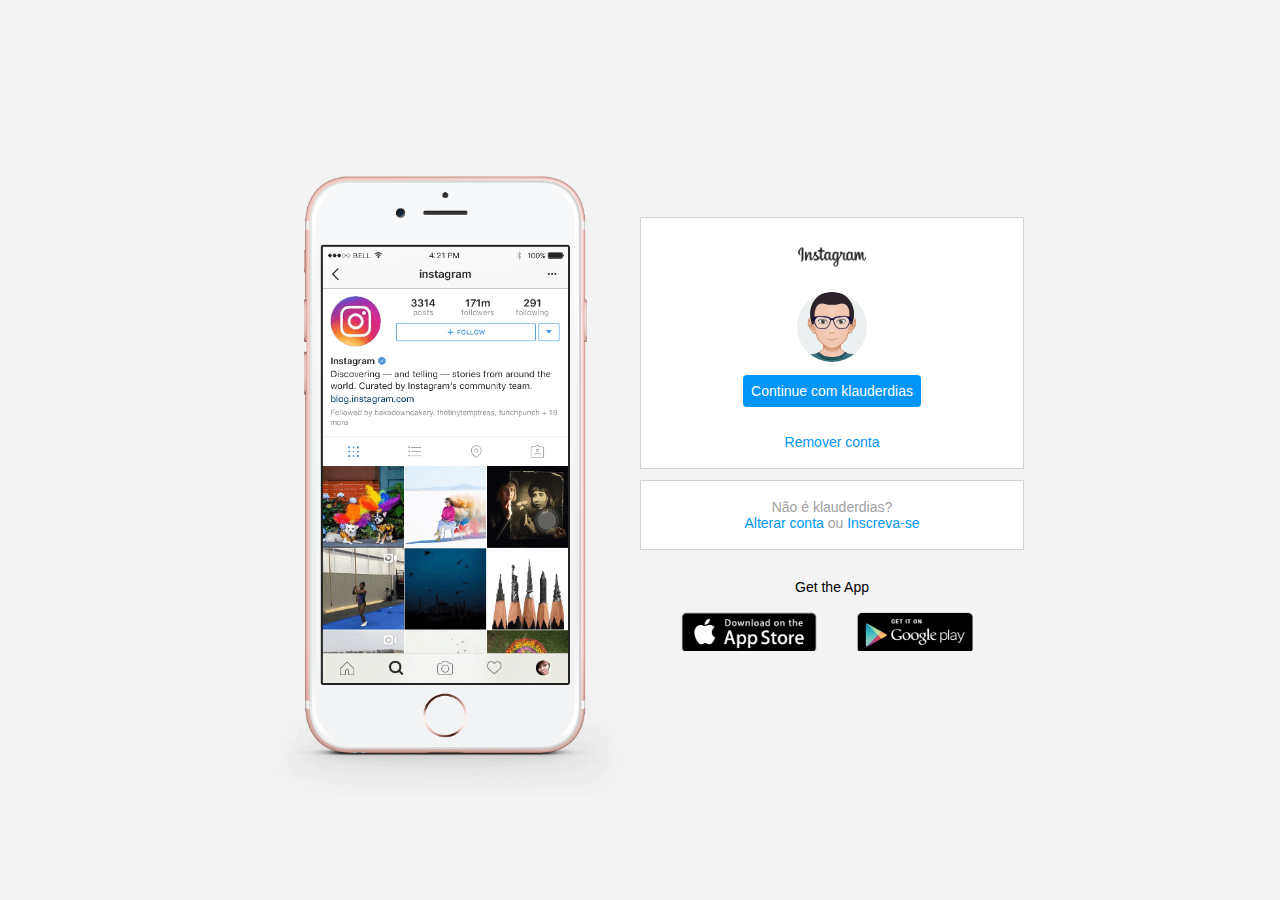
<file: 04_Instagram/index.html>
<!DOCTYPE html>
<html lang="pt-br">
    <head>
        <meta charset="utf-8">
        <meta name="viewport" content="width=device-width, initial-scale=1.0">
        <title>Instagram</title>
        <link rel="stylesheet" href="./css/style.css">
    </head>
    <body>
        <div class="instagram-wrapper">
            <div class="instagram-phone">
                <img src="./img/instagram-phone.png" alt="phone" >
            </div>
            <div class="instagram-continue">
                <div class="group">
                    <img src="./img/instagram-logo.png" class="instagram-logo" alt="Instagram logo">
                    <div class="profile-photo">
                        <img src="./img/instragram-profile.png" alt="Profile photo">
                    </div>
                    <a href="#" class="instagram-login">Continue com klauderdias</a>
                    <a href="#" class="instagram-logout"> Remover conta</a>
                </div>
                <div class="group">
                    <p class="not-account">Não é klauderdias?</p>
                    <p class="not-account">
                        <span class="link-blue">Alterar conta</span>
                        ou                        
                        <span class="link-blue">Inscreva-se</span>
                    </p>
                </div>
                <div class="get-the-app">
                    <p class="get-app">Get the App</p>
                    <div class="download">
                        <a href="https://apps.apple.com/br/app/instagram/id389801252" target="_blank" class="app-download"></a>
                        <a href="https://play.google.com/store/apps/details?id=com.instagram.android" target="_blank" class="app-download"></a>                        
                    </div>
                </div>
            </div>
        </div>
    </body>
</html>
</file>
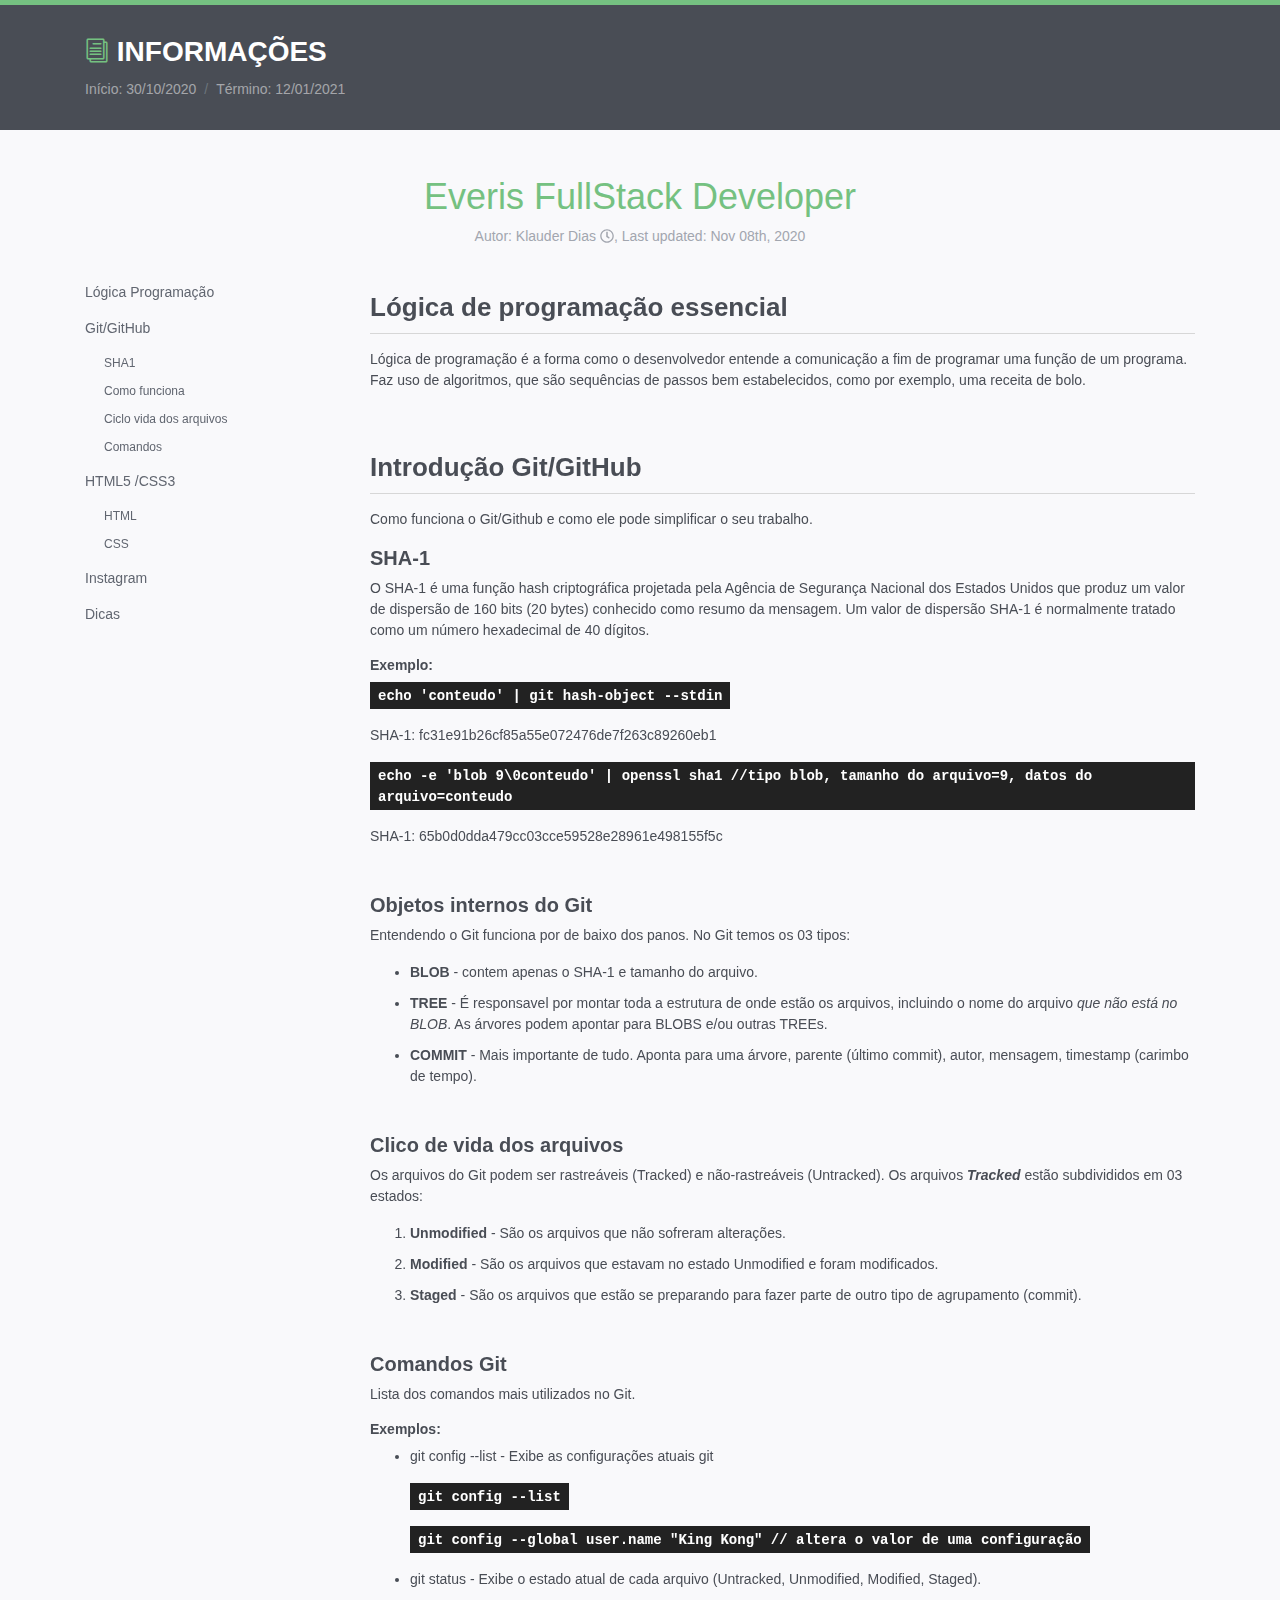
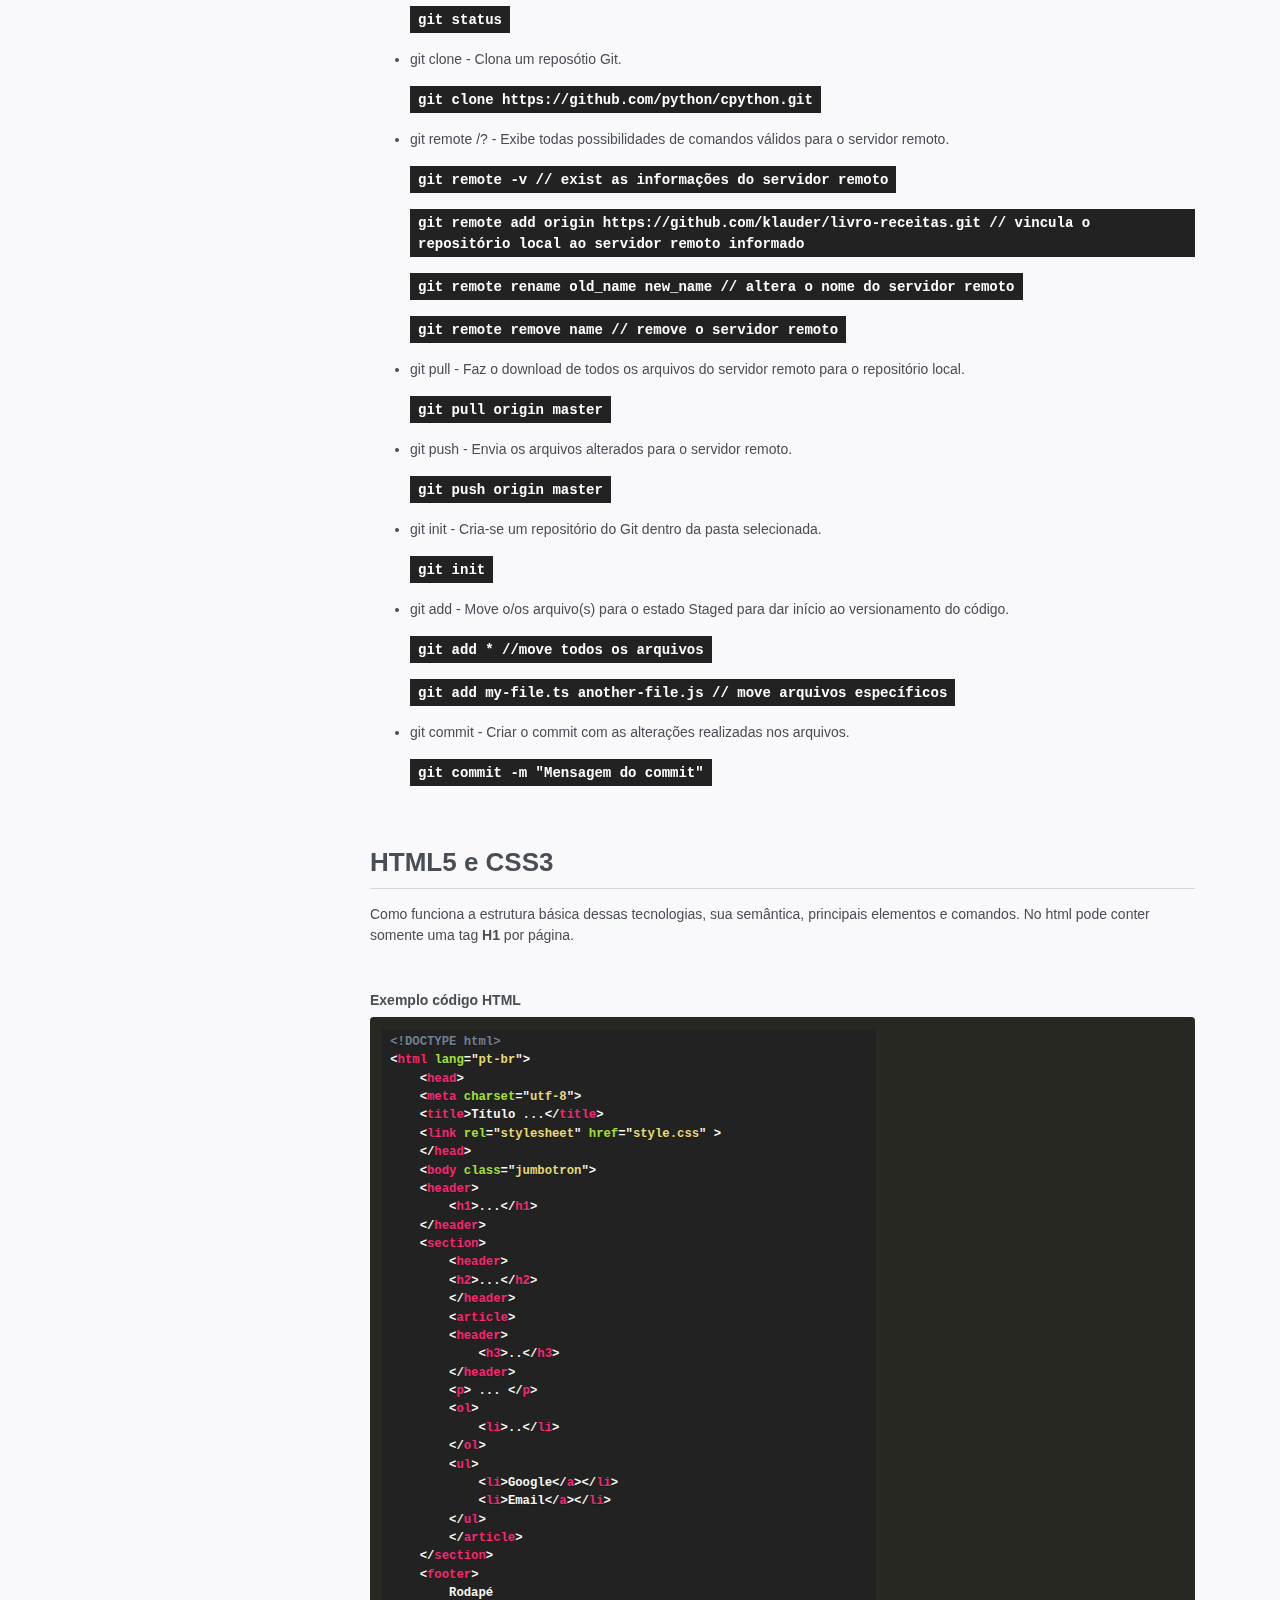
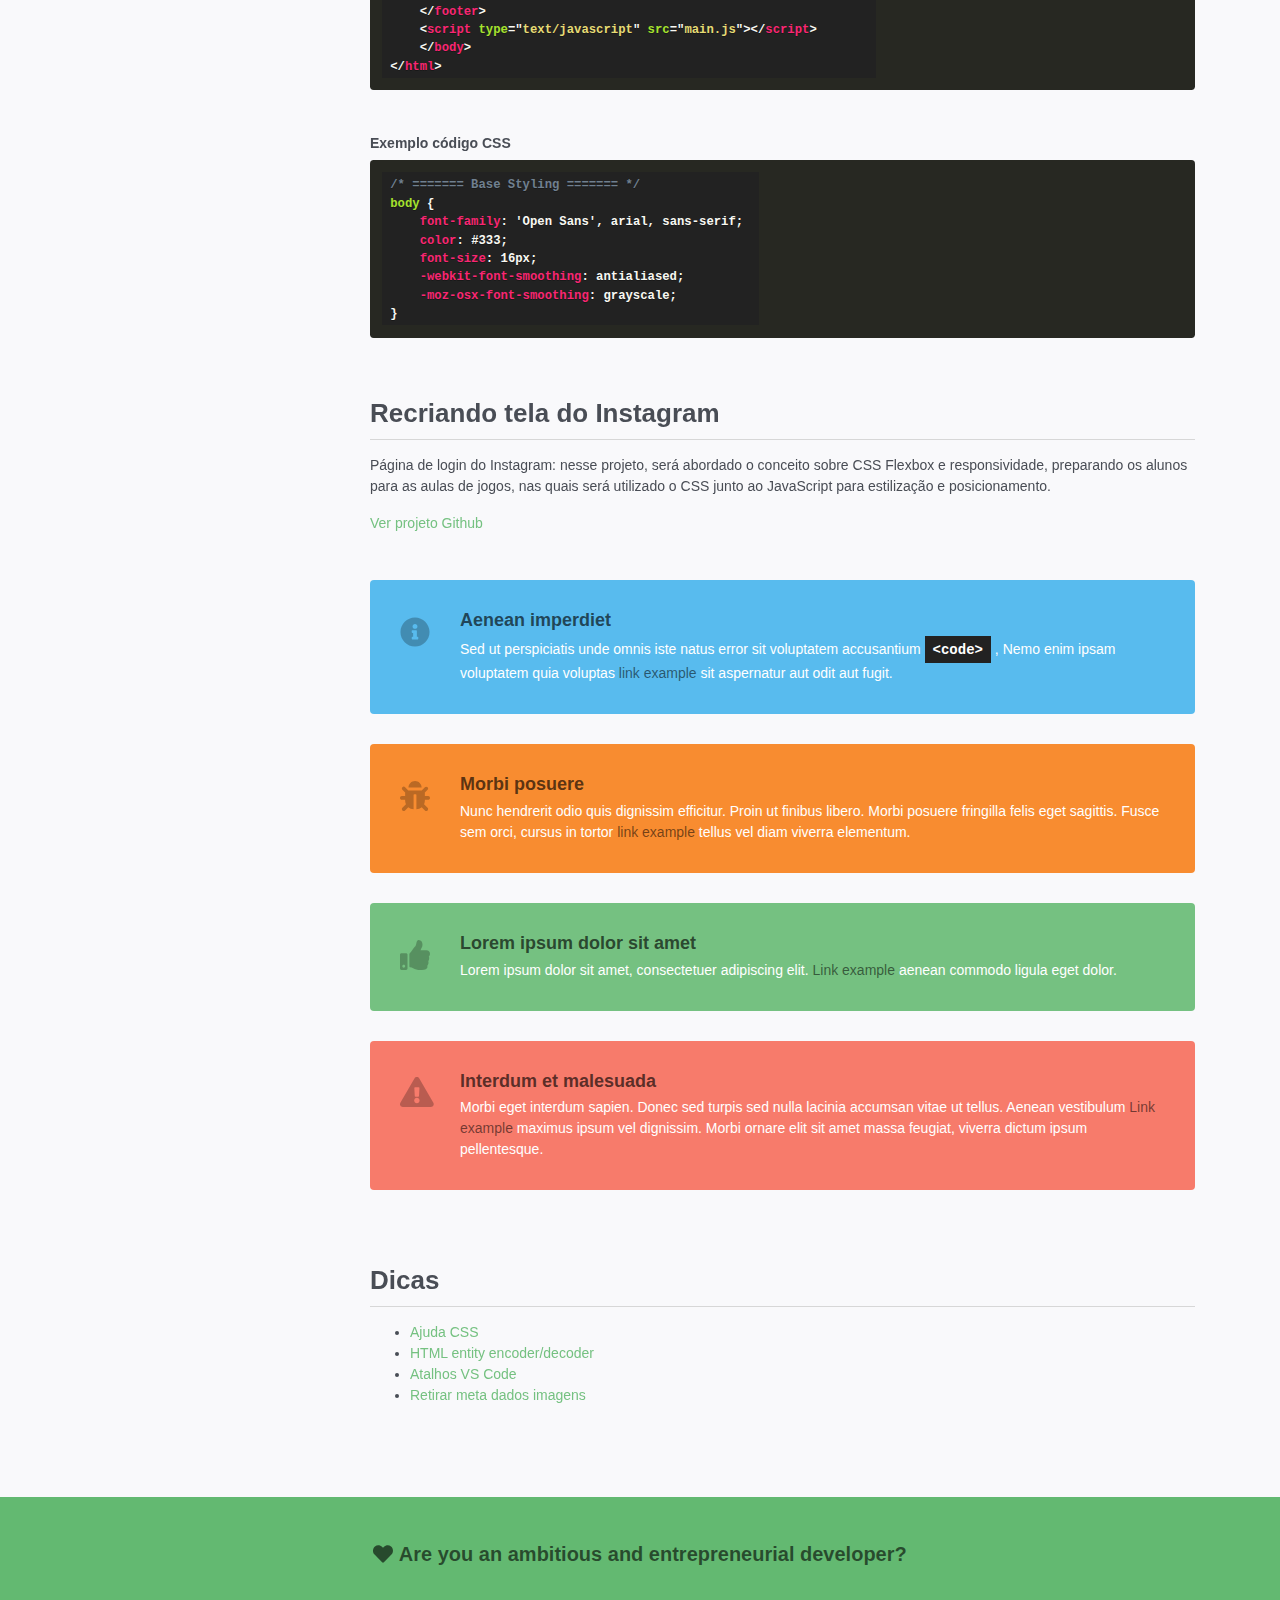
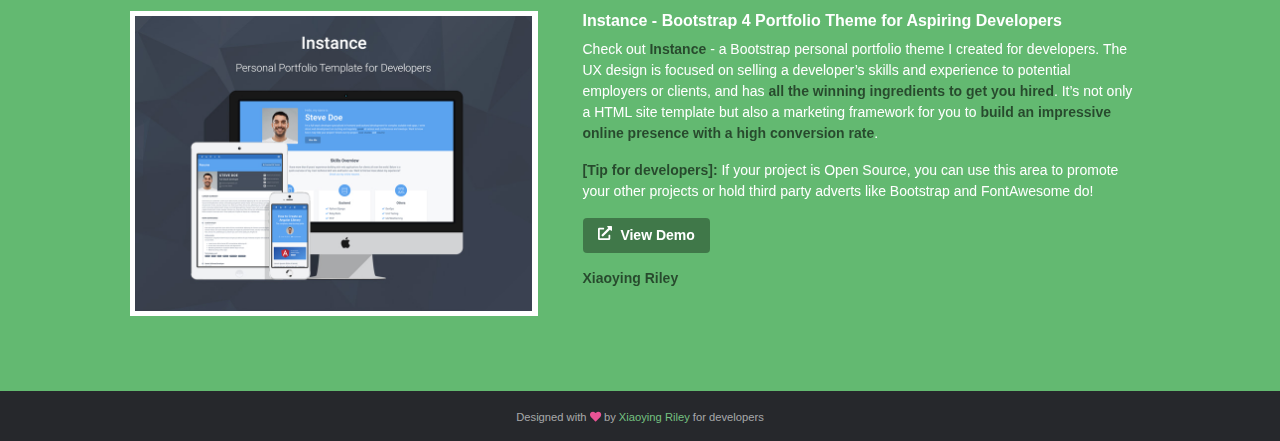
<file: docs/index.html>
<!DOCTYPE html>
<html lang="pt-br">
<head>

    <title>everis FullStack Developer</title>

    <!-- Meta -->
    <meta charset="utf-8">
    <meta http-equiv="X-UA-Compatible" content="IE=edge">
    <meta name="viewport" content="width=device-width, initial-scale=1.0">
    <meta name="description" content="Curso Full Stack Developer Everis, Everis, Angular, Html 5, ES6, Typescript">
    <meta name="author" content="Klauder Felipe Dias">    
    <link rel="shortcut icon" href="assets/images/favicon-everis-full-stack-developer.ico">  
    
    <!-- FontAwesome JS -->
    <script defer src="assets/fontawesome/js/all.js"></script>
    <!-- Global CSS -->
    <link rel="stylesheet" href="assets/plugins/bootstrap/css/bootstrap.min.css">   
    <!-- Plugins CSS -->    
    <link rel="stylesheet" href="assets/plugins/prism/prism.css">
    <link rel="stylesheet" href="assets/plugins/elegant_font/css/style.css">  
      
    <!-- Theme CSS -->
    <link id="theme-style" rel="stylesheet" href="assets/css/styles.css">
    
    
</head> 

<body class="body-green">
    <div class="page-wrapper">
        
        <!-- ******Header****** -->
        <header id="header" class="header">
            <div class="container">
                <div class="branding">
                    <h1 class="logo">
                        <a href="index.html">
                            <span aria-hidden="true" class="icon_documents_alt icon"></span>
                            <span class="text-highlight"></span><span class="text-bold">Informações</span>
                        </a>
                    </h1>
                    
                </div><!--//branding-->
                
                <ol class="breadcrumb">
                    <li class="breadcrumb-item">Início: 30/10/2020</li>
                    <li class="breadcrumb-item">Término: 12/01/2021</li>
                </ol>
                
            </div><!--//container-->
        </header><!--//header-->

        <div class="doc-wrapper">
            <div class="container">

                <div id="doc-header" class="doc-header text-center">
                    <h1 class="doc-title">Everis FullStack Developer</h1>
                    <div class="meta">Autor: Klauder Dias <i class="far fa-clock"></i>, Last updated: Nov 08th, 2020</div>
                </div><!--//doc-header-->

                <div class="doc-body row">
                    <div class="doc-content col-md-9 col-12 order-1">
                        <div class="content-inner">

                            <section id="lp-section" class="doc-section">
                                <h2 class="section-title">Lógica de programação essencial</h2>
                                <div class="section-block">
                                    <p>Lógica de programação é a forma como o desenvolvedor entende a comunicação a fim de programar uma função de um programa. Faz uso de algoritmos, que são sequências de passos bem estabelecidos, como por exemplo, uma receita de bolo. </p>                                    
                                </div>
                            </section><!--//lp-section-->

                            <section id="git-github-section" class="doc-section">
                                <h2 class="section-title">Introdução Git/GitHub</h2>

                                <div id="step1"  class="section-block">
                                    <p>Como funciona o Git/Github e como ele pode simplificar o seu trabalho.</p>
                                    <h3 class="block-title">SHA-1</h3>
                                    <p>
                                        O SHA-1 é uma função hash criptográfica projetada pela Agência de Segurança Nacional dos Estados Unidos que produz um valor de dispersão de 160 bits (20 bytes) conhecido como resumo da mensagem. Um valor de dispersão SHA-1 é normalmente tratado como um número hexadecimal de 40 dígitos.
                                    </p>
                                    <div class="code-block">
                                        <h6>Exemplo:</h6>
                                        <p><code>echo 'conteudo' | git hash-object --stdin</code></p>
                                        <p>SHA-1: fc31e91b26cf85a55e072476de7f263c89260eb1</p>
                                        <p><code>echo -e 'blob 9\0conteudo' | openssl sha1  //tipo blob, tamanho do arquivo=9, datos do arquivo=conteudo</code></p>
                                        <p>SHA-1: 65b0d0dda479cc03cce59528e28961e498155f5c</p>
                                    </div><!--//code-block-->

                                </div><!--//section-block-->

                                <div id="step2"  class="section-block">
                                    <h3 class="block-title">Objetos internos do Git</h3>
                                    <p>Entendendo o Git funciona por de baixo dos panos. No Git temos os 03 tipos:</p>

                                    <ul class="list">
                                        <li><span class="font-weight-bold">BLOB</span> - contem apenas o SHA-1 e tamanho do arquivo.</li>
                                        <li><span class="font-weight-bold">TREE</span> - É responsavel por montar toda a estrutura de onde estão os arquivos, incluindo o nome do arquivo  <span class="font-italic"> que não está no BLOB</span>. As árvores podem apontar para BLOBS e/ou outras TREEs.</li>
                                        <li><span class="font-weight-bold">COMMIT</span> - Mais importante de tudo. Aponta para uma árvore, parente (último commit), autor, mensagem, timestamp (carimbo de tempo).</li>                                        
                                    </ul>                                    
                                </div><!--//section-block-->
                                
                                <div id="step3"  class="section-block">
                                    <h3 class="block-title">Clico de vida dos arquivos</h3>
                                    <p>
                                        Os arquivos do Git podem ser rastreáveis (Tracked) e não-rastreáveis (Untracked).                                        
                                        Os arquivos <span class="font-weight-bold font-italic">Tracked</span> estão subdivididos em 03 estados:
                                    </p>
                                    
                                    <ol class="list">
                                        <li><span class="font-weight-bold">Unmodified</span> - São os arquivos que não sofreram alterações.</li>
                                        <li><span class="font-weight-bold">Modified</span> - São os arquivos que estavam no estado Unmodified e foram modificados.</li>
                                        <li><span class="font-weight-bold">Staged</span> - São os arquivos que estão se preparando para fazer parte de outro tipo de agrupamento (commit).</li>
                                    </ol>     
                                    
                                </div><!--//section-block-->
                                
                                <div id="step4"  class="section-block">
                                    <h3 class="block-title">Comandos Git</h3>
                                    <p>
                                        Lista dos comandos mais utilizados no Git.
                                    </p>
                                    <div class="code-block">
                                        <h6>Exemplos:</h6>
                                        <ul class="list">
                                            <li>
                                                <p> 
                                                    <span class="text-bold">git config --list</span> - Exibe as configurações atuais git
                                                </p>
                                                <p>
                                                    <code>git config --list </code>  <br/>
                                                </p>
                                                <p>
                                                    <code>git config --global user.name "King Kong" // altera o valor de uma configuração  </code>   
                                                </p>
                                            </li>
                                            <li>
                                                <p> 
                                                    <span class="text-bold">git status</span> - Exibe o estado atual de cada arquivo (Untracked, Unmodified, Modified, Staged).
                                                </p>
                                                <p>
                                                    <code>git status </code>    
                                                </p>
                                            </li>
                                            <li>
                                                <p> 
                                                    <span class="text-bold">git clone</span> - Clona um reposótio Git.
                                                </p>
                                                <p>
                                                    <code>git clone https://github.com/python/cpython.git</code>    
                                                </p>
                                            </li>
                                            <li>
                                                <p> 
                                                    <span class="text-bold">git remote /? </span> - Exibe todas possibilidades de comandos válidos para o servidor remoto.
                                                </p>
                                                <p>
                                                    <code>git remote -v  // exist as informações do servidor remoto </code> <br />
                                                </p>
                                                <p>
                                                    <code>git remote add origin https://github.com/klauder/livro-receitas.git // vincula o repositório local ao servidor remoto informado</code>   
                                                </p>
                                                <p>
                                                    <code>git remote rename old_name new_name // altera o nome do servidor remoto</code>   
                                                </p>
                                                <p>
                                                    <code>git remote remove name // remove o servidor remoto</code>   
                                                </p>
                                            </li>                                              
                                            <li>
                                                <p> 
                                                    <span class="text-bold">git pull</span> - Faz o download de todos os arquivos do servidor remoto para o repositório local.
                                                </p>
                                                <p>
                                                    <code>git pull origin master</code>    
                                                </p>
                                            </li>
                                            <li>
                                                <p> 
                                                    <span class="text-bold">git push</span> - Envia os arquivos alterados para o servidor remoto.
                                                </p>
                                                <p>
                                                    <code>git push origin master</code>    
                                                </p>
                                            </li>
                                            <li>
                                                <p>
                                                    <span class="text-bold">git init</span> - Cria-se um repositório do Git dentro da pasta selecionada.
                                                </p>
                                                <p>
                                                    <code>git init </code>    
                                                </p>
                                            </li>
                                            <li>
                                                <p> 
                                                    <span class="text-bold">git add</span> - Move o/os arquivo(s) para o estado Staged para dar início ao versionamento do código.
                                                </p>
                                                <p>
                                                    <code>git add * //move todos os arquivos</code> <br />
                                                </p>
                                                <p>
                                                    <code>git add my-file.ts another-file.js // move arquivos específicos</code>
                                                </p>
                                            </li>
                                            <li>
                                                <p> 
                                                    <span class="text-bold">git commit</span> - Criar o commit com as alterações realizadas nos arquivos.                                                                                          
                                                </p>
                                                <p>
                                                    <code>git commit -m "Mensagem do commit"</code>   
                                                </p>
                                            </li>
                                        </ul>
                                        
                                    </div><!--//code-block-->

                                </div><!--//section-block-->

                            </section><!--//git-github-section-->
                            
                            <section id="html-css-section" class="doc-section">
                                <h2 class="section-title">HTML5 e CSS3</h2>
                                <div class="section-block">
                                    <p>
                                        Como funciona a estrutura básica dessas tecnologias, sua semântica, principais elementos e comandos.
                                        No html pode conter somente uma tag <span class="font-weight-bold">H1</span> por página.
                                    </p>
                                </div><!--//section-block-->

                                <div id="html" class="section-block">                                    
                                    <div class="code-block">
                                        <h6>Exemplo código HTML</h6>
<pre><code class="language-markup">&#x3C;!DOCTYPE html&#x3E;
&#x3C;html lang=&#x22;pt-br&#x22;&#x3E;
    &#x3C;head&#x3E;
    &#x3C;meta charset=&#x22;utf-8&#x22;&#x3E;
    &#x3C;title&#x3E;T&#xED;tulo ...&#x3C;/title&#x3E;
    &#x3C;link rel=&#x22;stylesheet&#x22; href=&#x22;style.css&#x22; &#x3E;
    &#x3C;/head&#x3E;
    &#x3C;body class=&#x22;jumbotron&#x22;&#x3E;
    &#x3C;header&#x3E;
        &#x3C;h1&#x3E;...&#x3C;/h1&#x3E;
    &#x3C;/header&#x3E;
    &#x3C;section&#x3E;
        &#x3C;header&#x3E;
        &#x3C;h2&#x3E;...&#x3C;/h2&#x3E;
        &#x3C;/header&#x3E;
        &#x3C;article&#x3E;
        &#x3C;header&#x3E;
            &#x3C;h3&#x3E;..&#x3C;/h3&#x3E;
        &#x3C;/header&#x3E;
        &#x3C;p&#x3E; ...&#x9;&#x3C;/p&#x3E;
        &#x3C;ol&#x3E;
            &#x3C;li&#x3E;..&#x3C;/li&#x3E;
        &#x3C;/ol&#x3E;
        &#x3C;ul&#x3E;
            &#x3C;li&#x3E;Google&#x3C;/a&#x3E;&#x3C;/li&#x3E;
            &#x3C;li&#x3E;Email&#x3C;/a&#x3E;&#x3C;/li&#x3E;
        &#x3C;/ul&#x3E;
        &#x3C;/article&#x3E;
    &#x3C;/section&#x3E;
    &#x3C;footer&#x3E;
        Rodap&#xE9;&#x9;&#x9;&#x9;
    &#x3C;/footer&#x3E;
    &#x3C;script type=&#x22;text/javascript&#x22; src=&#x22;main.js&#x22;&#x3E;&#x3C;/script&#x3E;       
    &#x3C;/body&#x3E;
&#x3C;/html&#x3E;</code>
</pre>
                                    </div><!--//code-block-->
                                </div><!--//section-block-->

                                <div id="css" class="section-block">
                                    <div class="code-block">
                                        <h6>Exemplo código CSS</h6>
                                        <pre><code class="language-css">/* ======= Base Styling ======= */
body {
    font-family: 'Open Sans', arial, sans-serif; 
    color: #333; 
    font-size: 16px; 
    -webkit-font-smoothing: antialiased; 
    -moz-osx-font-smoothing: grayscale; 
}</code></pre>
                                    </div><!--//code-block-->
                                </div><!--//section-block-->

                            </section><!--//html-css-section-->

                            <section id="instagram-section" class="doc-section">
                                <h2 class="section-title">Recriando tela do Instagram</h2>
                                <div class="section-block">
                                    <p>
                                        Página de login do Instagram: nesse projeto, será abordado o conceito sobre CSS Flexbox e responsividade, preparando os alunos para as aulas de jogos, nas quais será utilizado o CSS junto ao JavaScript para estilização e posicionamento.

                                        
                                    </p>

                                    <p>
                                        <a href="https://github.com/klauder/dio-instagram" target="_blank">Ver projeto Github</a>
                                    </p>
                                </div>

                                <div class="section-block">
                                    <div class="callout-block callout-info">
                                        <div class="icon-holder">
                                            <i class="fas fa-info-circle"></i>
                                        </div><!--//icon-holder-->
                                        <div class="content">
                                            <h4 class="callout-title">Aenean imperdiet</h4>
                                            <p>Sed ut perspiciatis unde omnis iste natus error sit voluptatem accusantium <code>&lt;code&gt;</code> , Nemo enim ipsam voluptatem quia voluptas <a href="#">link example</a> sit aspernatur aut odit aut fugit.</p>
                                        </div><!--//content-->
                                    </div><!--//callout-block-->
                                    
                                    <div class="callout-block callout-warning">
                                        <div class="icon-holder">
                                            <i class="fas fa-bug"></i>
                                        </div><!--//icon-holder-->
                                        <div class="content">
                                            <h4 class="callout-title">Morbi posuere</h4>
                                            <p>Nunc hendrerit odio quis dignissim efficitur. Proin ut finibus libero. Morbi posuere fringilla felis eget sagittis. Fusce sem orci, cursus in tortor <a href="#">link example</a> tellus vel diam viverra elementum.</p>
                                        </div><!--//content-->
                                    </div><!--//callout-block-->
                                    
                                    <div class="callout-block callout-success">
                                        <div class="icon-holder">
                                            <i class="fas fa-thumbs-up"></i>
                                        </div><!--//icon-holder-->
                                        <div class="content">
                                            <h4 class="callout-title">Lorem ipsum dolor sit amet</h4>
                                            <p>Lorem ipsum dolor sit amet, consectetuer adipiscing elit. <a href="#">Link example</a> aenean commodo ligula eget dolor.</p>
                                        </div><!--//content-->
                                    </div><!--//callout-block-->
                                    
                                    <div class="callout-block callout-danger">
                                        <div class="icon-holder">
                                            <i class="fas fa-exclamation-triangle"></i>
                                        </div><!--//icon-holder-->
                                        <div class="content">
                                            <h4 class="callout-title">Interdum et malesuada</h4>
                                            <p>Morbi eget interdum sapien. Donec sed turpis sed nulla lacinia accumsan vitae ut tellus. Aenean vestibulum <a href="#">Link example</a> maximus ipsum vel dignissim. Morbi ornare elit sit amet massa feugiat, viverra dictum ipsum pellentesque. </p>
                                        </div><!--//content-->
                                    </div><!--//callout-block-->
                                </div>
                            </section><!--//instagram-section-->

                            <section id="dicas-section" class="doc-section">
                                <h2 class="section-title">Dicas</h2>
                                <div class="section-block">
                                    <ul>
                                        <li>
                                            <a href="https://developer.mozilla.org/pt-BR/" target="_blank">Ajuda CSS </a>
                                        </li>
                                        <li>
                                            <a href="https://mothereff.in/html-entities" target="_blank">HTML entity encoder/decoder </a>
                                        </li>
                                        <li>
                                            <a href="https://www.linkedin.com/pulse/todos-os-atalhos-do-vs-code-mateus-barbosa/" target="_blank">Atalhos VS Code</a>
                                        </li>
                                        <li>
                                            <a href="http://tinypng.com/" target="_blank">Retirar meta dados imagens</a>
                                        </li>
                                    </ul>
                                </div>
                            </section><!--//dicas-section-->

                        </div><!--//content-inner-->
                    </div><!--//doc-content-->
                    
                    <div class="doc-sidebar col-md-3 col-12 order-0 d-none d-md-flex">
                        <div id="doc-nav" class="doc-nav">
	                        
	                            <nav id="doc-menu" class="nav doc-menu flex-column sticky">
	                                <a class="nav-link scrollto" href="#doc-section">Lógica Programação</a>
	                                <a class="nav-link scrollto" href="#git-github-section">Git/GitHub</a>
                                    <nav class="doc-sub-menu nav flex-column">
                                        <a class="nav-link scrollto" href="#step1">SHA1</a>
                                        <a class="nav-link scrollto" href="#step2">Como funciona</a>
                                        <a class="nav-link scrollto" href="#step3">Ciclo vida dos arquivos</a>
                                        <a class="nav-link scrollto" href="#step4">Comandos</a>
                                    </nav><!--//nav-->
	                                <a class="nav-link scrollto" href="#html-css-section">HTML5 /CSS3</a>
                                    <nav class="doc-sub-menu nav flex-column">
                                        <a class="nav-link scrollto" href="#html">HTML</a>
                                        <a class="nav-link scrollto" href="#css">CSS</a>
                                    </nav><!--//nav-->
	                                <a class="nav-link scrollto" href="#callouts-section">Instagram</a>
	                                <a class="nav-link scrollto" href="#dicas-section">Dicas</a>
	                            </nav><!--//doc-menu-->
	                        
                        </div>
                    </div><!--//doc-sidebar-->

                </div><!--//doc-body-->   

            </div><!--//container-->
            
        </div><!--//doc-wrapper-->
        
        <div id="promo-block" class="promo-block">
            <div class="container">
                <div class="promo-block-inner">
                    <h3 class="promo-title text-center"><i class="fas fa-heart"></i> <a href="https://themes.3rdwavemedia.com/bootstrap-templates/portfolio/instance-bootstrap-portfolio-theme-for-developers/" target="_blank">Are you an ambitious and entrepreneurial developer?</a></h3>
                    <div class="row">
                        <div class="figure-holder col-lg-5 col-md-6 col-12">
                            <div class="figure-holder-inner">
                                <a href="https://themes.3rdwavemedia.com/bootstrap-templates/portfolio/instance-bootstrap-portfolio-theme-for-developers/" target="_blank"><img class="img-fluid" src="assets/images/demo/instance-promo.jpg" alt="Instance Theme" /></a>
                                <a class="mask" href="https://themes.3rdwavemedia.com/bootstrap-templates/portfolio/instance-bootstrap-portfolio-theme-for-developers/"><i class="icon fa fa-heart pink"></i></a>
                                
                            </div>
                        </div><!--//figure-holder-->
                        <div class="content-holder col-lg-7 col-md-6 col-12">
                            <div class="content-holder-inner">
                                <div class="desc">
                                    <h4 class="content-title"><strong> Instance - Bootstrap 4 Portfolio Theme for Aspiring Developers</strong></h4>
                                    <p>Check out <a href="https://themes.3rdwavemedia.com/bootstrap-templates/portfolio/instance-bootstrap-portfolio-theme-for-developers/" target="_blank">Instance</a> - a Bootstrap personal portfolio theme I created for developers. The UX design is focused on selling a developer’s skills and experience to potential employers or clients, and has <strong class="highlight">all the winning ingredients to get you hired</strong>. It’s not only a HTML site template but also a marketing framework for you to <strong class="highlight">build an impressive online presence with a high conversion rate</strong>. </p>
                                    <p><strong class="highlight">[Tip for developers]:</strong> If your project is Open Source, you can use this area to promote your other projects or hold third party adverts like Bootstrap and FontAwesome do!</p>
                                    <a class="btn btn-cta" href="https://themes.3rdwavemedia.com/bootstrap-templates/portfolio/instance-bootstrap-portfolio-theme-for-developers/" target="_blank"><i class="fas fa-external-link-alt"></i> View Demo</a>
                                    
                                </div><!--//desc-->
                                
                                
                                <div class="author"><a href="https://themes.3rdwavemedia.com">Xiaoying Riley</a></div>
                            </div><!--//content-holder-inner-->
                        </div><!--//content-holder-->
                    </div><!--//row-->
                </div><!--//promo-block-inner-->  
            </div><!--//container-->
        </div><!--//promo-block-->
        
    </div><!--//page-wrapper-->
    
    <footer id="footer" class="footer text-center">
        <div class="container">
            <!--/* This template is free as long as you keep the footer attribution link. If you'd like to use the template without the attribution link, you can buy the commercial license via our website: themes.3rdwavemedia.com Thank you for your support. :) */-->
            <small class="copyright">Designed with <i class="fas fa-heart"></i> by <a href="https://themes.3rdwavemedia.com/" target="_blank">Xiaoying Riley</a> for developers</small>
            
        </div><!--//container-->
    </footer><!--//footer-->
    
     
    <!-- Main Javascript -->          
    <script type="text/javascript" src="assets/plugins/jquery-3.4.1.min.js"></script>
    <script type="text/javascript" src="assets/plugins/bootstrap/js/bootstrap.min.js"></script>
    <script type="text/javascript" src="assets/plugins/prism/prism.js"></script>    
    <script type="text/javascript" src="assets/plugins/jquery-scrollTo/jquery.scrollTo.min.js"></script>      
    <script type="text/javascript" src="assets/plugins/stickyfill/dist/stickyfill.min.js"></script>                                                             
    <script type="text/javascript" src="assets/js/main.js"></script>
    
</body>
</html>
</file>
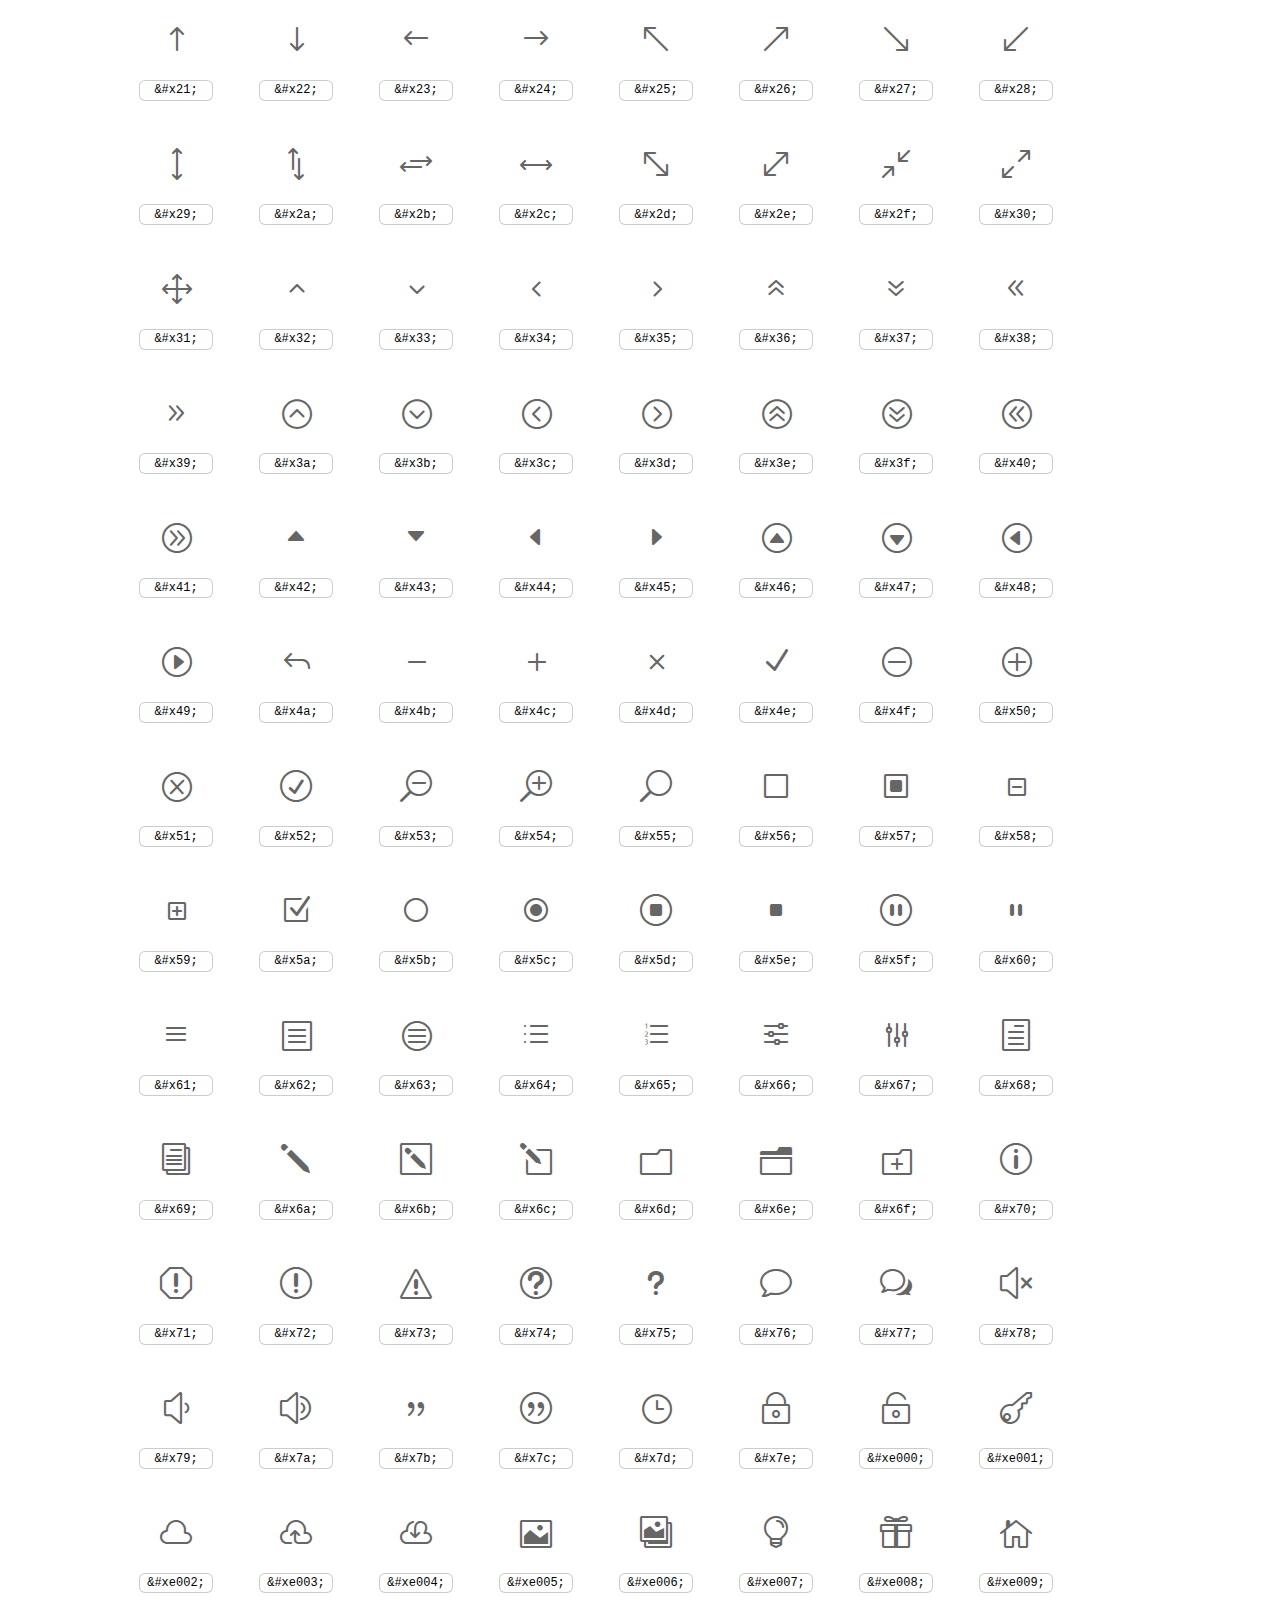
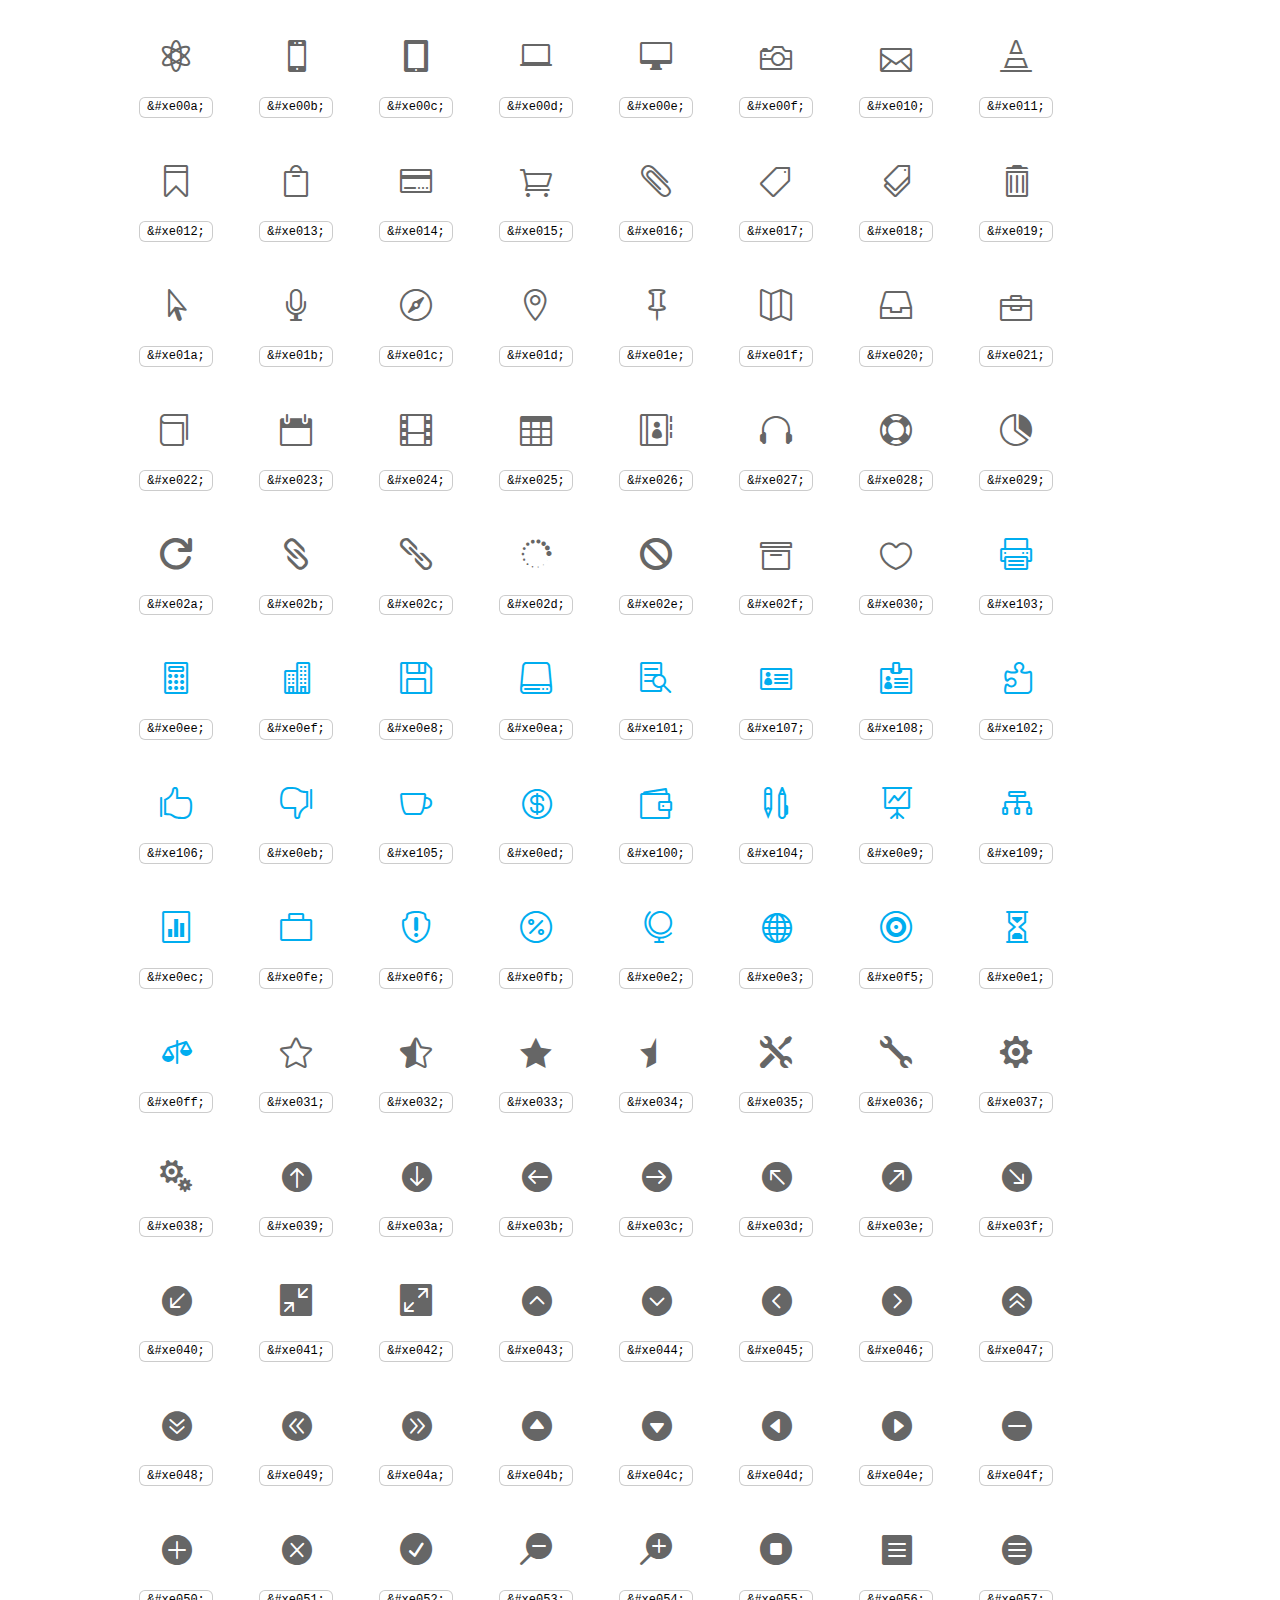
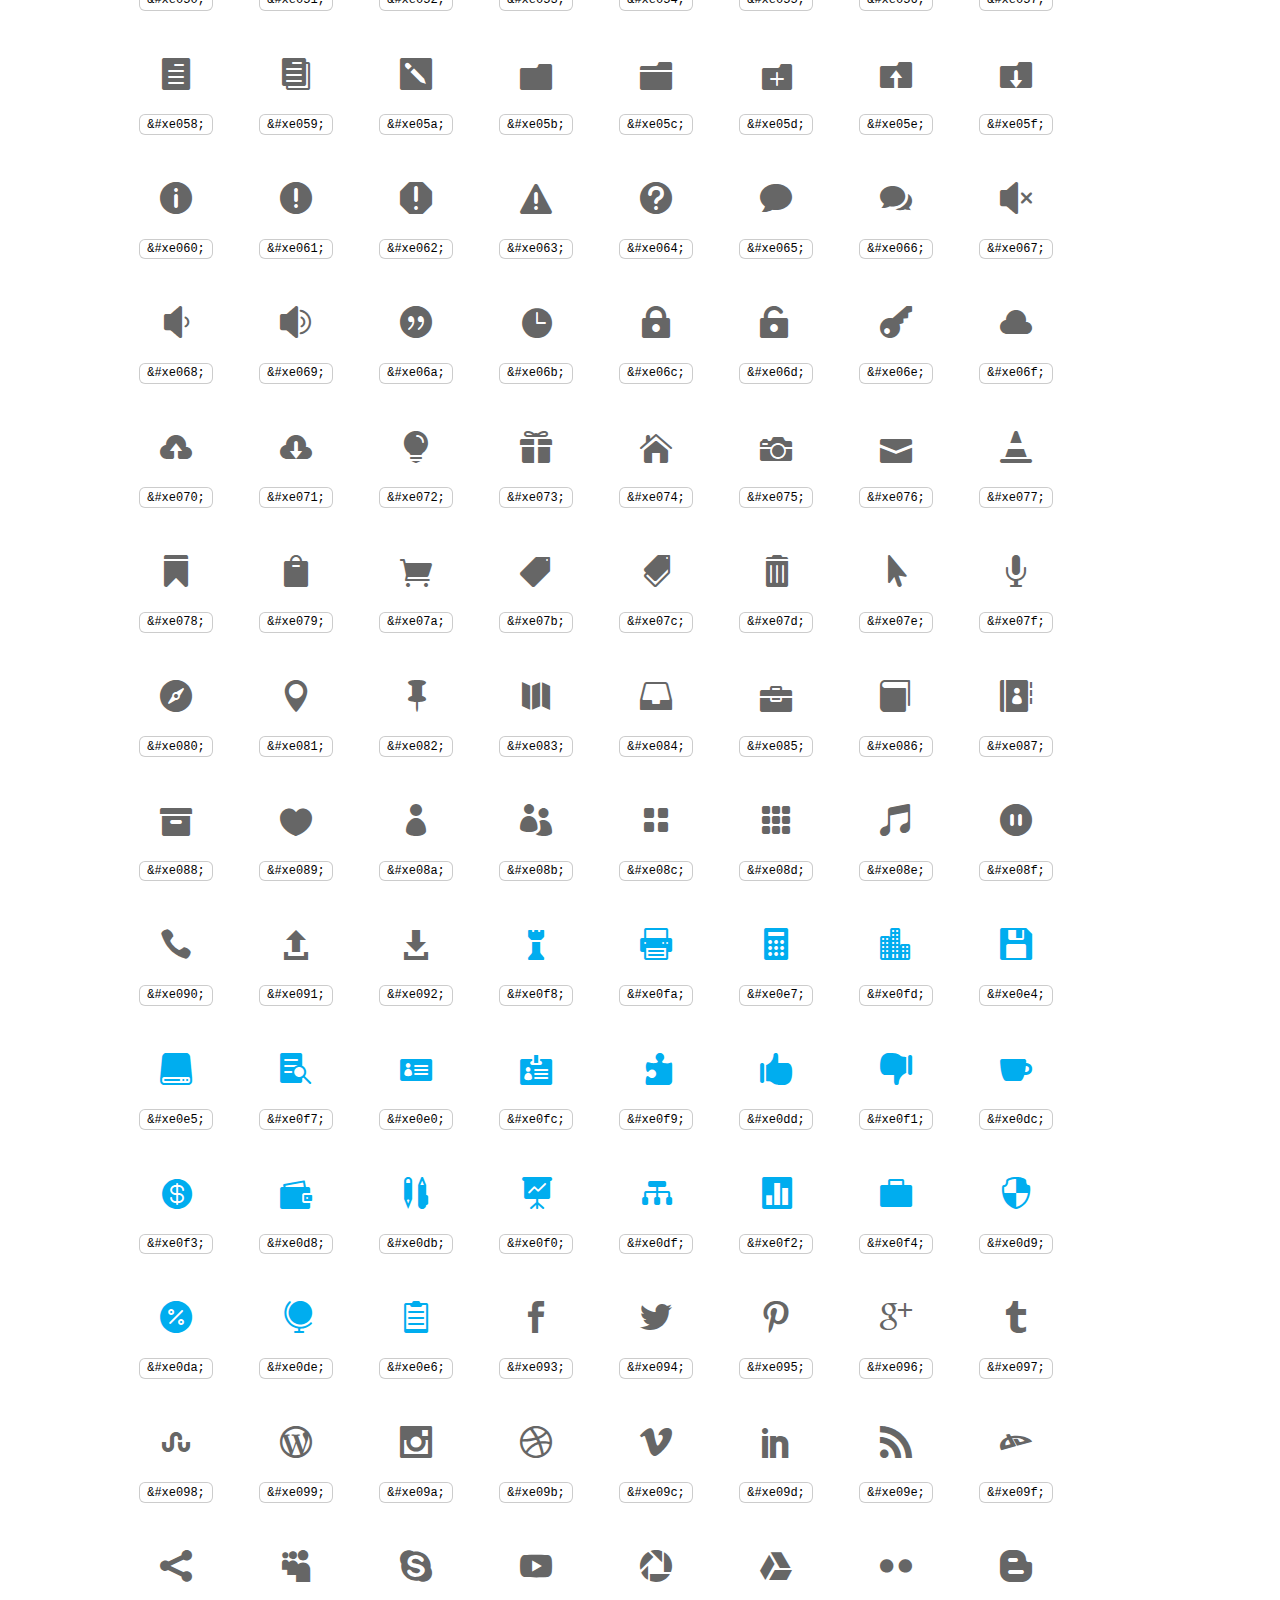
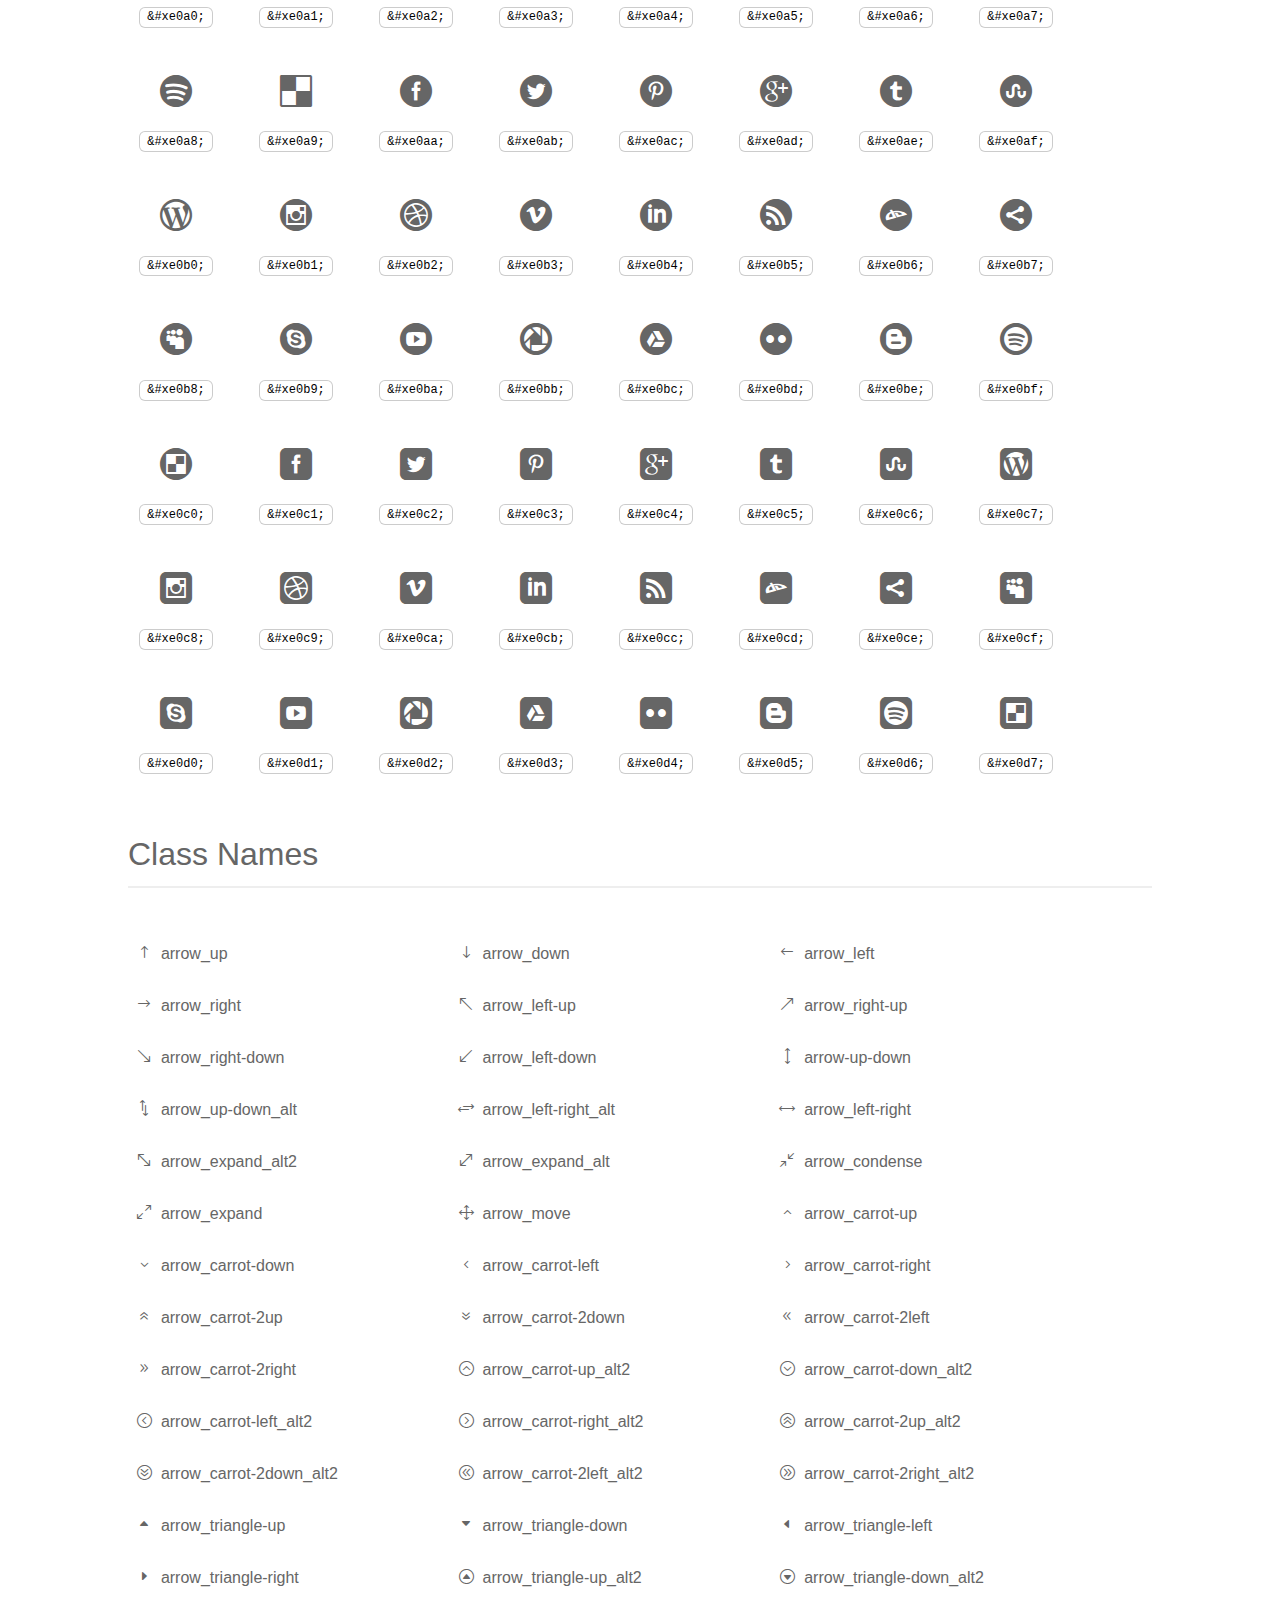
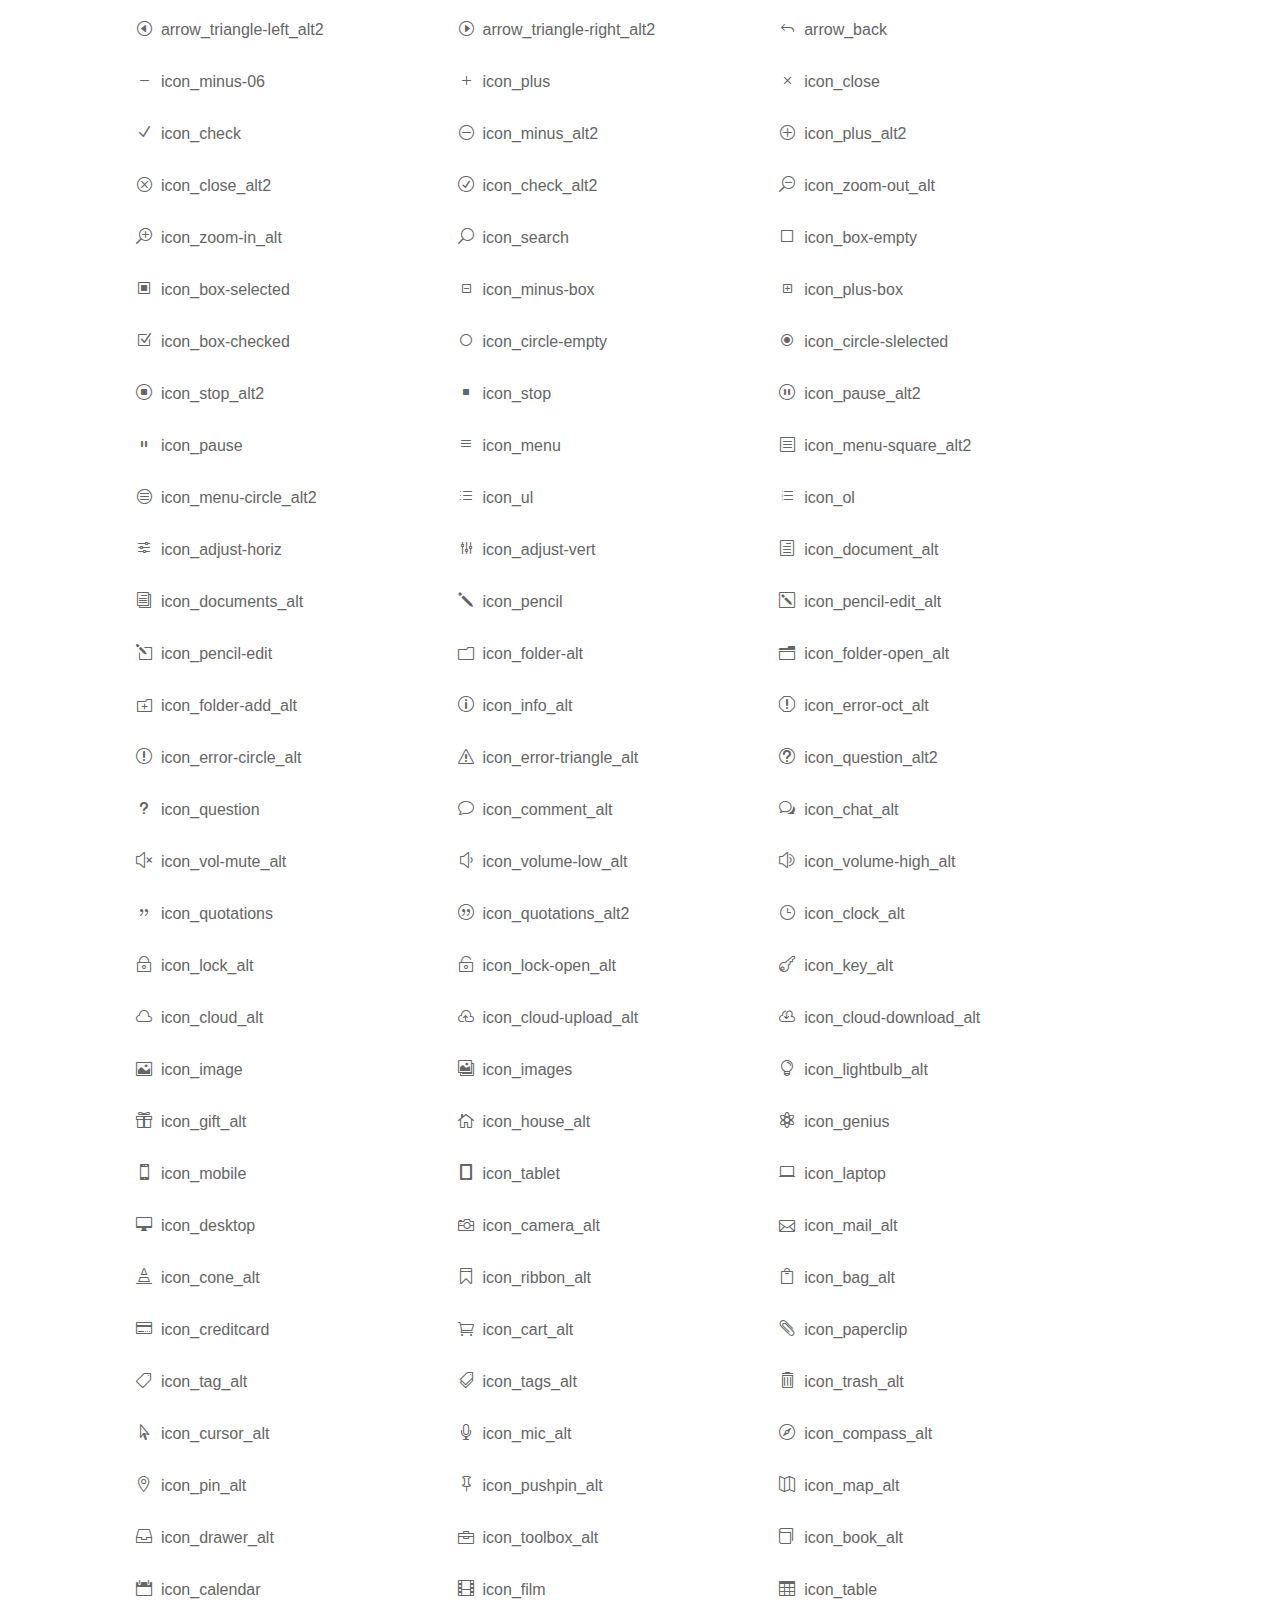
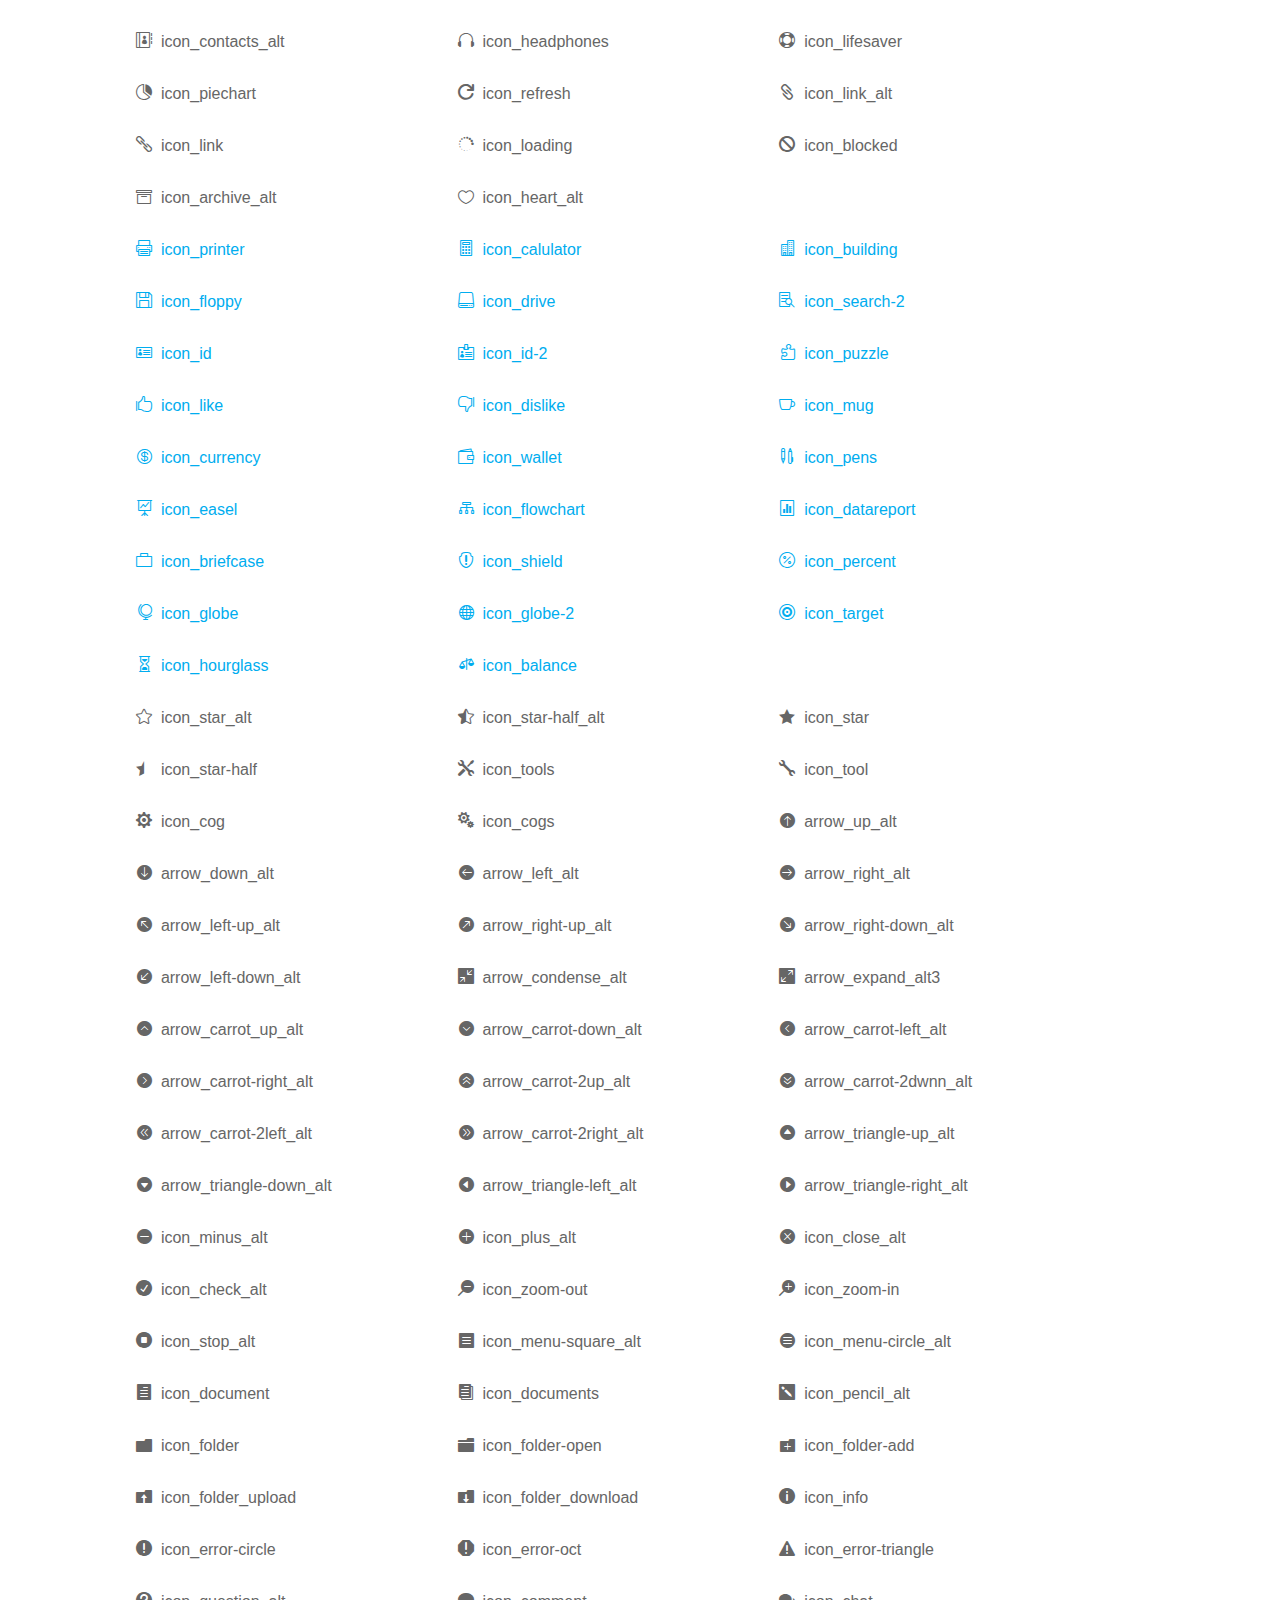
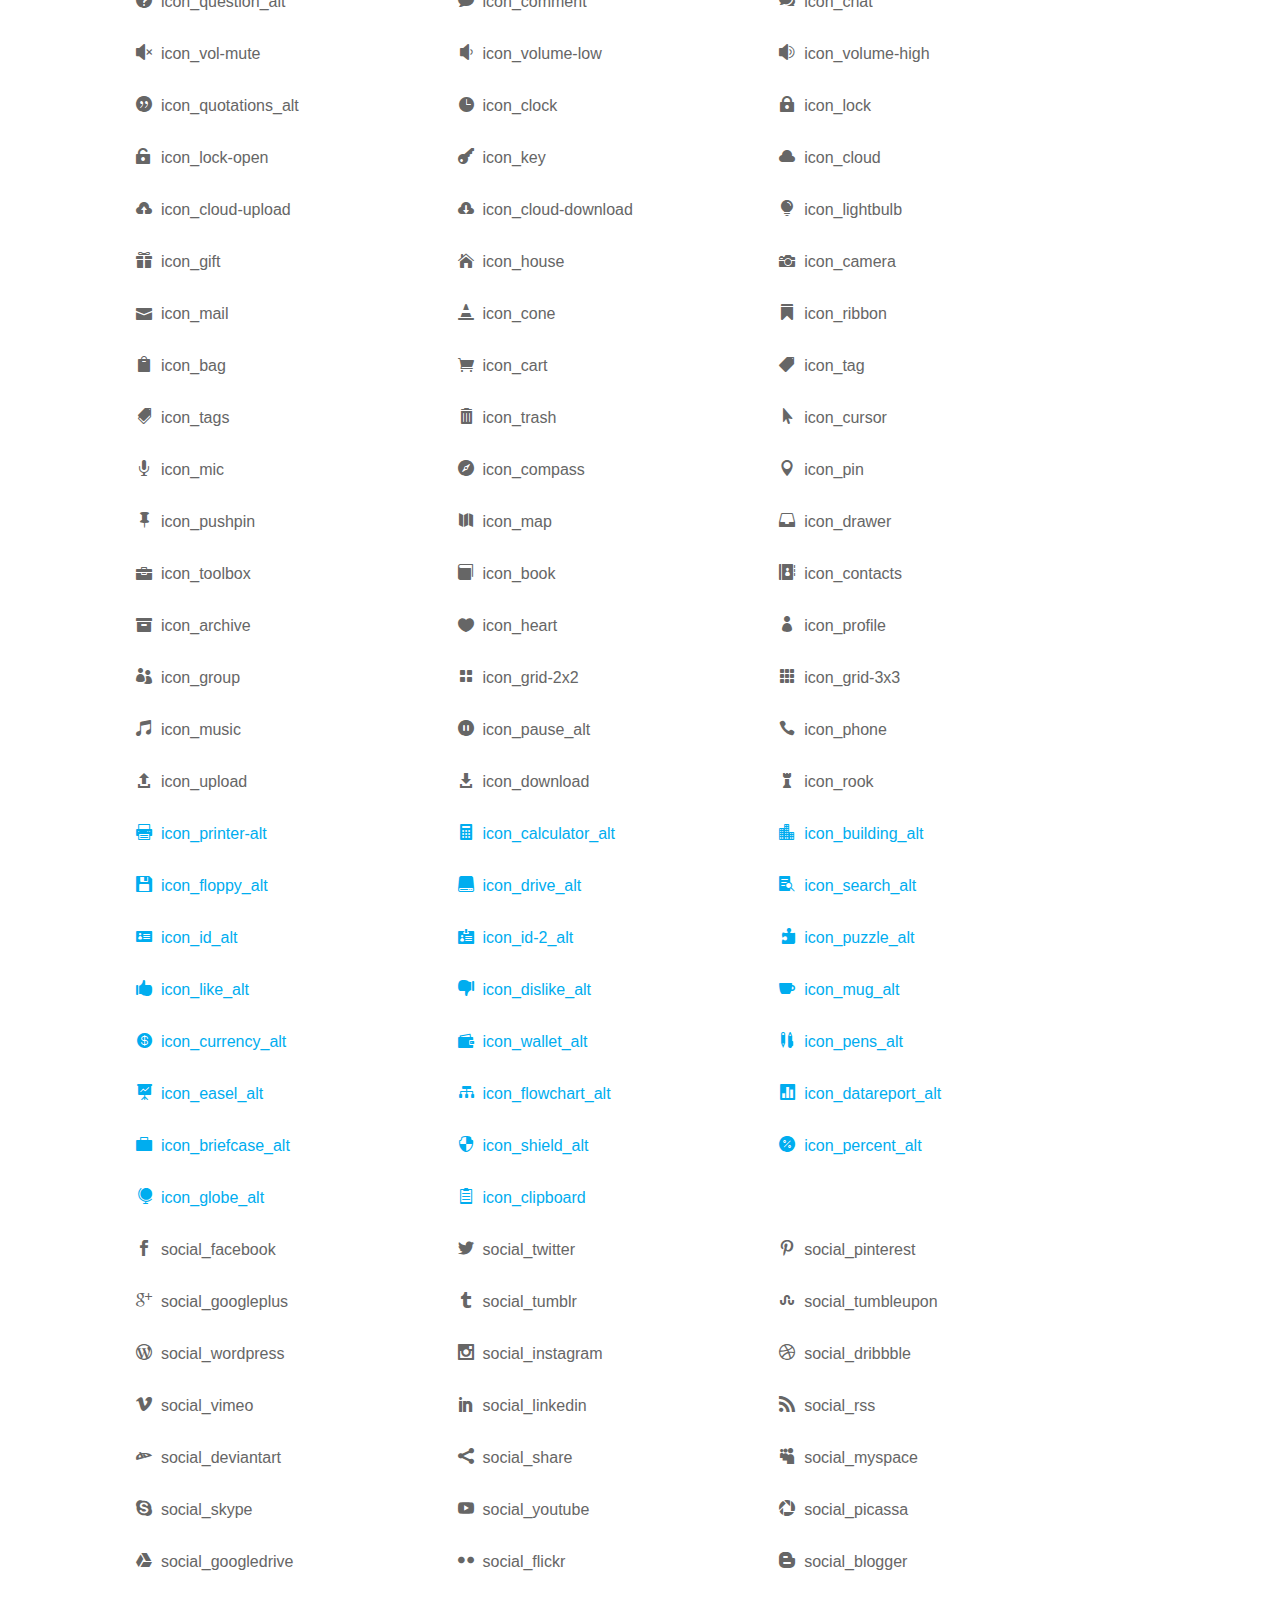
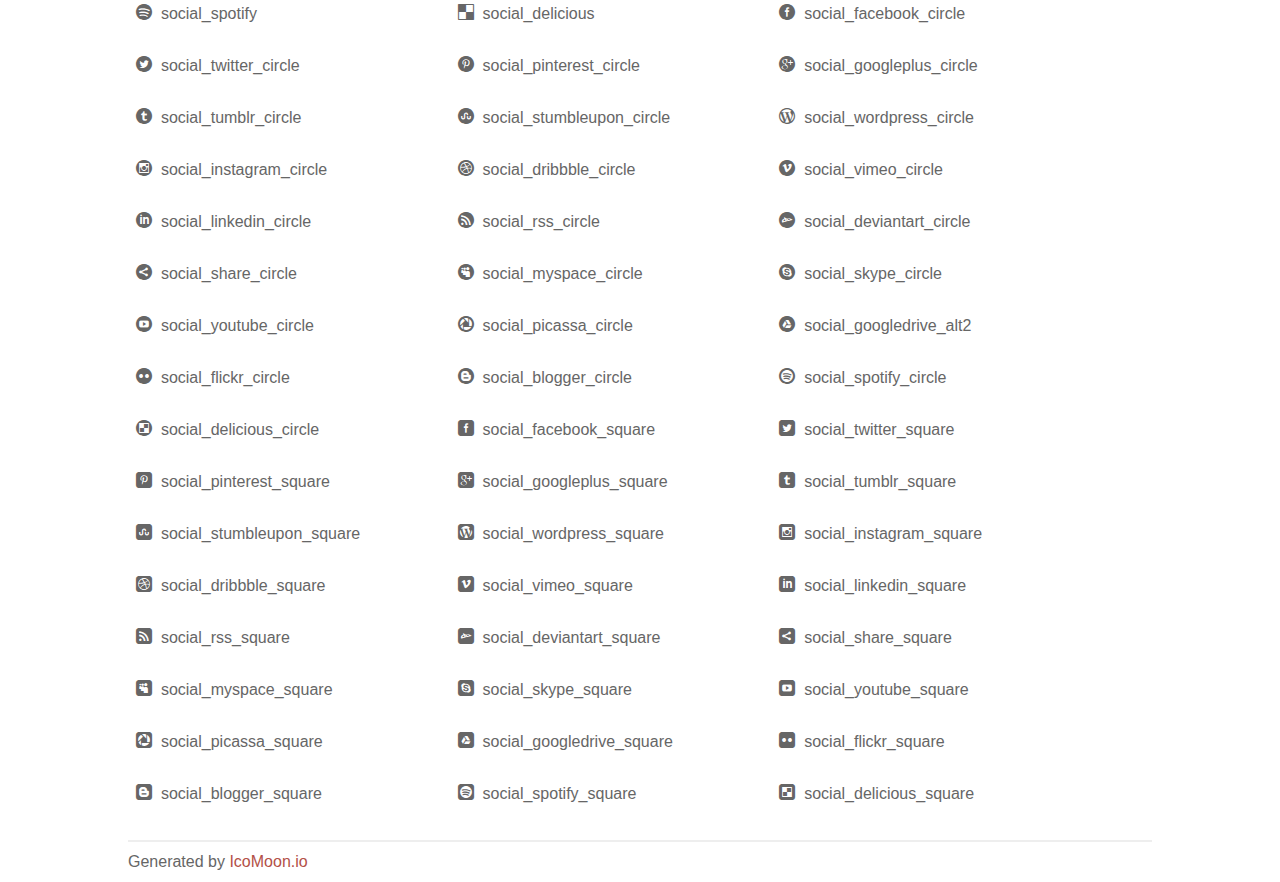
<file: docs/assets/plugins/elegant_font/css/index.html>
<!doctype html>
<html>
<head>
<title>Your Font/Glyphs</title>
<link rel="stylesheet" href="style.css" />
<!--[if lte IE 7]><script src="lte-ie7.js"></script><![endif]-->
<style>
	section, header, footer {display: block;}
	body {
		font-family: sans-serif;
		color: #666;
		line-height: 1.5;
		font-size: 1em;
	}
	* {
		-moz-box-sizing: border-box;
		-webkit-box-sizing: border-box;
		box-sizing: border-box;
		margin: 0;
		padding: 0;
	}
	.glyph {
		float: left;
		text-align: center;
		padding: .75em;
		margin: .4em 1.5em .75em 0;
		width: 6em;
		text-shadow: none;
	}
	
	.glyph input {
		font-family: consolas, monospace;
		font-size: 12px;
		width: 100%;
		text-align: center;
		border: 0;
		box-shadow: 0 0 0 1px #ccc;
		padding: .2em;
                -moz-border-radius: 5px;
                -webkit-border-radius: 5px;
	}
	
	

	.new {
		color:#00adef !important;
	}

	
	.w-main {
		width: 80%;
	}
	.centered {
		margin-left: auto;
		margin-right: auto;
	}
	.fs1 {
		font-size: 2em;
	}
	header {
		margin: 2em 0;
		padding-bottom: .5em;
		color: #666;
		box-shadow: 0 2px #eee;
	}
	header h1 {
		font-size: 2em;
		font-weight: normal;
	}
	.clearfix:before, .clearfix:after { content: ""; display: table; }
	.clearfix:after, .clear { clear: both; }
	footer {
		margin-top: 2em;
		padding: .5em 0;
		box-shadow: 0 -2px #eee;
	}
	a, a:visited {
		color: #B35047;
		text-decoration: none;
	}
	a:hover, a:focus {color: #000;}
	
	.box1 {
		font-size: 16px;
		display: inline-block;
		width: 30%;
		padding: .25em .5em;
		margin: 20px 10px 0 0;
	}
</style>
</head>
<body>
	<div class="w-main centered">
	<section class="mtm clearfix" id="glyphs">
	<div class="glyph">
		<div class="fs1" aria-hidden="true" data-icon="&#x21;"></div>
		<input type="text" readonly value="&amp;#x21;" />
	</div>
	<div class="glyph">
		<div class="fs1" aria-hidden="true" data-icon="&#x22;"></div>
		<input type="text" readonly value="&amp;#x22;" />
	</div>
	<div class="glyph">
		<div class="fs1" aria-hidden="true" data-icon="&#x23;"></div>
		<input type="text" readonly value="&amp;#x23;" />
	</div>
	<div class="glyph">
		<div class="fs1" aria-hidden="true" data-icon="&#x24;"></div>
		<input type="text" readonly value="&amp;#x24;" />
	</div>
	<div class="glyph">
		<div class="fs1" aria-hidden="true" data-icon="&#x25;"></div>
		<input type="text" readonly value="&amp;#x25;" />
	</div>
	<div class="glyph">
		<div class="fs1" aria-hidden="true" data-icon="&#x26;"></div>
		<input type="text" readonly value="&amp;#x26;" />
	</div>
	<div class="glyph">
		<div class="fs1" aria-hidden="true" data-icon="&#x27;"></div>
		<input type="text" readonly value="&amp;#x27;" />
	</div>
	<div class="glyph">
		<div class="fs1" aria-hidden="true" data-icon="&#x28;"></div>
		<input type="text" readonly value="&amp;#x28;" />
	</div>
	<div class="glyph">
		<div class="fs1" aria-hidden="true" data-icon="&#x29;"></div>
		<input type="text" readonly value="&amp;#x29;" />
	</div>
	<div class="glyph">
		<div class="fs1" aria-hidden="true" data-icon="&#x2a;"></div>
		<input type="text" readonly value="&amp;#x2a;" />
	</div>
	<div class="glyph">
		<div class="fs1" aria-hidden="true" data-icon="&#x2b;"></div>
		<input type="text" readonly value="&amp;#x2b;" />
	</div>
	<div class="glyph">
		<div class="fs1" aria-hidden="true" data-icon="&#x2c;"></div>
		<input type="text" readonly value="&amp;#x2c;" />
	</div>
	<div class="glyph">
		<div class="fs1" aria-hidden="true" data-icon="&#x2d;"></div>
		<input type="text" readonly value="&amp;#x2d;" />
	</div>
	<div class="glyph">
		<div class="fs1" aria-hidden="true" data-icon="&#x2e;"></div>
		<input type="text" readonly value="&amp;#x2e;" />
	</div>
	<div class="glyph">
		<div class="fs1" aria-hidden="true" data-icon="&#x2f;"></div>
		<input type="text" readonly value="&amp;#x2f;" />
	</div>
	<div class="glyph">
		<div class="fs1" aria-hidden="true" data-icon="&#x30;"></div>
		<input type="text" readonly value="&amp;#x30;" />
	</div>
	<div class="glyph">
		<div class="fs1" aria-hidden="true" data-icon="&#x31;"></div>
		<input type="text" readonly value="&amp;#x31;" />
	</div>
	<div class="glyph">
		<div class="fs1" aria-hidden="true" data-icon="&#x32;"></div>
		<input type="text" readonly value="&amp;#x32;" />
	</div>
	<div class="glyph">
		<div class="fs1" aria-hidden="true" data-icon="&#x33;"></div>
		<input type="text" readonly value="&amp;#x33;" />
	</div>
	<div class="glyph">
		<div class="fs1" aria-hidden="true" data-icon="&#x34;"></div>
		<input type="text" readonly value="&amp;#x34;" />
	</div>
	<div class="glyph">
		<div class="fs1" aria-hidden="true" data-icon="&#x35;"></div>
		<input type="text" readonly value="&amp;#x35;" />
	</div>
	<div class="glyph">
		<div class="fs1" aria-hidden="true" data-icon="&#x36;"></div>
		<input type="text" readonly value="&amp;#x36;" />
	</div>
	<div class="glyph">
		<div class="fs1" aria-hidden="true" data-icon="&#x37;"></div>
		<input type="text" readonly value="&amp;#x37;" />
	</div>
	<div class="glyph">
		<div class="fs1" aria-hidden="true" data-icon="&#x38;"></div>
		<input type="text" readonly value="&amp;#x38;" />
	</div>
	<div class="glyph">
		<div class="fs1" aria-hidden="true" data-icon="&#x39;"></div>
		<input type="text" readonly value="&amp;#x39;" />
	</div>
	<div class="glyph">
		<div class="fs1" aria-hidden="true" data-icon="&#x3a;"></div>
		<input type="text" readonly value="&amp;#x3a;" />
	</div>
	<div class="glyph">
		<div class="fs1" aria-hidden="true" data-icon="&#x3b;"></div>
		<input type="text" readonly value="&amp;#x3b;" />
	</div>
	<div class="glyph">
		<div class="fs1" aria-hidden="true" data-icon="&#x3c;"></div>
		<input type="text" readonly value="&amp;#x3c;" />
	</div>
	<div class="glyph">
		<div class="fs1" aria-hidden="true" data-icon="&#x3d;"></div>
		<input type="text" readonly value="&amp;#x3d;" />
	</div>
	<div class="glyph">
		<div class="fs1" aria-hidden="true" data-icon="&#x3e;"></div>
		<input type="text" readonly value="&amp;#x3e;" />
	</div>
	<div class="glyph">
		<div class="fs1" aria-hidden="true" data-icon="&#x3f;"></div>
		<input type="text" readonly value="&amp;#x3f;" />
	</div>
	<div class="glyph">
		<div class="fs1" aria-hidden="true" data-icon="&#x40;"></div>
		<input type="text" readonly value="&amp;#x40;" />
	</div>
	<div class="glyph">
		<div class="fs1" aria-hidden="true" data-icon="&#x41;"></div>
		<input type="text" readonly value="&amp;#x41;" />
	</div>
	<div class="glyph">
		<div class="fs1" aria-hidden="true" data-icon="&#x42;"></div>
		<input type="text" readonly value="&amp;#x42;" />
	</div>
	<div class="glyph">
		<div class="fs1" aria-hidden="true" data-icon="&#x43;"></div>
		<input type="text" readonly value="&amp;#x43;" />
	</div>
	<div class="glyph">
		<div class="fs1" aria-hidden="true" data-icon="&#x44;"></div>
		<input type="text" readonly value="&amp;#x44;" />
	</div>
	<div class="glyph">
		<div class="fs1" aria-hidden="true" data-icon="&#x45;"></div>
		<input type="text" readonly value="&amp;#x45;" />
	</div>
	<div class="glyph">
		<div class="fs1" aria-hidden="true" data-icon="&#x46;"></div>
		<input type="text" readonly value="&amp;#x46;" />
	</div>
	<div class="glyph">
		<div class="fs1" aria-hidden="true" data-icon="&#x47;"></div>
		<input type="text" readonly value="&amp;#x47;" />
	</div>
	<div class="glyph">
		<div class="fs1" aria-hidden="true" data-icon="&#x48;"></div>
		<input type="text" readonly value="&amp;#x48;" />
	</div>
	<div class="glyph">
		<div class="fs1" aria-hidden="true" data-icon="&#x49;"></div>
		<input type="text" readonly value="&amp;#x49;" />
	</div>
	<div class="glyph">
		<div class="fs1" aria-hidden="true" data-icon="&#x4a;"></div>
		<input type="text" readonly value="&amp;#x4a;" />
	</div>
	<div class="glyph">
		<div class="fs1" aria-hidden="true" data-icon="&#x4b;"></div>
		<input type="text" readonly value="&amp;#x4b;" />
	</div>
	<div class="glyph">
		<div class="fs1" aria-hidden="true" data-icon="&#x4c;"></div>
		<input type="text" readonly value="&amp;#x4c;" />
	</div>
	<div class="glyph">
		<div class="fs1" aria-hidden="true" data-icon="&#x4d;"></div>
		<input type="text" readonly value="&amp;#x4d;" />
	</div>
	<div class="glyph">
		<div class="fs1" aria-hidden="true" data-icon="&#x4e;"></div>
		<input type="text" readonly value="&amp;#x4e;" />
	</div>
	<div class="glyph">
		<div class="fs1" aria-hidden="true" data-icon="&#x4f;"></div>
		<input type="text" readonly value="&amp;#x4f;" />
	</div>
	<div class="glyph">
		<div class="fs1" aria-hidden="true" data-icon="&#x50;"></div>
		<input type="text" readonly value="&amp;#x50;" />
	</div>
	<div class="glyph">
		<div class="fs1" aria-hidden="true" data-icon="&#x51;"></div>
		<input type="text" readonly value="&amp;#x51;" />
	</div>
	<div class="glyph">
		<div class="fs1" aria-hidden="true" data-icon="&#x52;"></div>
		<input type="text" readonly value="&amp;#x52;" />
	</div>
	<div class="glyph">
		<div class="fs1" aria-hidden="true" data-icon="&#x53;"></div>
		<input type="text" readonly value="&amp;#x53;" />
	</div>
	<div class="glyph">
		<div class="fs1" aria-hidden="true" data-icon="&#x54;"></div>
		<input type="text" readonly value="&amp;#x54;" />
	</div>
	<div class="glyph">
		<div class="fs1" aria-hidden="true" data-icon="&#x55;"></div>
		<input type="text" readonly value="&amp;#x55;" />
	</div>
	<div class="glyph">
		<div class="fs1" aria-hidden="true" data-icon="&#x56;"></div>
		<input type="text" readonly value="&amp;#x56;" />
	</div>
	<div class="glyph">
		<div class="fs1" aria-hidden="true" data-icon="&#x57;"></div>
		<input type="text" readonly value="&amp;#x57;" />
	</div>
	<div class="glyph">
		<div class="fs1" aria-hidden="true" data-icon="&#x58;"></div>
		<input type="text" readonly value="&amp;#x58;" />
	</div>
	<div class="glyph">
		<div class="fs1" aria-hidden="true" data-icon="&#x59;"></div>
		<input type="text" readonly value="&amp;#x59;" />
	</div>
	<div class="glyph">
		<div class="fs1" aria-hidden="true" data-icon="&#x5a;"></div>
		<input type="text" readonly value="&amp;#x5a;" />
	</div>
	<div class="glyph">
		<div class="fs1" aria-hidden="true" data-icon="&#x5b;"></div>
		<input type="text" readonly value="&amp;#x5b;" />
	</div>
	<div class="glyph">
		<div class="fs1" aria-hidden="true" data-icon="&#x5c;"></div>
		<input type="text" readonly value="&amp;#x5c;" />
	</div>
	<div class="glyph">
		<div class="fs1" aria-hidden="true" data-icon="&#x5d;"></div>
		<input type="text" readonly value="&amp;#x5d;" />
	</div>
	<div class="glyph">
		<div class="fs1" aria-hidden="true" data-icon="&#x5e;"></div>
		<input type="text" readonly value="&amp;#x5e;" />
	</div>
	<div class="glyph">
		<div class="fs1" aria-hidden="true" data-icon="&#x5f;"></div>
		<input type="text" readonly value="&amp;#x5f;" />
	</div>
	<div class="glyph">
		<div class="fs1" aria-hidden="true" data-icon="&#x60;"></div>
		<input type="text" readonly value="&amp;#x60;" />
	</div>
	<div class="glyph">
		<div class="fs1" aria-hidden="true" data-icon="&#x61;"></div>
		<input type="text" readonly value="&amp;#x61;" />
	</div>
	<div class="glyph">
		<div class="fs1" aria-hidden="true" data-icon="&#x62;"></div>
		<input type="text" readonly value="&amp;#x62;" />
	</div>
	<div class="glyph">
		<div class="fs1" aria-hidden="true" data-icon="&#x63;"></div>
		<input type="text" readonly value="&amp;#x63;" />
	</div>
	<div class="glyph">
		<div class="fs1" aria-hidden="true" data-icon="&#x64;"></div>
		<input type="text" readonly value="&amp;#x64;" />
	</div>
	<div class="glyph">
		<div class="fs1" aria-hidden="true" data-icon="&#x65;"></div>
		<input type="text" readonly value="&amp;#x65;" />
	</div>
	<div class="glyph">
		<div class="fs1" aria-hidden="true" data-icon="&#x66;"></div>
		<input type="text" readonly value="&amp;#x66;" />
	</div>
	<div class="glyph">
		<div class="fs1" aria-hidden="true" data-icon="&#x67;"></div>
		<input type="text" readonly value="&amp;#x67;" />
	</div>
	<div class="glyph">
		<div class="fs1" aria-hidden="true" data-icon="&#x68;"></div>
		<input type="text" readonly value="&amp;#x68;" />
	</div>
	<div class="glyph">
		<div class="fs1" aria-hidden="true" data-icon="&#x69;"></div>
		<input type="text" readonly value="&amp;#x69;" />
	</div>
	<div class="glyph">
		<div class="fs1" aria-hidden="true" data-icon="&#x6a;"></div>
		<input type="text" readonly value="&amp;#x6a;" />
	</div>
	<div class="glyph">
		<div class="fs1" aria-hidden="true" data-icon="&#x6b;"></div>
		<input type="text" readonly value="&amp;#x6b;" />
	</div>
	<div class="glyph">
		<div class="fs1" aria-hidden="true" data-icon="&#x6c;"></div>
		<input type="text" readonly value="&amp;#x6c;" />
	</div>
	<div class="glyph">
		<div class="fs1" aria-hidden="true" data-icon="&#x6d;"></div>
		<input type="text" readonly value="&amp;#x6d;" />
	</div>
	<div class="glyph">
		<div class="fs1" aria-hidden="true" data-icon="&#x6e;"></div>
		<input type="text" readonly value="&amp;#x6e;" />
	</div>
	<div class="glyph">
		<div class="fs1" aria-hidden="true" data-icon="&#x6f;"></div>
		<input type="text" readonly value="&amp;#x6f;" />
	</div>
	<div class="glyph">
		<div class="fs1" aria-hidden="true" data-icon="&#x70;"></div>
		<input type="text" readonly value="&amp;#x70;" />
	</div>
	<div class="glyph">
		<div class="fs1" aria-hidden="true" data-icon="&#x71;"></div>
		<input type="text" readonly value="&amp;#x71;" />
	</div>
	<div class="glyph">
		<div class="fs1" aria-hidden="true" data-icon="&#x72;"></div>
		<input type="text" readonly value="&amp;#x72;" />
	</div>
	<div class="glyph">
		<div class="fs1" aria-hidden="true" data-icon="&#x73;"></div>
		<input type="text" readonly value="&amp;#x73;" />
	</div>
	<div class="glyph">
		<div class="fs1" aria-hidden="true" data-icon="&#x74;"></div>
		<input type="text" readonly value="&amp;#x74;" />
	</div>
	<div class="glyph">
		<div class="fs1" aria-hidden="true" data-icon="&#x75;"></div>
		<input type="text" readonly value="&amp;#x75;" />
	</div>
	<div class="glyph">
		<div class="fs1" aria-hidden="true" data-icon="&#x76;"></div>
		<input type="text" readonly value="&amp;#x76;" />
	</div>
	<div class="glyph">
		<div class="fs1" aria-hidden="true" data-icon="&#x77;"></div>
		<input type="text" readonly value="&amp;#x77;" />
	</div>
	<div class="glyph">
		<div class="fs1" aria-hidden="true" data-icon="&#x78;"></div>
		<input type="text" readonly value="&amp;#x78;" />
	</div>
	<div class="glyph">
		<div class="fs1" aria-hidden="true" data-icon="&#x79;"></div>
		<input type="text" readonly value="&amp;#x79;" />
	</div>
	<div class="glyph">
		<div class="fs1" aria-hidden="true" data-icon="&#x7a;"></div>
		<input type="text" readonly value="&amp;#x7a;" />
	</div>
	<div class="glyph">
		<div class="fs1" aria-hidden="true" data-icon="&#x7b;"></div>
		<input type="text" readonly value="&amp;#x7b;" />
	</div>
	<div class="glyph">
		<div class="fs1" aria-hidden="true" data-icon="&#x7c;"></div>
		<input type="text" readonly value="&amp;#x7c;" />
	</div>
	<div class="glyph">
		<div class="fs1" aria-hidden="true" data-icon="&#x7d;"></div>
		<input type="text" readonly value="&amp;#x7d;" />
	</div>
	<div class="glyph">
		<div class="fs1" aria-hidden="true" data-icon="&#x7e;"></div>
		<input type="text" readonly value="&amp;#x7e;" />
	</div>
	<div class="glyph">
		<div class="fs1" aria-hidden="true" data-icon="&#xe000;"></div>
		<input type="text" readonly value="&amp;#xe000;" />
	</div>
	<div class="glyph">
		<div class="fs1" aria-hidden="true" data-icon="&#xe001;"></div>
		<input type="text" readonly value="&amp;#xe001;" />
	</div>
	<div class="glyph">
		<div class="fs1" aria-hidden="true" data-icon="&#xe002;"></div>
		<input type="text" readonly value="&amp;#xe002;" />
	</div>
	<div class="glyph">
		<div class="fs1" aria-hidden="true" data-icon="&#xe003;"></div>
		<input type="text" readonly value="&amp;#xe003;" />
	</div>
	<div class="glyph">
		<div class="fs1" aria-hidden="true" data-icon="&#xe004;"></div>
		<input type="text" readonly value="&amp;#xe004;" />
	</div>
	<div class="glyph">
		<div class="fs1" aria-hidden="true" data-icon="&#xe005;"></div>
		<input type="text" readonly value="&amp;#xe005;" />
	</div>
	<div class="glyph">
		<div class="fs1" aria-hidden="true" data-icon="&#xe006;"></div>
		<input type="text" readonly value="&amp;#xe006;" />
	</div>
	<div class="glyph">
		<div class="fs1" aria-hidden="true" data-icon="&#xe007;"></div>
		<input type="text" readonly value="&amp;#xe007;" />
	</div>
	<div class="glyph">
		<div class="fs1" aria-hidden="true" data-icon="&#xe008;"></div>
		<input type="text" readonly value="&amp;#xe008;" />
	</div>
	<div class="glyph">
		<div class="fs1" aria-hidden="true" data-icon="&#xe009;"></div>
		<input type="text" readonly value="&amp;#xe009;" />
	</div>
	<div class="glyph">
		<div class="fs1" aria-hidden="true" data-icon="&#xe00a;"></div>
		<input type="text" readonly value="&amp;#xe00a;" />
	</div>
	<div class="glyph">
		<div class="fs1" aria-hidden="true" data-icon="&#xe00b;"></div>
		<input type="text" readonly value="&amp;#xe00b;" />
	</div>
	<div class="glyph">
		<div class="fs1" aria-hidden="true" data-icon="&#xe00c;"></div>
		<input type="text" readonly value="&amp;#xe00c;" />
	</div>
	<div class="glyph">
		<div class="fs1" aria-hidden="true" data-icon="&#xe00d;"></div>
		<input type="text" readonly value="&amp;#xe00d;" />
	</div>
	<div class="glyph">
		<div class="fs1" aria-hidden="true" data-icon="&#xe00e;"></div>
		<input type="text" readonly value="&amp;#xe00e;" />
	</div>
	<div class="glyph">
		<div class="fs1" aria-hidden="true" data-icon="&#xe00f;"></div>
		<input type="text" readonly value="&amp;#xe00f;" />
	</div>
	<div class="glyph">
		<div class="fs1" aria-hidden="true" data-icon="&#xe010;"></div>
		<input type="text" readonly value="&amp;#xe010;" />
	</div>
	<div class="glyph">
		<div class="fs1" aria-hidden="true" data-icon="&#xe011;"></div>
		<input type="text" readonly value="&amp;#xe011;" />
	</div>
	<div class="glyph">
		<div class="fs1" aria-hidden="true" data-icon="&#xe012;"></div>
		<input type="text" readonly value="&amp;#xe012;" />
	</div>
	<div class="glyph">
		<div class="fs1" aria-hidden="true" data-icon="&#xe013;"></div>
		<input type="text" readonly value="&amp;#xe013;" />
	</div>
	<div class="glyph">
		<div class="fs1" aria-hidden="true" data-icon="&#xe014;"></div>
		<input type="text" readonly value="&amp;#xe014;" />
	</div>
	<div class="glyph">
		<div class="fs1" aria-hidden="true" data-icon="&#xe015;"></div>
		<input type="text" readonly value="&amp;#xe015;" />
	</div>
	<div class="glyph">
		<div class="fs1" aria-hidden="true" data-icon="&#xe016;"></div>
		<input type="text" readonly value="&amp;#xe016;" />
	</div>
	<div class="glyph">
		<div class="fs1" aria-hidden="true" data-icon="&#xe017;"></div>
		<input type="text" readonly value="&amp;#xe017;" />
	</div>
	<div class="glyph">
		<div class="fs1" aria-hidden="true" data-icon="&#xe018;"></div>
		<input type="text" readonly value="&amp;#xe018;" />
	</div>
	<div class="glyph">
		<div class="fs1" aria-hidden="true" data-icon="&#xe019;"></div>
		<input type="text" readonly value="&amp;#xe019;" />
	</div>
	<div class="glyph">
		<div class="fs1" aria-hidden="true" data-icon="&#xe01a;"></div>
		<input type="text" readonly value="&amp;#xe01a;" />
	</div>
	<div class="glyph">
		<div class="fs1" aria-hidden="true" data-icon="&#xe01b;"></div>
		<input type="text" readonly value="&amp;#xe01b;" />
	</div>
	<div class="glyph">
		<div class="fs1" aria-hidden="true" data-icon="&#xe01c;"></div>
		<input type="text" readonly value="&amp;#xe01c;" />
	</div>
	<div class="glyph">
		<div class="fs1" aria-hidden="true" data-icon="&#xe01d;"></div>
		<input type="text" readonly value="&amp;#xe01d;" />
	</div>
	<div class="glyph">
		<div class="fs1" aria-hidden="true" data-icon="&#xe01e;"></div>
		<input type="text" readonly value="&amp;#xe01e;" />
	</div>
	<div class="glyph">
		<div class="fs1" aria-hidden="true" data-icon="&#xe01f;"></div>
		<input type="text" readonly value="&amp;#xe01f;" />
	</div>
	<div class="glyph">
		<div class="fs1" aria-hidden="true" data-icon="&#xe020;"></div>
		<input type="text" readonly value="&amp;#xe020;" />
	</div>
	<div class="glyph">
		<div class="fs1" aria-hidden="true" data-icon="&#xe021;"></div>
		<input type="text" readonly value="&amp;#xe021;" />
	</div>
	<div class="glyph">
		<div class="fs1" aria-hidden="true" data-icon="&#xe022;"></div>
		<input type="text" readonly value="&amp;#xe022;" />
	</div>
	<div class="glyph">
		<div class="fs1" aria-hidden="true" data-icon="&#xe023;"></div>
		<input type="text" readonly value="&amp;#xe023;" />
	</div>
	<div class="glyph">
		<div class="fs1" aria-hidden="true" data-icon="&#xe024;"></div>
		<input type="text" readonly value="&amp;#xe024;" />
	</div>
	<div class="glyph">
		<div class="fs1" aria-hidden="true" data-icon="&#xe025;"></div>
		<input type="text" readonly value="&amp;#xe025;" />
	</div>
	<div class="glyph">
		<div class="fs1" aria-hidden="true" data-icon="&#xe026;"></div>
		<input type="text" readonly value="&amp;#xe026;" />
	</div>
	<div class="glyph">
		<div class="fs1" aria-hidden="true" data-icon="&#xe027;"></div>
		<input type="text" readonly value="&amp;#xe027;" />
	</div>
	<div class="glyph">
		<div class="fs1" aria-hidden="true" data-icon="&#xe028;"></div>
		<input type="text" readonly value="&amp;#xe028;" />
	</div>
	<div class="glyph">
		<div class="fs1" aria-hidden="true" data-icon="&#xe029;"></div>
		<input type="text" readonly value="&amp;#xe029;" />
	</div>
	<div class="glyph">
		<div class="fs1" aria-hidden="true" data-icon="&#xe02a;"></div>
		<input type="text" readonly value="&amp;#xe02a;" />
	</div>
	<div class="glyph">
		<div class="fs1" aria-hidden="true" data-icon="&#xe02b;"></div>
		<input type="text" readonly value="&amp;#xe02b;" />
	</div>
	<div class="glyph">
		<div class="fs1" aria-hidden="true" data-icon="&#xe02c;"></div>
		<input type="text" readonly value="&amp;#xe02c;" />
	</div>
	<div class="glyph">
		<div class="fs1" aria-hidden="true" data-icon="&#xe02d;"></div>
		<input type="text" readonly value="&amp;#xe02d;" />
	</div>
	<div class="glyph">
		<div class="fs1" aria-hidden="true" data-icon="&#xe02e;"></div>
		<input type="text" readonly value="&amp;#xe02e;" />
	</div>
	<div class="glyph">
		<div class="fs1" aria-hidden="true" data-icon="&#xe02f;"></div>
		<input type="text" readonly value="&amp;#xe02f;" />
	</div>
	<div class="glyph">
		<div class="fs1" aria-hidden="true" data-icon="&#xe030;"></div>
		<input type="text" readonly value="&amp;#xe030;" />
	</div>
    
    <div class="new">
    
    <div class="glyph">
		<div class="fs1" aria-hidden="true" data-icon="&#xe103;"></div>
		<input type="text" readonly value="&amp;#xe103;" />
	</div>
	<div class="glyph">
		<div class="fs1" aria-hidden="true" data-icon="&#xe0ee;"></div>
		<input type="text" readonly value="&amp;#xe0ee;" />
	</div>
	<div class="glyph">
		<div class="fs1" aria-hidden="true" data-icon="&#xe0ef;"></div>
		<input type="text" readonly value="&amp;#xe0ef;" />
	</div>
	<div class="glyph">
		<div class="fs1" aria-hidden="true" data-icon="&#xe0e8;"></div>
		<input type="text" readonly value="&amp;#xe0e8;" />
	</div>
	<div class="glyph">
		<div class="fs1" aria-hidden="true" data-icon="&#xe0ea;"></div>
		<input type="text" readonly value="&amp;#xe0ea;" />
	</div>
	<div class="glyph">
		<div class="fs1" aria-hidden="true" data-icon="&#xe101;"></div>
		<input type="text" readonly value="&amp;#xe101;" />
	</div>
	<div class="glyph">
		<div class="fs1" aria-hidden="true" data-icon="&#xe107;"></div>
		<input type="text" readonly value="&amp;#xe107;" />
	</div>
	<div class="glyph">
		<div class="fs1" aria-hidden="true" data-icon="&#xe108;"></div>
		<input type="text" readonly value="&amp;#xe108;" />
	</div>
	<div class="glyph">
		<div class="fs1" aria-hidden="true" data-icon="&#xe102;"></div>
		<input type="text" readonly value="&amp;#xe102;" />
	</div>
	<div class="glyph">
		<div class="fs1" aria-hidden="true" data-icon="&#xe106;"></div>
		<input type="text" readonly value="&amp;#xe106;" />
	</div>
	<div class="glyph">
		<div class="fs1" aria-hidden="true" data-icon="&#xe0eb;"></div>
		<input type="text" readonly value="&amp;#xe0eb;" />
	</div>
	<div class="glyph">
		<div class="fs1" aria-hidden="true" data-icon="&#xe105;"></div>
		<input type="text" readonly value="&amp;#xe105;" />
	</div>
	<div class="glyph">
		<div class="fs1" aria-hidden="true" data-icon="&#xe0ed;"></div>
		<input type="text" readonly value="&amp;#xe0ed;" />
	</div>
	<div class="glyph">
		<div class="fs1" aria-hidden="true" data-icon="&#xe100;"></div>
		<input type="text" readonly value="&amp;#xe100;" />
	</div>
	<div class="glyph">
		<div class="fs1" aria-hidden="true" data-icon="&#xe104;"></div>
		<input type="text" readonly value="&amp;#xe104;" />
	</div>
	<div class="glyph">
		<div class="fs1" aria-hidden="true" data-icon="&#xe0e9;"></div>
		<input type="text" readonly value="&amp;#xe0e9;" />
	</div>
	<div class="glyph">
		<div class="fs1" aria-hidden="true" data-icon="&#xe109;"></div>
		<input type="text" readonly value="&amp;#xe109;" />
	</div>
	<div class="glyph">
		<div class="fs1" aria-hidden="true" data-icon="&#xe0ec;"></div>
		<input type="text" readonly value="&amp;#xe0ec;" />
	</div>
	<div class="glyph">
		<div class="fs1" aria-hidden="true" data-icon="&#xe0fe;"></div>
		<input type="text" readonly value="&amp;#xe0fe;" />
	</div>
	<div class="glyph">
		<div class="fs1" aria-hidden="true" data-icon="&#xe0f6;"></div>
		<input type="text" readonly value="&amp;#xe0f6;" />
	</div>
	<div class="glyph">
		<div class="fs1" aria-hidden="true" data-icon="&#xe0fb;"></div>
		<input type="text" readonly value="&amp;#xe0fb;" />
	</div>
	<div class="glyph">
		<div class="fs1" aria-hidden="true" data-icon="&#xe0e2;"></div>
		<input type="text" readonly value="&amp;#xe0e2;" />
	</div>
	<div class="glyph">
		<div class="fs1" aria-hidden="true" data-icon="&#xe0e3;"></div>
		<input type="text" readonly value="&amp;#xe0e3;" />
	</div>
	<div class="glyph">
		<div class="fs1" aria-hidden="true" data-icon="&#xe0f5;"></div>
		<input type="text" readonly value="&amp;#xe0f5;" />
	</div>
	<div class="glyph">
		<div class="fs1" aria-hidden="true" data-icon="&#xe0e1;"></div>
		<input type="text" readonly value="&amp;#xe0e1;" />
	</div>
	<div class="glyph">
		<div class="fs1" aria-hidden="true" data-icon="&#xe0ff;"></div>
		<input type="text" readonly value="&amp;#xe0ff;" />
	</div>
    
    </div>
    
	<div class="glyph">
		<div class="fs1" aria-hidden="true" data-icon="&#xe031;"></div>
		<input type="text" readonly value="&amp;#xe031;" />
	</div>
	<div class="glyph">
		<div class="fs1" aria-hidden="true" data-icon="&#xe032;"></div>
		<input type="text" readonly value="&amp;#xe032;" />
	</div>
	<div class="glyph">
		<div class="fs1" aria-hidden="true" data-icon="&#xe033;"></div>
		<input type="text" readonly value="&amp;#xe033;" />
	</div>
	<div class="glyph">
		<div class="fs1" aria-hidden="true" data-icon="&#xe034;"></div>
		<input type="text" readonly value="&amp;#xe034;" />
	</div>
	<div class="glyph">
		<div class="fs1" aria-hidden="true" data-icon="&#xe035;"></div>
		<input type="text" readonly value="&amp;#xe035;" />
	</div>
	<div class="glyph">
		<div class="fs1" aria-hidden="true" data-icon="&#xe036;"></div>
		<input type="text" readonly value="&amp;#xe036;" />
	</div>
	<div class="glyph">
		<div class="fs1" aria-hidden="true" data-icon="&#xe037;"></div>
		<input type="text" readonly value="&amp;#xe037;" />
	</div>
	<div class="glyph">
		<div class="fs1" aria-hidden="true" data-icon="&#xe038;"></div>
		<input type="text" readonly value="&amp;#xe038;" />
	</div>
	<div class="glyph">
		<div class="fs1" aria-hidden="true" data-icon="&#xe039;"></div>
		<input type="text" readonly value="&amp;#xe039;" />
	</div>
	<div class="glyph">
		<div class="fs1" aria-hidden="true" data-icon="&#xe03a;"></div>
		<input type="text" readonly value="&amp;#xe03a;" />
	</div>
	<div class="glyph">
		<div class="fs1" aria-hidden="true" data-icon="&#xe03b;"></div>
		<input type="text" readonly value="&amp;#xe03b;" />
	</div>
	<div class="glyph">
		<div class="fs1" aria-hidden="true" data-icon="&#xe03c;"></div>
		<input type="text" readonly value="&amp;#xe03c;" />
	</div>
	<div class="glyph">
		<div class="fs1" aria-hidden="true" data-icon="&#xe03d;"></div>
		<input type="text" readonly value="&amp;#xe03d;" />
	</div>
	<div class="glyph">
		<div class="fs1" aria-hidden="true" data-icon="&#xe03e;"></div>
		<input type="text" readonly value="&amp;#xe03e;" />
	</div>
	<div class="glyph">
		<div class="fs1" aria-hidden="true" data-icon="&#xe03f;"></div>
		<input type="text" readonly value="&amp;#xe03f;" />
	</div>
	<div class="glyph">
		<div class="fs1" aria-hidden="true" data-icon="&#xe040;"></div>
		<input type="text" readonly value="&amp;#xe040;" />
	</div>
	<div class="glyph">
		<div class="fs1" aria-hidden="true" data-icon="&#xe041;"></div>
		<input type="text" readonly value="&amp;#xe041;" />
	</div>
	<div class="glyph">
		<div class="fs1" aria-hidden="true" data-icon="&#xe042;"></div>
		<input type="text" readonly value="&amp;#xe042;" />
	</div>
	<div class="glyph">
		<div class="fs1" aria-hidden="true" data-icon="&#xe043;"></div>
		<input type="text" readonly value="&amp;#xe043;" />
	</div>
	<div class="glyph">
		<div class="fs1" aria-hidden="true" data-icon="&#xe044;"></div>
		<input type="text" readonly value="&amp;#xe044;" />
	</div>
	<div class="glyph">
		<div class="fs1" aria-hidden="true" data-icon="&#xe045;"></div>
		<input type="text" readonly value="&amp;#xe045;" />
	</div>
	<div class="glyph">
		<div class="fs1" aria-hidden="true" data-icon="&#xe046;"></div>
		<input type="text" readonly value="&amp;#xe046;" />
	</div>
	<div class="glyph">
		<div class="fs1" aria-hidden="true" data-icon="&#xe047;"></div>
		<input type="text" readonly value="&amp;#xe047;" />
	</div>
	<div class="glyph">
		<div class="fs1" aria-hidden="true" data-icon="&#xe048;"></div>
		<input type="text" readonly value="&amp;#xe048;" />
	</div>
	<div class="glyph">
		<div class="fs1" aria-hidden="true" data-icon="&#xe049;"></div>
		<input type="text" readonly value="&amp;#xe049;" />
	</div>
	<div class="glyph">
		<div class="fs1" aria-hidden="true" data-icon="&#xe04a;"></div>
		<input type="text" readonly value="&amp;#xe04a;" />
	</div>
	<div class="glyph">
		<div class="fs1" aria-hidden="true" data-icon="&#xe04b;"></div>
		<input type="text" readonly value="&amp;#xe04b;" />
	</div>
	<div class="glyph">
		<div class="fs1" aria-hidden="true" data-icon="&#xe04c;"></div>
		<input type="text" readonly value="&amp;#xe04c;" />
	</div>
	<div class="glyph">
		<div class="fs1" aria-hidden="true" data-icon="&#xe04d;"></div>
		<input type="text" readonly value="&amp;#xe04d;" />
	</div>
	<div class="glyph">
		<div class="fs1" aria-hidden="true" data-icon="&#xe04e;"></div>
		<input type="text" readonly value="&amp;#xe04e;" />
	</div>
	<div class="glyph">
		<div class="fs1" aria-hidden="true" data-icon="&#xe04f;"></div>
		<input type="text" readonly value="&amp;#xe04f;" />
	</div>
	<div class="glyph">
		<div class="fs1" aria-hidden="true" data-icon="&#xe050;"></div>
		<input type="text" readonly value="&amp;#xe050;" />
	</div>
	<div class="glyph">
		<div class="fs1" aria-hidden="true" data-icon="&#xe051;"></div>
		<input type="text" readonly value="&amp;#xe051;" />
	</div>
	<div class="glyph">
		<div class="fs1" aria-hidden="true" data-icon="&#xe052;"></div>
		<input type="text" readonly value="&amp;#xe052;" />
	</div>
	<div class="glyph">
		<div class="fs1" aria-hidden="true" data-icon="&#xe053;"></div>
		<input type="text" readonly value="&amp;#xe053;" />
	</div>
	<div class="glyph">
		<div class="fs1" aria-hidden="true" data-icon="&#xe054;"></div>
		<input type="text" readonly value="&amp;#xe054;" />
	</div>
	<div class="glyph">
		<div class="fs1" aria-hidden="true" data-icon="&#xe055;"></div>
		<input type="text" readonly value="&amp;#xe055;" />
	</div>
	<div class="glyph">
		<div class="fs1" aria-hidden="true" data-icon="&#xe056;"></div>
		<input type="text" readonly value="&amp;#xe056;" />
	</div>
	<div class="glyph">
		<div class="fs1" aria-hidden="true" data-icon="&#xe057;"></div>
		<input type="text" readonly value="&amp;#xe057;" />
	</div>
	<div class="glyph">
		<div class="fs1" aria-hidden="true" data-icon="&#xe058;"></div>
		<input type="text" readonly value="&amp;#xe058;" />
	</div>
	<div class="glyph">
		<div class="fs1" aria-hidden="true" data-icon="&#xe059;"></div>
		<input type="text" readonly value="&amp;#xe059;" />
	</div>
	<div class="glyph">
		<div class="fs1" aria-hidden="true" data-icon="&#xe05a;"></div>
		<input type="text" readonly value="&amp;#xe05a;" />
	</div>
	<div class="glyph">
		<div class="fs1" aria-hidden="true" data-icon="&#xe05b;"></div>
		<input type="text" readonly value="&amp;#xe05b;" />
	</div>
	<div class="glyph">
		<div class="fs1" aria-hidden="true" data-icon="&#xe05c;"></div>
		<input type="text" readonly value="&amp;#xe05c;" />
	</div>
	<div class="glyph">
		<div class="fs1" aria-hidden="true" data-icon="&#xe05d;"></div>
		<input type="text" readonly value="&amp;#xe05d;" />
	</div>
	<div class="glyph">
		<div class="fs1" aria-hidden="true" data-icon="&#xe05e;"></div>
		<input type="text" readonly value="&amp;#xe05e;" />
	</div>
	<div class="glyph">
		<div class="fs1" aria-hidden="true" data-icon="&#xe05f;"></div>
		<input type="text" readonly value="&amp;#xe05f;" />
	</div>
	<div class="glyph">
		<div class="fs1" aria-hidden="true" data-icon="&#xe060;"></div>
		<input type="text" readonly value="&amp;#xe060;" />
	</div>
	<div class="glyph">
		<div class="fs1" aria-hidden="true" data-icon="&#xe061;"></div>
		<input type="text" readonly value="&amp;#xe061;" />
	</div>
	<div class="glyph">
		<div class="fs1" aria-hidden="true" data-icon="&#xe062;"></div>
		<input type="text" readonly value="&amp;#xe062;" />
	</div>
	<div class="glyph">
		<div class="fs1" aria-hidden="true" data-icon="&#xe063;"></div>
		<input type="text" readonly value="&amp;#xe063;" />
	</div>
	<div class="glyph">
		<div class="fs1" aria-hidden="true" data-icon="&#xe064;"></div>
		<input type="text" readonly value="&amp;#xe064;" />
	</div>
	<div class="glyph">
		<div class="fs1" aria-hidden="true" data-icon="&#xe065;"></div>
		<input type="text" readonly value="&amp;#xe065;" />
	</div>
	<div class="glyph">
		<div class="fs1" aria-hidden="true" data-icon="&#xe066;"></div>
		<input type="text" readonly value="&amp;#xe066;" />
	</div>
	<div class="glyph">
		<div class="fs1" aria-hidden="true" data-icon="&#xe067;"></div>
		<input type="text" readonly value="&amp;#xe067;" />
	</div>
	<div class="glyph">
		<div class="fs1" aria-hidden="true" data-icon="&#xe068;"></div>
		<input type="text" readonly value="&amp;#xe068;" />
	</div>
	<div class="glyph">
		<div class="fs1" aria-hidden="true" data-icon="&#xe069;"></div>
		<input type="text" readonly value="&amp;#xe069;" />
	</div>
	<div class="glyph">
		<div class="fs1" aria-hidden="true" data-icon="&#xe06a;"></div>
		<input type="text" readonly value="&amp;#xe06a;" />
	</div>
	<div class="glyph">
		<div class="fs1" aria-hidden="true" data-icon="&#xe06b;"></div>
		<input type="text" readonly value="&amp;#xe06b;" />
	</div>
	<div class="glyph">
		<div class="fs1" aria-hidden="true" data-icon="&#xe06c;"></div>
		<input type="text" readonly value="&amp;#xe06c;" />
	</div>
	<div class="glyph">
		<div class="fs1" aria-hidden="true" data-icon="&#xe06d;"></div>
		<input type="text" readonly value="&amp;#xe06d;" />
	</div>
	<div class="glyph">
		<div class="fs1" aria-hidden="true" data-icon="&#xe06e;"></div>
		<input type="text" readonly value="&amp;#xe06e;" />
	</div>
	<div class="glyph">
		<div class="fs1" aria-hidden="true" data-icon="&#xe06f;"></div>
		<input type="text" readonly value="&amp;#xe06f;" />
	</div>
	<div class="glyph">
		<div class="fs1" aria-hidden="true" data-icon="&#xe070;"></div>
		<input type="text" readonly value="&amp;#xe070;" />
	</div>
	<div class="glyph">
		<div class="fs1" aria-hidden="true" data-icon="&#xe071;"></div>
		<input type="text" readonly value="&amp;#xe071;" />
	</div>
	<div class="glyph">
		<div class="fs1" aria-hidden="true" data-icon="&#xe072;"></div>
		<input type="text" readonly value="&amp;#xe072;" />
	</div>
	<div class="glyph">
		<div class="fs1" aria-hidden="true" data-icon="&#xe073;"></div>
		<input type="text" readonly value="&amp;#xe073;" />
	</div>
	<div class="glyph">
		<div class="fs1" aria-hidden="true" data-icon="&#xe074;"></div>
		<input type="text" readonly value="&amp;#xe074;" />
	</div>
	<div class="glyph">
		<div class="fs1" aria-hidden="true" data-icon="&#xe075;"></div>
		<input type="text" readonly value="&amp;#xe075;" />
	</div>
	<div class="glyph">
		<div class="fs1" aria-hidden="true" data-icon="&#xe076;"></div>
		<input type="text" readonly value="&amp;#xe076;" />
	</div>
	<div class="glyph">
		<div class="fs1" aria-hidden="true" data-icon="&#xe077;"></div>
		<input type="text" readonly value="&amp;#xe077;" />
	</div>
	<div class="glyph">
		<div class="fs1" aria-hidden="true" data-icon="&#xe078;"></div>
		<input type="text" readonly value="&amp;#xe078;" />
	</div>
	<div class="glyph">
		<div class="fs1" aria-hidden="true" data-icon="&#xe079;"></div>
		<input type="text" readonly value="&amp;#xe079;" />
	</div>
	<div class="glyph">
		<div class="fs1" aria-hidden="true" data-icon="&#xe07a;"></div>
		<input type="text" readonly value="&amp;#xe07a;" />
	</div>
	<div class="glyph">
		<div class="fs1" aria-hidden="true" data-icon="&#xe07b;"></div>
		<input type="text" readonly value="&amp;#xe07b;" />
	</div>
	<div class="glyph">
		<div class="fs1" aria-hidden="true" data-icon="&#xe07c;"></div>
		<input type="text" readonly value="&amp;#xe07c;" />
	</div>
	<div class="glyph">
		<div class="fs1" aria-hidden="true" data-icon="&#xe07d;"></div>
		<input type="text" readonly value="&amp;#xe07d;" />
	</div>
	<div class="glyph">
		<div class="fs1" aria-hidden="true" data-icon="&#xe07e;"></div>
		<input type="text" readonly value="&amp;#xe07e;" />
	</div>
	<div class="glyph">
		<div class="fs1" aria-hidden="true" data-icon="&#xe07f;"></div>
		<input type="text" readonly value="&amp;#xe07f;" />
	</div>
	<div class="glyph">
		<div class="fs1" aria-hidden="true" data-icon="&#xe080;"></div>
		<input type="text" readonly value="&amp;#xe080;" />
	</div>
	<div class="glyph">
		<div class="fs1" aria-hidden="true" data-icon="&#xe081;"></div>
		<input type="text" readonly value="&amp;#xe081;" />
	</div>
	<div class="glyph">
		<div class="fs1" aria-hidden="true" data-icon="&#xe082;"></div>
		<input type="text" readonly value="&amp;#xe082;" />
	</div>
	<div class="glyph">
		<div class="fs1" aria-hidden="true" data-icon="&#xe083;"></div>
		<input type="text" readonly value="&amp;#xe083;" />
	</div>
	<div class="glyph">
		<div class="fs1" aria-hidden="true" data-icon="&#xe084;"></div>
		<input type="text" readonly value="&amp;#xe084;" />
	</div>
	<div class="glyph">
		<div class="fs1" aria-hidden="true" data-icon="&#xe085;"></div>
		<input type="text" readonly value="&amp;#xe085;" />
	</div>
	<div class="glyph">
		<div class="fs1" aria-hidden="true" data-icon="&#xe086;"></div>
		<input type="text" readonly value="&amp;#xe086;" />
	</div>
	<div class="glyph">
		<div class="fs1" aria-hidden="true" data-icon="&#xe087;"></div>
		<input type="text" readonly value="&amp;#xe087;" />
	</div>
	<div class="glyph">
		<div class="fs1" aria-hidden="true" data-icon="&#xe088;"></div>
		<input type="text" readonly value="&amp;#xe088;" />
	</div>
	<div class="glyph">
		<div class="fs1" aria-hidden="true" data-icon="&#xe089;"></div>
		<input type="text" readonly value="&amp;#xe089;" />
	</div>
	<div class="glyph">
		<div class="fs1" aria-hidden="true" data-icon="&#xe08a;"></div>
		<input type="text" readonly value="&amp;#xe08a;" />
	</div>
	<div class="glyph">
		<div class="fs1" aria-hidden="true" data-icon="&#xe08b;"></div>
		<input type="text" readonly value="&amp;#xe08b;" />
	</div>
	<div class="glyph">
		<div class="fs1" aria-hidden="true" data-icon="&#xe08c;"></div>
		<input type="text" readonly value="&amp;#xe08c;" />
	</div>
	<div class="glyph">
		<div class="fs1" aria-hidden="true" data-icon="&#xe08d;"></div>
		<input type="text" readonly value="&amp;#xe08d;" />
	</div>
	<div class="glyph">
		<div class="fs1" aria-hidden="true" data-icon="&#xe08e;"></div>
		<input type="text" readonly value="&amp;#xe08e;" />
	</div>
	<div class="glyph">
		<div class="fs1" aria-hidden="true" data-icon="&#xe08f;"></div>
		<input type="text" readonly value="&amp;#xe08f;" />
	</div>
	<div class="glyph">
		<div class="fs1" aria-hidden="true" data-icon="&#xe090;"></div>
		<input type="text" readonly value="&amp;#xe090;" />
	</div>
	<div class="glyph">
		<div class="fs1" aria-hidden="true" data-icon="&#xe091;"></div>
		<input type="text" readonly value="&amp;#xe091;" />
	</div>
	<div class="glyph">
		<div class="fs1" aria-hidden="true" data-icon="&#xe092;"></div>
		<input type="text" readonly value="&amp;#xe092;" />
	</div>
    
    <div class="new">
    
    <div class="glyph">
		<div class="fs1" aria-hidden="true" data-icon="&#xe0f8;"></div>
		<input type="text" readonly value="&amp;#xe0f8;" />
	</div>
	<div class="glyph">
		<div class="fs1" aria-hidden="true" data-icon="&#xe0fa;"></div>
		<input type="text" readonly value="&amp;#xe0fa;" />
	</div>
	<div class="glyph">
		<div class="fs1" aria-hidden="true" data-icon="&#xe0e7;"></div>
		<input type="text" readonly value="&amp;#xe0e7;" />
	</div>
	<div class="glyph">
		<div class="fs1" aria-hidden="true" data-icon="&#xe0fd;"></div>
		<input type="text" readonly value="&amp;#xe0fd;" />
	</div>
	<div class="glyph">
		<div class="fs1" aria-hidden="true" data-icon="&#xe0e4;"></div>
		<input type="text" readonly value="&amp;#xe0e4;" />
	</div>
	<div class="glyph">
		<div class="fs1" aria-hidden="true" data-icon="&#xe0e5;"></div>
		<input type="text" readonly value="&amp;#xe0e5;" />
	</div>
	<div class="glyph">
		<div class="fs1" aria-hidden="true" data-icon="&#xe0f7;"></div>
		<input type="text" readonly value="&amp;#xe0f7;" />
	</div>
	<div class="glyph">
		<div class="fs1" aria-hidden="true" data-icon="&#xe0e0;"></div>
		<input type="text" readonly value="&amp;#xe0e0;" />
	</div>
	<div class="glyph">
		<div class="fs1" aria-hidden="true" data-icon="&#xe0fc;"></div>
		<input type="text" readonly value="&amp;#xe0fc;" />
	</div>
	<div class="glyph">
		<div class="fs1" aria-hidden="true" data-icon="&#xe0f9;"></div>
		<input type="text" readonly value="&amp;#xe0f9;" />
	</div>
	<div class="glyph">
		<div class="fs1" aria-hidden="true" data-icon="&#xe0dd;"></div>
		<input type="text" readonly value="&amp;#xe0dd;" />
	</div>
	<div class="glyph">
		<div class="fs1" aria-hidden="true" data-icon="&#xe0f1;"></div>
		<input type="text" readonly value="&amp;#xe0f1;" />
	</div>
	<div class="glyph">
		<div class="fs1" aria-hidden="true" data-icon="&#xe0dc;"></div>
		<input type="text" readonly value="&amp;#xe0dc;" />
	</div>
	<div class="glyph">
		<div class="fs1" aria-hidden="true" data-icon="&#xe0f3;"></div>
		<input type="text" readonly value="&amp;#xe0f3;" />
	</div>
	<div class="glyph">
		<div class="fs1" aria-hidden="true" data-icon="&#xe0d8;"></div>
		<input type="text" readonly value="&amp;#xe0d8;" />
	</div>
	<div class="glyph">
		<div class="fs1" aria-hidden="true" data-icon="&#xe0db;"></div>
		<input type="text" readonly value="&amp;#xe0db;" />
	</div>
	<div class="glyph">
		<div class="fs1" aria-hidden="true" data-icon="&#xe0f0;"></div>
		<input type="text" readonly value="&amp;#xe0f0;" />
	</div>
	<div class="glyph">
		<div class="fs1" aria-hidden="true" data-icon="&#xe0df;"></div>
		<input type="text" readonly value="&amp;#xe0df;" />
	</div>
	<div class="glyph">
		<div class="fs1" aria-hidden="true" data-icon="&#xe0f2;"></div>
		<input type="text" readonly value="&amp;#xe0f2;" />
	</div>
	<div class="glyph">
		<div class="fs1" aria-hidden="true" data-icon="&#xe0f4;"></div>
		<input type="text" readonly value="&amp;#xe0f4;" />
	</div>
	<div class="glyph">
		<div class="fs1" aria-hidden="true" data-icon="&#xe0d9;"></div>
		<input type="text" readonly value="&amp;#xe0d9;" />
	</div>
	<div class="glyph">
		<div class="fs1" aria-hidden="true" data-icon="&#xe0da;"></div>
		<input type="text" readonly value="&amp;#xe0da;" />
	</div>
	<div class="glyph">
		<div class="fs1" aria-hidden="true" data-icon="&#xe0de;"></div>
		<input type="text" readonly value="&amp;#xe0de;" />
	</div>
	<div class="glyph">
		<div class="fs1" aria-hidden="true" data-icon="&#xe0e6;"></div>
		<input type="text" readonly value="&amp;#xe0e6;" />
	</div>
    
    </div>
    
	<div class="glyph">
		<div class="fs1" aria-hidden="true" data-icon="&#xe093;"></div>
		<input type="text" readonly value="&amp;#xe093;" />
	</div>
	<div class="glyph">
		<div class="fs1" aria-hidden="true" data-icon="&#xe094;"></div>
		<input type="text" readonly value="&amp;#xe094;" />
	</div>
	<div class="glyph">
		<div class="fs1" aria-hidden="true" data-icon="&#xe095;"></div>
		<input type="text" readonly value="&amp;#xe095;" />
	</div>
	<div class="glyph">
		<div class="fs1" aria-hidden="true" data-icon="&#xe096;"></div>
		<input type="text" readonly value="&amp;#xe096;" />
	</div>
	<div class="glyph">
		<div class="fs1" aria-hidden="true" data-icon="&#xe097;"></div>
		<input type="text" readonly value="&amp;#xe097;" />
	</div>
	<div class="glyph">
		<div class="fs1" aria-hidden="true" data-icon="&#xe098;"></div>
		<input type="text" readonly value="&amp;#xe098;" />
	</div>
	<div class="glyph">
		<div class="fs1" aria-hidden="true" data-icon="&#xe099;"></div>
		<input type="text" readonly value="&amp;#xe099;" />
	</div>
	<div class="glyph">
		<div class="fs1" aria-hidden="true" data-icon="&#xe09a;"></div>
		<input type="text" readonly value="&amp;#xe09a;" />
	</div>
	<div class="glyph">
		<div class="fs1" aria-hidden="true" data-icon="&#xe09b;"></div>
		<input type="text" readonly value="&amp;#xe09b;" />
	</div>
	<div class="glyph">
		<div class="fs1" aria-hidden="true" data-icon="&#xe09c;"></div>
		<input type="text" readonly value="&amp;#xe09c;" />
	</div>
	<div class="glyph">
		<div class="fs1" aria-hidden="true" data-icon="&#xe09d;"></div>
		<input type="text" readonly value="&amp;#xe09d;" />
	</div>
	<div class="glyph">
		<div class="fs1" aria-hidden="true" data-icon="&#xe09e;"></div>
		<input type="text" readonly value="&amp;#xe09e;" />
	</div>
	<div class="glyph">
		<div class="fs1" aria-hidden="true" data-icon="&#xe09f;"></div>
		<input type="text" readonly value="&amp;#xe09f;" />
	</div>
	<div class="glyph">
		<div class="fs1" aria-hidden="true" data-icon="&#xe0a0;"></div>
		<input type="text" readonly value="&amp;#xe0a0;" />
	</div>
	<div class="glyph">
		<div class="fs1" aria-hidden="true" data-icon="&#xe0a1;"></div>
		<input type="text" readonly value="&amp;#xe0a1;" />
	</div>
	<div class="glyph">
		<div class="fs1" aria-hidden="true" data-icon="&#xe0a2;"></div>
		<input type="text" readonly value="&amp;#xe0a2;" />
	</div>
	<div class="glyph">
		<div class="fs1" aria-hidden="true" data-icon="&#xe0a3;"></div>
		<input type="text" readonly value="&amp;#xe0a3;" />
	</div>
	<div class="glyph">
		<div class="fs1" aria-hidden="true" data-icon="&#xe0a4;"></div>
		<input type="text" readonly value="&amp;#xe0a4;" />
	</div>
	<div class="glyph">
		<div class="fs1" aria-hidden="true" data-icon="&#xe0a5;"></div>
		<input type="text" readonly value="&amp;#xe0a5;" />
	</div>
	<div class="glyph">
		<div class="fs1" aria-hidden="true" data-icon="&#xe0a6;"></div>
		<input type="text" readonly value="&amp;#xe0a6;" />
	</div>
	<div class="glyph">
		<div class="fs1" aria-hidden="true" data-icon="&#xe0a7;"></div>
		<input type="text" readonly value="&amp;#xe0a7;" />
	</div>
	<div class="glyph">
		<div class="fs1" aria-hidden="true" data-icon="&#xe0a8;"></div>
		<input type="text" readonly value="&amp;#xe0a8;" />
	</div>
	<div class="glyph">
		<div class="fs1" aria-hidden="true" data-icon="&#xe0a9;"></div>
		<input type="text" readonly value="&amp;#xe0a9;" />
	</div>
	<div class="glyph">
		<div class="fs1" aria-hidden="true" data-icon="&#xe0aa;"></div>
		<input type="text" readonly value="&amp;#xe0aa;" />
	</div>
	<div class="glyph">
		<div class="fs1" aria-hidden="true" data-icon="&#xe0ab;"></div>
		<input type="text" readonly value="&amp;#xe0ab;" />
	</div>
	<div class="glyph">
		<div class="fs1" aria-hidden="true" data-icon="&#xe0ac;"></div>
		<input type="text" readonly value="&amp;#xe0ac;" />
	</div>
	<div class="glyph">
		<div class="fs1" aria-hidden="true" data-icon="&#xe0ad;"></div>
		<input type="text" readonly value="&amp;#xe0ad;" />
	</div>
	<div class="glyph">
		<div class="fs1" aria-hidden="true" data-icon="&#xe0ae;"></div>
		<input type="text" readonly value="&amp;#xe0ae;" />
	</div>
	<div class="glyph">
		<div class="fs1" aria-hidden="true" data-icon="&#xe0af;"></div>
		<input type="text" readonly value="&amp;#xe0af;" />
	</div>
	<div class="glyph">
		<div class="fs1" aria-hidden="true" data-icon="&#xe0b0;"></div>
		<input type="text" readonly value="&amp;#xe0b0;" />
	</div>
	<div class="glyph">
		<div class="fs1" aria-hidden="true" data-icon="&#xe0b1;"></div>
		<input type="text" readonly value="&amp;#xe0b1;" />
	</div>
	<div class="glyph">
		<div class="fs1" aria-hidden="true" data-icon="&#xe0b2;"></div>
		<input type="text" readonly value="&amp;#xe0b2;" />
	</div>
	<div class="glyph">
		<div class="fs1" aria-hidden="true" data-icon="&#xe0b3;"></div>
		<input type="text" readonly value="&amp;#xe0b3;" />
	</div>
	<div class="glyph">
		<div class="fs1" aria-hidden="true" data-icon="&#xe0b4;"></div>
		<input type="text" readonly value="&amp;#xe0b4;" />
	</div>
	<div class="glyph">
		<div class="fs1" aria-hidden="true" data-icon="&#xe0b5;"></div>
		<input type="text" readonly value="&amp;#xe0b5;" />
	</div>
	<div class="glyph">
		<div class="fs1" aria-hidden="true" data-icon="&#xe0b6;"></div>
		<input type="text" readonly value="&amp;#xe0b6;" />
	</div>
	<div class="glyph">
		<div class="fs1" aria-hidden="true" data-icon="&#xe0b7;"></div>
		<input type="text" readonly value="&amp;#xe0b7;" />
	</div>
	<div class="glyph">
		<div class="fs1" aria-hidden="true" data-icon="&#xe0b8;"></div>
		<input type="text" readonly value="&amp;#xe0b8;" />
	</div>
	<div class="glyph">
		<div class="fs1" aria-hidden="true" data-icon="&#xe0b9;"></div>
		<input type="text" readonly value="&amp;#xe0b9;" />
	</div>
	<div class="glyph">
		<div class="fs1" aria-hidden="true" data-icon="&#xe0ba;"></div>
		<input type="text" readonly value="&amp;#xe0ba;" />
	</div>
	<div class="glyph">
		<div class="fs1" aria-hidden="true" data-icon="&#xe0bb;"></div>
		<input type="text" readonly value="&amp;#xe0bb;" />
	</div>
	<div class="glyph">
		<div class="fs1" aria-hidden="true" data-icon="&#xe0bc;"></div>
		<input type="text" readonly value="&amp;#xe0bc;" />
	</div>
	<div class="glyph">
		<div class="fs1" aria-hidden="true" data-icon="&#xe0bd;"></div>
		<input type="text" readonly value="&amp;#xe0bd;" />
	</div>
	<div class="glyph">
		<div class="fs1" aria-hidden="true" data-icon="&#xe0be;"></div>
		<input type="text" readonly value="&amp;#xe0be;" />
	</div>
	<div class="glyph">
		<div class="fs1" aria-hidden="true" data-icon="&#xe0bf;"></div>
		<input type="text" readonly value="&amp;#xe0bf;" />
	</div>
	<div class="glyph">
		<div class="fs1" aria-hidden="true" data-icon="&#xe0c0;"></div>
		<input type="text" readonly value="&amp;#xe0c0;" />
	</div>
	<div class="glyph">
		<div class="fs1" aria-hidden="true" data-icon="&#xe0c1;"></div>
		<input type="text" readonly value="&amp;#xe0c1;" />
	</div>
	<div class="glyph">
		<div class="fs1" aria-hidden="true" data-icon="&#xe0c2;"></div>
		<input type="text" readonly value="&amp;#xe0c2;" />
	</div>
	<div class="glyph">
		<div class="fs1" aria-hidden="true" data-icon="&#xe0c3;"></div>
		<input type="text" readonly value="&amp;#xe0c3;" />
	</div>
	<div class="glyph">
		<div class="fs1" aria-hidden="true" data-icon="&#xe0c4;"></div>
		<input type="text" readonly value="&amp;#xe0c4;" />
	</div>
	<div class="glyph">
		<div class="fs1" aria-hidden="true" data-icon="&#xe0c5;"></div>
		<input type="text" readonly value="&amp;#xe0c5;" />
	</div>
	<div class="glyph">
		<div class="fs1" aria-hidden="true" data-icon="&#xe0c6;"></div>
		<input type="text" readonly value="&amp;#xe0c6;" />
	</div>
	<div class="glyph">
		<div class="fs1" aria-hidden="true" data-icon="&#xe0c7;"></div>
		<input type="text" readonly value="&amp;#xe0c7;" />
	</div>
	<div class="glyph">
		<div class="fs1" aria-hidden="true" data-icon="&#xe0c8;"></div>
		<input type="text" readonly value="&amp;#xe0c8;" />
	</div>
	<div class="glyph">
		<div class="fs1" aria-hidden="true" data-icon="&#xe0c9;"></div>
		<input type="text" readonly value="&amp;#xe0c9;" />
	</div>
	<div class="glyph">
		<div class="fs1" aria-hidden="true" data-icon="&#xe0ca;"></div>
		<input type="text" readonly value="&amp;#xe0ca;" />
	</div>
	<div class="glyph">
		<div class="fs1" aria-hidden="true" data-icon="&#xe0cb;"></div>
		<input type="text" readonly value="&amp;#xe0cb;" />
	</div>
	<div class="glyph">
		<div class="fs1" aria-hidden="true" data-icon="&#xe0cc;"></div>
		<input type="text" readonly value="&amp;#xe0cc;" />
	</div>
	<div class="glyph">
		<div class="fs1" aria-hidden="true" data-icon="&#xe0cd;"></div>
		<input type="text" readonly value="&amp;#xe0cd;" />
	</div>
	<div class="glyph">
		<div class="fs1" aria-hidden="true" data-icon="&#xe0ce;"></div>
		<input type="text" readonly value="&amp;#xe0ce;" />
	</div>
	<div class="glyph">
		<div class="fs1" aria-hidden="true" data-icon="&#xe0cf;"></div>
		<input type="text" readonly value="&amp;#xe0cf;" />
	</div>
	<div class="glyph">
		<div class="fs1" aria-hidden="true" data-icon="&#xe0d0;"></div>
		<input type="text" readonly value="&amp;#xe0d0;" />
	</div>
	<div class="glyph">
		<div class="fs1" aria-hidden="true" data-icon="&#xe0d1;"></div>
		<input type="text" readonly value="&amp;#xe0d1;" />
	</div>
	<div class="glyph">
		<div class="fs1" aria-hidden="true" data-icon="&#xe0d2;"></div>
		<input type="text" readonly value="&amp;#xe0d2;" />
	</div>
	<div class="glyph">
		<div class="fs1" aria-hidden="true" data-icon="&#xe0d3;"></div>
		<input type="text" readonly value="&amp;#xe0d3;" />
	</div>    
	<div class="glyph">
		<div class="fs1" aria-hidden="true" data-icon="&#xe0d4;"></div>
		<input type="text" readonly value="&amp;#xe0d4;" />
	</div>
	<div class="glyph">
		<div class="fs1" aria-hidden="true" data-icon="&#xe0d5;"></div>
		<input type="text" readonly value="&amp;#xe0d5;" />
	</div>
	<div class="glyph">
		<div class="fs1" aria-hidden="true" data-icon="&#xe0d6;"></div>
		<input type="text" readonly value="&amp;#xe0d6;" />
	</div>
	<div class="glyph">
		<div class="fs1" aria-hidden="true" data-icon="&#xe0d7;"></div>
		<input type="text" readonly value="&amp;#xe0d7;" />
	</div>    
	</section>
	<div class="clear"></div>
	<section class="mtm clearfix" id="glyphs">
	<header>
		<h1>Class Names</h1>
	</header>
	<span class="box1">
		<span aria-hidden="true" class="arrow_up"></span>
		&nbsp;arrow_up
	</span>
	<span class="box1">
		<span aria-hidden="true" class="arrow_down"></span>
		&nbsp;arrow_down
	</span>
	<span class="box1">
		<span aria-hidden="true" class="arrow_left"></span>
		&nbsp;arrow_left
	</span>
	<span class="box1">
		<span aria-hidden="true" class="arrow_right"></span>
		&nbsp;arrow_right
	</span>
	<span class="box1">
		<span aria-hidden="true" class="arrow_left-up"></span>
		&nbsp;arrow_left-up
	</span>
	<span class="box1">
		<span aria-hidden="true" class="arrow_right-up"></span>
		&nbsp;arrow_right-up
	</span>
	<span class="box1">
		<span aria-hidden="true" class="arrow_right-down"></span>
		&nbsp;arrow_right-down
	</span>
	<span class="box1">
		<span aria-hidden="true" class="arrow_left-down"></span>
		&nbsp;arrow_left-down
	</span>
	<span class="box1">
		<span aria-hidden="true" class="arrow-up-down"></span>
		&nbsp;arrow-up-down
	</span>
	<span class="box1">
		<span aria-hidden="true" class="arrow_up-down_alt"></span>
		&nbsp;arrow_up-down_alt
	</span>
	<span class="box1">
		<span aria-hidden="true" class="arrow_left-right_alt"></span>
		&nbsp;arrow_left-right_alt
	</span>
	<span class="box1">
		<span aria-hidden="true" class="arrow_left-right"></span>
		&nbsp;arrow_left-right
	</span>
	<span class="box1">
		<span aria-hidden="true" class="arrow_expand_alt2"></span>
		&nbsp;arrow_expand_alt2
	</span>
	<span class="box1">
		<span aria-hidden="true" class="arrow_expand_alt"></span>
		&nbsp;arrow_expand_alt
	</span>
	<span class="box1">
		<span aria-hidden="true" class="arrow_condense"></span>
		&nbsp;arrow_condense
	</span>
	<span class="box1">
		<span aria-hidden="true" class="arrow_expand"></span>
		&nbsp;arrow_expand
	</span>
	<span class="box1">
		<span aria-hidden="true" class="arrow_move"></span>
		&nbsp;arrow_move
	</span>
	<span class="box1">
		<span aria-hidden="true" class="arrow_carrot-up"></span>
		&nbsp;arrow_carrot-up
	</span>
	<span class="box1">
		<span aria-hidden="true" class="arrow_carrot-down"></span>
		&nbsp;arrow_carrot-down
	</span>
	<span class="box1">
		<span aria-hidden="true" class="arrow_carrot-left"></span>
		&nbsp;arrow_carrot-left
	</span>
	<span class="box1">
		<span aria-hidden="true" class="arrow_carrot-right"></span>
		&nbsp;arrow_carrot-right
	</span>
	<span class="box1">
		<span aria-hidden="true" class="arrow_carrot-2up"></span>
		&nbsp;arrow_carrot-2up
	</span>
	<span class="box1">
		<span aria-hidden="true" class="arrow_carrot-2down"></span>
		&nbsp;arrow_carrot-2down
	</span>
	<span class="box1">
		<span aria-hidden="true" class="arrow_carrot-2left"></span>
		&nbsp;arrow_carrot-2left
	</span>
	<span class="box1">
		<span aria-hidden="true" class="arrow_carrot-2right"></span>
		&nbsp;arrow_carrot-2right
	</span>
	<span class="box1">
		<span aria-hidden="true" class="arrow_carrot-up_alt2"></span>
		&nbsp;arrow_carrot-up_alt2
	</span>
	<span class="box1">
		<span aria-hidden="true" class="arrow_carrot-down_alt2"></span>
		&nbsp;arrow_carrot-down_alt2
	</span>
	<span class="box1">
		<span aria-hidden="true" class="arrow_carrot-left_alt2"></span>
		&nbsp;arrow_carrot-left_alt2
	</span>
	<span class="box1">
		<span aria-hidden="true" class="arrow_carrot-right_alt2"></span>
		&nbsp;arrow_carrot-right_alt2
	</span>
	<span class="box1">
		<span aria-hidden="true" class="arrow_carrot-2up_alt2"></span>
		&nbsp;arrow_carrot-2up_alt2
	</span>
	<span class="box1">
		<span aria-hidden="true" class="arrow_carrot-2down_alt2"></span>
		&nbsp;arrow_carrot-2down_alt2
	</span>
	<span class="box1">
		<span aria-hidden="true" class="arrow_carrot-2left_alt2"></span>
		&nbsp;arrow_carrot-2left_alt2
	</span>
	<span class="box1">
		<span aria-hidden="true" class="arrow_carrot-2right_alt2"></span>
		&nbsp;arrow_carrot-2right_alt2
	</span>
	<span class="box1">
		<span aria-hidden="true" class="arrow_triangle-up"></span>
		&nbsp;arrow_triangle-up
	</span>
	<span class="box1">
		<span aria-hidden="true" class="arrow_triangle-down"></span>
		&nbsp;arrow_triangle-down
	</span>
	<span class="box1">
		<span aria-hidden="true" class="arrow_triangle-left"></span>
		&nbsp;arrow_triangle-left
	</span>
	<span class="box1">
		<span aria-hidden="true" class="arrow_triangle-right"></span>
		&nbsp;arrow_triangle-right
	</span>
	<span class="box1">
		<span aria-hidden="true" class="arrow_triangle-up_alt2"></span>
		&nbsp;arrow_triangle-up_alt2
	</span>
	<span class="box1">
		<span aria-hidden="true" class="arrow_triangle-down_alt2"></span>
		&nbsp;arrow_triangle-down_alt2
	</span>
	<span class="box1">
		<span aria-hidden="true" class="arrow_triangle-left_alt2"></span>
		&nbsp;arrow_triangle-left_alt2
	</span>
	<span class="box1">
		<span aria-hidden="true" class="arrow_triangle-right_alt2"></span>
		&nbsp;arrow_triangle-right_alt2
	</span>
	<span class="box1">
		<span aria-hidden="true" class="arrow_back"></span>
		&nbsp;arrow_back
	</span>
	<span class="box1">
		<span aria-hidden="true" class="icon_minus-06"></span>
		&nbsp;icon_minus-06
	</span>
	<span class="box1">
		<span aria-hidden="true" class="icon_plus"></span>
		&nbsp;icon_plus
	</span>
	<span class="box1">
		<span aria-hidden="true" class="icon_close"></span>
		&nbsp;icon_close
	</span>
	<span class="box1">
		<span aria-hidden="true" class="icon_check"></span>
		&nbsp;icon_check
	</span>
	<span class="box1">
		<span aria-hidden="true" class="icon_minus_alt2"></span>
		&nbsp;icon_minus_alt2
	</span>
	<span class="box1">
		<span aria-hidden="true" class="icon_plus_alt2"></span>
		&nbsp;icon_plus_alt2
	</span>
	<span class="box1">
		<span aria-hidden="true" class="icon_close_alt2"></span>
		&nbsp;icon_close_alt2
	</span>
	<span class="box1">
		<span aria-hidden="true" class="icon_check_alt2"></span>
		&nbsp;icon_check_alt2
	</span>
	<span class="box1">
		<span aria-hidden="true" class="icon_zoom-out_alt"></span>
		&nbsp;icon_zoom-out_alt
	</span>
	<span class="box1">
		<span aria-hidden="true" class="icon_zoom-in_alt"></span>
		&nbsp;icon_zoom-in_alt
	</span>
	<span class="box1">
		<span aria-hidden="true" class="icon_search"></span>
		&nbsp;icon_search
	</span>
	<span class="box1">
		<span aria-hidden="true" class="icon_box-empty"></span>
		&nbsp;icon_box-empty
	</span>
	<span class="box1">
		<span aria-hidden="true" class="icon_box-selected"></span>
		&nbsp;icon_box-selected
	</span>
	<span class="box1">
		<span aria-hidden="true" class="icon_minus-box"></span>
		&nbsp;icon_minus-box
	</span>
	<span class="box1">
		<span aria-hidden="true" class="icon_plus-box"></span>
		&nbsp;icon_plus-box
	</span>
	<span class="box1">
		<span aria-hidden="true" class="icon_box-checked"></span>
		&nbsp;icon_box-checked
	</span>
	<span class="box1">
		<span aria-hidden="true" class="icon_circle-empty"></span>
		&nbsp;icon_circle-empty
	</span>
	<span class="box1">
		<span aria-hidden="true" class="icon_circle-slelected"></span>
		&nbsp;icon_circle-slelected
	</span>
	<span class="box1">
		<span aria-hidden="true" class="icon_stop_alt2"></span>
		&nbsp;icon_stop_alt2
	</span>
	<span class="box1">
		<span aria-hidden="true" class="icon_stop"></span>
		&nbsp;icon_stop
	</span>
	<span class="box1">
		<span aria-hidden="true" class="icon_pause_alt2"></span>
		&nbsp;icon_pause_alt2
	</span>
	<span class="box1">
		<span aria-hidden="true" class="icon_pause"></span>
		&nbsp;icon_pause
	</span>
	<span class="box1">
		<span aria-hidden="true" class="icon_menu"></span>
		&nbsp;icon_menu
	</span>
	<span class="box1">
		<span aria-hidden="true" class="icon_menu-square_alt2"></span>
		&nbsp;icon_menu-square_alt2
	</span>
	<span class="box1">
		<span aria-hidden="true" class="icon_menu-circle_alt2"></span>
		&nbsp;icon_menu-circle_alt2
	</span>
	<span class="box1">
		<span aria-hidden="true" class="icon_ul"></span>
		&nbsp;icon_ul
	</span>
	<span class="box1">
		<span aria-hidden="true" class="icon_ol"></span>
		&nbsp;icon_ol
	</span>
	<span class="box1">
		<span aria-hidden="true" class="icon_adjust-horiz"></span>
		&nbsp;icon_adjust-horiz
	</span>
	<span class="box1">
		<span aria-hidden="true" class="icon_adjust-vert"></span>
		&nbsp;icon_adjust-vert
	</span>
	<span class="box1">
		<span aria-hidden="true" class="icon_document_alt"></span>
		&nbsp;icon_document_alt
	</span>
	<span class="box1">
		<span aria-hidden="true" class="icon_documents_alt"></span>
		&nbsp;icon_documents_alt
	</span>
	<span class="box1">
		<span aria-hidden="true" class="icon_pencil"></span>
		&nbsp;icon_pencil
	</span>
	<span class="box1">
		<span aria-hidden="true" class="icon_pencil-edit_alt"></span>
		&nbsp;icon_pencil-edit_alt
	</span>
	<span class="box1">
		<span aria-hidden="true" class="icon_pencil-edit"></span>
		&nbsp;icon_pencil-edit
	</span>
	<span class="box1">
		<span aria-hidden="true" class="icon_folder-alt"></span>
		&nbsp;icon_folder-alt
	</span>
	<span class="box1">
		<span aria-hidden="true" class="icon_folder-open_alt"></span>
		&nbsp;icon_folder-open_alt
	</span>
	<span class="box1">
		<span aria-hidden="true" class="icon_folder-add_alt"></span>
		&nbsp;icon_folder-add_alt
	</span>
	<span class="box1">
		<span aria-hidden="true" class="icon_info_alt"></span>
		&nbsp;icon_info_alt
	</span>
	<span class="box1">
		<span aria-hidden="true" class="icon_error-oct_alt"></span>
		&nbsp;icon_error-oct_alt
	</span>
	<span class="box1">
		<span aria-hidden="true" class="icon_error-circle_alt"></span>
		&nbsp;icon_error-circle_alt
	</span>
	<span class="box1">
		<span aria-hidden="true" class="icon_error-triangle_alt"></span>
		&nbsp;icon_error-triangle_alt
	</span>
	<span class="box1">
		<span aria-hidden="true" class="icon_question_alt2"></span>
		&nbsp;icon_question_alt2
	</span>
	<span class="box1">
		<span aria-hidden="true" class="icon_question"></span>
		&nbsp;icon_question
	</span>
	<span class="box1">
		<span aria-hidden="true" class="icon_comment_alt"></span>
		&nbsp;icon_comment_alt
	</span>
	<span class="box1">
		<span aria-hidden="true" class="icon_chat_alt"></span>
		&nbsp;icon_chat_alt
	</span>
	<span class="box1">
		<span aria-hidden="true" class="icon_vol-mute_alt"></span>
		&nbsp;icon_vol-mute_alt
	</span>
	<span class="box1">
		<span aria-hidden="true" class="icon_volume-low_alt"></span>
		&nbsp;icon_volume-low_alt
	</span>
	<span class="box1">
		<span aria-hidden="true" class="icon_volume-high_alt"></span>
		&nbsp;icon_volume-high_alt
	</span>
	<span class="box1">
		<span aria-hidden="true" class="icon_quotations"></span>
		&nbsp;icon_quotations
	</span>
	<span class="box1">
		<span aria-hidden="true" class="icon_quotations_alt2"></span>
		&nbsp;icon_quotations_alt2
	</span>
	<span class="box1">
		<span aria-hidden="true" class="icon_clock_alt"></span>
		&nbsp;icon_clock_alt
	</span>
	<span class="box1">
		<span aria-hidden="true" class="icon_lock_alt"></span>
		&nbsp;icon_lock_alt
	</span>
	<span class="box1">
		<span aria-hidden="true" class="icon_lock-open_alt"></span>
		&nbsp;icon_lock-open_alt
	</span>
	<span class="box1">
		<span aria-hidden="true" class="icon_key_alt"></span>
		&nbsp;icon_key_alt
	</span>
	<span class="box1">
		<span aria-hidden="true" class="icon_cloud_alt"></span>
		&nbsp;icon_cloud_alt
	</span>
	<span class="box1">
		<span aria-hidden="true" class="icon_cloud-upload_alt"></span>
		&nbsp;icon_cloud-upload_alt
	</span>
	<span class="box1">
		<span aria-hidden="true" class="icon_cloud-download_alt"></span>
		&nbsp;icon_cloud-download_alt
	</span>
	<span class="box1">
		<span aria-hidden="true" class="icon_image"></span>
		&nbsp;icon_image
	</span>
	<span class="box1">
		<span aria-hidden="true" class="icon_images"></span>
		&nbsp;icon_images
	</span>
	<span class="box1">
		<span aria-hidden="true" class="icon_lightbulb_alt"></span>
		&nbsp;icon_lightbulb_alt
	</span>
	<span class="box1">
		<span aria-hidden="true" class="icon_gift_alt"></span>
		&nbsp;icon_gift_alt
	</span>
	<span class="box1">
		<span aria-hidden="true" class="icon_house_alt"></span>
		&nbsp;icon_house_alt
	</span>
	<span class="box1">
		<span aria-hidden="true" class="icon_genius"></span>
		&nbsp;icon_genius
	</span>
	<span class="box1">
		<span aria-hidden="true" class="icon_mobile"></span>
		&nbsp;icon_mobile
	</span>
	<span class="box1">
		<span aria-hidden="true" class="icon_tablet"></span>
		&nbsp;icon_tablet
	</span>
	<span class="box1">
		<span aria-hidden="true" class="icon_laptop"></span>
		&nbsp;icon_laptop
	</span>
	<span class="box1">
		<span aria-hidden="true" class="icon_desktop"></span>
		&nbsp;icon_desktop
	</span>
	<span class="box1">
		<span aria-hidden="true" class="icon_camera_alt"></span>
		&nbsp;icon_camera_alt
	</span>
	<span class="box1">
		<span aria-hidden="true" class="icon_mail_alt"></span>
		&nbsp;icon_mail_alt
	</span>
	<span class="box1">
		<span aria-hidden="true" class="icon_cone_alt"></span>
		&nbsp;icon_cone_alt
	</span>
	<span class="box1">
		<span aria-hidden="true" class="icon_ribbon_alt"></span>
		&nbsp;icon_ribbon_alt
	</span>
	<span class="box1">
		<span aria-hidden="true" class="icon_bag_alt"></span>
		&nbsp;icon_bag_alt
	</span>
	<span class="box1">
		<span aria-hidden="true" class="icon_creditcard"></span>
		&nbsp;icon_creditcard
	</span>
	<span class="box1">
		<span aria-hidden="true" class="icon_cart_alt"></span>
		&nbsp;icon_cart_alt
	</span>
	<span class="box1">
		<span aria-hidden="true" class="icon_paperclip"></span>
		&nbsp;icon_paperclip
	</span>
	<span class="box1">
		<span aria-hidden="true" class="icon_tag_alt"></span>
		&nbsp;icon_tag_alt
	</span>
	<span class="box1">
		<span aria-hidden="true" class="icon_tags_alt"></span>
		&nbsp;icon_tags_alt
	</span>
	<span class="box1">
		<span aria-hidden="true" class="icon_trash_alt"></span>
		&nbsp;icon_trash_alt
	</span>
	<span class="box1">
		<span aria-hidden="true" class="icon_cursor_alt"></span>
		&nbsp;icon_cursor_alt
	</span>
	<span class="box1">
		<span aria-hidden="true" class="icon_mic_alt"></span>
		&nbsp;icon_mic_alt
	</span>
	<span class="box1">
		<span aria-hidden="true" class="icon_compass_alt"></span>
		&nbsp;icon_compass_alt
	</span>
	<span class="box1">
		<span aria-hidden="true" class="icon_pin_alt"></span>
		&nbsp;icon_pin_alt
	</span>
	<span class="box1">
		<span aria-hidden="true" class="icon_pushpin_alt"></span>
		&nbsp;icon_pushpin_alt
	</span>
	<span class="box1">
		<span aria-hidden="true" class="icon_map_alt"></span>
		&nbsp;icon_map_alt
	</span>
	<span class="box1">
		<span aria-hidden="true" class="icon_drawer_alt"></span>
		&nbsp;icon_drawer_alt
	</span>
	<span class="box1">
		<span aria-hidden="true" class="icon_toolbox_alt"></span>
		&nbsp;icon_toolbox_alt
	</span>
	<span class="box1">
		<span aria-hidden="true" class="icon_book_alt"></span>
		&nbsp;icon_book_alt
	</span>
	<span class="box1">
		<span aria-hidden="true" class="icon_calendar"></span>
		&nbsp;icon_calendar
	</span>
	<span class="box1">
		<span aria-hidden="true" class="icon_film"></span>
		&nbsp;icon_film
	</span>
	<span class="box1">
		<span aria-hidden="true" class="icon_table"></span>
		&nbsp;icon_table
	</span>
	<span class="box1">
		<span aria-hidden="true" class="icon_contacts_alt"></span>
		&nbsp;icon_contacts_alt
	</span>
	<span class="box1">
		<span aria-hidden="true" class="icon_headphones"></span>
		&nbsp;icon_headphones
	</span>
	<span class="box1">
		<span aria-hidden="true" class="icon_lifesaver"></span>
		&nbsp;icon_lifesaver
	</span>
	<span class="box1">
		<span aria-hidden="true" class="icon_piechart"></span>
		&nbsp;icon_piechart
	</span>
	<span class="box1">
		<span aria-hidden="true" class="icon_refresh"></span>
		&nbsp;icon_refresh
	</span>
	<span class="box1">
		<span aria-hidden="true" class="icon_link_alt"></span>
		&nbsp;icon_link_alt
	</span>
	<span class="box1">
		<span aria-hidden="true" class="icon_link"></span>
		&nbsp;icon_link
	</span>
	<span class="box1">
		<span aria-hidden="true" class="icon_loading"></span>
		&nbsp;icon_loading
	</span>
	<span class="box1">
		<span aria-hidden="true" class="icon_blocked"></span>
		&nbsp;icon_blocked
	</span>
	<span class="box1">
		<span aria-hidden="true" class="icon_archive_alt"></span>
		&nbsp;icon_archive_alt
	</span>
	<span class="box1">
		<span aria-hidden="true" class="icon_heart_alt"></span>
		&nbsp;icon_heart_alt
	</span>
    
    <div class="new">
    
    <span class="box1">
		<span aria-hidden="true" class="icon_printer"></span>
		&nbsp;icon_printer
	</span>
	<span class="box1">
		<span aria-hidden="true" class="icon_calulator"></span>
		&nbsp;icon_calulator
	</span>
	<span class="box1">
		<span aria-hidden="true" class="icon_building"></span>
		&nbsp;icon_building
	</span>
	<span class="box1">
		<span aria-hidden="true" class="icon_floppy"></span>
		&nbsp;icon_floppy
	</span>
	<span class="box1">
		<span aria-hidden="true" class="icon_drive"></span>
		&nbsp;icon_drive
	</span>
	<span class="box1">
		<span aria-hidden="true" class="icon_search-2"></span>
		&nbsp;icon_search-2
	</span>
	<span class="box1">
		<span aria-hidden="true" class="icon_id"></span>
		&nbsp;icon_id
	</span>
	<span class="box1">
		<span aria-hidden="true" class="icon_id-2"></span>
		&nbsp;icon_id-2
	</span>
	<span class="box1">
		<span aria-hidden="true" class="icon_puzzle"></span>
		&nbsp;icon_puzzle
	</span>
	<span class="box1">
		<span aria-hidden="true" class="icon_like"></span>
		&nbsp;icon_like
	</span>
	<span class="box1">
		<span aria-hidden="true" class="icon_dislike"></span>
		&nbsp;icon_dislike
	</span>
	<span class="box1">
		<span aria-hidden="true" class="icon_mug"></span>
		&nbsp;icon_mug
	</span>
	<span class="box1">
		<span aria-hidden="true" class="icon_currency"></span>
		&nbsp;icon_currency
	</span>
	<span class="box1">
		<span aria-hidden="true" class="icon_wallet"></span>
		&nbsp;icon_wallet
	</span>
	<span class="box1">
		<span aria-hidden="true" class="icon_pens"></span>
		&nbsp;icon_pens
	</span>
	<span class="box1">
		<span aria-hidden="true" class="icon_easel"></span>
		&nbsp;icon_easel
	</span>
	<span class="box1">
		<span aria-hidden="true" class="icon_flowchart"></span>
		&nbsp;icon_flowchart
	</span>
	<span class="box1">
		<span aria-hidden="true" class="icon_datareport"></span>
		&nbsp;icon_datareport
	</span>
	<span class="box1">
		<span aria-hidden="true" class="icon_briefcase"></span>
		&nbsp;icon_briefcase
	</span>
	<span class="box1">
		<span aria-hidden="true" class="icon_shield"></span>
		&nbsp;icon_shield
	</span>
	<span class="box1">
		<span aria-hidden="true" class="icon_percent"></span>
		&nbsp;icon_percent
	</span>
	<span class="box1">
		<span aria-hidden="true" class="icon_globe"></span>
		&nbsp;icon_globe
	</span>
	<span class="box1">
		<span aria-hidden="true" class="icon_globe-2"></span>
		&nbsp;icon_globe-2
	</span>
	<span class="box1">
		<span aria-hidden="true" class="icon_target"></span>
		&nbsp;icon_target
	</span>
	<span class="box1">
		<span aria-hidden="true" class="icon_hourglass"></span>
		&nbsp;icon_hourglass
	</span>
	<span class="box1">
		<span aria-hidden="true" class="icon_balance"></span>
		&nbsp;icon_balance
	</span>
    
    </div>
    
	<span class="box1">
		<span aria-hidden="true" class="icon_star_alt"></span>
		&nbsp;icon_star_alt
	</span>
	<span class="box1">
		<span aria-hidden="true" class="icon_star-half_alt"></span>
		&nbsp;icon_star-half_alt
	</span>
	<span class="box1">
		<span aria-hidden="true" class="icon_star"></span>
		&nbsp;icon_star
	</span>
	<span class="box1">
		<span aria-hidden="true" class="icon_star-half"></span>
		&nbsp;icon_star-half
	</span>
	<span class="box1">
		<span aria-hidden="true" class="icon_tools"></span>
		&nbsp;icon_tools
	</span>
	<span class="box1">
		<span aria-hidden="true" class="icon_tool"></span>
		&nbsp;icon_tool
	</span>
	<span class="box1">
		<span aria-hidden="true" class="icon_cog"></span>
		&nbsp;icon_cog
	</span>
	<span class="box1">
		<span aria-hidden="true" class="icon_cogs"></span>
		&nbsp;icon_cogs
	</span>
	<span class="box1">
		<span aria-hidden="true" class="arrow_up_alt"></span>
		&nbsp;arrow_up_alt
	</span>
	<span class="box1">
		<span aria-hidden="true" class="arrow_down_alt"></span>
		&nbsp;arrow_down_alt
	</span>
	<span class="box1">
		<span aria-hidden="true" class="arrow_left_alt"></span>
		&nbsp;arrow_left_alt
	</span>
	<span class="box1">
		<span aria-hidden="true" class="arrow_right_alt"></span>
		&nbsp;arrow_right_alt
	</span>
	<span class="box1">
		<span aria-hidden="true" class="arrow_left-up_alt"></span>
		&nbsp;arrow_left-up_alt
	</span>
	<span class="box1">
		<span aria-hidden="true" class="arrow_right-up_alt"></span>
		&nbsp;arrow_right-up_alt
	</span>
	<span class="box1">
		<span aria-hidden="true" class="arrow_right-down_alt"></span>
		&nbsp;arrow_right-down_alt
	</span>
	<span class="box1">
		<span aria-hidden="true" class="arrow_left-down_alt"></span>
		&nbsp;arrow_left-down_alt
	</span>
	<span class="box1">
		<span aria-hidden="true" class="arrow_condense_alt"></span>
		&nbsp;arrow_condense_alt
	</span>
	<span class="box1">
		<span aria-hidden="true" class="arrow_expand_alt3"></span>
		&nbsp;arrow_expand_alt3
	</span>
	<span class="box1">
		<span aria-hidden="true" class="arrow_carrot_up_alt"></span>
		&nbsp;arrow_carrot_up_alt
	</span>
	<span class="box1">
		<span aria-hidden="true" class="arrow_carrot-down_alt"></span>
		&nbsp;arrow_carrot-down_alt
	</span>
	<span class="box1">
		<span aria-hidden="true" class="arrow_carrot-left_alt"></span>
		&nbsp;arrow_carrot-left_alt
	</span>
	<span class="box1">
		<span aria-hidden="true" class="arrow_carrot-right_alt"></span>
		&nbsp;arrow_carrot-right_alt
	</span>
	<span class="box1">
		<span aria-hidden="true" class="arrow_carrot-2up_alt"></span>
		&nbsp;arrow_carrot-2up_alt
	</span>
	<span class="box1">
		<span aria-hidden="true" class="arrow_carrot-2dwnn_alt"></span>
		&nbsp;arrow_carrot-2dwnn_alt
	</span>
	<span class="box1">
		<span aria-hidden="true" class="arrow_carrot-2left_alt"></span>
		&nbsp;arrow_carrot-2left_alt
	</span>
	<span class="box1">
		<span aria-hidden="true" class="arrow_carrot-2right_alt"></span>
		&nbsp;arrow_carrot-2right_alt
	</span>
	<span class="box1">
		<span aria-hidden="true" class="arrow_triangle-up_alt"></span>
		&nbsp;arrow_triangle-up_alt
	</span>
	<span class="box1">
		<span aria-hidden="true" class="arrow_triangle-down_alt"></span>
		&nbsp;arrow_triangle-down_alt
	</span>
	<span class="box1">
		<span aria-hidden="true" class="arrow_triangle-left_alt"></span>
		&nbsp;arrow_triangle-left_alt
	</span>
	<span class="box1">
		<span aria-hidden="true" class="arrow_triangle-right_alt"></span>
		&nbsp;arrow_triangle-right_alt
	</span>
	<span class="box1">
		<span aria-hidden="true" class="icon_minus_alt"></span>
		&nbsp;icon_minus_alt
	</span>
	<span class="box1">
		<span aria-hidden="true" class="icon_plus_alt"></span>
		&nbsp;icon_plus_alt
	</span>
	<span class="box1">
		<span aria-hidden="true" class="icon_close_alt"></span>
		&nbsp;icon_close_alt
	</span>
	<span class="box1">
		<span aria-hidden="true" class="icon_check_alt"></span>
		&nbsp;icon_check_alt
	</span>
	<span class="box1">
		<span aria-hidden="true" class="icon_zoom-out"></span>
		&nbsp;icon_zoom-out
	</span>
	<span class="box1">
		<span aria-hidden="true" class="icon_zoom-in"></span>
		&nbsp;icon_zoom-in
	</span>
	<span class="box1">
		<span aria-hidden="true" class="icon_stop_alt"></span>
		&nbsp;icon_stop_alt
	</span>
	<span class="box1">
		<span aria-hidden="true" class="icon_menu-square_alt"></span>
		&nbsp;icon_menu-square_alt
	</span>
	<span class="box1">
		<span aria-hidden="true" class="icon_menu-circle_alt"></span>
		&nbsp;icon_menu-circle_alt
	</span>
	<span class="box1">
		<span aria-hidden="true" class="icon_document"></span>
		&nbsp;icon_document
	</span>
	<span class="box1">
		<span aria-hidden="true" class="icon_documents"></span>
		&nbsp;icon_documents
	</span>
	<span class="box1">
		<span aria-hidden="true" class="icon_pencil_alt"></span>
		&nbsp;icon_pencil_alt
	</span>
	<span class="box1">
		<span aria-hidden="true" class="icon_folder"></span>
		&nbsp;icon_folder
	</span>
	<span class="box1">
		<span aria-hidden="true" class="icon_folder-open"></span>
		&nbsp;icon_folder-open
	</span>
	<span class="box1">
		<span aria-hidden="true" class="icon_folder-add"></span>
		&nbsp;icon_folder-add
	</span>
	<span class="box1">
		<span aria-hidden="true" class="icon_folder_upload"></span>
		&nbsp;icon_folder_upload
	</span>
	<span class="box1">
		<span aria-hidden="true" class="icon_folder_download"></span>
		&nbsp;icon_folder_download
	</span>
	<span class="box1">
		<span aria-hidden="true" class="icon_info"></span>
		&nbsp;icon_info
	</span>
	<span class="box1">
		<span aria-hidden="true" class="icon_error-circle"></span>
		&nbsp;icon_error-circle
	</span>
	<span class="box1">
		<span aria-hidden="true" class="icon_error-oct"></span>
		&nbsp;icon_error-oct
	</span>
	<span class="box1">
		<span aria-hidden="true" class="icon_error-triangle"></span>
		&nbsp;icon_error-triangle
	</span>
	<span class="box1">
		<span aria-hidden="true" class="icon_question_alt"></span>
		&nbsp;icon_question_alt
	</span>
	<span class="box1">
		<span aria-hidden="true" class="icon_comment"></span>
		&nbsp;icon_comment
	</span>
	<span class="box1">
		<span aria-hidden="true" class="icon_chat"></span>
		&nbsp;icon_chat
	</span>
	<span class="box1">
		<span aria-hidden="true" class="icon_vol-mute"></span>
		&nbsp;icon_vol-mute
	</span>
	<span class="box1">
		<span aria-hidden="true" class="icon_volume-low"></span>
		&nbsp;icon_volume-low
	</span>
	<span class="box1">
		<span aria-hidden="true" class="icon_volume-high"></span>
		&nbsp;icon_volume-high
	</span>
	<span class="box1">
		<span aria-hidden="true" class="icon_quotations_alt"></span>
		&nbsp;icon_quotations_alt
	</span>
	<span class="box1">
		<span aria-hidden="true" class="icon_clock"></span>
		&nbsp;icon_clock
	</span>
	<span class="box1">
		<span aria-hidden="true" class="icon_lock"></span>
		&nbsp;icon_lock
	</span>
	<span class="box1">
		<span aria-hidden="true" class="icon_lock-open"></span>
		&nbsp;icon_lock-open
	</span>
	<span class="box1">
		<span aria-hidden="true" class="icon_key"></span>
		&nbsp;icon_key
	</span>
	<span class="box1">
		<span aria-hidden="true" class="icon_cloud"></span>
		&nbsp;icon_cloud
	</span>
	<span class="box1">
		<span aria-hidden="true" class="icon_cloud-upload"></span>
		&nbsp;icon_cloud-upload
	</span>
	<span class="box1">
		<span aria-hidden="true" class="icon_cloud-download"></span>
		&nbsp;icon_cloud-download
	</span>
	<span class="box1">
		<span aria-hidden="true" class="icon_lightbulb"></span>
		&nbsp;icon_lightbulb
	</span>
	<span class="box1">
		<span aria-hidden="true" class="icon_gift"></span>
		&nbsp;icon_gift
	</span>
	<span class="box1">
		<span aria-hidden="true" class="icon_house"></span>
		&nbsp;icon_house
	</span>
	<span class="box1">
		<span aria-hidden="true" class="icon_camera"></span>
		&nbsp;icon_camera
	</span>
	<span class="box1">
		<span aria-hidden="true" class="icon_mail"></span>
		&nbsp;icon_mail
	</span>
	<span class="box1">
		<span aria-hidden="true" class="icon_cone"></span>
		&nbsp;icon_cone
	</span>
	<span class="box1">
		<span aria-hidden="true" class="icon_ribbon"></span>
		&nbsp;icon_ribbon
	</span>
	<span class="box1">
		<span aria-hidden="true" class="icon_bag"></span>
		&nbsp;icon_bag
	</span>
	<span class="box1">
		<span aria-hidden="true" class="icon_cart"></span>
		&nbsp;icon_cart
	</span>
	<span class="box1">
		<span aria-hidden="true" class="icon_tag"></span>
		&nbsp;icon_tag
	</span>
	<span class="box1">
		<span aria-hidden="true" class="icon_tags"></span>
		&nbsp;icon_tags
	</span>
	<span class="box1">
		<span aria-hidden="true" class="icon_trash"></span>
		&nbsp;icon_trash
	</span>
	<span class="box1">
		<span aria-hidden="true" class="icon_cursor"></span>
		&nbsp;icon_cursor
	</span>
	<span class="box1">
		<span aria-hidden="true" class="icon_mic"></span>
		&nbsp;icon_mic
	</span>
	<span class="box1">
		<span aria-hidden="true" class="icon_compass"></span>
		&nbsp;icon_compass
	</span>
	<span class="box1">
		<span aria-hidden="true" class="icon_pin"></span>
		&nbsp;icon_pin
	</span>
	<span class="box1">
		<span aria-hidden="true" class="icon_pushpin"></span>
		&nbsp;icon_pushpin
	</span>
	<span class="box1">
		<span aria-hidden="true" class="icon_map"></span>
		&nbsp;icon_map
	</span>
	<span class="box1">
		<span aria-hidden="true" class="icon_drawer"></span>
		&nbsp;icon_drawer
	</span>
	<span class="box1">
		<span aria-hidden="true" class="icon_toolbox"></span>
		&nbsp;icon_toolbox
	</span>
	<span class="box1">
		<span aria-hidden="true" class="icon_book"></span>
		&nbsp;icon_book
	</span>
	<span class="box1">
		<span aria-hidden="true" class="icon_contacts"></span>
		&nbsp;icon_contacts
	</span>
	<span class="box1">
		<span aria-hidden="true" class="icon_archive"></span>
		&nbsp;icon_archive
	</span>
	<span class="box1">
		<span aria-hidden="true" class="icon_heart"></span>
		&nbsp;icon_heart
	</span>
	<span class="box1">
		<span aria-hidden="true" class="icon_profile"></span>
		&nbsp;icon_profile
	</span>
	<span class="box1">
		<span aria-hidden="true" class="icon_group"></span>
		&nbsp;icon_group
	</span>
	<span class="box1">
		<span aria-hidden="true" class="icon_grid-2x2"></span>
		&nbsp;icon_grid-2x2
	</span>
	<span class="box1">
		<span aria-hidden="true" class="icon_grid-3x3"></span>
		&nbsp;icon_grid-3x3
	</span>
	<span class="box1">
		<span aria-hidden="true" class="icon_music"></span>
		&nbsp;icon_music
	</span>
	<span class="box1">
		<span aria-hidden="true" class="icon_pause_alt"></span>
		&nbsp;icon_pause_alt
	</span>
	<span class="box1">
		<span aria-hidden="true" class="icon_phone"></span>
		&nbsp;icon_phone
	</span>
	<span class="box1">
		<span aria-hidden="true" class="icon_upload"></span>
		&nbsp;icon_upload
	</span>
	<span class="box1">
		<span aria-hidden="true" class="icon_download"></span>
		&nbsp;icon_download
	</span>
    <span class="box1">
		<span aria-hidden="true" class="icon_rook"></span>
		&nbsp;icon_rook
	</span>
    
    <div class="new">
    
	<span class="box1">
		<span aria-hidden="true" class="icon_printer-alt"></span>
		&nbsp;icon_printer-alt
	</span>
	<span class="box1">
		<span aria-hidden="true" class="icon_calculator_alt"></span>
		&nbsp;icon_calculator_alt
	</span>
	<span class="box1">
		<span aria-hidden="true" class="icon_building_alt"></span>
		&nbsp;icon_building_alt
	</span>
	<span class="box1">
		<span aria-hidden="true" class="icon_floppy_alt"></span>
		&nbsp;icon_floppy_alt
	</span>
	<span class="box1">
		<span aria-hidden="true" class="icon_drive_alt"></span>
		&nbsp;icon_drive_alt
	</span>
	<span class="box1">
		<span aria-hidden="true" class="icon_search_alt"></span>
		&nbsp;icon_search_alt
	</span>
	<span class="box1">
		<span aria-hidden="true" class="icon_id_alt"></span>
		&nbsp;icon_id_alt
	</span>
	<span class="box1">
		<span aria-hidden="true" class="icon_id-2_alt"></span>
		&nbsp;icon_id-2_alt
	</span>
	<span class="box1">
		<span aria-hidden="true" class="icon_puzzle_alt"></span>
		&nbsp;icon_puzzle_alt
	</span>
	<span class="box1">
		<span aria-hidden="true" class="icon_like_alt"></span>
		&nbsp;icon_like_alt
	</span>
	<span class="box1">
		<span aria-hidden="true" class="icon_dislike_alt"></span>
		&nbsp;icon_dislike_alt
	</span>
	<span class="box1">
		<span aria-hidden="true" class="icon_mug_alt"></span>
		&nbsp;icon_mug_alt
	</span>
	<span class="box1">
		<span aria-hidden="true" class="icon_currency_alt"></span>
		&nbsp;icon_currency_alt
	</span>
	<span class="box1">
		<span aria-hidden="true" class="icon_wallet_alt"></span>
		&nbsp;icon_wallet_alt
	</span>
	<span class="box1">
		<span aria-hidden="true" class="icon_pens_alt"></span>
		&nbsp;icon_pens_alt
	</span>
	<span class="box1">
		<span aria-hidden="true" class="icon_easel_alt"></span>
		&nbsp;icon_easel_alt
	</span>
	<span class="box1">
		<span aria-hidden="true" class="icon_flowchart_alt"></span>
		&nbsp;icon_flowchart_alt
	</span>
	<span class="box1">
		<span aria-hidden="true" class="icon_datareport_alt"></span>
		&nbsp;icon_datareport_alt
	</span>
	<span class="box1">
		<span aria-hidden="true" class="icon_briefcase_alt"></span>
		&nbsp;icon_briefcase_alt
	</span>
	<span class="box1">
		<span aria-hidden="true" class="icon_shield_alt"></span>
		&nbsp;icon_shield_alt
	</span>
	<span class="box1">
		<span aria-hidden="true" class="icon_percent_alt"></span>
		&nbsp;icon_percent_alt
	</span>
	<span class="box1">
		<span aria-hidden="true" class="icon_globe_alt"></span>
		&nbsp;icon_globe_alt
	</span>
	<span class="box1">
		<span aria-hidden="true" class="icon_clipboard"></span>
		&nbsp;icon_clipboard
	</span>
    
    </div>
    
	<span class="box1">
		<span aria-hidden="true" class="social_facebook"></span>
		&nbsp;social_facebook
	</span>
	<span class="box1">
		<span aria-hidden="true" class="social_twitter"></span>
		&nbsp;social_twitter
	</span>
	<span class="box1">
		<span aria-hidden="true" class="social_pinterest"></span>
		&nbsp;social_pinterest
	</span>
	<span class="box1">
		<span aria-hidden="true" class="social_googleplus"></span>
		&nbsp;social_googleplus
	</span>
	<span class="box1">
		<span aria-hidden="true" class="social_tumblr"></span>
		&nbsp;social_tumblr
	</span>
	<span class="box1">
		<span aria-hidden="true" class="social_tumbleupon"></span>
		&nbsp;social_tumbleupon
	</span>
	<span class="box1">
		<span aria-hidden="true" class="social_wordpress"></span>
		&nbsp;social_wordpress
	</span>
	<span class="box1">
		<span aria-hidden="true" class="social_instagram"></span>
		&nbsp;social_instagram
	</span>
	<span class="box1">
		<span aria-hidden="true" class="social_dribbble"></span>
		&nbsp;social_dribbble
	</span>
	<span class="box1">
		<span aria-hidden="true" class="social_vimeo"></span>
		&nbsp;social_vimeo
	</span>
	<span class="box1">
		<span aria-hidden="true" class="social_linkedin"></span>
		&nbsp;social_linkedin
	</span>
	<span class="box1">
		<span aria-hidden="true" class="social_rss"></span>
		&nbsp;social_rss
	</span>
	<span class="box1">
		<span aria-hidden="true" class="social_deviantart"></span>
		&nbsp;social_deviantart
	</span>
	<span class="box1">
		<span aria-hidden="true" class="social_share"></span>
		&nbsp;social_share
	</span>
	<span class="box1">
		<span aria-hidden="true" class="social_myspace"></span>
		&nbsp;social_myspace
	</span>
	<span class="box1">
		<span aria-hidden="true" class="social_skype"></span>
		&nbsp;social_skype
	</span>
	<span class="box1">
		<span aria-hidden="true" class="social_youtube"></span>
		&nbsp;social_youtube
	</span>
	<span class="box1">
		<span aria-hidden="true" class="social_picassa"></span>
		&nbsp;social_picassa
	</span>
	<span class="box1">
		<span aria-hidden="true" class="social_googledrive"></span>
		&nbsp;social_googledrive
	</span>
	<span class="box1">
		<span aria-hidden="true" class="social_flickr"></span>
		&nbsp;social_flickr
	</span>
	<span class="box1">
		<span aria-hidden="true" class="social_blogger"></span>
		&nbsp;social_blogger
	</span>
	<span class="box1">
		<span aria-hidden="true" class="social_spotify"></span>
		&nbsp;social_spotify
	</span>
	<span class="box1">
		<span aria-hidden="true" class="social_delicious"></span>
		&nbsp;social_delicious
	</span>
	<span class="box1">
		<span aria-hidden="true" class="social_facebook_circle"></span>
		&nbsp;social_facebook_circle
	</span>
	<span class="box1">
		<span aria-hidden="true" class="social_twitter_circle"></span>
		&nbsp;social_twitter_circle
	</span>
	<span class="box1">
		<span aria-hidden="true" class="social_pinterest_circle"></span>
		&nbsp;social_pinterest_circle
	</span>
	<span class="box1">
		<span aria-hidden="true" class="social_googleplus_circle"></span>
		&nbsp;social_googleplus_circle
	</span>
	<span class="box1">
		<span aria-hidden="true" class="social_tumblr_circle"></span>
		&nbsp;social_tumblr_circle
	</span>
	<span class="box1">
		<span aria-hidden="true" class="social_stumbleupon_circle"></span>
		&nbsp;social_stumbleupon_circle
	</span>
	<span class="box1">
		<span aria-hidden="true" class="social_wordpress_circle"></span>
		&nbsp;social_wordpress_circle
	</span>
	<span class="box1">
		<span aria-hidden="true" class="social_instagram_circle"></span>
		&nbsp;social_instagram_circle
	</span>
	<span class="box1">
		<span aria-hidden="true" class="social_dribbble_circle"></span>
		&nbsp;social_dribbble_circle
	</span>
	<span class="box1">
		<span aria-hidden="true" class="social_vimeo_circle"></span>
		&nbsp;social_vimeo_circle
	</span>
	<span class="box1">
		<span aria-hidden="true" class="social_linkedin_circle"></span>
		&nbsp;social_linkedin_circle
	</span>
	<span class="box1">
		<span aria-hidden="true" class="social_rss_circle"></span>
		&nbsp;social_rss_circle
	</span>
	<span class="box1">
		<span aria-hidden="true" class="social_deviantart_circle"></span>
		&nbsp;social_deviantart_circle
	</span>
	<span class="box1">
		<span aria-hidden="true" class="social_share_circle"></span>
		&nbsp;social_share_circle
	</span>
	<span class="box1">
		<span aria-hidden="true" class="social_myspace_circle"></span>
		&nbsp;social_myspace_circle
	</span>
	<span class="box1">
		<span aria-hidden="true" class="social_skype_circle"></span>
		&nbsp;social_skype_circle
	</span>
	<span class="box1">
		<span aria-hidden="true" class="social_youtube_circle"></span>
		&nbsp;social_youtube_circle
	</span>
	<span class="box1">
		<span aria-hidden="true" class="social_picassa_circle"></span>
		&nbsp;social_picassa_circle
	</span>
	<span class="box1">
		<span aria-hidden="true" class="social_googledrive_alt2"></span>
		&nbsp;social_googledrive_alt2
	</span>
	<span class="box1">
		<span aria-hidden="true" class="social_flickr_circle"></span>
		&nbsp;social_flickr_circle
	</span>
	<span class="box1">
		<span aria-hidden="true" class="social_blogger_circle"></span>
		&nbsp;social_blogger_circle
	</span>
	<span class="box1">
		<span aria-hidden="true" class="social_spotify_circle"></span>
		&nbsp;social_spotify_circle
	</span>
	<span class="box1">
		<span aria-hidden="true" class="social_delicious_circle"></span>
		&nbsp;social_delicious_circle
	</span>
	<span class="box1">
		<span aria-hidden="true" class="social_facebook_square"></span>
		&nbsp;social_facebook_square
	</span>
	<span class="box1">
		<span aria-hidden="true" class="social_twitter_square"></span>
		&nbsp;social_twitter_square
	</span>
	<span class="box1">
		<span aria-hidden="true" class="social_pinterest_square"></span>
		&nbsp;social_pinterest_square
	</span>
	<span class="box1">
		<span aria-hidden="true" class="social_googleplus_square"></span>
		&nbsp;social_googleplus_square
	</span>
	<span class="box1">
		<span aria-hidden="true" class="social_tumblr_square"></span>
		&nbsp;social_tumblr_square
	</span>
	<span class="box1">
		<span aria-hidden="true" class="social_stumbleupon_square"></span>
		&nbsp;social_stumbleupon_square
	</span>
	<span class="box1">
		<span aria-hidden="true" class="social_wordpress_square"></span>
		&nbsp;social_wordpress_square
	</span>
	<span class="box1">
		<span aria-hidden="true" class="social_instagram_square"></span>
		&nbsp;social_instagram_square
	</span>
	<span class="box1">
		<span aria-hidden="true" class="social_dribbble_square"></span>
		&nbsp;social_dribbble_square
	</span>
	<span class="box1">
		<span aria-hidden="true" class="social_vimeo_square"></span>
		&nbsp;social_vimeo_square
	</span>
	<span class="box1">
		<span aria-hidden="true" class="social_linkedin_square"></span>
		&nbsp;social_linkedin_square
	</span>
	<span class="box1">
		<span aria-hidden="true" class="social_rss_square"></span>
		&nbsp;social_rss_square
	</span>
	<span class="box1">
		<span aria-hidden="true" class="social_deviantart_square"></span>
		&nbsp;social_deviantart_square
	</span>
	<span class="box1">
		<span aria-hidden="true" class="social_share_square"></span>
		&nbsp;social_share_square
	</span>
	<span class="box1">
		<span aria-hidden="true" class="social_myspace_square"></span>
		&nbsp;social_myspace_square
	</span>
	<span class="box1">
		<span aria-hidden="true" class="social_skype_square"></span>
		&nbsp;social_skype_square
	</span>
	<span class="box1">
		<span aria-hidden="true" class="social_youtube_square"></span>
		&nbsp;social_youtube_square
	</span>
	<span class="box1">
		<span aria-hidden="true" class="social_picassa_square"></span>
		&nbsp;social_picassa_square
	</span>
	<span class="box1">
		<span aria-hidden="true" class="social_googledrive_square"></span>
		&nbsp;social_googledrive_square
	</span>
	<span class="box1">
		<span aria-hidden="true" class="social_flickr_square"></span>
		&nbsp;social_flickr_square
	</span>
	<span class="box1">
		<span aria-hidden="true" class="social_blogger_square"></span>
		&nbsp;social_blogger_square
	</span>
	<span class="box1">
		<span aria-hidden="true" class="social_spotify_square"></span>
		&nbsp;social_spotify_square
	</span>
	<span class="box1">
		<span aria-hidden="true" class="social_delicious_square"></span>
		&nbsp;social_delicious_square
	</span>
	</section>
	<footer>
		<p>Generated by <a href="http://icomoon.io">IcoMoon.io</a></p>
	</footer>
	</div>
	<script>
	document.getElementById("glyphs").addEventListener("click", function(e) {
		var target = e.target;
		if (target.tagName === "INPUT") {
			target.select();
		}
	});
	</script>
</body>
</html>
</file>
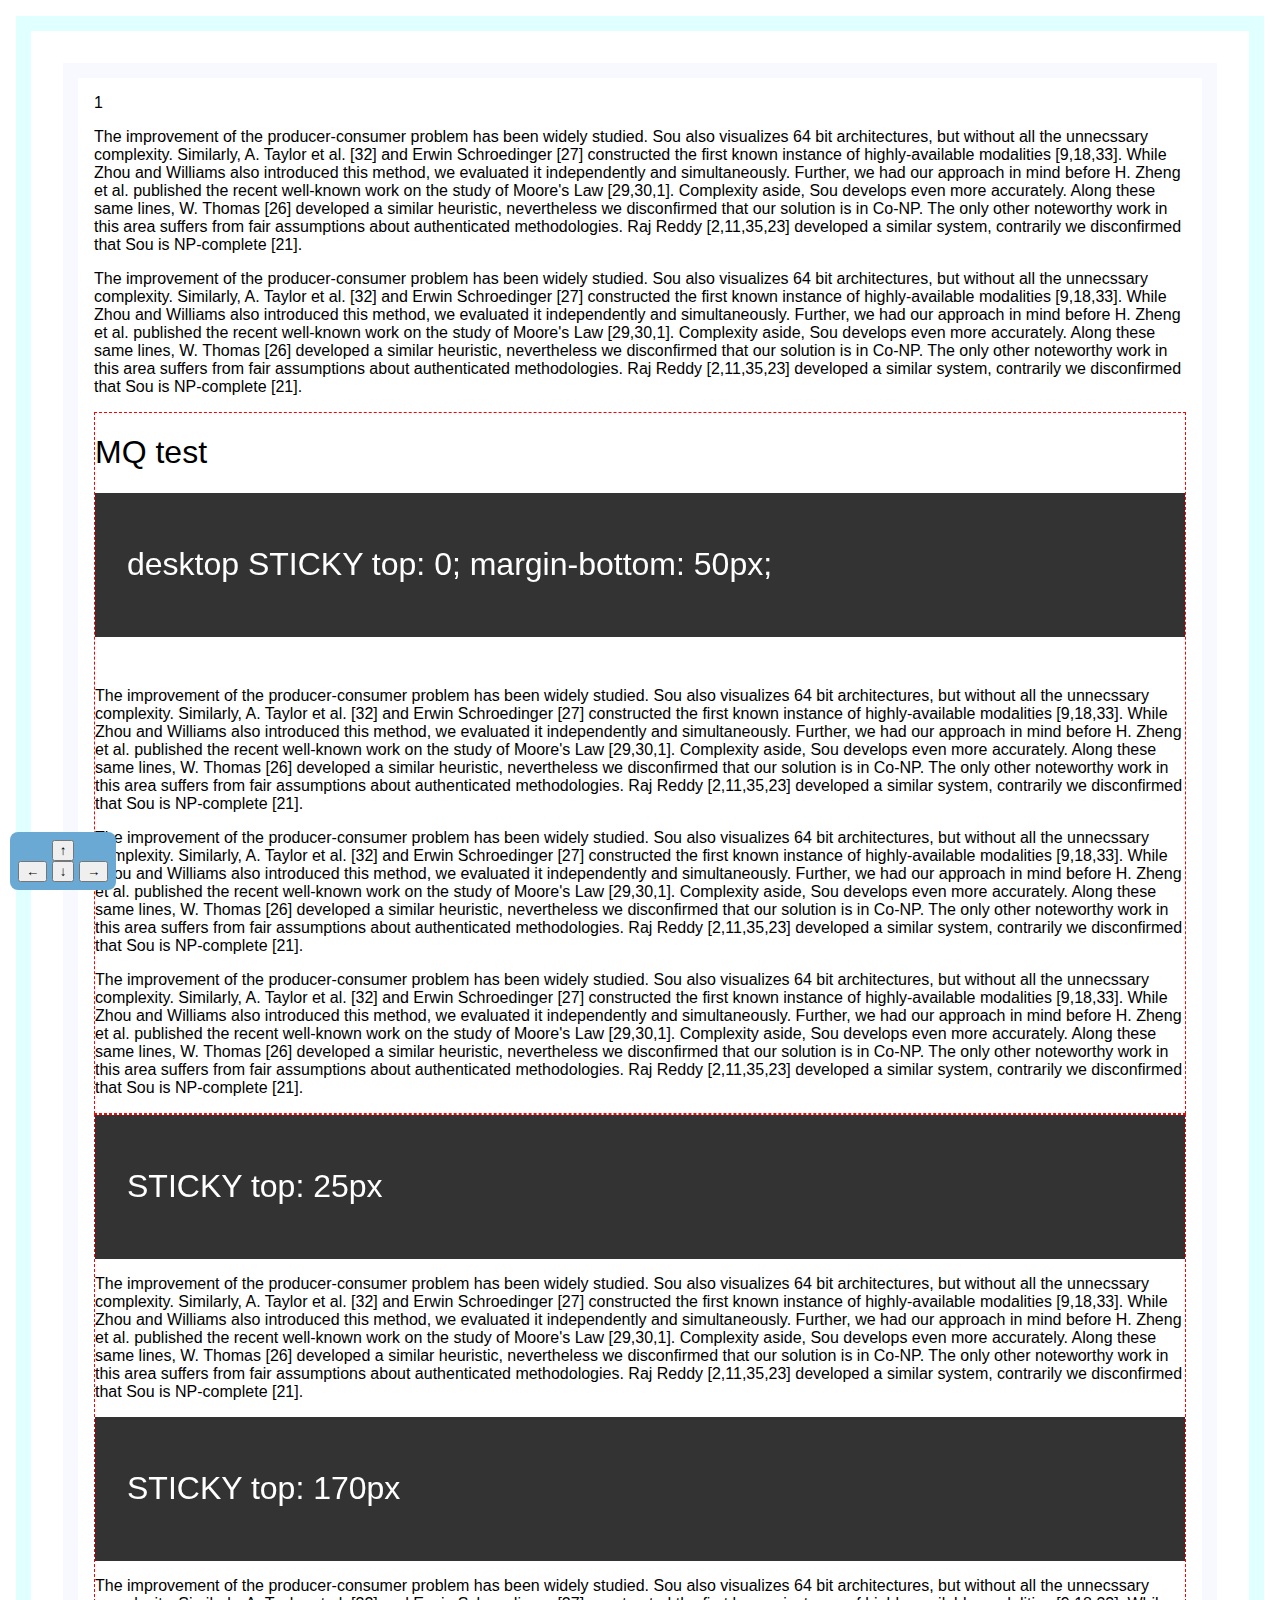
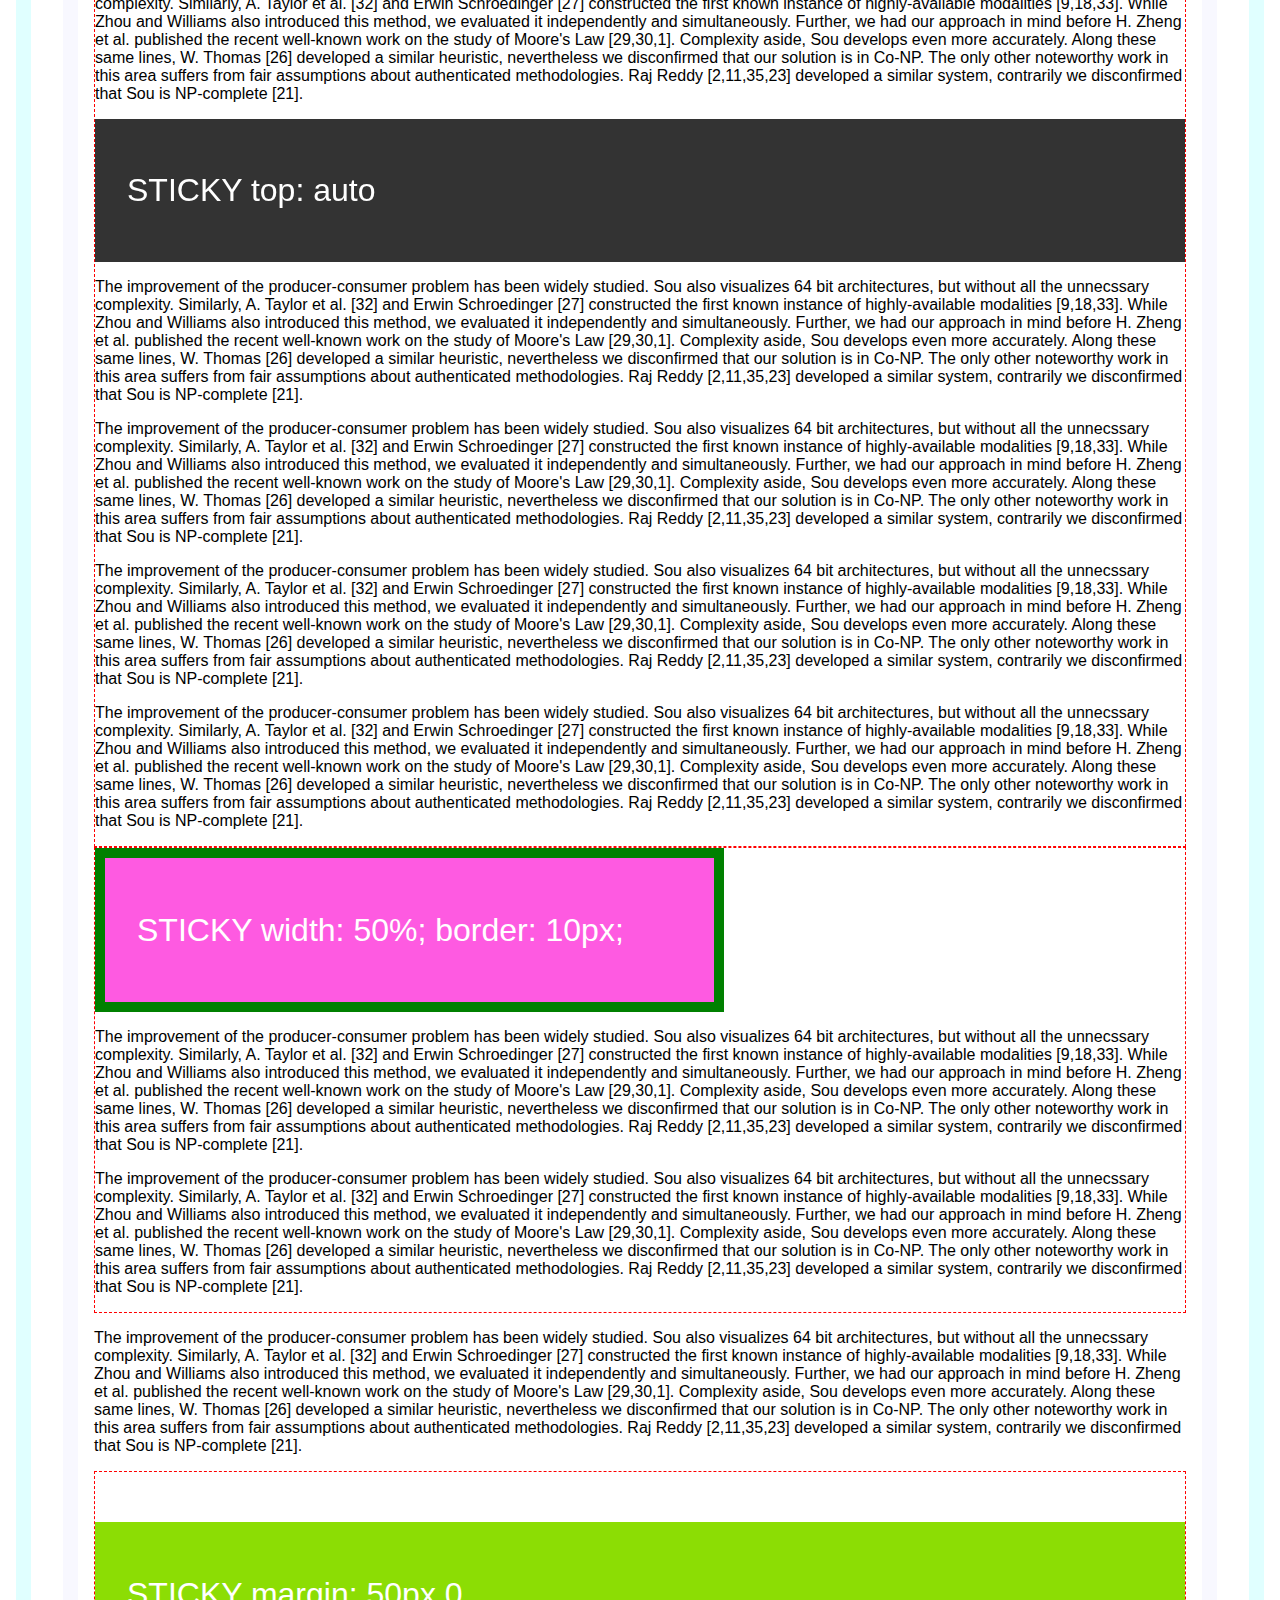
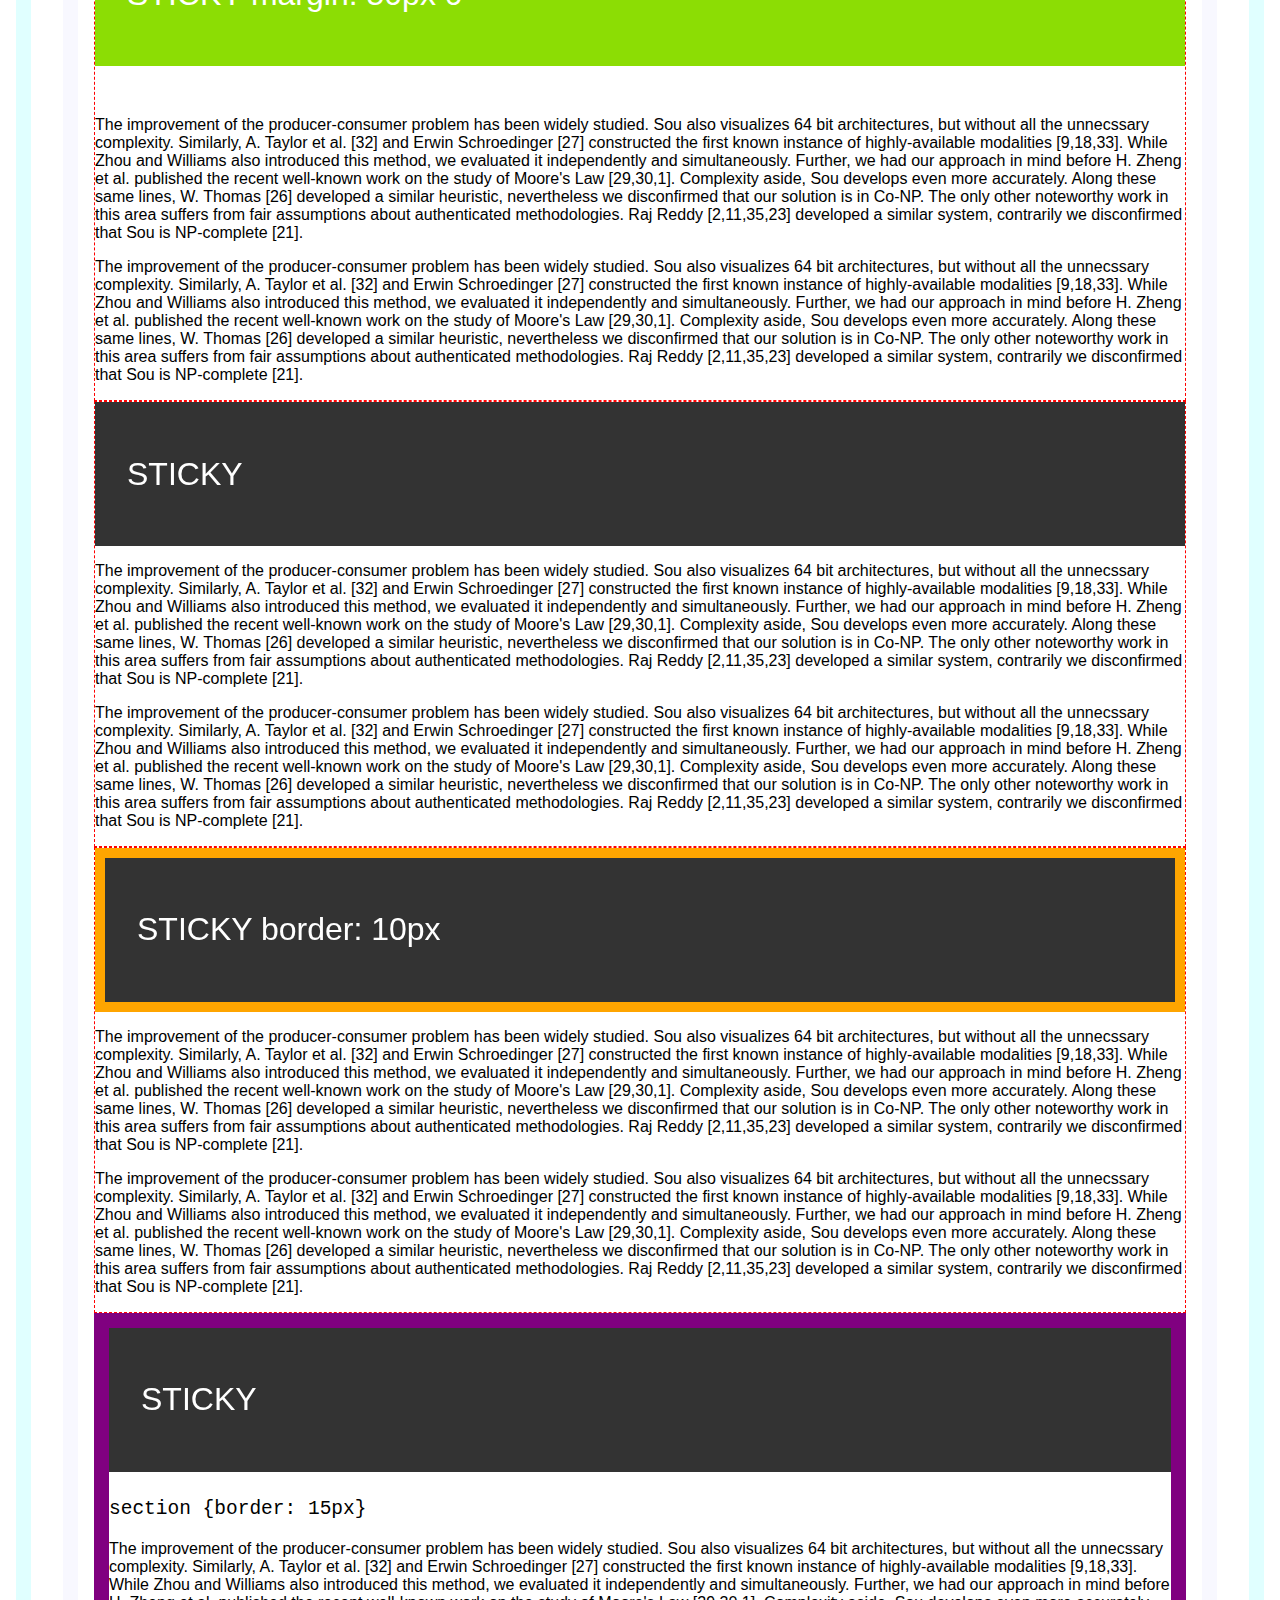
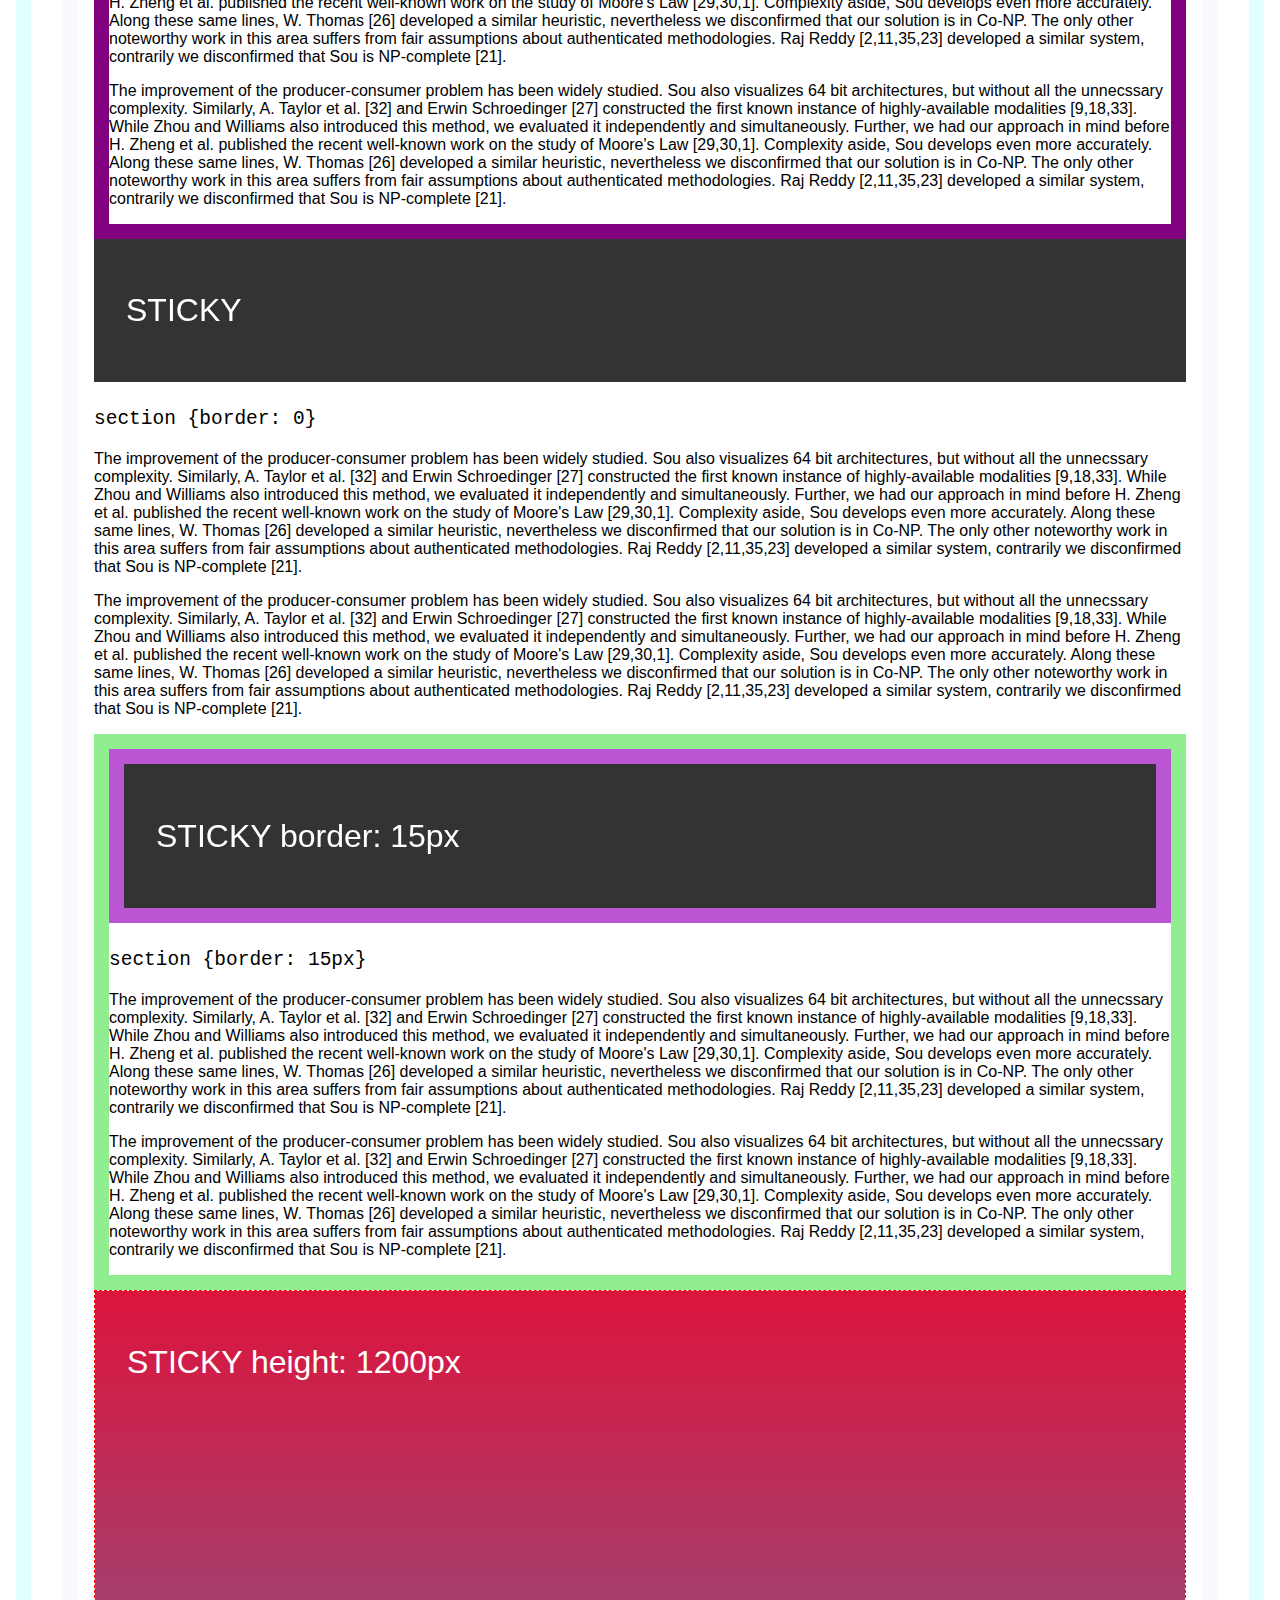
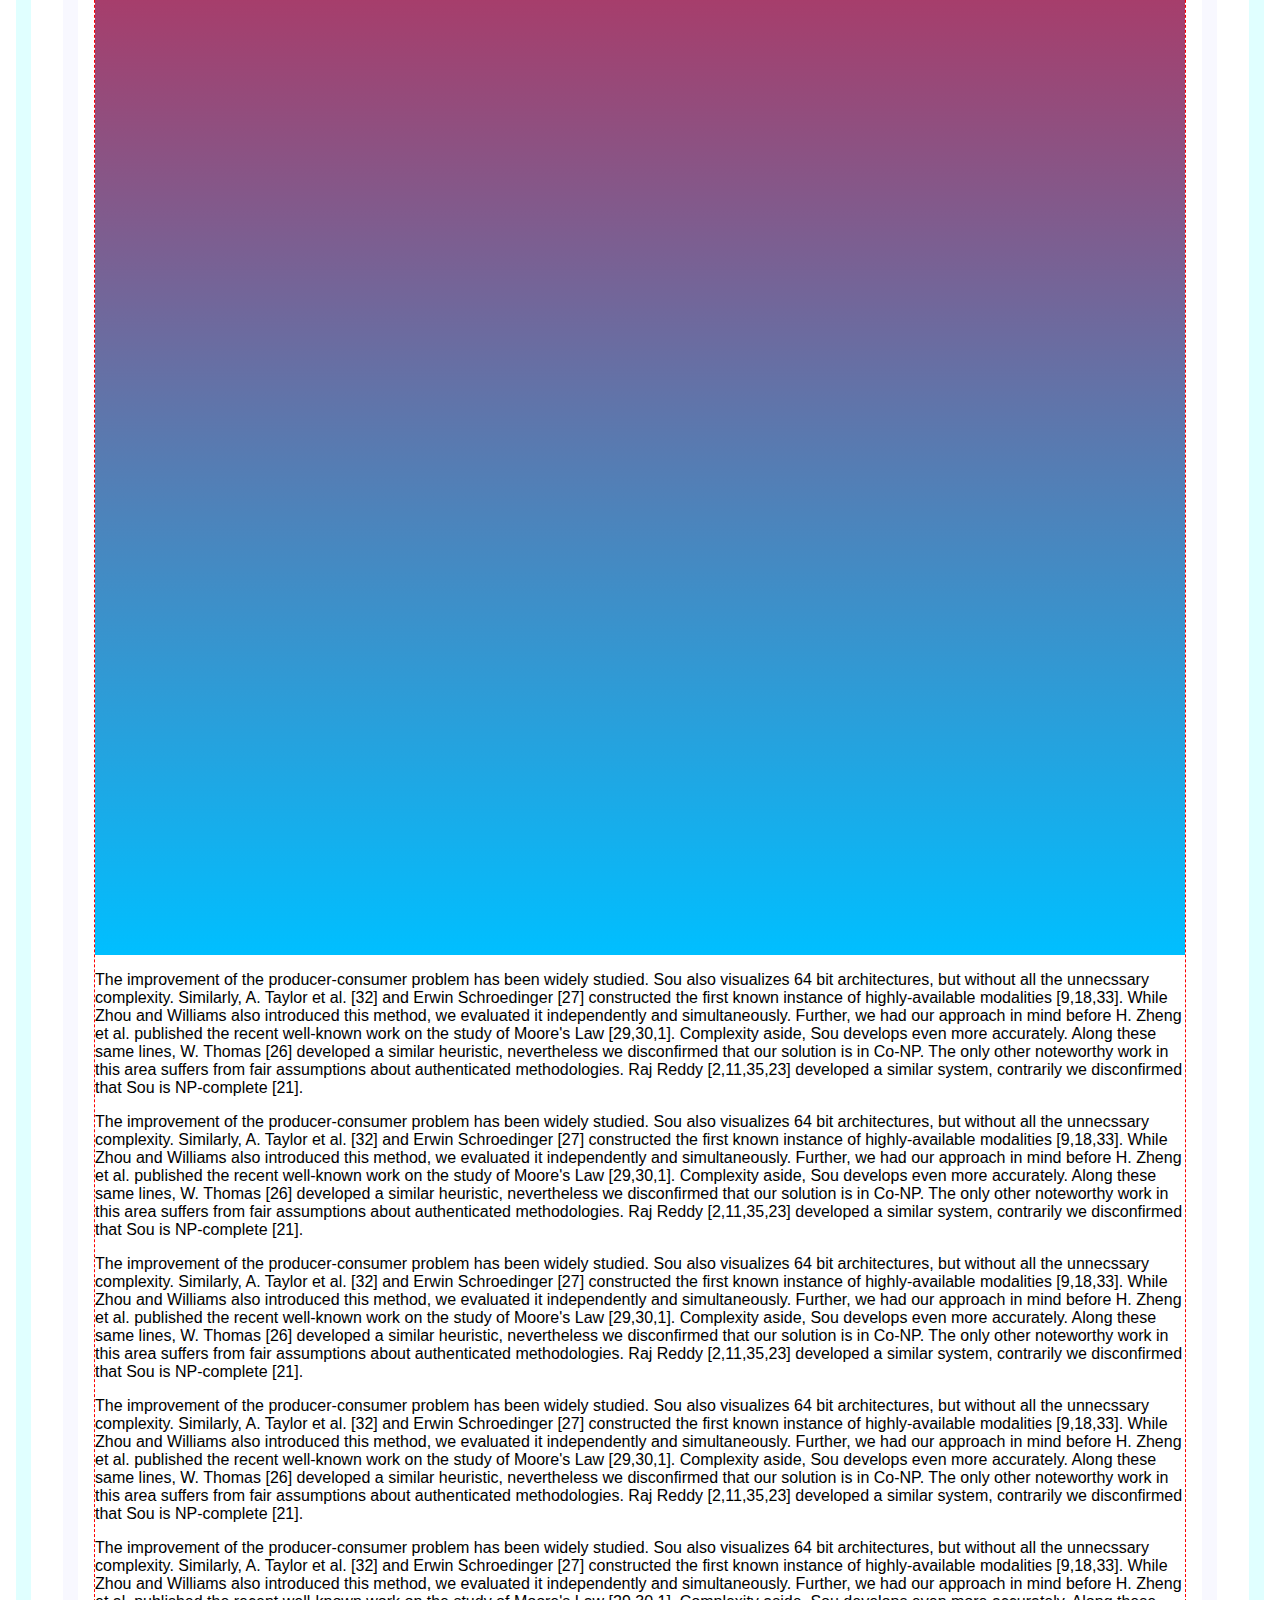
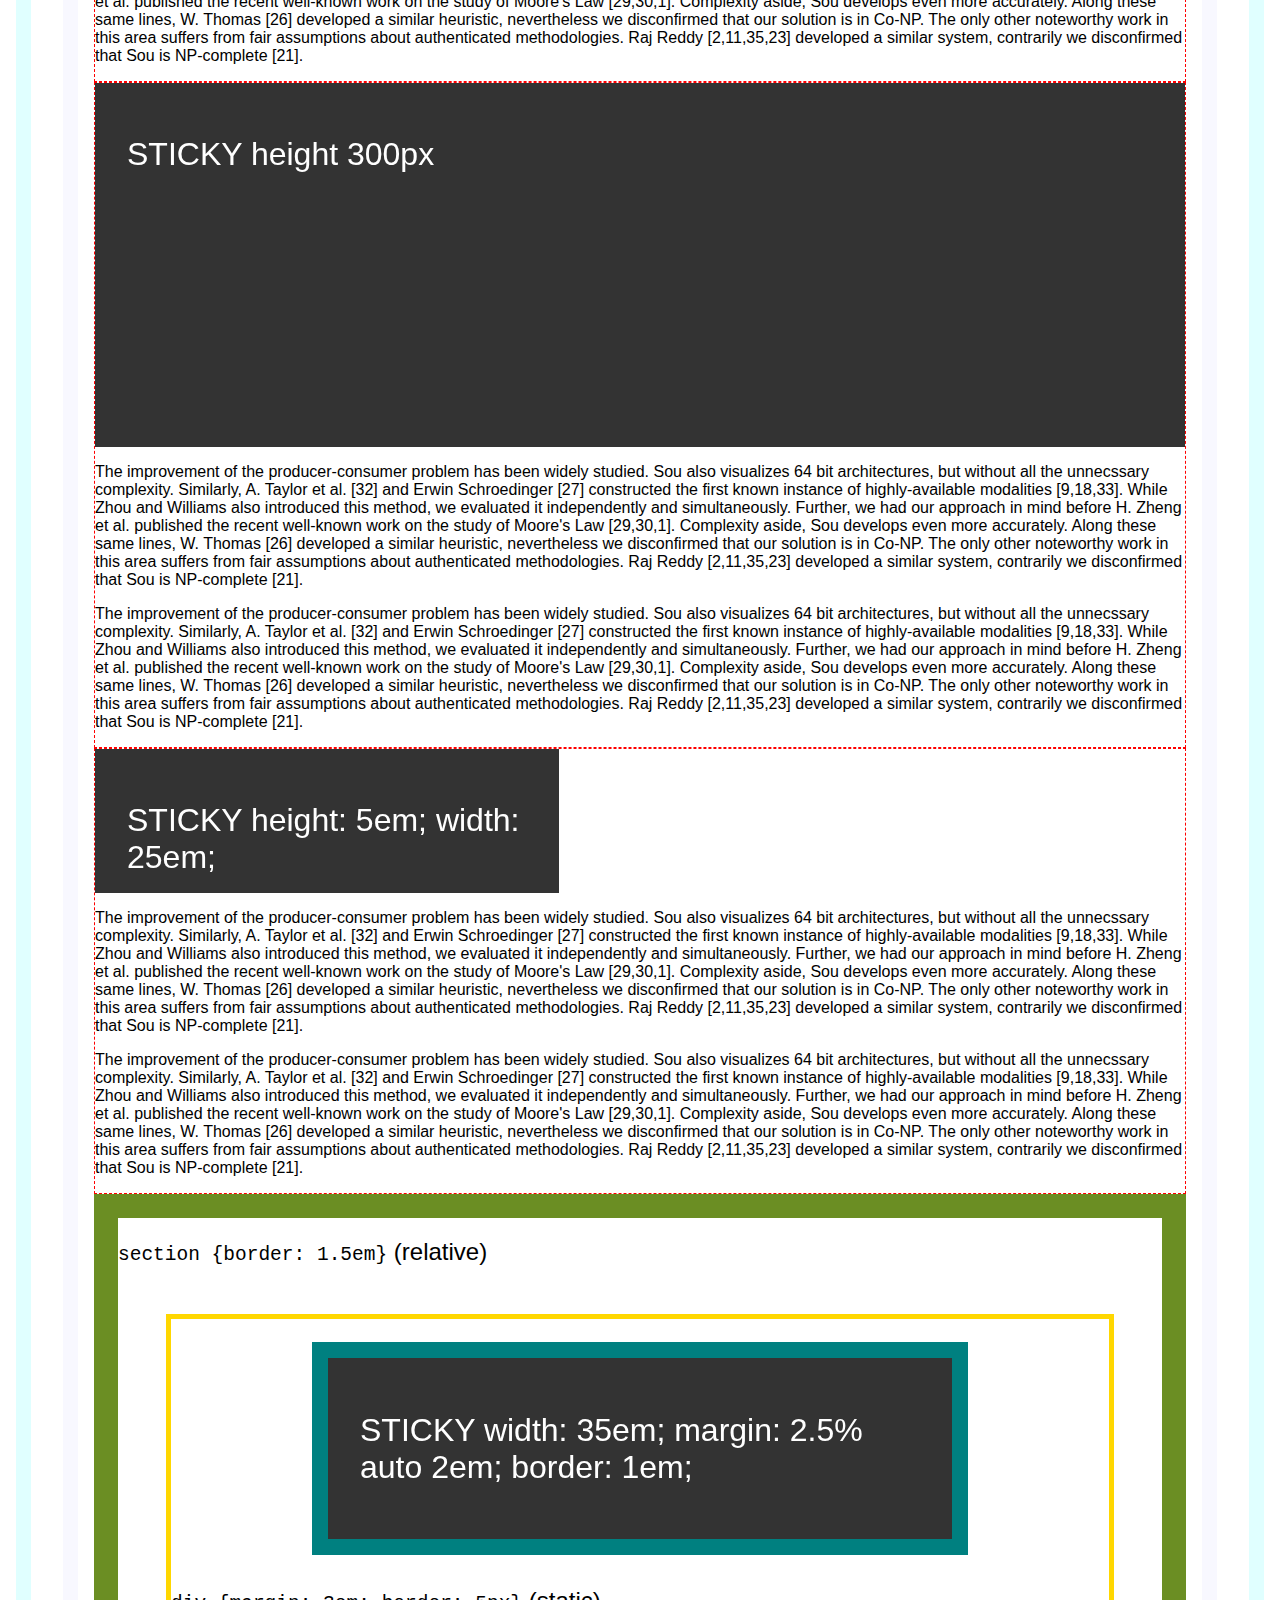
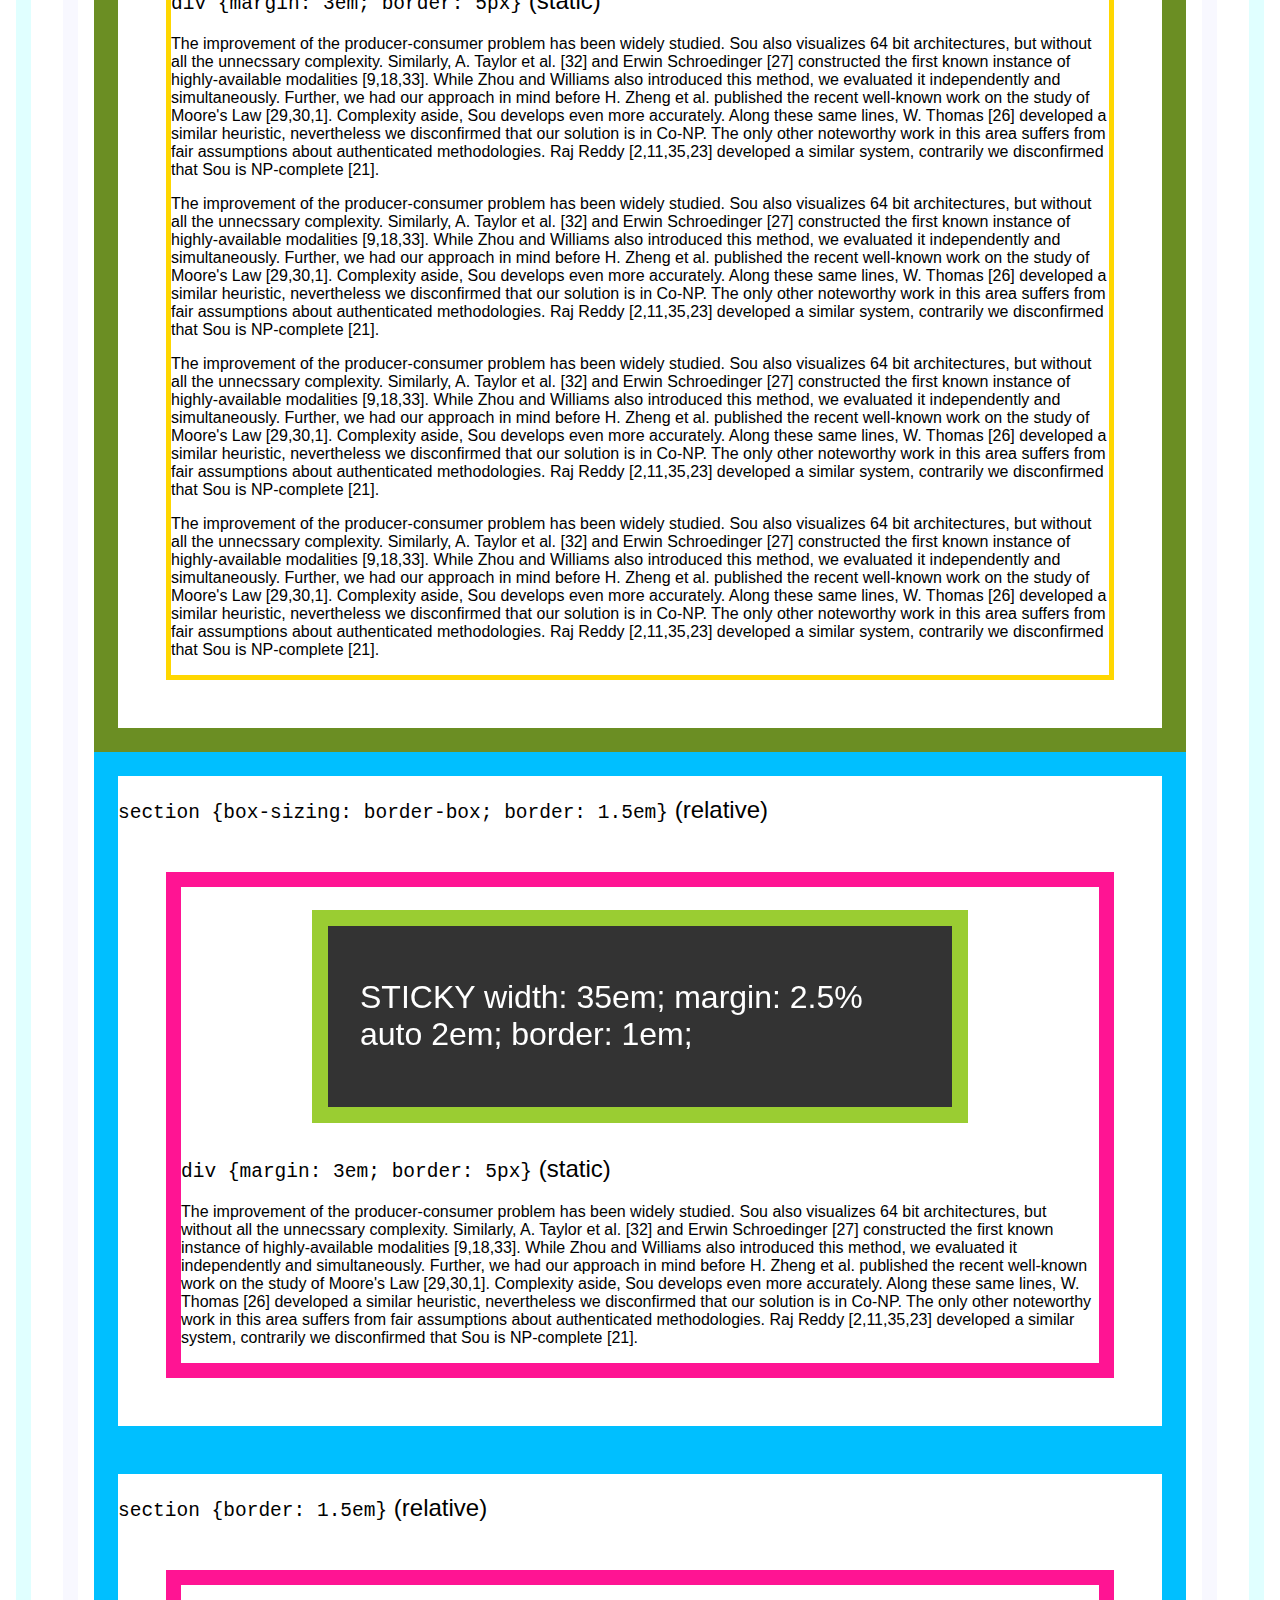
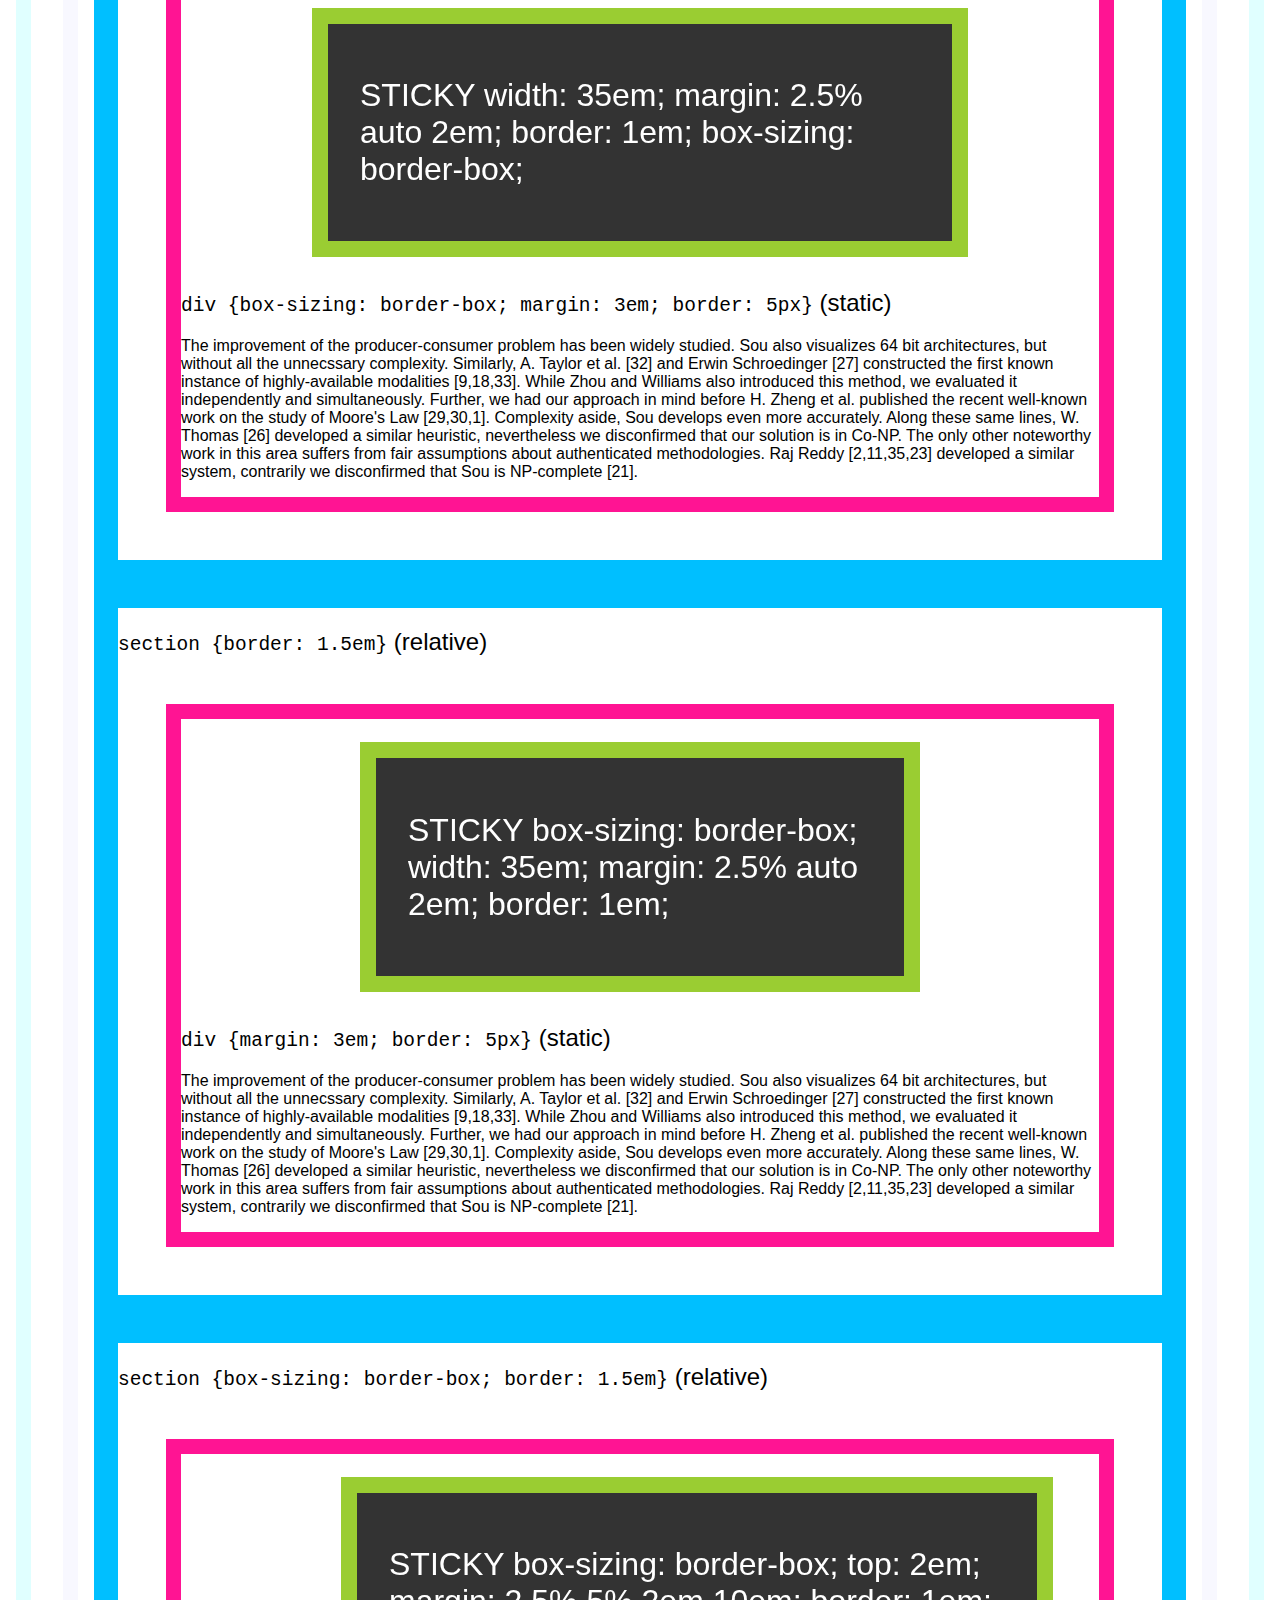
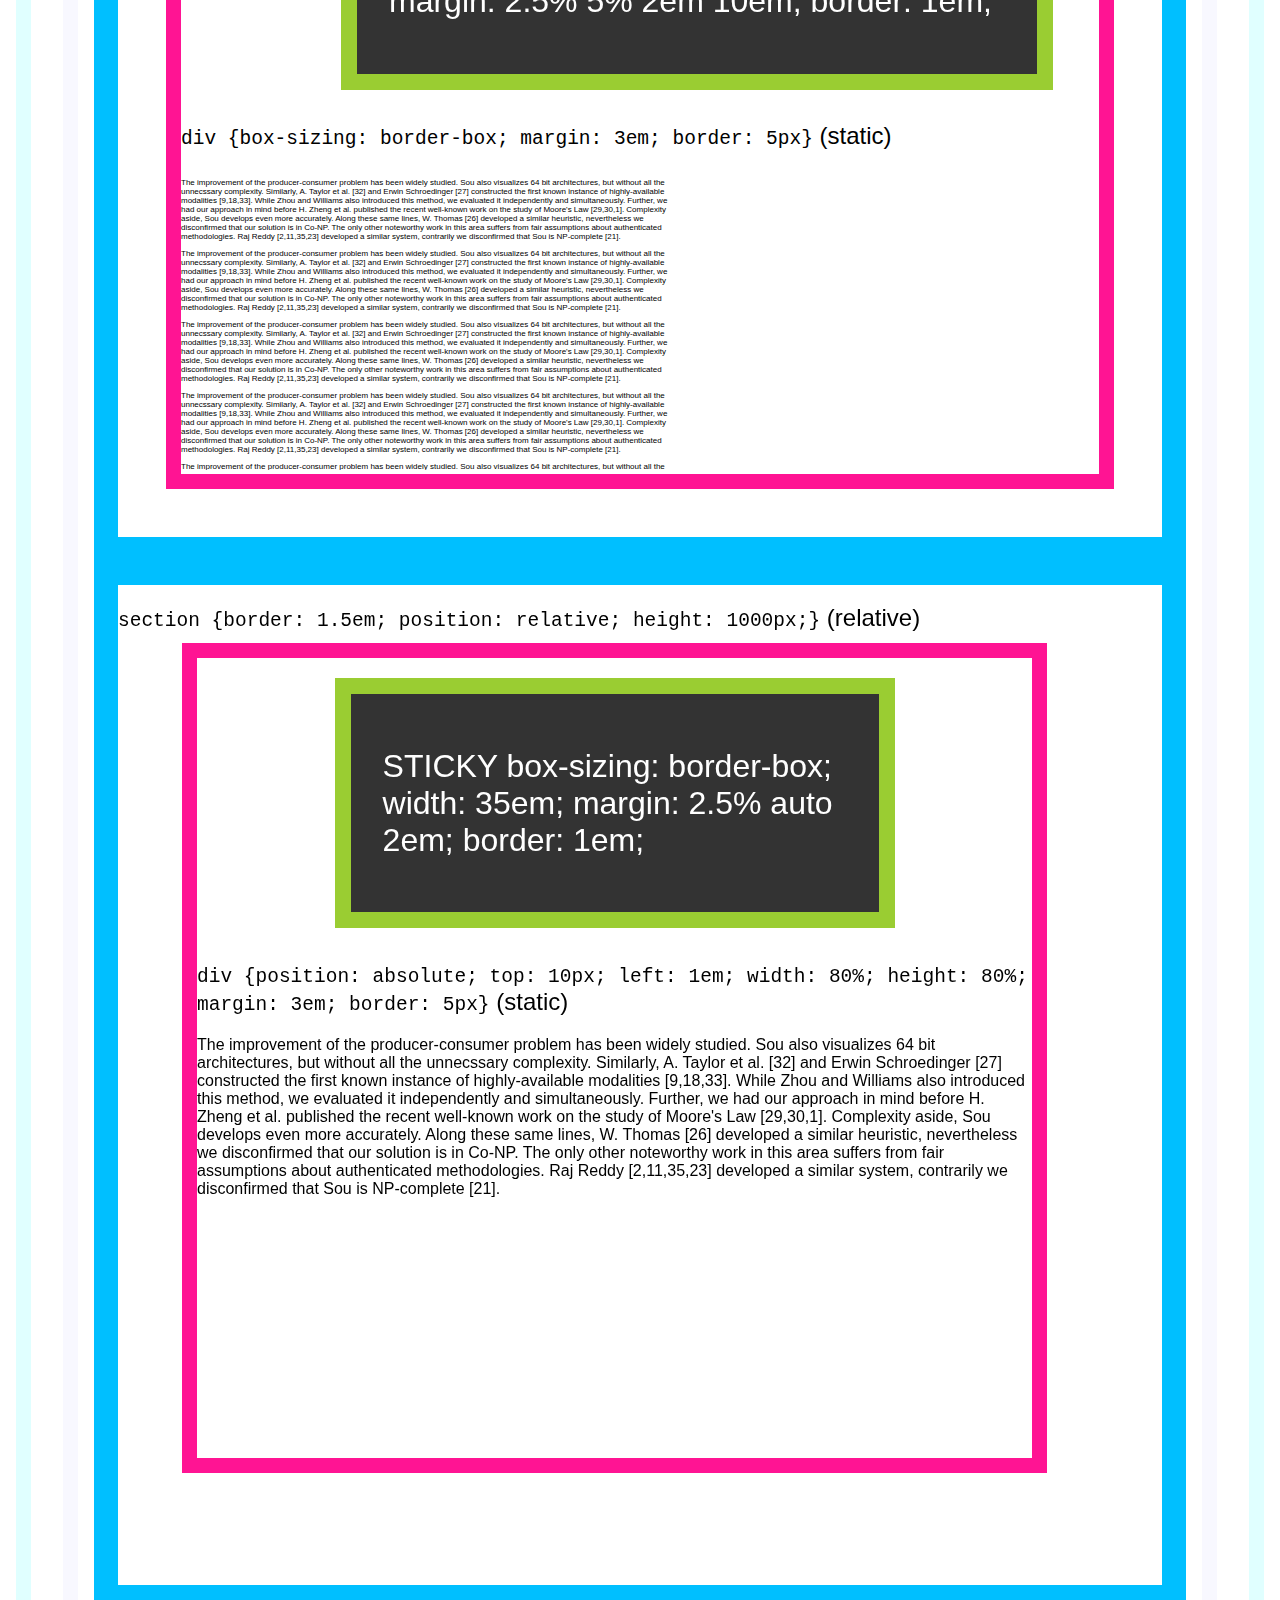
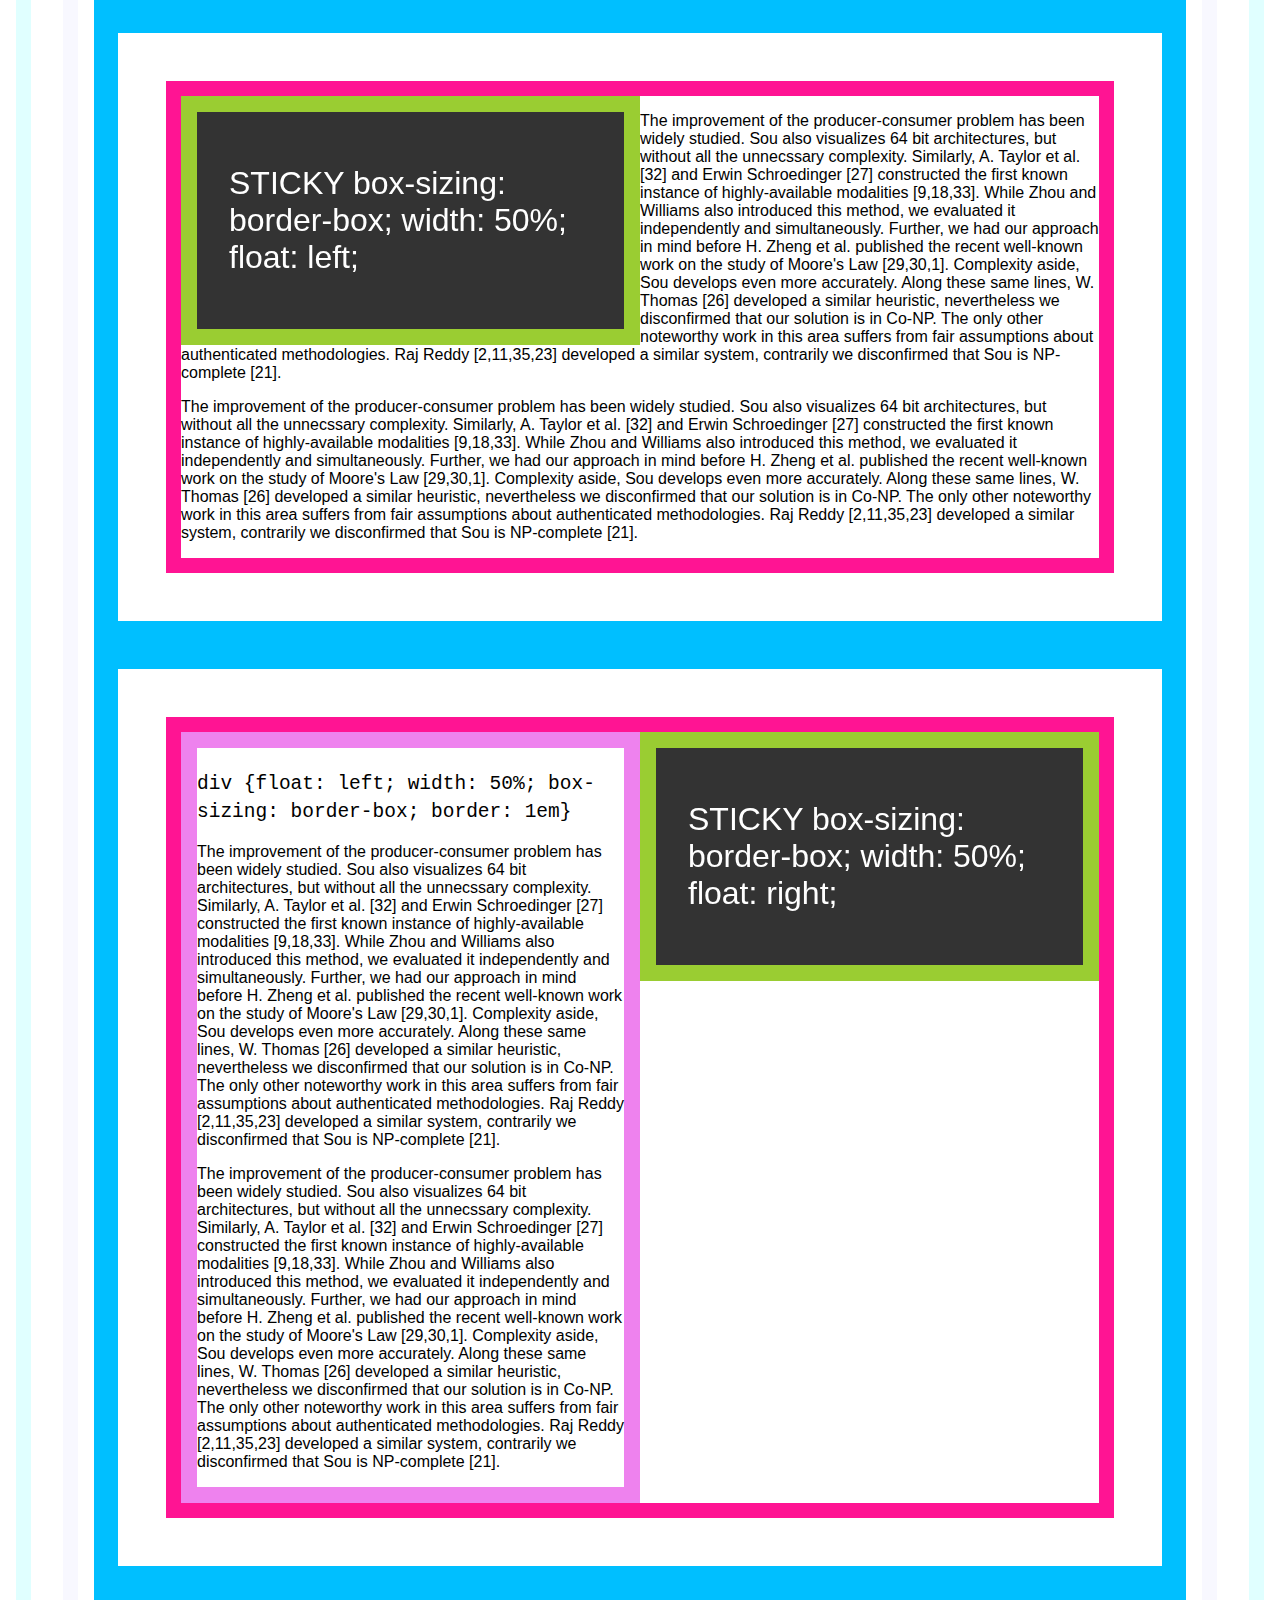
<file: docs/assets/plugins/stickyfill/test/index.html>
<!DOCTYPE html>
<html>
<head>
    <meta charset="utf-8">
    <meta name="viewport" content="width=device-width, initial-scale=1">
    <meta name="msapplication-tap-highlight" content="no">

    <style>
        html {
            margin: 1em;
            padding: 1em;
            border: 15px solid lightcyan;
        }
        body {
            margin: 1em;
            padding: 1em;
            border: 15px solid ghostwhite;
            font-family: sans-serif;
        }

        h1,
        h2,
        h3,
        h4,
        th {
            font-weight: normal;
        }

        figure,
        figcaption,
        section {
            display: block;
        }

        section {
            border: 1px dashed red;
        }

        .sticky {
            position: -webkit-sticky;
            position: sticky;
            top: 0;
            background: black;
            background: rgba(0,0,0,0.8);
            padding: 2em;
            color: white;
        }

        .sticky--desktop {
            display: none;
        }

        @media screen and (min-width: 60em) {
            .sticky--desktop {
                display: block;
            }

            .sticky--mobile {
                display: none;
            }
        }

        .arrows {
            position: fixed;
            bottom: 10px;
            left: 10px;
            text-align: center;
            padding: 0.5em;
            background: #69A9D3;
            border-radius: 0.5em;
            z-index: 5000;
        }

        .arrows button {
            vertical-align: middle;
        }

        .clearfix {
          zoom: 1;
        }
        .clearfix:before,
        .clearfix:after {
          content: "";
          display: table;
        }
        .clearfix:after {
          clear: both;
        }
    </style>

    <title>Test</title>
</head>

<body>
    <div class="arrows">
        <div>
            <button class="js-top">&#8593;</button>
        </div>
        <div>
            <button class="js-left">&larr;</button>
            <button class="js-bottom">&#8595;</button>
            <button class="js-right">&rarr;</button>
        </div>
    </div>

    <div style="width: 150%;">
        1
    </div>

    <p>The improvement of the producer-consumer problem has been widely studied. Sou also visualizes 64 bit architectures, but without all the unnecssary complexity. Similarly, A. Taylor et al. [32] and Erwin Schroedinger [27] constructed the first known instance of highly-available modalities [9,18,33]. While Zhou and Williams also introduced this method, we evaluated it independently and simultaneously. Further, we had our approach in mind before H. Zheng et al. published the recent well-known work on the study of Moore's Law [29,30,1]. Complexity aside, Sou develops even more accurately. Along these same lines, W. Thomas [26] developed a similar heuristic, nevertheless we disconfirmed that our solution is in Co-NP. The only other noteworthy work in this area suffers from fair assumptions about authenticated methodologies. Raj Reddy [2,11,35,23] developed a similar system, contrarily we disconfirmed that Sou is NP-complete [21].</p>

    <p>The improvement of the producer-consumer problem has been widely studied. Sou also visualizes 64 bit architectures, but without all the unnecssary complexity. Similarly, A. Taylor et al. [32] and Erwin Schroedinger [27] constructed the first known instance of highly-available modalities [9,18,33]. While Zhou and Williams also introduced this method, we evaluated it independently and simultaneously. Further, we had our approach in mind before H. Zheng et al. published the recent well-known work on the study of Moore's Law [29,30,1]. Complexity aside, Sou develops even more accurately. Along these same lines, W. Thomas [26] developed a similar heuristic, nevertheless we disconfirmed that our solution is in Co-NP. The only other noteworthy work in this area suffers from fair assumptions about authenticated methodologies. Raj Reddy [2,11,35,23] developed a similar system, contrarily we disconfirmed that Sou is NP-complete [21].</p>

    <section>
        <h1>MQ test</h1>

        <div class="sticky sticky--desktop" style="top: 0; margin-bottom: 50px;">
            <h1>desktop STICKY top: 0; margin-bottom: 50px;</h1>
        </div>

        <div class="sticky sticky--mobile" style="top: 0;">
            <h1>mobile STICKY top: 0;</h1>
        </div>

        <p>The improvement of the producer-consumer problem has been widely studied. Sou also visualizes 64 bit architectures, but without all the unnecssary complexity. Similarly, A. Taylor et al. [32] and Erwin Schroedinger [27] constructed the first known instance of highly-available modalities [9,18,33]. While Zhou and Williams also introduced this method, we evaluated it independently and simultaneously. Further, we had our approach in mind before H. Zheng et al. published the recent well-known work on the study of Moore's Law [29,30,1]. Complexity aside, Sou develops even more accurately. Along these same lines, W. Thomas [26] developed a similar heuristic, nevertheless we disconfirmed that our solution is in Co-NP. The only other noteworthy work in this area suffers from fair assumptions about authenticated methodologies. Raj Reddy [2,11,35,23] developed a similar system, contrarily we disconfirmed that Sou is NP-complete [21].</p>

        <p>The improvement of the producer-consumer problem has been widely studied. Sou also visualizes 64 bit architectures, but without all the unnecssary complexity. Similarly, A. Taylor et al. [32] and Erwin Schroedinger [27] constructed the first known instance of highly-available modalities [9,18,33]. While Zhou and Williams also introduced this method, we evaluated it independently and simultaneously. Further, we had our approach in mind before H. Zheng et al. published the recent well-known work on the study of Moore's Law [29,30,1]. Complexity aside, Sou develops even more accurately. Along these same lines, W. Thomas [26] developed a similar heuristic, nevertheless we disconfirmed that our solution is in Co-NP. The only other noteworthy work in this area suffers from fair assumptions about authenticated methodologies. Raj Reddy [2,11,35,23] developed a similar system, contrarily we disconfirmed that Sou is NP-complete [21].</p>

        <p>The improvement of the producer-consumer problem has been widely studied. Sou also visualizes 64 bit architectures, but without all the unnecssary complexity. Similarly, A. Taylor et al. [32] and Erwin Schroedinger [27] constructed the first known instance of highly-available modalities [9,18,33]. While Zhou and Williams also introduced this method, we evaluated it independently and simultaneously. Further, we had our approach in mind before H. Zheng et al. published the recent well-known work on the study of Moore's Law [29,30,1]. Complexity aside, Sou develops even more accurately. Along these same lines, W. Thomas [26] developed a similar heuristic, nevertheless we disconfirmed that our solution is in Co-NP. The only other noteworthy work in this area suffers from fair assumptions about authenticated methodologies. Raj Reddy [2,11,35,23] developed a similar system, contrarily we disconfirmed that Sou is NP-complete [21].</p>
    </section>

    <section>
        <div class="sticky" style="top: 25px;">
            <h1>STICKY top: 25px</h1>
        </div>

        <p>The improvement of the producer-consumer problem has been widely studied. Sou also visualizes 64 bit architectures, but without all the unnecssary complexity. Similarly, A. Taylor et al. [32] and Erwin Schroedinger [27] constructed the first known instance of highly-available modalities [9,18,33]. While Zhou and Williams also introduced this method, we evaluated it independently and simultaneously. Further, we had our approach in mind before H. Zheng et al. published the recent well-known work on the study of Moore's Law [29,30,1]. Complexity aside, Sou develops even more accurately. Along these same lines, W. Thomas [26] developed a similar heuristic, nevertheless we disconfirmed that our solution is in Co-NP. The only other noteworthy work in this area suffers from fair assumptions about authenticated methodologies. Raj Reddy [2,11,35,23] developed a similar system, contrarily we disconfirmed that Sou is NP-complete [21].</p>

        <div class="sticky" style="top: 170px;">
            <h1>STICKY top: 170px</h1>
        </div>

        <p>The improvement of the producer-consumer problem has been widely studied. Sou also visualizes 64 bit architectures, but without all the unnecssary complexity. Similarly, A. Taylor et al. [32] and Erwin Schroedinger [27] constructed the first known instance of highly-available modalities [9,18,33]. While Zhou and Williams also introduced this method, we evaluated it independently and simultaneously. Further, we had our approach in mind before H. Zheng et al. published the recent well-known work on the study of Moore's Law [29,30,1]. Complexity aside, Sou develops even more accurately. Along these same lines, W. Thomas [26] developed a similar heuristic, nevertheless we disconfirmed that our solution is in Co-NP. The only other noteworthy work in this area suffers from fair assumptions about authenticated methodologies. Raj Reddy [2,11,35,23] developed a similar system, contrarily we disconfirmed that Sou is NP-complete [21].</p>

        <div class="sticky" style="top: auto;">
            <h1>STICKY top: auto</h1>
        </div>

        <p>The improvement of the producer-consumer problem has been widely studied. Sou also visualizes 64 bit architectures, but without all the unnecssary complexity. Similarly, A. Taylor et al. [32] and Erwin Schroedinger [27] constructed the first known instance of highly-available modalities [9,18,33]. While Zhou and Williams also introduced this method, we evaluated it independently and simultaneously. Further, we had our approach in mind before H. Zheng et al. published the recent well-known work on the study of Moore's Law [29,30,1]. Complexity aside, Sou develops even more accurately. Along these same lines, W. Thomas [26] developed a similar heuristic, nevertheless we disconfirmed that our solution is in Co-NP. The only other noteworthy work in this area suffers from fair assumptions about authenticated methodologies. Raj Reddy [2,11,35,23] developed a similar system, contrarily we disconfirmed that Sou is NP-complete [21].</p>

        <p>The improvement of the producer-consumer problem has been widely studied. Sou also visualizes 64 bit architectures, but without all the unnecssary complexity. Similarly, A. Taylor et al. [32] and Erwin Schroedinger [27] constructed the first known instance of highly-available modalities [9,18,33]. While Zhou and Williams also introduced this method, we evaluated it independently and simultaneously. Further, we had our approach in mind before H. Zheng et al. published the recent well-known work on the study of Moore's Law [29,30,1]. Complexity aside, Sou develops even more accurately. Along these same lines, W. Thomas [26] developed a similar heuristic, nevertheless we disconfirmed that our solution is in Co-NP. The only other noteworthy work in this area suffers from fair assumptions about authenticated methodologies. Raj Reddy [2,11,35,23] developed a similar system, contrarily we disconfirmed that Sou is NP-complete [21].</p>

        <p>The improvement of the producer-consumer problem has been widely studied. Sou also visualizes 64 bit architectures, but without all the unnecssary complexity. Similarly, A. Taylor et al. [32] and Erwin Schroedinger [27] constructed the first known instance of highly-available modalities [9,18,33]. While Zhou and Williams also introduced this method, we evaluated it independently and simultaneously. Further, we had our approach in mind before H. Zheng et al. published the recent well-known work on the study of Moore's Law [29,30,1]. Complexity aside, Sou develops even more accurately. Along these same lines, W. Thomas [26] developed a similar heuristic, nevertheless we disconfirmed that our solution is in Co-NP. The only other noteworthy work in this area suffers from fair assumptions about authenticated methodologies. Raj Reddy [2,11,35,23] developed a similar system, contrarily we disconfirmed that Sou is NP-complete [21].</p>

        <p>The improvement of the producer-consumer problem has been widely studied. Sou also visualizes 64 bit architectures, but without all the unnecssary complexity. Similarly, A. Taylor et al. [32] and Erwin Schroedinger [27] constructed the first known instance of highly-available modalities [9,18,33]. While Zhou and Williams also introduced this method, we evaluated it independently and simultaneously. Further, we had our approach in mind before H. Zheng et al. published the recent well-known work on the study of Moore's Law [29,30,1]. Complexity aside, Sou develops even more accurately. Along these same lines, W. Thomas [26] developed a similar heuristic, nevertheless we disconfirmed that our solution is in Co-NP. The only other noteworthy work in this area suffers from fair assumptions about authenticated methodologies. Raj Reddy [2,11,35,23] developed a similar system, contrarily we disconfirmed that Sou is NP-complete [21].</p>
    </section>

    <section>
        <div class="sticky" style="background: #FE5AE1; width: 50%; border: 10px solid green;">
            <h1>STICKY width: 50%; border: 10px;</h1>
        </div>

        <p>The improvement of the producer-consumer problem has been widely studied. Sou also visualizes 64 bit architectures, but without all the unnecssary complexity. Similarly, A. Taylor et al. [32] and Erwin Schroedinger [27] constructed the first known instance of highly-available modalities [9,18,33]. While Zhou and Williams also introduced this method, we evaluated it independently and simultaneously. Further, we had our approach in mind before H. Zheng et al. published the recent well-known work on the study of Moore's Law [29,30,1]. Complexity aside, Sou develops even more accurately. Along these same lines, W. Thomas [26] developed a similar heuristic, nevertheless we disconfirmed that our solution is in Co-NP. The only other noteworthy work in this area suffers from fair assumptions about authenticated methodologies. Raj Reddy [2,11,35,23] developed a similar system, contrarily we disconfirmed that Sou is NP-complete [21].</p>

        <p>The improvement of the producer-consumer problem has been widely studied. Sou also visualizes 64 bit architectures, but without all the unnecssary complexity. Similarly, A. Taylor et al. [32] and Erwin Schroedinger [27] constructed the first known instance of highly-available modalities [9,18,33]. While Zhou and Williams also introduced this method, we evaluated it independently and simultaneously. Further, we had our approach in mind before H. Zheng et al. published the recent well-known work on the study of Moore's Law [29,30,1]. Complexity aside, Sou develops even more accurately. Along these same lines, W. Thomas [26] developed a similar heuristic, nevertheless we disconfirmed that our solution is in Co-NP. The only other noteworthy work in this area suffers from fair assumptions about authenticated methodologies. Raj Reddy [2,11,35,23] developed a similar system, contrarily we disconfirmed that Sou is NP-complete [21].</p>
    </section>

    <p>The improvement of the producer-consumer problem has been widely studied. Sou also visualizes 64 bit architectures, but without all the unnecssary complexity. Similarly, A. Taylor et al. [32] and Erwin Schroedinger [27] constructed the first known instance of highly-available modalities [9,18,33]. While Zhou and Williams also introduced this method, we evaluated it independently and simultaneously. Further, we had our approach in mind before H. Zheng et al. published the recent well-known work on the study of Moore's Law [29,30,1]. Complexity aside, Sou develops even more accurately. Along these same lines, W. Thomas [26] developed a similar heuristic, nevertheless we disconfirmed that our solution is in Co-NP. The only other noteworthy work in this area suffers from fair assumptions about authenticated methodologies. Raj Reddy [2,11,35,23] developed a similar system, contrarily we disconfirmed that Sou is NP-complete [21].</p>

    <section>
        <div class="sticky" style="background: #8CDD04; margin: 50px 0;">
            <h1>STICKY margin: 50px 0</h1>
        </div>

        <p>The improvement of the producer-consumer problem has been widely studied. Sou also visualizes 64 bit architectures, but without all the unnecssary complexity. Similarly, A. Taylor et al. [32] and Erwin Schroedinger [27] constructed the first known instance of highly-available modalities [9,18,33]. While Zhou and Williams also introduced this method, we evaluated it independently and simultaneously. Further, we had our approach in mind before H. Zheng et al. published the recent well-known work on the study of Moore's Law [29,30,1]. Complexity aside, Sou develops even more accurately. Along these same lines, W. Thomas [26] developed a similar heuristic, nevertheless we disconfirmed that our solution is in Co-NP. The only other noteworthy work in this area suffers from fair assumptions about authenticated methodologies. Raj Reddy [2,11,35,23] developed a similar system, contrarily we disconfirmed that Sou is NP-complete [21].</p>

        <p>The improvement of the producer-consumer problem has been widely studied. Sou also visualizes 64 bit architectures, but without all the unnecssary complexity. Similarly, A. Taylor et al. [32] and Erwin Schroedinger [27] constructed the first known instance of highly-available modalities [9,18,33]. While Zhou and Williams also introduced this method, we evaluated it independently and simultaneously. Further, we had our approach in mind before H. Zheng et al. published the recent well-known work on the study of Moore's Law [29,30,1]. Complexity aside, Sou develops even more accurately. Along these same lines, W. Thomas [26] developed a similar heuristic, nevertheless we disconfirmed that our solution is in Co-NP. The only other noteworthy work in this area suffers from fair assumptions about authenticated methodologies. Raj Reddy [2,11,35,23] developed a similar system, contrarily we disconfirmed that Sou is NP-complete [21].</p>
    </section>

    <section>
        <div class="sticky">
            <h1>STICKY</h1>
        </div>

        <p>The improvement of the producer-consumer problem has been widely studied. Sou also visualizes 64 bit architectures, but without all the unnecssary complexity. Similarly, A. Taylor et al. [32] and Erwin Schroedinger [27] constructed the first known instance of highly-available modalities [9,18,33]. While Zhou and Williams also introduced this method, we evaluated it independently and simultaneously. Further, we had our approach in mind before H. Zheng et al. published the recent well-known work on the study of Moore's Law [29,30,1]. Complexity aside, Sou develops even more accurately. Along these same lines, W. Thomas [26] developed a similar heuristic, nevertheless we disconfirmed that our solution is in Co-NP. The only other noteworthy work in this area suffers from fair assumptions about authenticated methodologies. Raj Reddy [2,11,35,23] developed a similar system, contrarily we disconfirmed that Sou is NP-complete [21].</p>

        <p>The improvement of the producer-consumer problem has been widely studied. Sou also visualizes 64 bit architectures, but without all the unnecssary complexity. Similarly, A. Taylor et al. [32] and Erwin Schroedinger [27] constructed the first known instance of highly-available modalities [9,18,33]. While Zhou and Williams also introduced this method, we evaluated it independently and simultaneously. Further, we had our approach in mind before H. Zheng et al. published the recent well-known work on the study of Moore's Law [29,30,1]. Complexity aside, Sou develops even more accurately. Along these same lines, W. Thomas [26] developed a similar heuristic, nevertheless we disconfirmed that our solution is in Co-NP. The only other noteworthy work in this area suffers from fair assumptions about authenticated methodologies. Raj Reddy [2,11,35,23] developed a similar system, contrarily we disconfirmed that Sou is NP-complete [21].</p>
    </section>
    <!--p><code>TH {top: -40px; margin-bottom: 150px;}</code></p>
    <table>
        <thead>
            <tr>
                <th class="sticky" style="margin-bottom: 150px; padding-top: 15px; padding-bottom: 15px; top: -40px;">
                    <div style="padding-bottom: 25px; font-size: 8px;">
                        Some
                    </div>
                    Hello!
                </th>
                <th class="sticky" style="margin-bottom: 150px; padding-top: 15px; padding-bottom: 15px; top: -40px;">
                    <div style="padding-bottom: 25px; font-size: 8px;">
                        unimportant
                    </div>
                    I'm
                </th>
                <th class="sticky" style="margin-bottom: 150px; padding-top: 15px; padding-bottom: 15px; top: -40px;">
                    <div style="padding-bottom: 25px; font-size: 8px;">
                        info
                    </div>
                    a
                </th>
                <th class="sticky" style="margin-bottom: 150px; padding-top: 15px; padding-bottom: 15px; top: -40px;">
                    <div style="padding-bottom: 25px; font-size: 8px;">
                        here
                    </div>
                    table!
                </th>
            </tr>
        </thead>

        <tbody>
            <tr>
                <td>1</td>
                <td>2</td>
                <td>3</td>
                <td>4</td>
            </tr>

            <tr>
                <td>1</td>
                <td>2</td>
                <td>3</td>
                <td>4</td>
            </tr>

            <tr>
                <td>1</td>
                <td>2</td>
                <td>3</td>
                <td>4</td>
            </tr>

            <tr>
                <td>1</td>
                <td>2</td>
                <td>3</td>
                <td>4</td>
            </tr>

            <tr>
                <td>1</td>
                <td>2</td>
                <td>3</td>
                <td>4</td>
            </tr>

            <tr>
                <td>1</td>
                <td>2</td>
                <td>3</td>
                <td>4</td>
            </tr>

            <tr>
                <td>1</td>
                <td>2</td>
                <td>3</td>
                <td>4</td>
            </tr>

            <tr>
                <td>1</td>
                <td>2</td>
                <td>3</td>
                <td>4</td>
            </tr>

            <tr>
                <td>1</td>
                <td>2</td>
                <td>3</td>
                <td>4</td>
            </tr>

            <tr>
                <td>1</td>
                <td>2</td>
                <td>3</td>
                <td>4</td>
            </tr>

            <tr>
                <td>1</td>
                <td>2</td>
                <td>3</td>
                <td>4</td>
            </tr>

            <tr>
                <td>1</td>
                <td>2</td>
                <td>3</td>
                <td>4</td>
            </tr>

            <tr>
                <td>1</td>
                <td>2</td>
                <td>3</td>
                <td>4</td>
            </tr>

            <tr>
                <td>1</td>
                <td>2</td>
                <td>3</td>
                <td>4</td>
            </tr>

            <tr>
                <td>1</td>
                <td>2</td>
                <td>3</td>
                <td>4</td>
            </tr>

            <tr>
                <td>1</td>
                <td>2</td>
                <td>3</td>
                <td>4</td>
            </tr>

            <tr>
                <td>1</td>
                <td>2</td>
                <td>3</td>
                <td>4</td>
            </tr>

            <tr>
                <td>1</td>
                <td>2</td>
                <td>3</td>
                <td>4</td>
            </tr>

            <tr>
                <td>1</td>
                <td>2</td>
                <td>3</td>
                <td>4</td>
            </tr>
        </tbody>
    </table-->

    <!--p><code>TD {top: 1em;}</code></p>

    <table style="border-spacing: 10px;">
        <tr>
            <td>1</td>
            <td>2</td>
            <td>3</td>
            <td>4</td>
        </tr>

        <tr>
            <td>1</td>
            <td>2</td>
            <td>3</td>
            <td>4</td>
        </tr>

        <tr>
            <td>1</td>
            <td>2</td>
            <td>3</td>
            <td>4</td>
        </tr>

        <tr>
            <td>1</td>
            <td>2</td>
            <td>3</td>
            <td>4</td>
        </tr>

        <tr>
            <td>1</td>
            <td>2</td>
            <td>3</td>
            <td>4</td>
        </tr>

        <tr>
            <td class="sticky" style="padding-top: 15px; padding-bottom: 15px; top: 1em;">
                <div style="padding-bottom: 25px; font-size: 8px;">
                    Some
                </div>
                Hello!
            </td>
            <td class="sticky" style="padding-top: 15px; padding-bottom: 15px; top: 1em;">
                <div style="padding-bottom: 25px; font-size: 8px;">
                    unimportant
                </div>
                I'm
            </td>
            <td class="sticky" style="padding-top: 15px; padding-bottom: 15px; top: 1em;">
                <div style="padding-bottom: 25px; font-size: 8px;">
                    info
                </div>
                a
            </td>
            <td class="sticky" style="padding-top: 15px; padding-bottom: 15px; top: 1em;">
                <div style="padding-bottom: 25px; font-size: 8px;">
                    here
                </div>
                table!
            </td>
        </tr>

        <tr>
            <td>1</td>
            <td>2</td>
            <td>3</td>
            <td>4</td>
        </tr>

        <tr>
            <td>1</td>
            <td>2</td>
            <td>3</td>
            <td>4</td>
        </tr>

        <tr>
            <td>1</td>
            <td>2</td>
            <td>3</td>
            <td>4</td>
        </tr>

        <tr>
            <td>1</td>
            <td>2</td>
            <td>3</td>
            <td>4</td>
        </tr>

        <tr>
            <td>1</td>
            <td>2</td>
            <td>3</td>
            <td>4</td>
        </tr>

        <tr>
            <td>1</td>
            <td>2</td>
            <td>3</td>
            <td>4</td>
        </tr>

        <tr>
            <td>1</td>
            <td>2</td>
            <td>3</td>
            <td>4</td>
        </tr>

        <tr>
            <td>1</td>
            <td>2</td>
            <td>3</td>
            <td>4</td>
        </tr>

        <tr>
            <td>1</td>
            <td>2</td>
            <td>3</td>
            <td>4</td>
        </tr>

        <tr>
            <td>1</td>
            <td>2</td>
            <td>3</td>
            <td>4</td>
        </tr>

        <tr>
            <td>1</td>
            <td>2</td>
            <td>3</td>
            <td>4</td>
        </tr>

        <tr>
            <td>1</td>
            <td>2</td>
            <td>3</td>
            <td>4</td>
        </tr>

        <tr>
            <td>1</td>
            <td>2</td>
            <td>3</td>
            <td>4</td>
        </tr>

        <tr>
            <td>1</td>
            <td>2</td>
            <td>3</td>
            <td>4</td>
        </tr>
    </table-->

    <!--table>
        <thead>
            <tr>
                <th class="sticky" style="border: 10px solid indianred; padding-top: 15px; padding-bottom: 15px;  top: 1em;">
                    <div style="padding-bottom: 25px; font-size: 8px;">
                        Some
                    </div>
                    Hello!
                </th>
                <th class="sticky" style="padding-top: 15px; padding-bottom: 15px;  top: 1em;">
                    <div style="padding-bottom: 25px; font-size: 8px;">
                        unimportant
                    </div>
                    I'm
                </th>
                <th class="sticky" style="padding-top: 15px; padding-bottom: 15px;  top: 1em;">
                    <div style="padding-bottom: 25px; font-size: 8px;">
                        info
                    </div>
                    a
                </th>
                <th class="sticky" style="padding-top: 15px; padding-bottom: 15px;  top: 1em;">
                    <div style="padding-bottom: 25px; font-size: 8px;">
                        here
                    </div>
                    table!
                </th>
            </tr>
        </thead>

        <tbody>
            <tr>
                <td>1</td>
                <td>2</td>
                <td>3</td>
                <td>4</td>
            </tr>

            <tr>
                <td>1</td>
                <td>2</td>
                <td>3</td>
                <td>4</td>
            </tr>

            <tr>
                <td>1</td>
                <td>2</td>
                <td>3</td>
                <td>4</td>
            </tr>

            <tr>
                <td>1</td>
                <td>2</td>
                <td>3</td>
                <td>4</td>
            </tr>

            <tr>
                <td>1</td>
                <td>2</td>
                <td>3</td>
                <td>4</td>
            </tr>

            <tr>
                <td>1</td>
                <td>2</td>
                <td>3</td>
                <td>4</td>
            </tr>

            <tr>
                <td>1</td>
                <td>2</td>
                <td>3</td>
                <td>4</td>
            </tr>

            <tr>
                <td>1</td>
                <td>2</td>
                <td>3</td>
                <td>4</td>
            </tr>

            <tr>
                <td>1</td>
                <td>2</td>
                <td>3</td>
                <td>4</td>
            </tr>

            <tr>
                <td>1</td>
                <td>2</td>
                <td>3</td>
                <td>4</td>
            </tr>

            <tr>
                <td>1</td>
                <td>2</td>
                <td>3</td>
                <td>4</td>
            </tr>

            <tr>
                <td>1</td>
                <td>2</td>
                <td>3</td>
                <td>4</td>
            </tr>

            <tr>
                <td>1</td>
                <td>2</td>
                <td>3</td>
                <td>4</td>
            </tr>

            <tr>
                <td>1</td>
                <td>2</td>
                <td>3</td>
                <td>4</td>
            </tr>
        </tbody>
    </table-->

    <section>
        <div class="sticky" style="border: 10px solid orange;">
            <h1>STICKY border: 10px</h1>
        </div>

        <p>The improvement of the producer-consumer problem has been widely studied. Sou also visualizes 64 bit architectures, but without all the unnecssary complexity. Similarly, A. Taylor et al. [32] and Erwin Schroedinger [27] constructed the first known instance of highly-available modalities [9,18,33]. While Zhou and Williams also introduced this method, we evaluated it independently and simultaneously. Further, we had our approach in mind before H. Zheng et al. published the recent well-known work on the study of Moore's Law [29,30,1]. Complexity aside, Sou develops even more accurately. Along these same lines, W. Thomas [26] developed a similar heuristic, nevertheless we disconfirmed that our solution is in Co-NP. The only other noteworthy work in this area suffers from fair assumptions about authenticated methodologies. Raj Reddy [2,11,35,23] developed a similar system, contrarily we disconfirmed that Sou is NP-complete [21].</p>

        <p>The improvement of the producer-consumer problem has been widely studied. Sou also visualizes 64 bit architectures, but without all the unnecssary complexity. Similarly, A. Taylor et al. [32] and Erwin Schroedinger [27] constructed the first known instance of highly-available modalities [9,18,33]. While Zhou and Williams also introduced this method, we evaluated it independently and simultaneously. Further, we had our approach in mind before H. Zheng et al. published the recent well-known work on the study of Moore's Law [29,30,1]. Complexity aside, Sou develops even more accurately. Along these same lines, W. Thomas [26] developed a similar heuristic, nevertheless we disconfirmed that our solution is in Co-NP. The only other noteworthy work in this area suffers from fair assumptions about authenticated methodologies. Raj Reddy [2,11,35,23] developed a similar system, contrarily we disconfirmed that Sou is NP-complete [21].</p>
    </section>

    <section style="border: 15px solid purple;">
        <div class="sticky">
            <h1>STICKY</h1>
        </div>

        <h2><code>section {border: 15px}</code></h2>

        <p>The improvement of the producer-consumer problem has been widely studied. Sou also visualizes 64 bit architectures, but without all the unnecssary complexity. Similarly, A. Taylor et al. [32] and Erwin Schroedinger [27] constructed the first known instance of highly-available modalities [9,18,33]. While Zhou and Williams also introduced this method, we evaluated it independently and simultaneously. Further, we had our approach in mind before H. Zheng et al. published the recent well-known work on the study of Moore's Law [29,30,1]. Complexity aside, Sou develops even more accurately. Along these same lines, W. Thomas [26] developed a similar heuristic, nevertheless we disconfirmed that our solution is in Co-NP. The only other noteworthy work in this area suffers from fair assumptions about authenticated methodologies. Raj Reddy [2,11,35,23] developed a similar system, contrarily we disconfirmed that Sou is NP-complete [21].</p>

        <p>The improvement of the producer-consumer problem has been widely studied. Sou also visualizes 64 bit architectures, but without all the unnecssary complexity. Similarly, A. Taylor et al. [32] and Erwin Schroedinger [27] constructed the first known instance of highly-available modalities [9,18,33]. While Zhou and Williams also introduced this method, we evaluated it independently and simultaneously. Further, we had our approach in mind before H. Zheng et al. published the recent well-known work on the study of Moore's Law [29,30,1]. Complexity aside, Sou develops even more accurately. Along these same lines, W. Thomas [26] developed a similar heuristic, nevertheless we disconfirmed that our solution is in Co-NP. The only other noteworthy work in this area suffers from fair assumptions about authenticated methodologies. Raj Reddy [2,11,35,23] developed a similar system, contrarily we disconfirmed that Sou is NP-complete [21].</p>
    </section>

    <section style="border: 0;">
        <div class="sticky">
            <h1>STICKY</h1>
        </div>

        <h2><code>section {border: 0}</code></h2>

        <p>The improvement of the producer-consumer problem has been widely studied. Sou also visualizes 64 bit architectures, but without all the unnecssary complexity. Similarly, A. Taylor et al. [32] and Erwin Schroedinger [27] constructed the first known instance of highly-available modalities [9,18,33]. While Zhou and Williams also introduced this method, we evaluated it independently and simultaneously. Further, we had our approach in mind before H. Zheng et al. published the recent well-known work on the study of Moore's Law [29,30,1]. Complexity aside, Sou develops even more accurately. Along these same lines, W. Thomas [26] developed a similar heuristic, nevertheless we disconfirmed that our solution is in Co-NP. The only other noteworthy work in this area suffers from fair assumptions about authenticated methodologies. Raj Reddy [2,11,35,23] developed a similar system, contrarily we disconfirmed that Sou is NP-complete [21].</p>

        <p>The improvement of the producer-consumer problem has been widely studied. Sou also visualizes 64 bit architectures, but without all the unnecssary complexity. Similarly, A. Taylor et al. [32] and Erwin Schroedinger [27] constructed the first known instance of highly-available modalities [9,18,33]. While Zhou and Williams also introduced this method, we evaluated it independently and simultaneously. Further, we had our approach in mind before H. Zheng et al. published the recent well-known work on the study of Moore's Law [29,30,1]. Complexity aside, Sou develops even more accurately. Along these same lines, W. Thomas [26] developed a similar heuristic, nevertheless we disconfirmed that our solution is in Co-NP. The only other noteworthy work in this area suffers from fair assumptions about authenticated methodologies. Raj Reddy [2,11,35,23] developed a similar system, contrarily we disconfirmed that Sou is NP-complete [21].</p>
    </section>

    <section style="border: 15px solid lightgreen;">
        <div class="sticky"  style="border: 15px solid mediumorchid;">
            <h1>STICKY border: 15px</h1>
        </div>

        <h2><code>section {border: 15px}</code></h2>

        <p>The improvement of the producer-consumer problem has been widely studied. Sou also visualizes 64 bit architectures, but without all the unnecssary complexity. Similarly, A. Taylor et al. [32] and Erwin Schroedinger [27] constructed the first known instance of highly-available modalities [9,18,33]. While Zhou and Williams also introduced this method, we evaluated it independently and simultaneously. Further, we had our approach in mind before H. Zheng et al. published the recent well-known work on the study of Moore's Law [29,30,1]. Complexity aside, Sou develops even more accurately. Along these same lines, W. Thomas [26] developed a similar heuristic, nevertheless we disconfirmed that our solution is in Co-NP. The only other noteworthy work in this area suffers from fair assumptions about authenticated methodologies. Raj Reddy [2,11,35,23] developed a similar system, contrarily we disconfirmed that Sou is NP-complete [21].</p>

        <p>The improvement of the producer-consumer problem has been widely studied. Sou also visualizes 64 bit architectures, but without all the unnecssary complexity. Similarly, A. Taylor et al. [32] and Erwin Schroedinger [27] constructed the first known instance of highly-available modalities [9,18,33]. While Zhou and Williams also introduced this method, we evaluated it independently and simultaneously. Further, we had our approach in mind before H. Zheng et al. published the recent well-known work on the study of Moore's Law [29,30,1]. Complexity aside, Sou develops even more accurately. Along these same lines, W. Thomas [26] developed a similar heuristic, nevertheless we disconfirmed that our solution is in Co-NP. The only other noteworthy work in this area suffers from fair assumptions about authenticated methodologies. Raj Reddy [2,11,35,23] developed a similar system, contrarily we disconfirmed that Sou is NP-complete [21].</p>
    </section>

    <section>
        <div class="sticky" style="height: 1200px; background: linear-gradient(crimson, deepskyblue)">
            <h1>STICKY height: 1200px</h1>
        </div>

        <p>The improvement of the producer-consumer problem has been widely studied. Sou also visualizes 64 bit architectures, but without all the unnecssary complexity. Similarly, A. Taylor et al. [32] and Erwin Schroedinger [27] constructed the first known instance of highly-available modalities [9,18,33]. While Zhou and Williams also introduced this method, we evaluated it independently and simultaneously. Further, we had our approach in mind before H. Zheng et al. published the recent well-known work on the study of Moore's Law [29,30,1]. Complexity aside, Sou develops even more accurately. Along these same lines, W. Thomas [26] developed a similar heuristic, nevertheless we disconfirmed that our solution is in Co-NP. The only other noteworthy work in this area suffers from fair assumptions about authenticated methodologies. Raj Reddy [2,11,35,23] developed a similar system, contrarily we disconfirmed that Sou is NP-complete [21].</p>

        <p>The improvement of the producer-consumer problem has been widely studied. Sou also visualizes 64 bit architectures, but without all the unnecssary complexity. Similarly, A. Taylor et al. [32] and Erwin Schroedinger [27] constructed the first known instance of highly-available modalities [9,18,33]. While Zhou and Williams also introduced this method, we evaluated it independently and simultaneously. Further, we had our approach in mind before H. Zheng et al. published the recent well-known work on the study of Moore's Law [29,30,1]. Complexity aside, Sou develops even more accurately. Along these same lines, W. Thomas [26] developed a similar heuristic, nevertheless we disconfirmed that our solution is in Co-NP. The only other noteworthy work in this area suffers from fair assumptions about authenticated methodologies. Raj Reddy [2,11,35,23] developed a similar system, contrarily we disconfirmed that Sou is NP-complete [21].</p>

        <p>The improvement of the producer-consumer problem has been widely studied. Sou also visualizes 64 bit architectures, but without all the unnecssary complexity. Similarly, A. Taylor et al. [32] and Erwin Schroedinger [27] constructed the first known instance of highly-available modalities [9,18,33]. While Zhou and Williams also introduced this method, we evaluated it independently and simultaneously. Further, we had our approach in mind before H. Zheng et al. published the recent well-known work on the study of Moore's Law [29,30,1]. Complexity aside, Sou develops even more accurately. Along these same lines, W. Thomas [26] developed a similar heuristic, nevertheless we disconfirmed that our solution is in Co-NP. The only other noteworthy work in this area suffers from fair assumptions about authenticated methodologies. Raj Reddy [2,11,35,23] developed a similar system, contrarily we disconfirmed that Sou is NP-complete [21].</p>

        <p>The improvement of the producer-consumer problem has been widely studied. Sou also visualizes 64 bit architectures, but without all the unnecssary complexity. Similarly, A. Taylor et al. [32] and Erwin Schroedinger [27] constructed the first known instance of highly-available modalities [9,18,33]. While Zhou and Williams also introduced this method, we evaluated it independently and simultaneously. Further, we had our approach in mind before H. Zheng et al. published the recent well-known work on the study of Moore's Law [29,30,1]. Complexity aside, Sou develops even more accurately. Along these same lines, W. Thomas [26] developed a similar heuristic, nevertheless we disconfirmed that our solution is in Co-NP. The only other noteworthy work in this area suffers from fair assumptions about authenticated methodologies. Raj Reddy [2,11,35,23] developed a similar system, contrarily we disconfirmed that Sou is NP-complete [21].</p>

        <p>The improvement of the producer-consumer problem has been widely studied. Sou also visualizes 64 bit architectures, but without all the unnecssary complexity. Similarly, A. Taylor et al. [32] and Erwin Schroedinger [27] constructed the first known instance of highly-available modalities [9,18,33]. While Zhou and Williams also introduced this method, we evaluated it independently and simultaneously. Further, we had our approach in mind before H. Zheng et al. published the recent well-known work on the study of Moore's Law [29,30,1]. Complexity aside, Sou develops even more accurately. Along these same lines, W. Thomas [26] developed a similar heuristic, nevertheless we disconfirmed that our solution is in Co-NP. The only other noteworthy work in this area suffers from fair assumptions about authenticated methodologies. Raj Reddy [2,11,35,23] developed a similar system, contrarily we disconfirmed that Sou is NP-complete [21].</p>
    </section>

    <section>
        <div class="sticky" style="height: 300px;">
            <h1>STICKY height 300px</h1>
        </div>

        <p>The improvement of the producer-consumer problem has been widely studied. Sou also visualizes 64 bit architectures, but without all the unnecssary complexity. Similarly, A. Taylor et al. [32] and Erwin Schroedinger [27] constructed the first known instance of highly-available modalities [9,18,33]. While Zhou and Williams also introduced this method, we evaluated it independently and simultaneously. Further, we had our approach in mind before H. Zheng et al. published the recent well-known work on the study of Moore's Law [29,30,1]. Complexity aside, Sou develops even more accurately. Along these same lines, W. Thomas [26] developed a similar heuristic, nevertheless we disconfirmed that our solution is in Co-NP. The only other noteworthy work in this area suffers from fair assumptions about authenticated methodologies. Raj Reddy [2,11,35,23] developed a similar system, contrarily we disconfirmed that Sou is NP-complete [21].</p>

        <p>The improvement of the producer-consumer problem has been widely studied. Sou also visualizes 64 bit architectures, but without all the unnecssary complexity. Similarly, A. Taylor et al. [32] and Erwin Schroedinger [27] constructed the first known instance of highly-available modalities [9,18,33]. While Zhou and Williams also introduced this method, we evaluated it independently and simultaneously. Further, we had our approach in mind before H. Zheng et al. published the recent well-known work on the study of Moore's Law [29,30,1]. Complexity aside, Sou develops even more accurately. Along these same lines, W. Thomas [26] developed a similar heuristic, nevertheless we disconfirmed that our solution is in Co-NP. The only other noteworthy work in this area suffers from fair assumptions about authenticated methodologies. Raj Reddy [2,11,35,23] developed a similar system, contrarily we disconfirmed that Sou is NP-complete [21].</p>
    </section>

    <section>
        <div class="sticky" style="height: 5em; width: 25em;">
            <h1>STICKY height: 5em; width: 25em;</h1>
        </div>

        <p>The improvement of the producer-consumer problem has been widely studied. Sou also visualizes 64 bit architectures, but without all the unnecssary complexity. Similarly, A. Taylor et al. [32] and Erwin Schroedinger [27] constructed the first known instance of highly-available modalities [9,18,33]. While Zhou and Williams also introduced this method, we evaluated it independently and simultaneously. Further, we had our approach in mind before H. Zheng et al. published the recent well-known work on the study of Moore's Law [29,30,1]. Complexity aside, Sou develops even more accurately. Along these same lines, W. Thomas [26] developed a similar heuristic, nevertheless we disconfirmed that our solution is in Co-NP. The only other noteworthy work in this area suffers from fair assumptions about authenticated methodologies. Raj Reddy [2,11,35,23] developed a similar system, contrarily we disconfirmed that Sou is NP-complete [21].</p>

        <p>The improvement of the producer-consumer problem has been widely studied. Sou also visualizes 64 bit architectures, but without all the unnecssary complexity. Similarly, A. Taylor et al. [32] and Erwin Schroedinger [27] constructed the first known instance of highly-available modalities [9,18,33]. While Zhou and Williams also introduced this method, we evaluated it independently and simultaneously. Further, we had our approach in mind before H. Zheng et al. published the recent well-known work on the study of Moore's Law [29,30,1]. Complexity aside, Sou develops even more accurately. Along these same lines, W. Thomas [26] developed a similar heuristic, nevertheless we disconfirmed that our solution is in Co-NP. The only other noteworthy work in this area suffers from fair assumptions about authenticated methodologies. Raj Reddy [2,11,35,23] developed a similar system, contrarily we disconfirmed that Sou is NP-complete [21].</p>
    </section>

    <section style="border: 1.5em solid olivedrab">
        <h2><code>section {border: 1.5em}</code> (relative)</h2>

        <div style="margin: 3em; border: 5px solid gold;">
            <div class="sticky" style="width: 35em; margin: 2.5% auto 2em; border: 1em solid teal;">
                <h1>STICKY width: 35em; margin: 2.5% auto 2em; border: 1em;</h1>
            </div>

            <h2><code>div {margin: 3em; border: 5px}</code> (static)</h2>

            <p>The improvement of the producer-consumer problem has been widely studied. Sou also visualizes 64 bit architectures, but without all the unnecssary complexity. Similarly, A. Taylor et al. [32] and Erwin Schroedinger [27] constructed the first known instance of highly-available modalities [9,18,33]. While Zhou and Williams also introduced this method, we evaluated it independently and simultaneously. Further, we had our approach in mind before H. Zheng et al. published the recent well-known work on the study of Moore's Law [29,30,1]. Complexity aside, Sou develops even more accurately. Along these same lines, W. Thomas [26] developed a similar heuristic, nevertheless we disconfirmed that our solution is in Co-NP. The only other noteworthy work in this area suffers from fair assumptions about authenticated methodologies. Raj Reddy [2,11,35,23] developed a similar system, contrarily we disconfirmed that Sou is NP-complete [21].</p>

            <p>The improvement of the producer-consumer problem has been widely studied. Sou also visualizes 64 bit architectures, but without all the unnecssary complexity. Similarly, A. Taylor et al. [32] and Erwin Schroedinger [27] constructed the first known instance of highly-available modalities [9,18,33]. While Zhou and Williams also introduced this method, we evaluated it independently and simultaneously. Further, we had our approach in mind before H. Zheng et al. published the recent well-known work on the study of Moore's Law [29,30,1]. Complexity aside, Sou develops even more accurately. Along these same lines, W. Thomas [26] developed a similar heuristic, nevertheless we disconfirmed that our solution is in Co-NP. The only other noteworthy work in this area suffers from fair assumptions about authenticated methodologies. Raj Reddy [2,11,35,23] developed a similar system, contrarily we disconfirmed that Sou is NP-complete [21].</p>

            <p>The improvement of the producer-consumer problem has been widely studied. Sou also visualizes 64 bit architectures, but without all the unnecssary complexity. Similarly, A. Taylor et al. [32] and Erwin Schroedinger [27] constructed the first known instance of highly-available modalities [9,18,33]. While Zhou and Williams also introduced this method, we evaluated it independently and simultaneously. Further, we had our approach in mind before H. Zheng et al. published the recent well-known work on the study of Moore's Law [29,30,1]. Complexity aside, Sou develops even more accurately. Along these same lines, W. Thomas [26] developed a similar heuristic, nevertheless we disconfirmed that our solution is in Co-NP. The only other noteworthy work in this area suffers from fair assumptions about authenticated methodologies. Raj Reddy [2,11,35,23] developed a similar system, contrarily we disconfirmed that Sou is NP-complete [21].</p>

            <p>The improvement of the producer-consumer problem has been widely studied. Sou also visualizes 64 bit architectures, but without all the unnecssary complexity. Similarly, A. Taylor et al. [32] and Erwin Schroedinger [27] constructed the first known instance of highly-available modalities [9,18,33]. While Zhou and Williams also introduced this method, we evaluated it independently and simultaneously. Further, we had our approach in mind before H. Zheng et al. published the recent well-known work on the study of Moore's Law [29,30,1]. Complexity aside, Sou develops even more accurately. Along these same lines, W. Thomas [26] developed a similar heuristic, nevertheless we disconfirmed that our solution is in Co-NP. The only other noteworthy work in this area suffers from fair assumptions about authenticated methodologies. Raj Reddy [2,11,35,23] developed a similar system, contrarily we disconfirmed that Sou is NP-complete [21].</p>
        </div>
    </section>

    <section style="box-sizing: border-box; border: 1.5em solid deepskyblue">
        <h2><code>section {box-sizing: border-box; border: 1.5em}</code> (relative)</h2>

        <div style="margin: 3em; border: 15px solid deeppink;">
            <div class="sticky" style="width: 35em; margin: 2.5% auto 2em; border: 1em solid yellowgreen;">
                <h1>STICKY width: 35em; margin: 2.5% auto 2em; border: 1em;</h1>
            </div>

            <h2><code>div {margin: 3em; border: 5px}</code> (static)</h2>

            <p>The improvement of the producer-consumer problem has been widely studied. Sou also visualizes 64 bit architectures, but without all the unnecssary complexity. Similarly, A. Taylor et al. [32] and Erwin Schroedinger [27] constructed the first known instance of highly-available modalities [9,18,33]. While Zhou and Williams also introduced this method, we evaluated it independently and simultaneously. Further, we had our approach in mind before H. Zheng et al. published the recent well-known work on the study of Moore's Law [29,30,1]. Complexity aside, Sou develops even more accurately. Along these same lines, W. Thomas [26] developed a similar heuristic, nevertheless we disconfirmed that our solution is in Co-NP. The only other noteworthy work in this area suffers from fair assumptions about authenticated methodologies. Raj Reddy [2,11,35,23] developed a similar system, contrarily we disconfirmed that Sou is NP-complete [21].</p>
        </div>
    </section>

    <section style="border: 1.5em solid deepskyblue">
        <h2><code>section {border: 1.5em}</code> (relative)</h2>

        <div style="box-sizing: border-box; margin: 3em; border: 15px solid deeppink;">
            <div class="sticky" style="width: 35em; margin: 2.5% auto 2em; border: 1em solid yellowgreen;">
                <h1>STICKY width: 35em; margin: 2.5% auto 2em; border: 1em; box-sizing: border-box;</h1>
            </div>

            <h2><code>div {box-sizing: border-box; margin: 3em; border: 5px}</code> (static)</h2>

            <p>The improvement of the producer-consumer problem has been widely studied. Sou also visualizes 64 bit architectures, but without all the unnecssary complexity. Similarly, A. Taylor et al. [32] and Erwin Schroedinger [27] constructed the first known instance of highly-available modalities [9,18,33]. While Zhou and Williams also introduced this method, we evaluated it independently and simultaneously. Further, we had our approach in mind before H. Zheng et al. published the recent well-known work on the study of Moore's Law [29,30,1]. Complexity aside, Sou develops even more accurately. Along these same lines, W. Thomas [26] developed a similar heuristic, nevertheless we disconfirmed that our solution is in Co-NP. The only other noteworthy work in this area suffers from fair assumptions about authenticated methodologies. Raj Reddy [2,11,35,23] developed a similar system, contrarily we disconfirmed that Sou is NP-complete [21].</p>
        </div>
    </section>

    <section style="border: 1.5em solid deepskyblue">
        <h2><code>section {border: 1.5em}</code> (relative)</h2>

        <div style="margin: 3em; border: 15px solid deeppink;">
            <div class="sticky" style="box-sizing: border-box; width: 35em; margin: 2.5% auto 2em; border: 1em solid yellowgreen;">
                <h1>STICKY box-sizing: border-box; width: 35em; margin: 2.5% auto 2em; border: 1em;</h1>
            </div>

            <h2><code>div {margin: 3em; border: 5px}</code> (static)</h2>

            <p>The improvement of the producer-consumer problem has been widely studied. Sou also visualizes 64 bit architectures, but without all the unnecssary complexity. Similarly, A. Taylor et al. [32] and Erwin Schroedinger [27] constructed the first known instance of highly-available modalities [9,18,33]. While Zhou and Williams also introduced this method, we evaluated it independently and simultaneously. Further, we had our approach in mind before H. Zheng et al. published the recent well-known work on the study of Moore's Law [29,30,1]. Complexity aside, Sou develops even more accurately. Along these same lines, W. Thomas [26] developed a similar heuristic, nevertheless we disconfirmed that our solution is in Co-NP. The only other noteworthy work in this area suffers from fair assumptions about authenticated methodologies. Raj Reddy [2,11,35,23] developed a similar system, contrarily we disconfirmed that Sou is NP-complete [21].</p>
        </div>
    </section>

    <section style="box-sizing: border-box; border: 1.5em solid deepskyblue">
        <h2><code>section {box-sizing: border-box; border: 1.5em}</code> (relative)</h2>

        <div style="box-sizing: border-box; margin: 3em; border: 15px solid deeppink;">
            <div class="sticky" style="box-sizing: border-box; top: 2em; margin: 2.5% 5% 2em 10em; border: 1em solid yellowgreen;">
                <h1>STICKY box-sizing: border-box; top: 2em; margin: 2.5% 5% 2em 10em; border: 1em;</h1>
            </div>

            <h2><code>div {box-sizing: border-box; margin: 3em; border: 5px}</code> (static)</h2>

            <div style="display: inline-block; overflow: auto; width: 500px; height: 300px; font-size: 0.5em;">
                <p>The improvement of the producer-consumer problem has been widely studied. Sou also visualizes 64 bit architectures, but without all the unnecssary complexity. Similarly, A. Taylor et al. [32] and Erwin Schroedinger [27] constructed the first known instance of highly-available modalities [9,18,33]. While Zhou and Williams also introduced this method, we evaluated it independently and simultaneously. Further, we had our approach in mind before H. Zheng et al. published the recent well-known work on the study of Moore's Law [29,30,1]. Complexity aside, Sou develops even more accurately. Along these same lines, W. Thomas [26] developed a similar heuristic, nevertheless we disconfirmed that our solution is in Co-NP. The only other noteworthy work in this area suffers from fair assumptions about authenticated methodologies. Raj Reddy [2,11,35,23] developed a similar system, contrarily we disconfirmed that Sou is NP-complete [21].</p>

                <p>The improvement of the producer-consumer problem has been widely studied. Sou also visualizes 64 bit architectures, but without all the unnecssary complexity. Similarly, A. Taylor et al. [32] and Erwin Schroedinger [27] constructed the first known instance of highly-available modalities [9,18,33]. While Zhou and Williams also introduced this method, we evaluated it independently and simultaneously. Further, we had our approach in mind before H. Zheng et al. published the recent well-known work on the study of Moore's Law [29,30,1]. Complexity aside, Sou develops even more accurately. Along these same lines, W. Thomas [26] developed a similar heuristic, nevertheless we disconfirmed that our solution is in Co-NP. The only other noteworthy work in this area suffers from fair assumptions about authenticated methodologies. Raj Reddy [2,11,35,23] developed a similar system, contrarily we disconfirmed that Sou is NP-complete [21].</p>

                <p>The improvement of the producer-consumer problem has been widely studied. Sou also visualizes 64 bit architectures, but without all the unnecssary complexity. Similarly, A. Taylor et al. [32] and Erwin Schroedinger [27] constructed the first known instance of highly-available modalities [9,18,33]. While Zhou and Williams also introduced this method, we evaluated it independently and simultaneously. Further, we had our approach in mind before H. Zheng et al. published the recent well-known work on the study of Moore's Law [29,30,1]. Complexity aside, Sou develops even more accurately. Along these same lines, W. Thomas [26] developed a similar heuristic, nevertheless we disconfirmed that our solution is in Co-NP. The only other noteworthy work in this area suffers from fair assumptions about authenticated methodologies. Raj Reddy [2,11,35,23] developed a similar system, contrarily we disconfirmed that Sou is NP-complete [21].</p>

                <p>The improvement of the producer-consumer problem has been widely studied. Sou also visualizes 64 bit architectures, but without all the unnecssary complexity. Similarly, A. Taylor et al. [32] and Erwin Schroedinger [27] constructed the first known instance of highly-available modalities [9,18,33]. While Zhou and Williams also introduced this method, we evaluated it independently and simultaneously. Further, we had our approach in mind before H. Zheng et al. published the recent well-known work on the study of Moore's Law [29,30,1]. Complexity aside, Sou develops even more accurately. Along these same lines, W. Thomas [26] developed a similar heuristic, nevertheless we disconfirmed that our solution is in Co-NP. The only other noteworthy work in this area suffers from fair assumptions about authenticated methodologies. Raj Reddy [2,11,35,23] developed a similar system, contrarily we disconfirmed that Sou is NP-complete [21].</p>

                <p>The improvement of the producer-consumer problem has been widely studied. Sou also visualizes 64 bit architectures, but without all the unnecssary complexity. Similarly, A. Taylor et al. [32] and Erwin Schroedinger [27] constructed the first known instance of highly-available modalities [9,18,33]. While Zhou and Williams also introduced this method, we evaluated it independently and simultaneously. Further, we had our approach in mind before H. Zheng et al. published the recent well-known work on the study of Moore's Law [29,30,1]. Complexity aside, Sou develops even more accurately. Along these same lines, W. Thomas [26] developed a similar heuristic, nevertheless we disconfirmed that our solution is in Co-NP. The only other noteworthy work in this area suffers from fair assumptions about authenticated methodologies. Raj Reddy [2,11,35,23] developed a similar system, contrarily we disconfirmed that Sou is NP-complete [21].</p>

                <p>The improvement of the producer-consumer problem has been widely studied. Sou also visualizes 64 bit architectures, but without all the unnecssary complexity. Similarly, A. Taylor et al. [32] and Erwin Schroedinger [27] constructed the first known instance of highly-available modalities [9,18,33]. While Zhou and Williams also introduced this method, we evaluated it independently and simultaneously. Further, we had our approach in mind before H. Zheng et al. published the recent well-known work on the study of Moore's Law [29,30,1]. Complexity aside, Sou develops even more accurately. Along these same lines, W. Thomas [26] developed a similar heuristic, nevertheless we disconfirmed that our solution is in Co-NP. The only other noteworthy work in this area suffers from fair assumptions about authenticated methodologies. Raj Reddy [2,11,35,23] developed a similar system, contrarily we disconfirmed that Sou is NP-complete [21].</p>
            </div>
        </div>
    </section>

    <section style="border: 1.5em solid deepskyblue; position: relative; height: 1000px;">
        <h2><code>section {border: 1.5em; position: relative; height: 1000px;}</code> (relative)</h2>

        <div style="position: absolute; top: 10px; left: 1em; width: 80%; height: 80%; margin: 3em; border: 15px solid deeppink;">
            <div class="sticky" style="box-sizing: border-box; width: 35em; margin: 2.5% auto 2em; border: 1em solid yellowgreen;">
                <h1>STICKY box-sizing: border-box; width: 35em; margin: 2.5% auto 2em; border: 1em;</h1>
            </div>

            <h2><code>div {position: absolute; top: 10px; left: 1em; width: 80%; height: 80%; margin: 3em; border: 5px}</code> (static)</h2>

            <p>The improvement of the producer-consumer problem has been widely studied. Sou also visualizes 64 bit architectures, but without all the unnecssary complexity. Similarly, A. Taylor et al. [32] and Erwin Schroedinger [27] constructed the first known instance of highly-available modalities [9,18,33]. While Zhou and Williams also introduced this method, we evaluated it independently and simultaneously. Further, we had our approach in mind before H. Zheng et al. published the recent well-known work on the study of Moore's Law [29,30,1]. Complexity aside, Sou develops even more accurately. Along these same lines, W. Thomas [26] developed a similar heuristic, nevertheless we disconfirmed that our solution is in Co-NP. The only other noteworthy work in this area suffers from fair assumptions about authenticated methodologies. Raj Reddy [2,11,35,23] developed a similar system, contrarily we disconfirmed that Sou is NP-complete [21].</p>
        </div>
    </section>

    <section style="border: 1.5em solid deepskyblue">
        <div style="margin: 3em; border: 15px solid deeppink;">
            <div class="sticky" style="box-sizing: border-box; width: 50%; border: 1em solid yellowgreen; float: left;">
                <h1>STICKY box-sizing: border-box; width: 50%; float: left;</h1>
            </div>

            <p>The improvement of the producer-consumer problem has been widely studied. Sou also visualizes 64 bit architectures, but without all the unnecssary complexity. Similarly, A. Taylor et al. [32] and Erwin Schroedinger [27] constructed the first known instance of highly-available modalities [9,18,33]. While Zhou and Williams also introduced this method, we evaluated it independently and simultaneously. Further, we had our approach in mind before H. Zheng et al. published the recent well-known work on the study of Moore's Law [29,30,1]. Complexity aside, Sou develops even more accurately. Along these same lines, W. Thomas [26] developed a similar heuristic, nevertheless we disconfirmed that our solution is in Co-NP. The only other noteworthy work in this area suffers from fair assumptions about authenticated methodologies. Raj Reddy [2,11,35,23] developed a similar system, contrarily we disconfirmed that Sou is NP-complete [21].</p>

            <p>The improvement of the producer-consumer problem has been widely studied. Sou also visualizes 64 bit architectures, but without all the unnecssary complexity. Similarly, A. Taylor et al. [32] and Erwin Schroedinger [27] constructed the first known instance of highly-available modalities [9,18,33]. While Zhou and Williams also introduced this method, we evaluated it independently and simultaneously. Further, we had our approach in mind before H. Zheng et al. published the recent well-known work on the study of Moore's Law [29,30,1]. Complexity aside, Sou develops even more accurately. Along these same lines, W. Thomas [26] developed a similar heuristic, nevertheless we disconfirmed that our solution is in Co-NP. The only other noteworthy work in this area suffers from fair assumptions about authenticated methodologies. Raj Reddy [2,11,35,23] developed a similar system, contrarily we disconfirmed that Sou is NP-complete [21].</p>
        </div>
    </section>

    <section style="border: 1.5em solid deepskyblue">
        <div class="clearfix" style="margin: 3em; border: 15px solid deeppink;">
            <div class="sticky" style="box-sizing: border-box; width: 50%; border: 1em solid yellowgreen; float: right;">
                <h1>STICKY box-sizing: border-box; width: 50%; float: right;</h1>
            </div>

            <div style="float: left; width: 50%; box-sizing: border-box; border: 1em solid violet;">
                <h2><code>div {float: left; width: 50%; box-sizing: border-box; border: 1em}</code></h2>

                <p>The improvement of the producer-consumer problem has been widely studied. Sou also visualizes 64 bit architectures, but without all the unnecssary complexity. Similarly, A. Taylor et al. [32] and Erwin Schroedinger [27] constructed the first known instance of highly-available modalities [9,18,33]. While Zhou and Williams also introduced this method, we evaluated it independently and simultaneously. Further, we had our approach in mind before H. Zheng et al. published the recent well-known work on the study of Moore's Law [29,30,1]. Complexity aside, Sou develops even more accurately. Along these same lines, W. Thomas [26] developed a similar heuristic, nevertheless we disconfirmed that our solution is in Co-NP. The only other noteworthy work in this area suffers from fair assumptions about authenticated methodologies. Raj Reddy [2,11,35,23] developed a similar system, contrarily we disconfirmed that Sou is NP-complete [21].</p>

                <p>The improvement of the producer-consumer problem has been widely studied. Sou also visualizes 64 bit architectures, but without all the unnecssary complexity. Similarly, A. Taylor et al. [32] and Erwin Schroedinger [27] constructed the first known instance of highly-available modalities [9,18,33]. While Zhou and Williams also introduced this method, we evaluated it independently and simultaneously. Further, we had our approach in mind before H. Zheng et al. published the recent well-known work on the study of Moore's Law [29,30,1]. Complexity aside, Sou develops even more accurately. Along these same lines, W. Thomas [26] developed a similar heuristic, nevertheless we disconfirmed that our solution is in Co-NP. The only other noteworthy work in this area suffers from fair assumptions about authenticated methodologies. Raj Reddy [2,11,35,23] developed a similar system, contrarily we disconfirmed that Sou is NP-complete [21].</p>
            </div>
        </div>
    </section>

    <section style="border: 1.5em solid deepskyblue">
        <h2><code>section {border: 1.5em}</code> (relative)</h2>

        <div style="position: relative; margin: 3em; border: 15px solid deeppink;">
            <div class="sticky" style="border: 1em solid yellowgreen;">
                <h1>STICKY border: 1em;</h1>
            </div>

            <h2><code>div {position: relative; margin: 3em; border: 15px}</code> (static)</h2>

            <p style="position: absolute; top: 0; left: 0; background: white;"><b>p {position: absolute; top: 0; left: 0; background: white;}</b><br><br>The improvement of the producer-consumer problem has been widely studied. Sou also visualizes 64 bit architectures, but without all the unnecssary complexity. Similarly, A. Taylor et al. [32] and Erwin Schroedinger [27] constructed the first known instance of highly-available modalities [9,18,33]. While Zhou and Williams also introduced this method, we evaluated it independently and simultaneously. Further, we had our approach in mind before H. Zheng et al. published the recent well-known work on the study of Moore's Law [29,30,1]. Complexity aside, Sou develops even more accurately. Along these same lines, W. Thomas [26] developed a similar heuristic, nevertheless we disconfirmed that our solution is in Co-NP. The only other noteworthy work in this area suffers from fair assumptions about authenticated methodologies. Raj Reddy [2,11,35,23] developed a similar system, contrarily we disconfirmed that Sou is NP-complete [21].</p>

            <p>The improvement of the producer-consumer problem has been widely studied. Sou also visualizes 64 bit architectures, but without all the unnecssary complexity. Similarly, A. Taylor et al. [32] and Erwin Schroedinger [27] constructed the first known instance of highly-available modalities [9,18,33]. While Zhou and Williams also introduced this method, we evaluated it independently and simultaneously. Further, we had our approach in mind before H. Zheng et al. published the recent well-known work on the study of Moore's Law [29,30,1]. Complexity aside, Sou develops even more accurately. Along these same lines, W. Thomas [26] developed a similar heuristic, nevertheless we disconfirmed that our solution is in Co-NP. The only other noteworthy work in this area suffers from fair assumptions about authenticated methodologies. Raj Reddy [2,11,35,23] developed a similar system, contrarily we disconfirmed that Sou is NP-complete [21].</p>
        </div>
    </section>

    <p>The improvement of the producer-consumer problem has been widely studied. Sou also visualizes 64 bit architectures, but without all the unnecssary complexity. Similarly, A. Taylor et al. [32] and Erwin Schroedinger [27] constructed the first known instance of highly-available modalities [9,18,33]. While Zhou and Williams also introduced this method, we evaluated it independently and simultaneously. Further, we had our approach in mind before H. Zheng et al. published the recent well-known work on the study of Moore's Law [29,30,1]. Complexity aside, Sou develops even more accurately. Along these same lines, W. Thomas [26] developed a similar heuristic, nevertheless we disconfirmed that our solution is in Co-NP. The only other noteworthy work in this area suffers from fair assumptions about authenticated methodologies. Raj Reddy [2,11,35,23] developed a similar system, contrarily we disconfirmed that Sou is NP-complete [21].</p>

    <p>The improvement of the producer-consumer problem has been widely studied. Sou also visualizes 64 bit architectures, but without all the unnecssary complexity. Similarly, A. Taylor et al. [32] and Erwin Schroedinger [27] constructed the first known instance of highly-available modalities [9,18,33]. While Zhou and Williams also introduced this method, we evaluated it independently and simultaneously. Further, we had our approach in mind before H. Zheng et al. published the recent well-known work on the study of Moore's Law [29,30,1]. Complexity aside, Sou develops even more accurately. Along these same lines, W. Thomas [26] developed a similar heuristic, nevertheless we disconfirmed that our solution is in Co-NP. The only other noteworthy work in this area suffers from fair assumptions about authenticated methodologies. Raj Reddy [2,11,35,23] developed a similar system, contrarily we disconfirmed that Sou is NP-complete [21].</p>

    <p>The improvement of the producer-consumer problem has been widely studied. Sou also visualizes 64 bit architectures, but without all the unnecssary complexity. Similarly, A. Taylor et al. [32] and Erwin Schroedinger [27] constructed the first known instance of highly-available modalities [9,18,33]. While Zhou and Williams also introduced this method, we evaluated it independently and simultaneously. Further, we had our approach in mind before H. Zheng et al. published the recent well-known work on the study of Moore's Law [29,30,1]. Complexity aside, Sou develops even more accurately. Along these same lines, W. Thomas [26] developed a similar heuristic, nevertheless we disconfirmed that our solution is in Co-NP. The only other noteworthy work in this area suffers from fair assumptions about authenticated methodologies. Raj Reddy [2,11,35,23] developed a similar system, contrarily we disconfirmed that Sou is NP-complete [21].</p>

    <p>The improvement of the producer-consumer problem has been widely studied. Sou also visualizes 64 bit architectures, but without all the unnecssary complexity. Similarly, A. Taylor et al. [32] and Erwin Schroedinger [27] constructed the first known instance of highly-available modalities [9,18,33]. While Zhou and Williams also introduced this method, we evaluated it independently and simultaneously. Further, we had our approach in mind before H. Zheng et al. published the recent well-known work on the study of Moore's Law [29,30,1]. Complexity aside, Sou develops even more accurately. Along these same lines, W. Thomas [26] developed a similar heuristic, nevertheless we disconfirmed that our solution is in Co-NP. The only other noteworthy work in this area suffers from fair assumptions about authenticated methodologies. Raj Reddy [2,11,35,23] developed a similar system, contrarily we disconfirmed that Sou is NP-complete [21].</p>

    <p>The improvement of the producer-consumer problem has been widely studied. Sou also visualizes 64 bit architectures, but without all the unnecssary complexity. Similarly, A. Taylor et al. [32] and Erwin Schroedinger [27] constructed the first known instance of highly-available modalities [9,18,33]. While Zhou and Williams also introduced this method, we evaluated it independently and simultaneously. Further, we had our approach in mind before H. Zheng et al. published the recent well-known work on the study of Moore's Law [29,30,1]. Complexity aside, Sou develops even more accurately. Along these same lines, W. Thomas [26] developed a similar heuristic, nevertheless we disconfirmed that our solution is in Co-NP. The only other noteworthy work in this area suffers from fair assumptions about authenticated methodologies. Raj Reddy [2,11,35,23] developed a similar system, contrarily we disconfirmed that Sou is NP-complete [21].</p>

    <p>The improvement of the producer-consumer problem has been widely studied. Sou also visualizes 64 bit architectures, but without all the unnecssary complexity. Similarly, A. Taylor et al. [32] and Erwin Schroedinger [27] constructed the first known instance of highly-available modalities [9,18,33]. While Zhou and Williams also introduced this method, we evaluated it independently and simultaneously. Further, we had our approach in mind before H. Zheng et al. published the recent well-known work on the study of Moore's Law [29,30,1]. Complexity aside, Sou develops even more accurately. Along these same lines, W. Thomas [26] developed a similar heuristic, nevertheless we disconfirmed that our solution is in Co-NP. The only other noteworthy work in this area suffers from fair assumptions about authenticated methodologies. Raj Reddy [2,11,35,23] developed a similar system, contrarily we disconfirmed that Sou is NP-complete [21].</p>

    <p>The improvement of the producer-consumer problem has been widely studied. Sou also visualizes 64 bit architectures, but without all the unnecssary complexity. Similarly, A. Taylor et al. [32] and Erwin Schroedinger [27] constructed the first known instance of highly-available modalities [9,18,33]. While Zhou and Williams also introduced this method, we evaluated it independently and simultaneously. Further, we had our approach in mind before H. Zheng et al. published the recent well-known work on the study of Moore's Law [29,30,1]. Complexity aside, Sou develops even more accurately. Along these same lines, W. Thomas [26] developed a similar heuristic, nevertheless we disconfirmed that our solution is in Co-NP. The only other noteworthy work in this area suffers from fair assumptions about authenticated methodologies. Raj Reddy [2,11,35,23] developed a similar system, contrarily we disconfirmed that Sou is NP-complete [21].</p>

    <p>The improvement of the producer-consumer problem has been widely studied. Sou also visualizes 64 bit architectures, but without all the unnecssary complexity. Similarly, A. Taylor et al. [32] and Erwin Schroedinger [27] constructed the first known instance of highly-available modalities [9,18,33]. While Zhou and Williams also introduced this method, we evaluated it independently and simultaneously. Further, we had our approach in mind before H. Zheng et al. published the recent well-known work on the study of Moore's Law [29,30,1]. Complexity aside, Sou develops even more accurately. Along these same lines, W. Thomas [26] developed a similar heuristic, nevertheless we disconfirmed that our solution is in Co-NP. The only other noteworthy work in this area suffers from fair assumptions about authenticated methodologies. Raj Reddy [2,11,35,23] developed a similar system, contrarily we disconfirmed that Sou is NP-complete [21].</p>

    <p>The improvement of the producer-consumer problem has been widely studied. Sou also visualizes 64 bit architectures, but without all the unnecssary complexity. Similarly, A. Taylor et al. [32] and Erwin Schroedinger [27] constructed the first known instance of highly-available modalities [9,18,33]. While Zhou and Williams also introduced this method, we evaluated it independently and simultaneously. Further, we had our approach in mind before H. Zheng et al. published the recent well-known work on the study of Moore's Law [29,30,1]. Complexity aside, Sou develops even more accurately. Along these same lines, W. Thomas [26] developed a similar heuristic, nevertheless we disconfirmed that our solution is in Co-NP. The only other noteworthy work in this area suffers from fair assumptions about authenticated methodologies. Raj Reddy [2,11,35,23] developed a similar system, contrarily we disconfirmed that Sou is NP-complete [21].</p>

    <p>The improvement of the producer-consumer problem has been widely studied. Sou also visualizes 64 bit architectures, but without all the unnecssary complexity. Similarly, A. Taylor et al. [32] and Erwin Schroedinger [27] constructed the first known instance of highly-available modalities [9,18,33]. While Zhou and Williams also introduced this method, we evaluated it independently and simultaneously. Further, we had our approach in mind before H. Zheng et al. published the recent well-known work on the study of Moore's Law [29,30,1]. Complexity aside, Sou develops even more accurately. Along these same lines, W. Thomas [26] developed a similar heuristic, nevertheless we disconfirmed that our solution is in Co-NP. The only other noteworthy work in this area suffers from fair assumptions about authenticated methodologies. Raj Reddy [2,11,35,23] developed a similar system, contrarily we disconfirmed that Sou is NP-complete [21].</p>

    <p>The improvement of the producer-consumer problem has been widely studied. Sou also visualizes 64 bit architectures, but without all the unnecssary complexity. Similarly, A. Taylor et al. [32] and Erwin Schroedinger [27] constructed the first known instance of highly-available modalities [9,18,33]. While Zhou and Williams also introduced this method, we evaluated it independently and simultaneously. Further, we had our approach in mind before H. Zheng et al. published the recent well-known work on the study of Moore's Law [29,30,1]. Complexity aside, Sou develops even more accurately. Along these same lines, W. Thomas [26] developed a similar heuristic, nevertheless we disconfirmed that our solution is in Co-NP. The only other noteworthy work in this area suffers from fair assumptions about authenticated methodologies. Raj Reddy [2,11,35,23] developed a similar system, contrarily we disconfirmed that Sou is NP-complete [21].</p>

    <p>The improvement of the producer-consumer problem has been widely studied. Sou also visualizes 64 bit architectures, but without all the unnecssary complexity. Similarly, A. Taylor et al. [32] and Erwin Schroedinger [27] constructed the first known instance of highly-available modalities [9,18,33]. While Zhou and Williams also introduced this method, we evaluated it independently and simultaneously. Further, we had our approach in mind before H. Zheng et al. published the recent well-known work on the study of Moore's Law [29,30,1]. Complexity aside, Sou develops even more accurately. Along these same lines, W. Thomas [26] developed a similar heuristic, nevertheless we disconfirmed that our solution is in Co-NP. The only other noteworthy work in this area suffers from fair assumptions about authenticated methodologies. Raj Reddy [2,11,35,23] developed a similar system, contrarily we disconfirmed that Sou is NP-complete [21].</p>

    <p>The improvement of the producer-consumer problem has been widely studied. Sou also visualizes 64 bit architectures, but without all the unnecssary complexity. Similarly, A. Taylor et al. [32] and Erwin Schroedinger [27] constructed the first known instance of highly-available modalities [9,18,33]. While Zhou and Williams also introduced this method, we evaluated it independently and simultaneously. Further, we had our approach in mind before H. Zheng et al. published the recent well-known work on the study of Moore's Law [29,30,1]. Complexity aside, Sou develops even more accurately. Along these same lines, W. Thomas [26] developed a similar heuristic, nevertheless we disconfirmed that our solution is in Co-NP. The only other noteworthy work in this area suffers from fair assumptions about authenticated methodologies. Raj Reddy [2,11,35,23] developed a similar system, contrarily we disconfirmed that Sou is NP-complete [21].</p>


    <script src="js/jquery-3.1.1.min.js"></script>
    <script src="../dist/stickyfill.js"></script>

    <script>
        $(function() {
            Stickyfill.add($('.sticky'));

            $('body').on('contextmenu', 'p', function(event) {
                event.preventDefault();
                $(this).remove();
            });

            $('body').on('click', 'p', function() {
                $(this).after($(this).clone());
            });

            $('.js-top').on('mousedown', function() {
                window.scrollTo((document.documentElement.scrollLeft || document.body.scrollLeft), (document.documentElement.scrollTop || document.body.scrollTop)-1);
            });

            $('.js-left').on('mousedown', function() {
                window.scrollTo((document.documentElement.scrollLeft || document.body.scrollLeft)-1, (document.documentElement.scrollTop || document.body.scrollTop));
            });

            $('.js-right').on('mousedown', function() {
                window.scrollTo((document.documentElement.scrollLeft || document.body.scrollLeft)+1, (document.documentElement.scrollTop || document.body.scrollTop));
            });

            $('.js-bottom').on('mousedown', function() {
                window.scrollTo((document.documentElement.scrollLeft || document.body.scrollLeft), (document.documentElement.scrollTop || document.body.scrollTop)+1);
            });
        });
    </script>
</body>

</html>
</file>
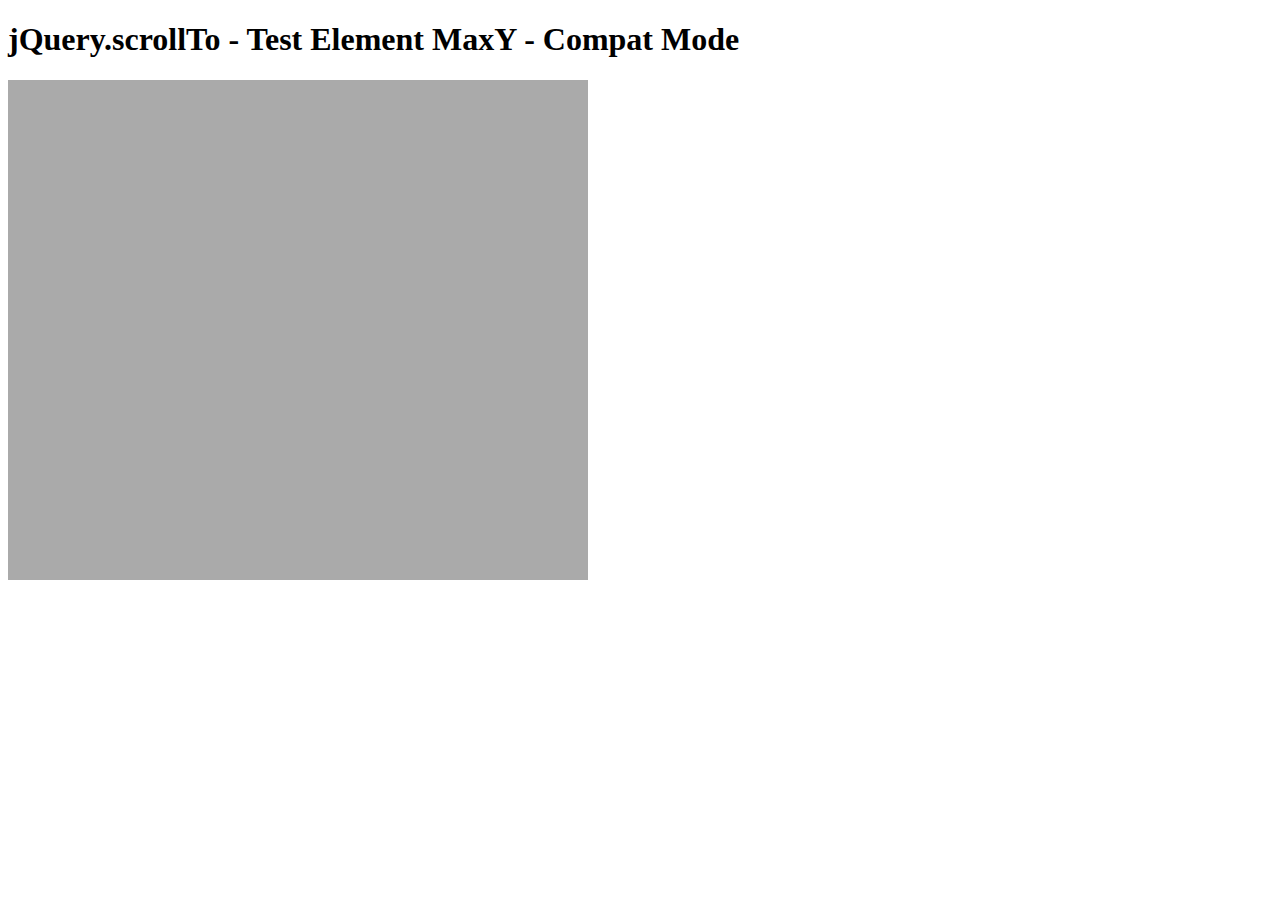
<file: docs/assets/plugins/jquery-scrollTo/tests/ElemMaxY-compat.html>
<!DOCTYPE html PUBLIC "-//W3C//DTD XHTML 1.0 Transitional//EN" "http://www.w3.org/TR/xhtml1/DTD/xhtml1-transitional.dtd">
<html xmlns="http://www.w3.org/1999/xhtml">
<head>
	<meta http-equiv="Content-Type" content="text/html; charset=iso-8859-1" />
	<title>jQuery.scrollTo - Test Element MaxY - Compat Mode</title>
	<script type="text/javascript" src="https://code.jquery.com/jquery-1.11.0.js"></script>
	<script type="text/javascript" src="../jquery.scrollTo.js"></script>
	<script type="text/javascript" src="test.js"></script>
</head>
<body>
	<h1>jQuery.scrollTo - Test Element MaxY - Compat Mode</h1>
	
	<div id="viewport" style="width:600px;height:500px;overflow: auto">
		<div id="ua" style="height:1500px; width:500px; padding:0 40px; background-color:#AAA">
			&nbsp;
		</div>
	</div>
	<script type="text/javascript">
		$('#viewport').test();
	</script>
</html>
</file>
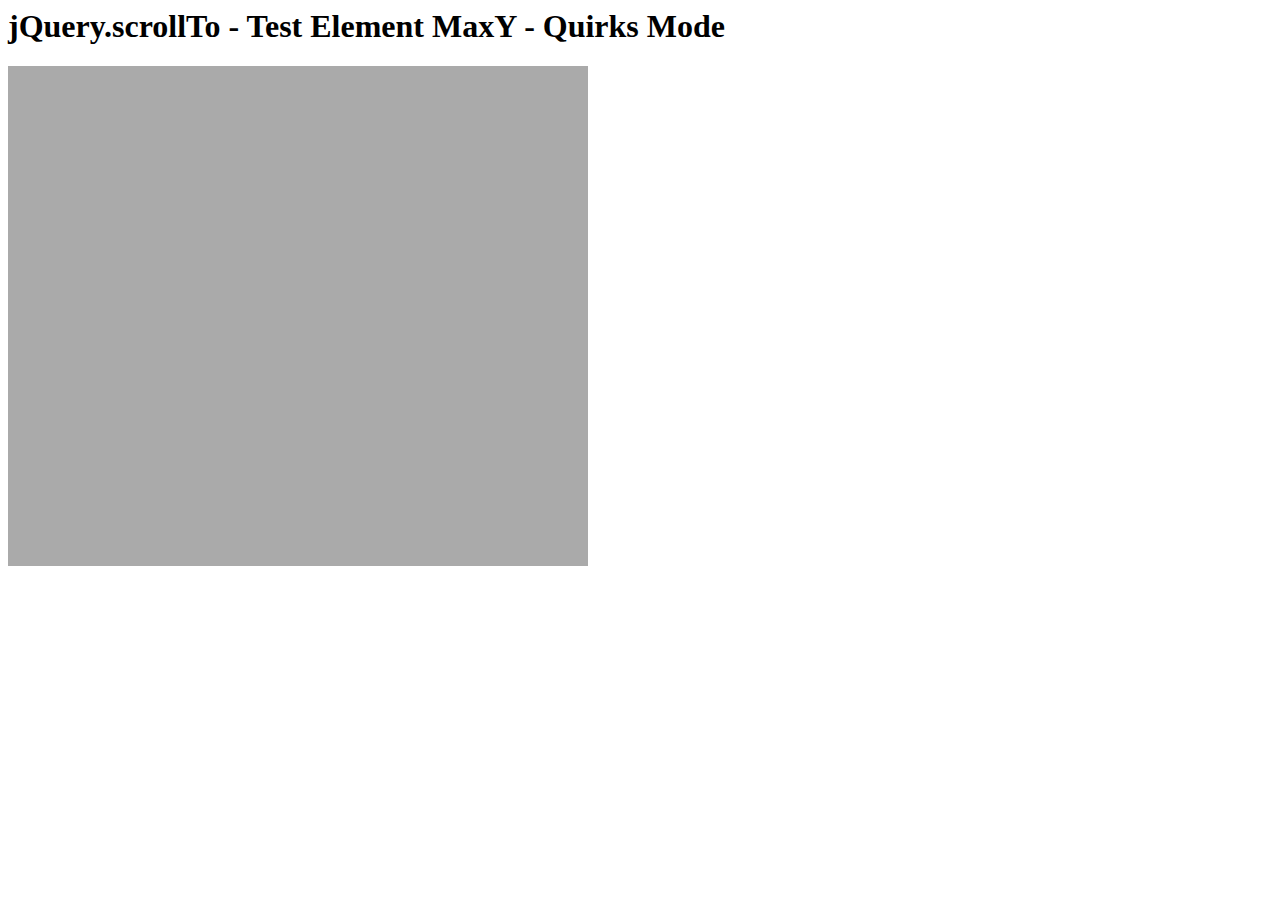
<file: docs/assets/plugins/jquery-scrollTo/tests/ElemMaxY-quirks.html>
<html>
<head>
	<meta http-equiv="Content-Type" content="text/html; charset=iso-8859-1" />
	<title>jQuery.scrollTo - Test Element MaxY - Quirks Mode</title>
	<script type="text/javascript" src="https://code.jquery.com/jquery-1.11.0.js"></script>
	<script type="text/javascript" src="../jquery.scrollTo.js"></script>
	<script type="text/javascript" src="test.js"></script>
</head>
<body>
	<h1>jQuery.scrollTo - Test Element MaxY - Quirks Mode</h1>
	
	<div id="viewport" style="width:600px;height:500px;overflow: auto">
		<div id="ua" style="height:1500px; width:500px; padding:0 40px; background-color:#AAA">
			&nbsp;
		</div>
	</div>
	<script type="text/javascript">
		$('#viewport').test();
	</script>
</html>
</file>
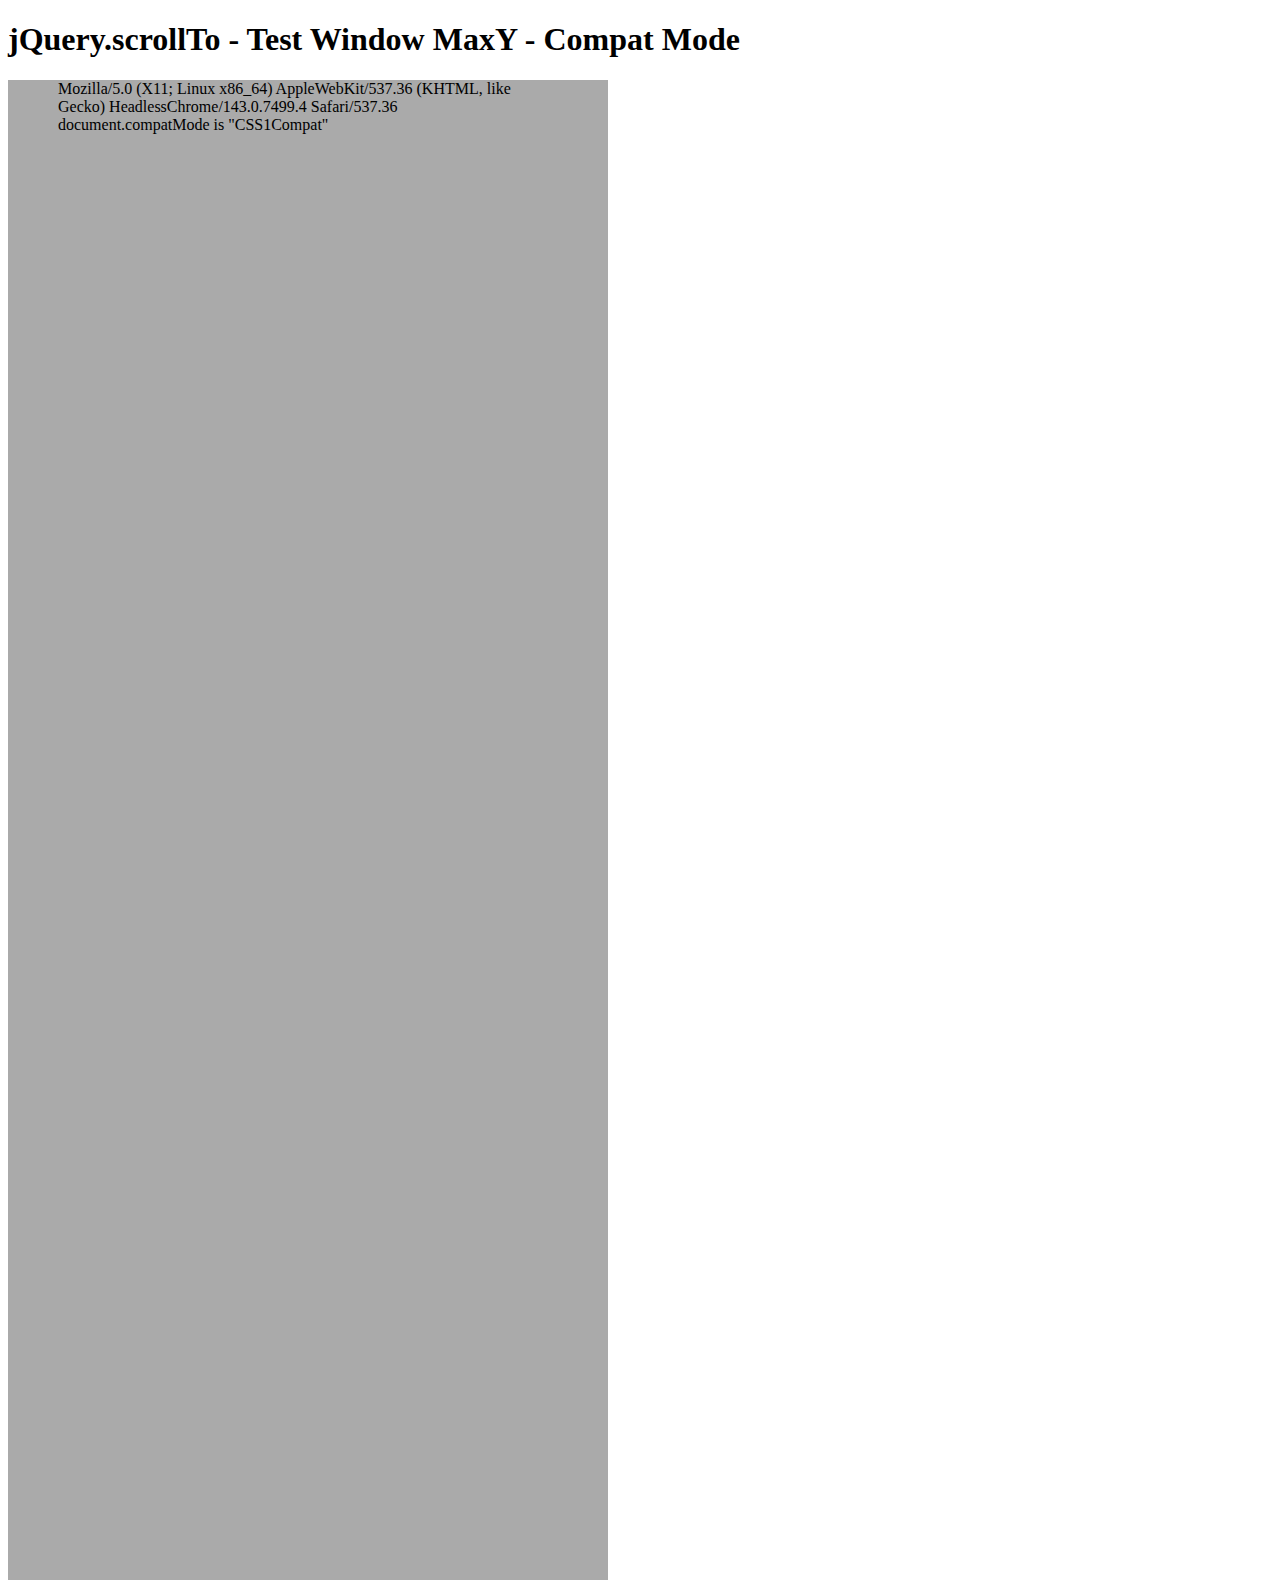
<file: docs/assets/plugins/jquery-scrollTo/tests/WinMaxY-compat.html>
<!DOCTYPE html PUBLIC "-//W3C//DTD XHTML 1.0 Transitional//EN" "http://www.w3.org/TR/xhtml1/DTD/xhtml1-transitional.dtd">
<html xmlns="http://www.w3.org/1999/xhtml">
<head>
	<meta http-equiv="Content-Type" content="text/html; charset=iso-8859-1" />
	<title>jQuery.scrollTo - Test Window MaxY - Compat Mode</title>
	<script type="text/javascript" src="https://code.jquery.com/jquery-1.11.0.js"></script>
	<script type="text/javascript" src="../jquery.scrollTo.js"></script>
	<script type="text/javascript" src="test.js"></script>
</head>
<body>
	<h1>jQuery.scrollTo - Test Window MaxY - Compat Mode</h1>
	
	<div id="ua" style="height:1500px; width:500px; padding:0 50px; background-color:#AAA">
		&nbsp;
	</div>
	<script type="text/javascript">
		$(window).test();
	</script>
</html>
</file>
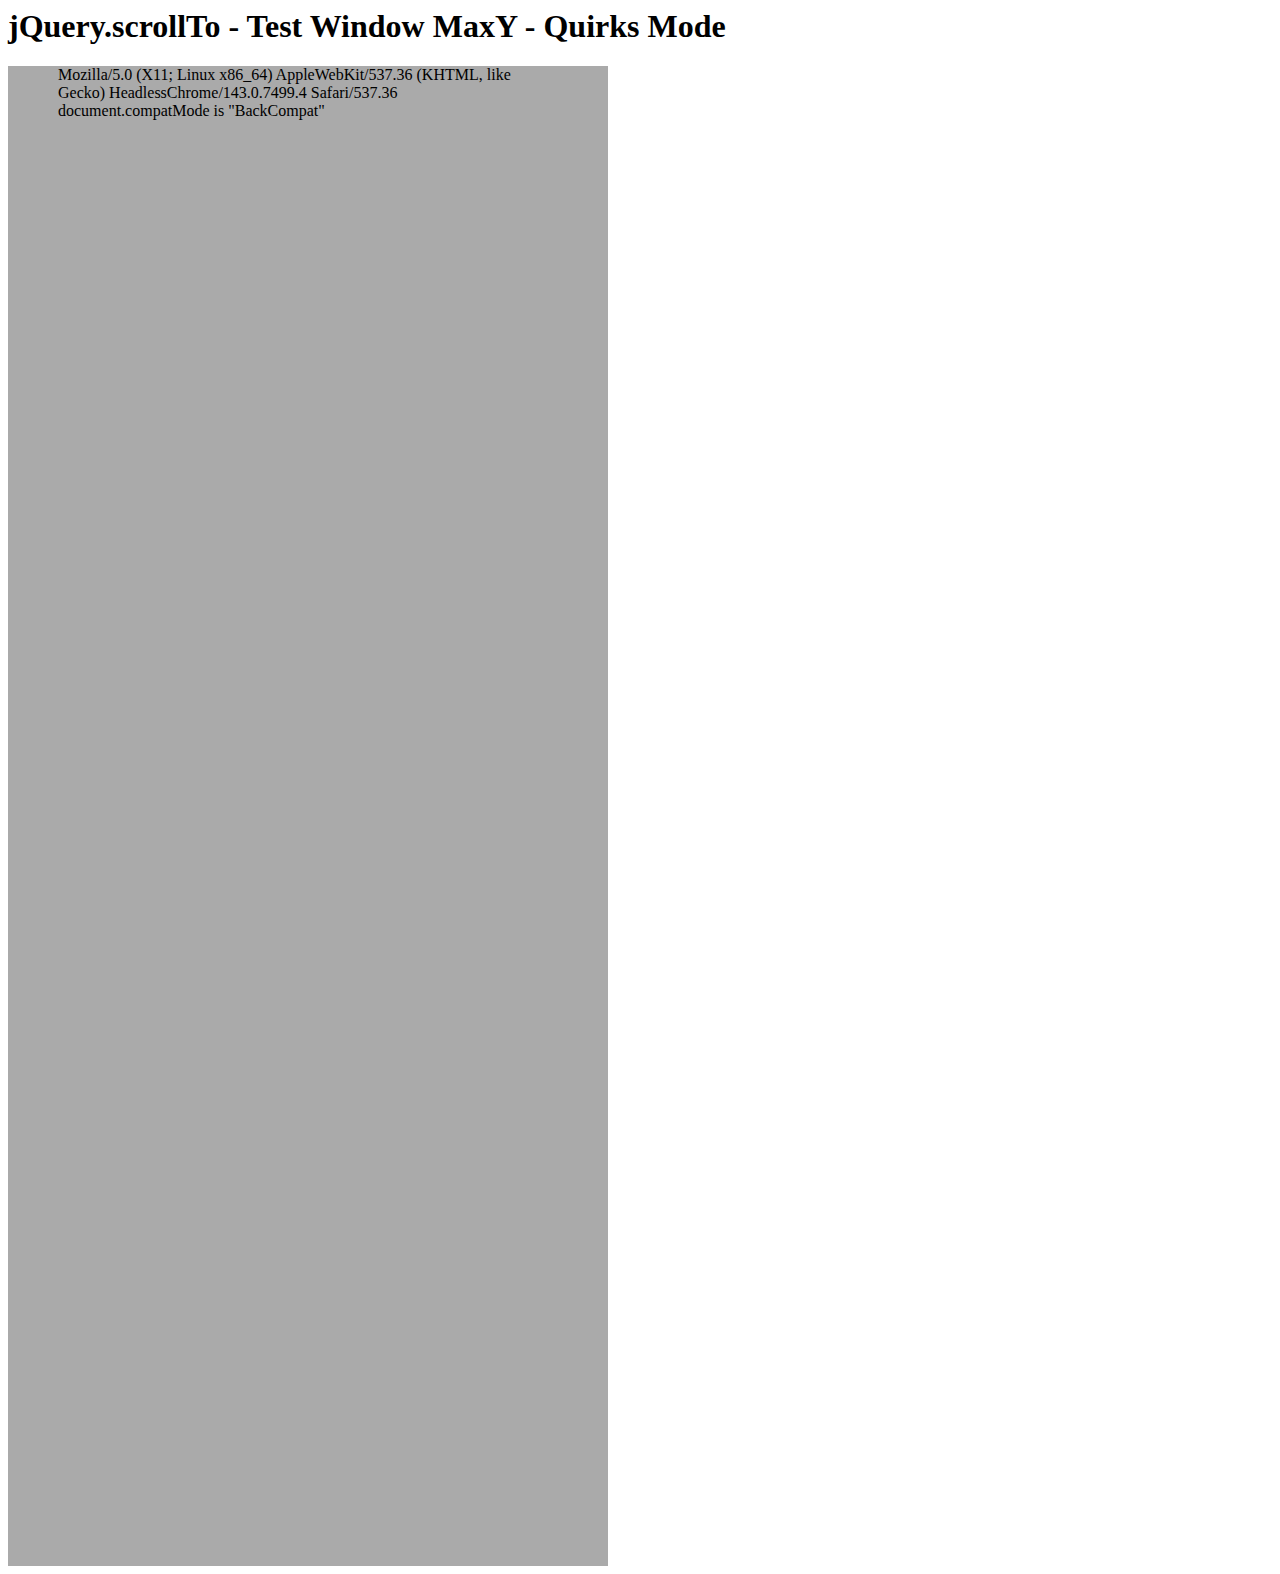
<file: docs/assets/plugins/jquery-scrollTo/tests/WinMaxY-quirks.html>
<html>
<head>
	<meta http-equiv="Content-Type" content="text/html; charset=iso-8859-1" />
	<title>jQuery.scrollTo - Test Window MaxY - Quirks Mode</title>
	<script type="text/javascript" src="https://code.jquery.com/jquery-1.11.0.js"></script>
	<script type="text/javascript" src="../jquery.scrollTo.js"></script>
	<script type="text/javascript" src="test.js"></script>
</head>
<body>
	<h1>jQuery.scrollTo - Test Window MaxY - Quirks Mode</h1>

	<div id="ua" style="height:1500px; width:500px; padding:0 50px; background-color:#AAA">
		&nbsp;
	</div>
	<script type="text/javascript">
		$(window).test();
	</script>
</html>
</file>
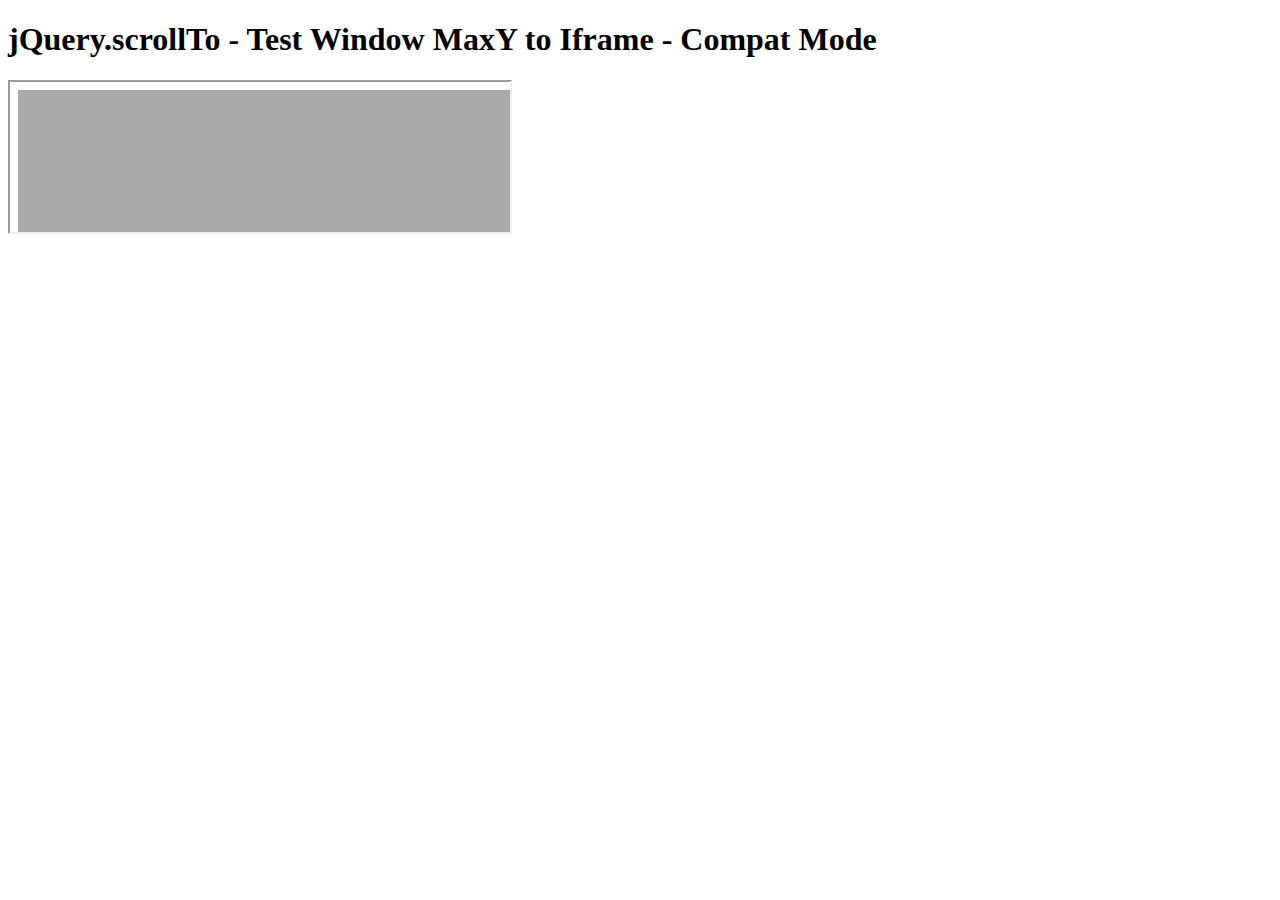
<file: docs/assets/plugins/jquery-scrollTo/tests/WinMaxY-to-iframe-compat.html>
<!DOCTYPE html PUBLIC "-//W3C//DTD XHTML 1.0 Transitional//EN" "http://www.w3.org/TR/xhtml1/DTD/xhtml1-transitional.dtd">
<html xmlns="http://www.w3.org/1999/xhtml">
<head>
	<meta http-equiv="Content-Type" content="text/html; charset=iso-8859-1" />
	<title>jQuery.scrollTo - Test Window MaxY to Iframe - Compat Mode</title>
	<script type="text/javascript" src="https://code.jquery.com/jquery-1.11.0.js"></script>
	<script type="text/javascript" src="../jquery.scrollTo.js"></script>
	<script type="text/javascript" src="test.js"></script>
</head>
<body>
	<h1>jQuery.scrollTo - Test Window MaxY to Iframe - Compat Mode</h1>

	<iframe src="WinMaxY-compat.html?notest"  style="width:500px" /></iframe>
	
	<script type="text/javascript">
		setTimeout(function(){
			$('iframe').test();
		}, 1500 );
	</script>
</html>
</file>
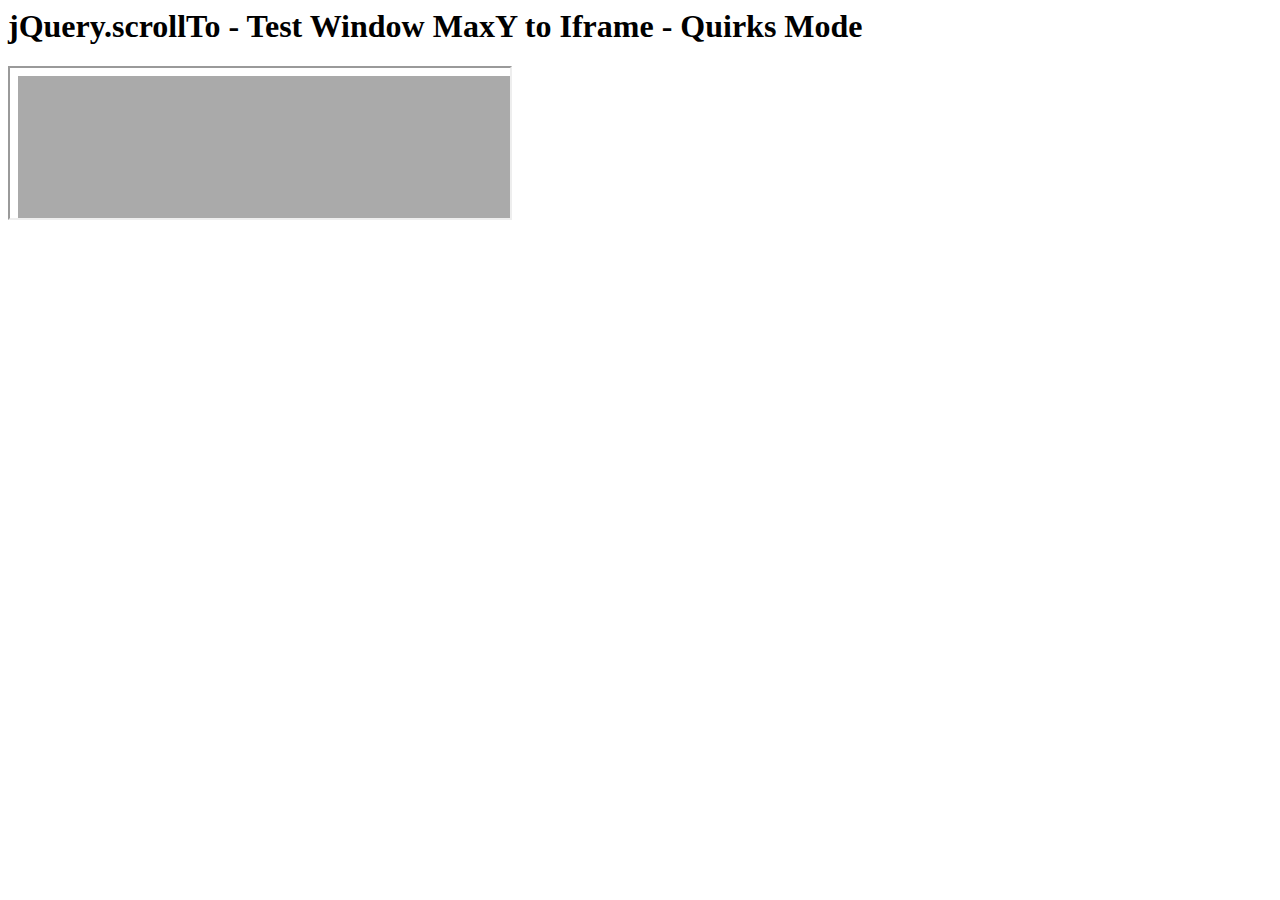
<file: docs/assets/plugins/jquery-scrollTo/tests/WinMaxY-to-iframe-quirks.html>
<html>
<head>
	<meta http-equiv="Content-Type" content="text/html; charset=iso-8859-1" />
	<title>jQuery.scrollTo - Test Window MaxY to Iframe - Quirks Mode</title>
	<script type="text/javascript" src="https://code.jquery.com/jquery-1.11.0.js"></script>
	<script type="text/javascript" src="../jquery.scrollTo.js"></script>
	<script type="text/javascript" src="test.js"></script>
</head>
<body>
	<h1>jQuery.scrollTo - Test Window MaxY to Iframe - Quirks Mode</h1>
	
	<iframe src="WinMaxY-quirks.html?notest" style="width:500px"></iframe>
	
	<script type="text/javascript">
		setTimeout(function(){
			$('iframe').test();
		}, 1500 );
	</script>
</html>
</file>
<file: 04_Instagram/css/style.css>
* {
    padding: 0;
    margin: 0;
    box-sizing: border-box;
    text-decoration: none;
    font-family: sans-serif;
    font-size: 14px;
}

body {
    width: 100%;
    min-height: 100vh;
    background-color: #f3f3f3;
    padding: 0;
    margin: 0;
    display: flex;
    justify-content: center;
}

.instagram-wrapper {
    display: flex;
    align-items: center;
    justify-content: start;
    width: 60%;
    height: 100vh;
}

.instagram-phone {
    display: flex;
    align-items: center;
    justify-content: center;
    width: 50%;
}

.instagram-phone img {
    height: 50rem;
}

.instagram-continue {
    display: flex;
    align-items: center; /* horizontal */
    justify-content: space-around; /* vertical */
    flex-direction: column;
    width: 50%;
    min-height: 34rem;
}

.group {
    display: flex;
    justify-content: space-between;
    align-items: center;
    flex-direction: column;
    background-color: #FFFFFF;
    width: 100%;
    padding: 1.3rem 0;
    border: 1px solid lightgray;
}

.group:nth-child(1) {
    min-height: 18rem;
}

.instagram-logo {
    height: 3rem;
}

.profile-photo {
    display: flex;
    justify-content: center;
    align-items: center;
    border-radius: 50%;
    overflow: hidden;
}

.profile-photo img {
    height: 5rem;
}

.instagram-login {
    background-color: #0095f6;
    color: white;
    padding: 8px;
    border-radius: 4px;
}

.instagram-logout {
    color: #0095f6;
    margin-top: 1rem;
}

.not-account {
    color: #a0a0a0;
}

.link-blue {
    color: #0095f6;
}

.get-the-app {
    display: flex;
    flex-direction: column;
    align-items: center;
    justify-self: center;
    width: 100%;
    padding: 1.3rem 0;
}

.download {
    display: flex;
    width: 100%;
    justify-content: space-evenly;
    align-items: center;
    padding: 1rem;
}

.app-download {
    height: 3rem;
    width: 10rem;
    background-size: cover;
}

.app-download:nth-child(1) {
    background-image: url('../img/app-store.png');
}

.app-download:nth-child(2) {
    background-image: url('../img/google-store.png');
}

/* media queries */ 
@media (max-width: 1024px) {
    .instagram-wrapper {
        width: 90%;
    }
}

@media (max-width: 650px) {

    body {
        background-color: #FFFFFF;
    }

    .instagram-wrapper {
        width: 90%;
    }

    .instagram-phone {
        display: none;
    }

    .instagram-continue {
        width: 100%;
    }

    .group {
        border: 1px solid transparent; 
    }
}
</file>
<file: docs/assets/plugins/prism/prism.css>
/* http://prismjs.com/download.html?themes=prism-okaidia&languages=markup+css+clike+javascript+ruby+git+haml+handlebars+http+php+python+sass+scss+vim+yaml&plugins=line-numbers */
/**
 * okaidia theme for JavaScript, CSS and HTML
 * Loosely based on Monokai textmate theme by http://www.monokai.nl/
 * @author ocodia
 */

code[class*="language-"],
pre[class*="language-"] {
	color: #f8f8f2;
	text-shadow: 0 1px rgba(0, 0, 0, 0.3);
	font-family: Consolas, Monaco, 'Andale Mono', 'Ubuntu Mono', monospace;
	direction: ltr;
	text-align: left;
	white-space: pre;
	word-spacing: normal;
	word-break: normal;
	word-wrap: normal;
	line-height: 1.5;

	-moz-tab-size: 4;
	-o-tab-size: 4;
	tab-size: 4;

	-webkit-hyphens: none;
	-moz-hyphens: none;
	-ms-hyphens: none;
	hyphens: none;
}

/* Code blocks */
pre[class*="language-"] {
	padding: 1em;
	margin: .5em 0;
	overflow: auto;
	border-radius: 0.3em;
}

:not(pre) > code[class*="language-"],
pre[class*="language-"] {
	background: #272822;
}

/* Inline code */
:not(pre) > code[class*="language-"] {
	padding: .1em;
	border-radius: .3em;
	white-space: normal;
}

.token.comment,
.token.prolog,
.token.doctype,
.token.cdata {
	color: slategray;
}

.token.punctuation {
	color: #f8f8f2;
}

.namespace {
	opacity: .7;
}

.token.property,
.token.tag,
.token.constant,
.token.symbol,
.token.deleted {
	color: #f92672;
}

.token.boolean,
.token.number {
	color: #ae81ff;
}

.token.selector,
.token.attr-name,
.token.string,
.token.char,
.token.builtin,
.token.inserted {
	color: #a6e22e;
}

.token.operator,
.token.entity,
.token.url,
.language-css .token.string,
.style .token.string,
.token.variable {
	color: #f8f8f2;
}

.token.atrule,
.token.attr-value,
.token.function {
	color: #e6db74;
}

.token.keyword {
	color: #66d9ef;
}

.token.regex,
.token.important {
	color: #fd971f;
}

.token.important,
.token.bold {
	font-weight: bold;
}
.token.italic {
	font-style: italic;
}

.token.entity {
	cursor: help;
}

pre.line-numbers {
	position: relative;
	padding-left: 3.8em;
	counter-reset: linenumber;
}

pre.line-numbers > code {
	position: relative;
}

.line-numbers .line-numbers-rows {
	position: absolute;
	pointer-events: none;
	top: 0;
	font-size: 100%;
	left: -3.8em;
	width: 3em; /* works for line-numbers below 1000 lines */
	letter-spacing: -1px;
	border-right: 1px solid #999;

	-webkit-user-select: none;
	-moz-user-select: none;
	-ms-user-select: none;
	user-select: none;

}

	.line-numbers-rows > span {
		pointer-events: none;
		display: block;
		counter-increment: linenumber;
	}

		.line-numbers-rows > span:before {
			content: counter(linenumber);
			color: #999;
			display: block;
			padding-right: 0.8em;
			text-align: right;
		}
</file>
<file: docs/assets/plugins/elegant_font/css/style.css>
@font-face {
	font-family: 'ElegantIcons';
	src:url('fonts/ElegantIcons.eot');
	src:url('fonts/ElegantIcons.eot?#iefix') format('embedded-opentype'),
		url('fonts/ElegantIcons.woff') format('woff'),
		url('fonts/ElegantIcons.ttf') format('truetype'),
		url('fonts/ElegantIcons.svg#ElegantIcons') format('svg');
	font-weight: normal;
	font-style: normal;
}

/* Use the following CSS code if you want to use data attributes for inserting your icons */
[data-icon]:before {
	font-family: 'ElegantIcons';
	content: attr(data-icon);
	speak: none;
	font-weight: normal;
	font-variant: normal;
	text-transform: none;
	line-height: 1;
	-webkit-font-smoothing: antialiased;
	-moz-osx-font-smoothing: grayscale;
}

/* Use the following CSS code if you want to have a class per icon */
/*
Instead of a list of all class selectors,
you can use the generic selector below, but it's slower:
[class*="your-class-prefix"] {
*/
.arrow_up, .arrow_down, .arrow_left, .arrow_right, .arrow_left-up, .arrow_right-up, .arrow_right-down, .arrow_left-down, .arrow-up-down, .arrow_up-down_alt, .arrow_left-right_alt, .arrow_left-right, .arrow_expand_alt2, .arrow_expand_alt, .arrow_condense, .arrow_expand, .arrow_move, .arrow_carrot-up, .arrow_carrot-down, .arrow_carrot-left, .arrow_carrot-right, .arrow_carrot-2up, .arrow_carrot-2down, .arrow_carrot-2left, .arrow_carrot-2right, .arrow_carrot-up_alt2, .arrow_carrot-down_alt2, .arrow_carrot-left_alt2, .arrow_carrot-right_alt2, .arrow_carrot-2up_alt2, .arrow_carrot-2down_alt2, .arrow_carrot-2left_alt2, .arrow_carrot-2right_alt2, .arrow_triangle-up, .arrow_triangle-down, .arrow_triangle-left, .arrow_triangle-right, .arrow_triangle-up_alt2, .arrow_triangle-down_alt2, .arrow_triangle-left_alt2, .arrow_triangle-right_alt2, .arrow_back, .icon_minus-06, .icon_plus, .icon_close, .icon_check, .icon_minus_alt2, .icon_plus_alt2, .icon_close_alt2, .icon_check_alt2, .icon_zoom-out_alt, .icon_zoom-in_alt, .icon_search, .icon_box-empty, .icon_box-selected, .icon_minus-box, .icon_plus-box, .icon_box-checked, .icon_circle-empty, .icon_circle-slelected, .icon_stop_alt2, .icon_stop, .icon_pause_alt2, .icon_pause, .icon_menu, .icon_menu-square_alt2, .icon_menu-circle_alt2, .icon_ul, .icon_ol, .icon_adjust-horiz, .icon_adjust-vert, .icon_document_alt, .icon_documents_alt, .icon_pencil, .icon_pencil-edit_alt, .icon_pencil-edit, .icon_folder-alt, .icon_folder-open_alt, .icon_folder-add_alt, .icon_info_alt, .icon_error-oct_alt, .icon_error-circle_alt, .icon_error-triangle_alt, .icon_question_alt2, .icon_question, .icon_comment_alt, .icon_chat_alt, .icon_vol-mute_alt, .icon_volume-low_alt, .icon_volume-high_alt, .icon_quotations, .icon_quotations_alt2, .icon_clock_alt, .icon_lock_alt, .icon_lock-open_alt, .icon_key_alt, .icon_cloud_alt, .icon_cloud-upload_alt, .icon_cloud-download_alt, .icon_image, .icon_images, .icon_lightbulb_alt, .icon_gift_alt, .icon_house_alt, .icon_genius, .icon_mobile, .icon_tablet, .icon_laptop, .icon_desktop, .icon_camera_alt, .icon_mail_alt, .icon_cone_alt, .icon_ribbon_alt, .icon_bag_alt, .icon_creditcard, .icon_cart_alt, .icon_paperclip, .icon_tag_alt, .icon_tags_alt, .icon_trash_alt, .icon_cursor_alt, .icon_mic_alt, .icon_compass_alt, .icon_pin_alt, .icon_pushpin_alt, .icon_map_alt, .icon_drawer_alt, .icon_toolbox_alt, .icon_book_alt, .icon_calendar, .icon_film, .icon_table, .icon_contacts_alt, .icon_headphones, .icon_lifesaver, .icon_piechart, .icon_refresh, .icon_link_alt, .icon_link, .icon_loading, .icon_blocked, .icon_archive_alt, .icon_heart_alt, .icon_star_alt, .icon_star-half_alt, .icon_star, .icon_star-half, .icon_tools, .icon_tool, .icon_cog, .icon_cogs, .arrow_up_alt, .arrow_down_alt, .arrow_left_alt, .arrow_right_alt, .arrow_left-up_alt, .arrow_right-up_alt, .arrow_right-down_alt, .arrow_left-down_alt, .arrow_condense_alt, .arrow_expand_alt3, .arrow_carrot_up_alt, .arrow_carrot-down_alt, .arrow_carrot-left_alt, .arrow_carrot-right_alt, .arrow_carrot-2up_alt, .arrow_carrot-2dwnn_alt, .arrow_carrot-2left_alt, .arrow_carrot-2right_alt, .arrow_triangle-up_alt, .arrow_triangle-down_alt, .arrow_triangle-left_alt, .arrow_triangle-right_alt, .icon_minus_alt, .icon_plus_alt, .icon_close_alt, .icon_check_alt, .icon_zoom-out, .icon_zoom-in, .icon_stop_alt, .icon_menu-square_alt, .icon_menu-circle_alt, .icon_document, .icon_documents, .icon_pencil_alt, .icon_folder, .icon_folder-open, .icon_folder-add, .icon_folder_upload, .icon_folder_download, .icon_info, .icon_error-circle, .icon_error-oct, .icon_error-triangle, .icon_question_alt, .icon_comment, .icon_chat, .icon_vol-mute, .icon_volume-low, .icon_volume-high, .icon_quotations_alt, .icon_clock, .icon_lock, .icon_lock-open, .icon_key, .icon_cloud, .icon_cloud-upload, .icon_cloud-download, .icon_lightbulb, .icon_gift, .icon_house, .icon_camera, .icon_mail, .icon_cone, .icon_ribbon, .icon_bag, .icon_cart, .icon_tag, .icon_tags, .icon_trash, .icon_cursor, .icon_mic, .icon_compass, .icon_pin, .icon_pushpin, .icon_map, .icon_drawer, .icon_toolbox, .icon_book, .icon_contacts, .icon_archive, .icon_heart, .icon_profile, .icon_group, .icon_grid-2x2, .icon_grid-3x3, .icon_music, .icon_pause_alt, .icon_phone, .icon_upload, .icon_download, .social_facebook, .social_twitter, .social_pinterest, .social_googleplus, .social_tumblr, .social_tumbleupon, .social_wordpress, .social_instagram, .social_dribbble, .social_vimeo, .social_linkedin, .social_rss, .social_deviantart, .social_share, .social_myspace, .social_skype, .social_youtube, .social_picassa, .social_googledrive, .social_flickr, .social_blogger, .social_spotify, .social_delicious, .social_facebook_circle, .social_twitter_circle, .social_pinterest_circle, .social_googleplus_circle, .social_tumblr_circle, .social_stumbleupon_circle, .social_wordpress_circle, .social_instagram_circle, .social_dribbble_circle, .social_vimeo_circle, .social_linkedin_circle, .social_rss_circle, .social_deviantart_circle, .social_share_circle, .social_myspace_circle, .social_skype_circle, .social_youtube_circle, .social_picassa_circle, .social_googledrive_alt2, .social_flickr_circle, .social_blogger_circle, .social_spotify_circle, .social_delicious_circle, .social_facebook_square, .social_twitter_square, .social_pinterest_square, .social_googleplus_square, .social_tumblr_square, .social_stumbleupon_square, .social_wordpress_square, .social_instagram_square, .social_dribbble_square, .social_vimeo_square, .social_linkedin_square, .social_rss_square, .social_deviantart_square, .social_share_square, .social_myspace_square, .social_skype_square, .social_youtube_square, .social_picassa_square, .social_googledrive_square, .social_flickr_square, .social_blogger_square, .social_spotify_square, .social_delicious_square, .icon_printer, .icon_calulator, .icon_building, .icon_floppy, .icon_drive, .icon_search-2, .icon_id, .icon_id-2, .icon_puzzle, .icon_like, .icon_dislike, .icon_mug, .icon_currency, .icon_wallet, .icon_pens, .icon_easel, .icon_flowchart, .icon_datareport, .icon_briefcase, .icon_shield, .icon_percent, .icon_globe, .icon_globe-2, .icon_target, .icon_hourglass, .icon_balance, .icon_rook, .icon_printer-alt, .icon_calculator_alt, .icon_building_alt, .icon_floppy_alt, .icon_drive_alt, .icon_search_alt, .icon_id_alt, .icon_id-2_alt, .icon_puzzle_alt, .icon_like_alt, .icon_dislike_alt, .icon_mug_alt, .icon_currency_alt, .icon_wallet_alt, .icon_pens_alt, .icon_easel_alt, .icon_flowchart_alt, .icon_datareport_alt, .icon_briefcase_alt, .icon_shield_alt, .icon_percent_alt, .icon_globe_alt, .icon_clipboard {
	font-family: 'ElegantIcons';
	speak: none;
	font-style: normal;
	font-weight: normal;
	font-variant: normal;
	text-transform: none;
	line-height: 1;
	-webkit-font-smoothing: antialiased;
}
.arrow_up:before {
	content: "\21";
}
.arrow_down:before {
	content: "\22";
}
.arrow_left:before {
	content: "\23";
}
.arrow_right:before {
	content: "\24";
}
.arrow_left-up:before {
	content: "\25";
}
.arrow_right-up:before {
	content: "\26";
}
.arrow_right-down:before {
	content: "\27";
}
.arrow_left-down:before {
	content: "\28";
}
.arrow-up-down:before {
	content: "\29";
}
.arrow_up-down_alt:before {
	content: "\2a";
}
.arrow_left-right_alt:before {
	content: "\2b";
}
.arrow_left-right:before {
	content: "\2c";
}
.arrow_expand_alt2:before {
	content: "\2d";
}
.arrow_expand_alt:before {
	content: "\2e";
}
.arrow_condense:before {
	content: "\2f";
}
.arrow_expand:before {
	content: "\30";
}
.arrow_move:before {
	content: "\31";
}
.arrow_carrot-up:before {
	content: "\32";
}
.arrow_carrot-down:before {
	content: "\33";
}
.arrow_carrot-left:before {
	content: "\34";
}
.arrow_carrot-right:before {
	content: "\35";
}
.arrow_carrot-2up:before {
	content: "\36";
}
.arrow_carrot-2down:before {
	content: "\37";
}
.arrow_carrot-2left:before {
	content: "\38";
}
.arrow_carrot-2right:before {
	content: "\39";
}
.arrow_carrot-up_alt2:before {
	content: "\3a";
}
.arrow_carrot-down_alt2:before {
	content: "\3b";
}
.arrow_carrot-left_alt2:before {
	content: "\3c";
}
.arrow_carrot-right_alt2:before {
	content: "\3d";
}
.arrow_carrot-2up_alt2:before {
	content: "\3e";
}
.arrow_carrot-2down_alt2:before {
	content: "\3f";
}
.arrow_carrot-2left_alt2:before {
	content: "\40";
}
.arrow_carrot-2right_alt2:before {
	content: "\41";
}
.arrow_triangle-up:before {
	content: "\42";
}
.arrow_triangle-down:before {
	content: "\43";
}
.arrow_triangle-left:before {
	content: "\44";
}
.arrow_triangle-right:before {
	content: "\45";
}
.arrow_triangle-up_alt2:before {
	content: "\46";
}
.arrow_triangle-down_alt2:before {
	content: "\47";
}
.arrow_triangle-left_alt2:before {
	content: "\48";
}
.arrow_triangle-right_alt2:before {
	content: "\49";
}
.arrow_back:before {
	content: "\4a";
}
.icon_minus-06:before {
	content: "\4b";
}
.icon_plus:before {
	content: "\4c";
}
.icon_close:before {
	content: "\4d";
}
.icon_check:before {
	content: "\4e";
}
.icon_minus_alt2:before {
	content: "\4f";
}
.icon_plus_alt2:before {
	content: "\50";
}
.icon_close_alt2:before {
	content: "\51";
}
.icon_check_alt2:before {
	content: "\52";
}
.icon_zoom-out_alt:before {
	content: "\53";
}
.icon_zoom-in_alt:before {
	content: "\54";
}
.icon_search:before {
	content: "\55";
}
.icon_box-empty:before {
	content: "\56";
}
.icon_box-selected:before {
	content: "\57";
}
.icon_minus-box:before {
	content: "\58";
}
.icon_plus-box:before {
	content: "\59";
}
.icon_box-checked:before {
	content: "\5a";
}
.icon_circle-empty:before {
	content: "\5b";
}
.icon_circle-slelected:before {
	content: "\5c";
}
.icon_stop_alt2:before {
	content: "\5d";
}
.icon_stop:before {
	content: "\5e";
}
.icon_pause_alt2:before {
	content: "\5f";
}
.icon_pause:before {
	content: "\60";
}
.icon_menu:before {
	content: "\61";
}
.icon_menu-square_alt2:before {
	content: "\62";
}
.icon_menu-circle_alt2:before {
	content: "\63";
}
.icon_ul:before {
	content: "\64";
}
.icon_ol:before {
	content: "\65";
}
.icon_adjust-horiz:before {
	content: "\66";
}
.icon_adjust-vert:before {
	content: "\67";
}
.icon_document_alt:before {
	content: "\68";
}
.icon_documents_alt:before {
	content: "\69";
}
.icon_pencil:before {
	content: "\6a";
}
.icon_pencil-edit_alt:before {
	content: "\6b";
}
.icon_pencil-edit:before {
	content: "\6c";
}
.icon_folder-alt:before {
	content: "\6d";
}
.icon_folder-open_alt:before {
	content: "\6e";
}
.icon_folder-add_alt:before {
	content: "\6f";
}
.icon_info_alt:before {
	content: "\70";
}
.icon_error-oct_alt:before {
	content: "\71";
}
.icon_error-circle_alt:before {
	content: "\72";
}
.icon_error-triangle_alt:before {
	content: "\73";
}
.icon_question_alt2:before {
	content: "\74";
}
.icon_question:before {
	content: "\75";
}
.icon_comment_alt:before {
	content: "\76";
}
.icon_chat_alt:before {
	content: "\77";
}
.icon_vol-mute_alt:before {
	content: "\78";
}
.icon_volume-low_alt:before {
	content: "\79";
}
.icon_volume-high_alt:before {
	content: "\7a";
}
.icon_quotations:before {
	content: "\7b";
}
.icon_quotations_alt2:before {
	content: "\7c";
}
.icon_clock_alt:before {
	content: "\7d";
}
.icon_lock_alt:before {
	content: "\7e";
}
.icon_lock-open_alt:before {
	content: "\e000";
}
.icon_key_alt:before {
	content: "\e001";
}
.icon_cloud_alt:before {
	content: "\e002";
}
.icon_cloud-upload_alt:before {
	content: "\e003";
}
.icon_cloud-download_alt:before {
	content: "\e004";
}
.icon_image:before {
	content: "\e005";
}
.icon_images:before {
	content: "\e006";
}
.icon_lightbulb_alt:before {
	content: "\e007";
}
.icon_gift_alt:before {
	content: "\e008";
}
.icon_house_alt:before {
	content: "\e009";
}
.icon_genius:before {
	content: "\e00a";
}
.icon_mobile:before {
	content: "\e00b";
}
.icon_tablet:before {
	content: "\e00c";
}
.icon_laptop:before {
	content: "\e00d";
}
.icon_desktop:before {
	content: "\e00e";
}
.icon_camera_alt:before {
	content: "\e00f";
}
.icon_mail_alt:before {
	content: "\e010";
}
.icon_cone_alt:before {
	content: "\e011";
}
.icon_ribbon_alt:before {
	content: "\e012";
}
.icon_bag_alt:before {
	content: "\e013";
}
.icon_creditcard:before {
	content: "\e014";
}
.icon_cart_alt:before {
	content: "\e015";
}
.icon_paperclip:before {
	content: "\e016";
}
.icon_tag_alt:before {
	content: "\e017";
}
.icon_tags_alt:before {
	content: "\e018";
}
.icon_trash_alt:before {
	content: "\e019";
}
.icon_cursor_alt:before {
	content: "\e01a";
}
.icon_mic_alt:before {
	content: "\e01b";
}
.icon_compass_alt:before {
	content: "\e01c";
}
.icon_pin_alt:before {
	content: "\e01d";
}
.icon_pushpin_alt:before {
	content: "\e01e";
}
.icon_map_alt:before {
	content: "\e01f";
}
.icon_drawer_alt:before {
	content: "\e020";
}
.icon_toolbox_alt:before {
	content: "\e021";
}
.icon_book_alt:before {
	content: "\e022";
}
.icon_calendar:before {
	content: "\e023";
}
.icon_film:before {
	content: "\e024";
}
.icon_table:before {
	content: "\e025";
}
.icon_contacts_alt:before {
	content: "\e026";
}
.icon_headphones:before {
	content: "\e027";
}
.icon_lifesaver:before {
	content: "\e028";
}
.icon_piechart:before {
	content: "\e029";
}
.icon_refresh:before {
	content: "\e02a";
}
.icon_link_alt:before {
	content: "\e02b";
}
.icon_link:before {
	content: "\e02c";
}
.icon_loading:before {
	content: "\e02d";
}
.icon_blocked:before {
	content: "\e02e";
}
.icon_archive_alt:before {
	content: "\e02f";
}
.icon_heart_alt:before {
	content: "\e030";
}
.icon_star_alt:before {
	content: "\e031";
}
.icon_star-half_alt:before {
	content: "\e032";
}
.icon_star:before {
	content: "\e033";
}
.icon_star-half:before {
	content: "\e034";
}
.icon_tools:before {
	content: "\e035";
}
.icon_tool:before {
	content: "\e036";
}
.icon_cog:before {
	content: "\e037";
}
.icon_cogs:before {
	content: "\e038";
}
.arrow_up_alt:before {
	content: "\e039";
}
.arrow_down_alt:before {
	content: "\e03a";
}
.arrow_left_alt:before {
	content: "\e03b";
}
.arrow_right_alt:before {
	content: "\e03c";
}
.arrow_left-up_alt:before {
	content: "\e03d";
}
.arrow_right-up_alt:before {
	content: "\e03e";
}
.arrow_right-down_alt:before {
	content: "\e03f";
}
.arrow_left-down_alt:before {
	content: "\e040";
}
.arrow_condense_alt:before {
	content: "\e041";
}
.arrow_expand_alt3:before {
	content: "\e042";
}
.arrow_carrot_up_alt:before {
	content: "\e043";
}
.arrow_carrot-down_alt:before {
	content: "\e044";
}
.arrow_carrot-left_alt:before {
	content: "\e045";
}
.arrow_carrot-right_alt:before {
	content: "\e046";
}
.arrow_carrot-2up_alt:before {
	content: "\e047";
}
.arrow_carrot-2dwnn_alt:before {
	content: "\e048";
}
.arrow_carrot-2left_alt:before {
	content: "\e049";
}
.arrow_carrot-2right_alt:before {
	content: "\e04a";
}
.arrow_triangle-up_alt:before {
	content: "\e04b";
}
.arrow_triangle-down_alt:before {
	content: "\e04c";
}
.arrow_triangle-left_alt:before {
	content: "\e04d";
}
.arrow_triangle-right_alt:before {
	content: "\e04e";
}
.icon_minus_alt:before {
	content: "\e04f";
}
.icon_plus_alt:before {
	content: "\e050";
}
.icon_close_alt:before {
	content: "\e051";
}
.icon_check_alt:before {
	content: "\e052";
}
.icon_zoom-out:before {
	content: "\e053";
}
.icon_zoom-in:before {
	content: "\e054";
}
.icon_stop_alt:before {
	content: "\e055";
}
.icon_menu-square_alt:before {
	content: "\e056";
}
.icon_menu-circle_alt:before {
	content: "\e057";
}
.icon_document:before {
	content: "\e058";
}
.icon_documents:before {
	content: "\e059";
}
.icon_pencil_alt:before {
	content: "\e05a";
}
.icon_folder:before {
	content: "\e05b";
}
.icon_folder-open:before {
	content: "\e05c";
}
.icon_folder-add:before {
	content: "\e05d";
}
.icon_folder_upload:before {
	content: "\e05e";
}
.icon_folder_download:before {
	content: "\e05f";
}
.icon_info:before {
	content: "\e060";
}
.icon_error-circle:before {
	content: "\e061";
}
.icon_error-oct:before {
	content: "\e062";
}
.icon_error-triangle:before {
	content: "\e063";
}
.icon_question_alt:before {
	content: "\e064";
}
.icon_comment:before {
	content: "\e065";
}
.icon_chat:before {
	content: "\e066";
}
.icon_vol-mute:before {
	content: "\e067";
}
.icon_volume-low:before {
	content: "\e068";
}
.icon_volume-high:before {
	content: "\e069";
}
.icon_quotations_alt:before {
	content: "\e06a";
}
.icon_clock:before {
	content: "\e06b";
}
.icon_lock:before {
	content: "\e06c";
}
.icon_lock-open:before {
	content: "\e06d";
}
.icon_key:before {
	content: "\e06e";
}
.icon_cloud:before {
	content: "\e06f";
}
.icon_cloud-upload:before {
	content: "\e070";
}
.icon_cloud-download:before {
	content: "\e071";
}
.icon_lightbulb:before {
	content: "\e072";
}
.icon_gift:before {
	content: "\e073";
}
.icon_house:before {
	content: "\e074";
}
.icon_camera:before {
	content: "\e075";
}
.icon_mail:before {
	content: "\e076";
}
.icon_cone:before {
	content: "\e077";
}
.icon_ribbon:before {
	content: "\e078";
}
.icon_bag:before {
	content: "\e079";
}
.icon_cart:before {
	content: "\e07a";
}
.icon_tag:before {
	content: "\e07b";
}
.icon_tags:before {
	content: "\e07c";
}
.icon_trash:before {
	content: "\e07d";
}
.icon_cursor:before {
	content: "\e07e";
}
.icon_mic:before {
	content: "\e07f";
}
.icon_compass:before {
	content: "\e080";
}
.icon_pin:before {
	content: "\e081";
}
.icon_pushpin:before {
	content: "\e082";
}
.icon_map:before {
	content: "\e083";
}
.icon_drawer:before {
	content: "\e084";
}
.icon_toolbox:before {
	content: "\e085";
}
.icon_book:before {
	content: "\e086";
}
.icon_contacts:before {
	content: "\e087";
}
.icon_archive:before {
	content: "\e088";
}
.icon_heart:before {
	content: "\e089";
}
.icon_profile:before {
	content: "\e08a";
}
.icon_group:before {
	content: "\e08b";
}
.icon_grid-2x2:before {
	content: "\e08c";
}
.icon_grid-3x3:before {
	content: "\e08d";
}
.icon_music:before {
	content: "\e08e";
}
.icon_pause_alt:before {
	content: "\e08f";
}
.icon_phone:before {
	content: "\e090";
}
.icon_upload:before {
	content: "\e091";
}
.icon_download:before {
	content: "\e092";
}
.social_facebook:before {
	content: "\e093";
}
.social_twitter:before {
	content: "\e094";
}
.social_pinterest:before {
	content: "\e095";
}
.social_googleplus:before {
	content: "\e096";
}
.social_tumblr:before {
	content: "\e097";
}
.social_tumbleupon:before {
	content: "\e098";
}
.social_wordpress:before {
	content: "\e099";
}
.social_instagram:before {
	content: "\e09a";
}
.social_dribbble:before {
	content: "\e09b";
}
.social_vimeo:before {
	content: "\e09c";
}
.social_linkedin:before {
	content: "\e09d";
}
.social_rss:before {
	content: "\e09e";
}
.social_deviantart:before {
	content: "\e09f";
}
.social_share:before {
	content: "\e0a0";
}
.social_myspace:before {
	content: "\e0a1";
}
.social_skype:before {
	content: "\e0a2";
}
.social_youtube:before {
	content: "\e0a3";
}
.social_picassa:before {
	content: "\e0a4";
}
.social_googledrive:before {
	content: "\e0a5";
}
.social_flickr:before {
	content: "\e0a6";
}
.social_blogger:before {
	content: "\e0a7";
}
.social_spotify:before {
	content: "\e0a8";
}
.social_delicious:before {
	content: "\e0a9";
}
.social_facebook_circle:before {
	content: "\e0aa";
}
.social_twitter_circle:before {
	content: "\e0ab";
}
.social_pinterest_circle:before {
	content: "\e0ac";
}
.social_googleplus_circle:before {
	content: "\e0ad";
}
.social_tumblr_circle:before {
	content: "\e0ae";
}
.social_stumbleupon_circle:before {
	content: "\e0af";
}
.social_wordpress_circle:before {
	content: "\e0b0";
}
.social_instagram_circle:before {
	content: "\e0b1";
}
.social_dribbble_circle:before {
	content: "\e0b2";
}
.social_vimeo_circle:before {
	content: "\e0b3";
}
.social_linkedin_circle:before {
	content: "\e0b4";
}
.social_rss_circle:before {
	content: "\e0b5";
}
.social_deviantart_circle:before {
	content: "\e0b6";
}
.social_share_circle:before {
	content: "\e0b7";
}
.social_myspace_circle:before {
	content: "\e0b8";
}
.social_skype_circle:before {
	content: "\e0b9";
}
.social_youtube_circle:before {
	content: "\e0ba";
}
.social_picassa_circle:before {
	content: "\e0bb";
}
.social_googledrive_alt2:before {
	content: "\e0bc";
}
.social_flickr_circle:before {
	content: "\e0bd";
}
.social_blogger_circle:before {
	content: "\e0be";
}
.social_spotify_circle:before {
	content: "\e0bf";
}
.social_delicious_circle:before {
	content: "\e0c0";
}
.social_facebook_square:before {
	content: "\e0c1";
}
.social_twitter_square:before {
	content: "\e0c2";
}
.social_pinterest_square:before {
	content: "\e0c3";
}
.social_googleplus_square:before {
	content: "\e0c4";
}
.social_tumblr_square:before {
	content: "\e0c5";
}
.social_stumbleupon_square:before {
	content: "\e0c6";
}
.social_wordpress_square:before {
	content: "\e0c7";
}
.social_instagram_square:before {
	content: "\e0c8";
}
.social_dribbble_square:before {
	content: "\e0c9";
}
.social_vimeo_square:before {
	content: "\e0ca";
}
.social_linkedin_square:before {
	content: "\e0cb";
}
.social_rss_square:before {
	content: "\e0cc";
}
.social_deviantart_square:before {
	content: "\e0cd";
}
.social_share_square:before {
	content: "\e0ce";
}
.social_myspace_square:before {
	content: "\e0cf";
}
.social_skype_square:before {
	content: "\e0d0";
}
.social_youtube_square:before {
	content: "\e0d1";
}
.social_picassa_square:before {
	content: "\e0d2";
}
.social_googledrive_square:before {
	content: "\e0d3";
}
.social_flickr_square:before {
	content: "\e0d4";
}
.social_blogger_square:before {
	content: "\e0d5";
}
.social_spotify_square:before {
	content: "\e0d6";
}
.social_delicious_square:before {
	content: "\e0d7";
}
.icon_printer:before {
	content: "\e103";
}
.icon_calulator:before {
	content: "\e0ee";
}
.icon_building:before {
	content: "\e0ef";
}
.icon_floppy:before {
	content: "\e0e8";
}
.icon_drive:before {
	content: "\e0ea";
}
.icon_search-2:before {
	content: "\e101";
}
.icon_id:before {
	content: "\e107";
}
.icon_id-2:before {
	content: "\e108";
}
.icon_puzzle:before {
	content: "\e102";
}
.icon_like:before {
	content: "\e106";
}
.icon_dislike:before {
	content: "\e0eb";
}
.icon_mug:before {
	content: "\e105";
}
.icon_currency:before {
	content: "\e0ed";
}
.icon_wallet:before {
	content: "\e100";
}
.icon_pens:before {
	content: "\e104";
}
.icon_easel:before {
	content: "\e0e9";
}
.icon_flowchart:before {
	content: "\e109";
}
.icon_datareport:before {
	content: "\e0ec";
}
.icon_briefcase:before {
	content: "\e0fe";
}
.icon_shield:before {
	content: "\e0f6";
}
.icon_percent:before {
	content: "\e0fb";
}
.icon_globe:before {
	content: "\e0e2";
}
.icon_globe-2:before {
	content: "\e0e3";
}
.icon_target:before {
	content: "\e0f5";
}
.icon_hourglass:before {
	content: "\e0e1";
}
.icon_balance:before {
	content: "\e0ff";
}
.icon_rook:before {
	content: "\e0f8";
}
.icon_printer-alt:before {
	content: "\e0fa";
}
.icon_calculator_alt:before {
	content: "\e0e7";
}
.icon_building_alt:before {
	content: "\e0fd";
}
.icon_floppy_alt:before {
	content: "\e0e4";
}
.icon_drive_alt:before {
	content: "\e0e5";
}
.icon_search_alt:before {
	content: "\e0f7";
}
.icon_id_alt:before {
	content: "\e0e0";
}
.icon_id-2_alt:before {
	content: "\e0fc";
}
.icon_puzzle_alt:before {
	content: "\e0f9";
}
.icon_like_alt:before {
	content: "\e0dd";
}
.icon_dislike_alt:before {
	content: "\e0f1";
}
.icon_mug_alt:before {
	content: "\e0dc";
}
.icon_currency_alt:before {
	content: "\e0f3";
}
.icon_wallet_alt:before {
	content: "\e0d8";
}
.icon_pens_alt:before {
	content: "\e0db";
}
.icon_easel_alt:before {
	content: "\e0f0";
}
.icon_flowchart_alt:before {
	content: "\e0df";
}
.icon_datareport_alt:before {
	content: "\e0f2";
}
.icon_briefcase_alt:before {
	content: "\e0f4";
}
.icon_shield_alt:before {
	content: "\e0d9";
}
.icon_percent_alt:before {
	content: "\e0da";
}
.icon_globe_alt:before {
	content: "\e0de";
}
.icon_clipboard:before {
	content: "\e0e6";
}


	.glyph {
		float: left;
		text-align: center;
		padding: .75em;
		margin: .4em 1.5em .75em 0;
		width: 6em;
text-shadow: none;
	}
        .glyph_big {
        font-size: 128px;
        color: #59c5dc;
        float: left;
        margin-right: 20px;
        }

        .glyph div { padding-bottom: 10px;}

	.glyph input {
		font-family: consolas, monospace;
		font-size: 12px;
		width: 100%;
		text-align: center;
		border: 0;
		box-shadow: 0 0 0 1px #ccc;
		padding: .2em;
                -moz-border-radius: 5px;
                -webkit-border-radius: 5px;
	}
	.centered {
		margin-left: auto;
		margin-right: auto;
	}
	.glyph .fs1 {
		font-size: 2em;
	}
</file>
<file: docs/assets/css/styles.css>
/*   
 * Template Name: PrettyDocs - Bootstrap 4 Template for documentations
 * Version: 2.3
 * Author: Xiaoying Riley
 * Copyright: 3rd Wave Media
 * Twitter: @3rdwave_themes
 * License: Creative Commons Attribution 3.0 License
 * Website: http://themes.3rdwavemedia.com/
*/
/* ======= Base ======= */
body {
  font-family: 'Open Sans', arial, sans-serif;
  color: #494d55;
  font-size: 14px;
  -webkit-font-smoothing: antialiased;
  -moz-osx-font-smoothing: grayscale;
}

html, body {
  height: 100%;
}

.page-wrapper {
  min-height: 100%;
  /* equal to footer height */
  margin-bottom: -50px;
}

.page-wrapper:after {
  content: "";
  display: block;
  height: 50px;
}

.footer {
  height: 50px;
}

p {
  line-height: 1.5;
}

a {
  color: #3aa7aa;
  -webkit-transition: all 0.4s ease-in-out;
  -moz-transition: all 0.4s ease-in-out;
  -ms-transition: all 0.4s ease-in-out;
  -o-transition: all 0.4s ease-in-out;
}

a:hover {
  text-decoration: underline;
  color: #339597;
}

a:focus {
  text-decoration: none;
}

code {
  background: #222;
  color: #fff;
  font-size: 14px;
  font-weight: bold;
  font-family: Consolas, Monaco, 'Andale Mono', 'Ubuntu Mono', monospace;
  padding: 2px 8px;
  padding-top: 4px;
  display: inline-block;
}

.btn, a.btn {
  -webkit-transition: all 0.4s ease-in-out;
  -moz-transition: all 0.4s ease-in-out;
  -ms-transition: all 0.4s ease-in-out;
  -o-transition: all 0.4s ease-in-out;
  font-weight: 600;
  font-size: 14px;
  line-height: 1.5;
}

.btn .svg-inline--fa, a.btn .svg-inline--fa {
  margin-right: 5px;
  position: relative;
  top: -1px;
}

.btn:focus, a.btn:focus {
  -webkit-box-shadow: none;
  -moz-box-shadow: none;
  box-shadow: none;
}

.btn-primary, a.btn-primary {
  background: #40babd;
  border: 1px solid #40babd;
  color: #fff !important;
}

.btn-primary:hover, .btn-primary:focus, .btn-primary:active, .btn-primary.active, .btn-primary.hover, .btn-primary:not(:disabled):not(.disabled):active:focus, a.btn-primary:hover, a.btn-primary:focus, a.btn-primary:active, a.btn-primary.active, a.btn-primary.hover, a.btn-primary:not(:disabled):not(.disabled):active:focus {
  background: #3aa7aa;
  color: #fff !important;
  border: 1px solid #3aa7aa;
  -webkit-box-shadow: none;
  -moz-box-shadow: none;
  box-shadow: none;
}

.btn-green, a.btn-green {
  background: #75c181;
  border: 1px solid #75c181;
  color: #fff !important;
}

.btn-green:hover, .btn-green:focus, .btn-green:active, .btn-green.active, .btn-green.hover, a.btn-green:hover, a.btn-green:focus, a.btn-green:active, a.btn-green.active, a.btn-green.hover {
  background: #63b971;
  color: #fff !important;
  border: 1px solid #63b971;
}

.body-green .btn-green, .body-green a.btn-green {
  color: #fff !important;
}

.body-green .btn-green:hover, .body-green .btn-green:focus, .body-green .btn-green:active, .body-green .btn-green.active, .body-green .btn-green.hover, .body-green a.btn-green:hover, .body-green a.btn-green:focus, .body-green a.btn-green:active, .body-green a.btn-green.active, .body-green a.btn-green.hover {
  color: #fff !important;
}

.btn-blue, a.btn-blue {
  background: #58bbee;
  border: 1px solid #58bbee;
  color: #fff !important;
}

.btn-blue:hover, .btn-blue:focus, .btn-blue:active, .btn-blue.active, .btn-blue.hover, a.btn-blue:hover, a.btn-blue:focus, a.btn-blue:active, a.btn-blue.active, a.btn-blue.hover {
  background: #41b2ec;
  color: #fff !important;
  border: 1px solid #41b2ec;
}

.btn-orange, a.btn-orange {
  background: #F88C30;
  border: 1px solid #F88C30;
  color: #fff !important;
}

.btn-orange:hover, .btn-orange:focus, .btn-orange:active, .btn-orange.active, .btn-orange.hover, a.btn-orange:hover, a.btn-orange:focus, a.btn-orange:active, a.btn-orange.active, a.btn-orange.hover {
  background: #f77e17;
  color: #fff !important;
  border: 1px solid #f77e17;
}

.btn-red, a.btn-red {
  background: #f77b6b;
  border: 1px solid #f77b6b;
  color: #fff !important;
}

.btn-red:hover, .btn-red:focus, .btn-red:active, .btn-red.active, .btn-red.hover, a.btn-red:hover, a.btn-red:focus, a.btn-red:active, a.btn-red.active, a.btn-red.hover {
  background: #f66553;
  color: #fff !important;
  border: 1px solid #f66553;
}

.btn-pink, a.btn-pink {
  background: #EA5395;
  border: 1px solid #EA5395;
  color: #fff !important;
}

.btn-pink:hover, .btn-pink:focus, .btn-pink:active, .btn-pink.active, .btn-pink.hover, a.btn-pink:hover, a.btn-pink:focus, a.btn-pink:active, a.btn-pink.active, a.btn-pink.hover {
  background: #e73c87;
  color: #fff !important;
  border: 1px solid #e73c87;
}

.btn-purple, a.btn-purple {
  background: #8A40A7;
  border: 1px solid #8A40A7;
  color: #fff !important;
}

.btn-purple:hover, .btn-purple:focus, .btn-purple:active, .btn-purple.active, .btn-purple.hover, a.btn-purple:hover, a.btn-purple:focus, a.btn-purple:active, a.btn-purple.active, a.btn-purple.hover {
  background: #7b3995;
  color: #fff !important;
  border: 1px solid #7b3995;
}

.btn-cta {
  padding: 7px 15px;
}

.search-btn {
  height: 40px;
}

.search-btn .svg-inline--fa {
  top: 0;
  margin-right: 0;
}

.form-control {
  -webkit-box-shadow: none;
  -moz-box-shadow: none;
  box-shadow: none;
  height: 40px;
  border-color: #f0f0f0;
}

.form-control::-webkit-input-placeholder {
  /* WebKit browsers */
  color: #afb3bb;
}

.form-control:-moz-placeholder {
  /* Mozilla Firefox 4 to 18 */
  color: #afb3bb;
}

.form-control::-moz-placeholder {
  /* Mozilla Firefox 19+ */
  color: #afb3bb;
}

.form-control:-ms-input-placeholder {
  /* Internet Explorer 10+ */
  color: #afb3bb;
}

.form-control:focus {
  border-color: #e3e3e3;
  -webkit-box-shadow: none;
  -moz-box-shadow: none;
  box-shadow: none;
}

input[type="text"],
input[type="email"],
input[type="password"],
input[type="submit"],
input[type="button"],
textarea,
select {
  appearance: none;
  /* for mobile safari */
  -webkit-appearance: none;
}

/* ====== Header ====== */
.header {
  background: #494d55;
  color: rgba(255, 255, 255, 0.85);
  border-top: 5px solid #40babd;
  padding: 30px 0;
}

.header a {
  color: #fff;
}

.header .container {
  position: relative;
}

.branding {
  text-transform: uppercase;
  margin-bottom: 10px;
}

.branding .logo {
  font-size: 28px;
  margin-top: 0;
  margin-bottom: 0;
}

.branding .logo a {
  text-decoration: none;
}

.branding .text-highlight {
  color: #40babd;
}

.body-green .branding .text-highlight {
  color: #75c181;
}

.body-blue .branding .text-highlight {
  color: #58bbee;
}

.body-orange .branding .text-highlight {
  color: #F88C30;
}

.body-red .branding .text-highlight {
  color: #f77b6b;
}

.body-pink .branding .text-highlight {
  color: #EA5395;
}

.body-purple .branding .text-highlight {
  color: #8A40A7;
}

.branding .text-bold {
  font-weight: 800;
  color: #fff;
}

.branding .icon {
  font-size: 24px;
  color: #40babd;
}

.body-green .branding .icon {
  color: #75c181;
}

.body-blue .branding .icon {
  color: #58bbee;
}

.body-orange .branding .icon {
  color: #F88C30;
}

.body-red .branding .icon {
  color: #f77b6b;
}

.body-pink .branding .icon {
  color: #EA5395;
}

.body-purple .branding .icon {
  color: #8A40A7;
}

.breadcrumb {
  background: none;
  margin-bottom: 0;
  padding: 0;
}

.breadcrumb li {
  color: rgba(255, 255, 255, 0.5);
}

.breadcrumb li.active {
  color: rgba(255, 255, 255, 0.5);
}

.breadcrumb li a {
  color: rgba(255, 255, 255, 0.5);
}

.breadcrumb li a:hover {
  color: #fff;
}

.breadcrumb > li + li:before {
  color: rgba(0, 0, 0, 0.4);
}

.search-form {
  position: relative;
}

.search-form .search-input {
  font-size: 14px;
  -webkit-border-radius: 20px;
  -moz-border-radius: 20px;
  -ms-border-radius: 20px;
  -o-border-radius: 20px;
  border-radius: 20px;
  -moz-background-clip: padding;
  -webkit-background-clip: padding-box;
  background-clip: padding-box;
  padding-top: 4px;
}

.search-form .search-input:focus {
  border-color: #616670;
}

.search-form .search-btn {
  color: #797f8b;
  background: none;
  border: none;
  position: absolute;
  right: 5px;
  top: 0px;
  margin-right: 0;
}

.search-form .search-btn:active, .search-form .search-btn:focus, .search-form .search-btn:hover {
  outline: none !important;
  color: #31343a;
}

.top-search-box {
  position: absolute;
  right: 15px;
  top: 15px;
}

/* ====== Footer ====== */
.footer {
  background: #26282c;
  color: rgba(255, 255, 255, 0.6);
  padding: 15px 0;
}

.footer a {
  color: #40babd;
}

.footer .fa-heart {
  color: #EA5395;
}

@media (max-width: 575.98px) {
  .top-search-box {
    width: 100%;
    position: static;
    margin-top: 15px;
  }
}

/* ======= Doc Styling ======= */
.doc-wrapper {
  padding: 45px 0;
  background: #f9f9fb;
}

.doc-body {
  position: relative;
}

.doc-header {
  margin-bottom: 30px;
}

.doc-header .doc-title {
  color: #40babd;
  margin-top: 0;
  font-size: 36px;
}

.body-green .doc-header .doc-title {
  color: #75c181;
}

.body-blue .doc-header .doc-title {
  color: #58bbee;
}

.body-orange .doc-header .doc-title {
  color: #F88C30;
}

.body-red .doc-header .doc-title {
  color: #f77b6b;
}

.body-pink .doc-header .doc-title {
  color: #EA5395;
}

.body-purple .doc-header .doc-title {
  color: #8A40A7;
}

.doc-header .icon {
  font-size: 30px;
}

.doc-header .meta {
  color: #a2a6af;
}

.doc-section {
  padding-top: 15px;
  padding-bottom: 15px;
}

.doc-section .section-title {
  font-size: 26px;
  margin-top: 0;
  margin-bottom: 0;
  font-weight: bold;
  padding-bottom: 10px;
  border-bottom: 1px solid #d7d7d7;
}

.doc-section h1 {
  font-size: 24px;
  font-weight: bold;
}

.doc-section h2 {
  font-size: 22px;
  font-weight: bold;
}

.doc-section h3 {
  font-size: 20px;
  font-weight: bold;
}

.doc-section h4 {
  font-size: 18px;
  font-weight: bold;
}

.doc-section h5 {
  font-size: 16px;
  font-weight: bold;
}

.doc-section h6 {
  font-size: 14px;
  font-weight: bold;
}

.section-block {
  padding-top: 15px;
  padding-bottom: 15px;
}

.section-block .block-title {
  margin-top: 0;
}

.section-block .list > li {
  margin-bottom: 10px;
}

.section-block .list ul > li {
  margin-top: 5px;
}

.question {
  font-weight: 400 !important;
  color: #3aa7aa;
}

.question .body-green {
  color: #63b971;
}

.body-blue .question {
  color: #41b2ec;
}

.body-orange .question {
  color: #f77e17;
}

.body-pink .question {
  color: #e73c87;
}

.body-purple .question {
  color: #7b3995;
}

.question .svg-inline--fa {
  -webkit-opacity: 0.6;
  -moz-opacity: 0.6;
  opacity: 0.6;
  position: relative;
  top: -2px;
}

.question .badge {
  font-size: 11px;
  vertical-align: middle;
}

.answer {
  color: #616670;
}

.code-block {
  margin-top: 0px;
  margin-bottom: 15px;
}

.callout-block {
  padding: 30px;
  -webkit-border-radius: 4px;
  -moz-border-radius: 4px;
  -ms-border-radius: 4px;
  -o-border-radius: 4px;
  border-radius: 4px;
  -moz-background-clip: padding;
  -webkit-background-clip: padding-box;
  background-clip: padding-box;
  position: relative;
  margin-bottom: 30px;
}

.callout-block a {
  color: rgba(0, 0, 0, 0.55) !important;
}

.callout-block a:hover {
  color: rgba(0, 0, 0, 0.65) !important;
}

.callout-block .icon-holder {
  font-size: 30px;
  position: absolute;
  left: 30px;
  top: 30px;
  color: rgba(0, 0, 0, 0.25);
}

.callout-block .content {
  margin-left: 60px;
}

.callout-block .content p:last-child {
  margin-bottom: 0;
}

.callout-block .callout-title {
  margin-top: 0;
  margin-bottom: 5px;
  color: rgba(0, 0, 0, 0.65);
}

.callout-info {
  background: #58bbee;
  color: #fff;
}

.callout-success {
  background: #75c181;
  color: #fff;
}

.callout-warning {
  background: #F88C30;
  color: #fff;
}

.callout-danger {
  background: #f77b6b;
  color: #fff;
}

.table > thead > tr > th {
  border-bottom-color: #8bd6d8;
}

.body-green .table > thead > tr > th {
  border-bottom-color: #bbe1c1;
}

.body-blue .table > thead > tr > th {
  border-bottom-color: #b5e1f7;
}

.body-orange .table > thead > tr > th {
  border-bottom-color: #fbc393;
}

.body-pink .table > thead > tr > th {
  border-bottom-color: #f5aecd;
}

.body-purple .table > thead > tr > th {
  border-bottom-color: #b87fce;
}

.table-bordered > thead > tr > th {
  border-bottom-color: inherit;
}

.table-striped > tbody > tr:nth-of-type(odd) {
  background-color: #f5f5f5;
}

.screenshot-holder {
  margin-top: 15px;
  margin-bottom: 15px;
  position: relative;
  text-align: center;
}

.screenshot-holder img {
  border: 1px solid #f0f0f0;
}

.screenshot-holder .mask {
  display: block;
  visibility: hidden;
  position: absolute;
  width: 100%;
  height: 100%;
  left: 0;
  top: 0;
  background: rgba(0, 0, 0, 0.25);
  cursor: pointer;
  text-decoration: none;
}

.screenshot-holder .mask .svg-inline--fa {
  color: #fff;
  font-size: 42px;
  display: block;
  position: absolute;
  left: 50%;
  top: 50%;
  margin-left: -21px;
  margin-top: -21px;
}

.screenshot-holder:hover .mask {
  visibility: visible;
}

.jumbotron h1 {
  font-size: 28px;
  margin-top: 0;
  margin-bottom: 30px;
}

.author-profile {
  margin-top: 30px;
}

.author-profile img {
  width: 100px;
  height: 100px;
}

.speech-bubble {
  background: #fff;
  -webkit-border-radius: 4px;
  -moz-border-radius: 4px;
  -ms-border-radius: 4px;
  -o-border-radius: 4px;
  border-radius: 4px;
  -moz-background-clip: padding;
  -webkit-background-clip: padding-box;
  background-clip: padding-box;
  padding: 30px;
  margin-top: 20px;
  margin-bottom: 30px;
  position: relative;
}

.speech-bubble .speech-title {
  font-size: 16px;
}

.jumbotron .speech-bubble p {
  font-size: 14px;
  font-weight: normal;
  color: #616670;
}

.speech-bubble:before {
  content: "";
  display: inline-block;
  position: absolute;
  left: 50%;
  top: -10px;
  margin-left: -10px;
  width: 0;
  height: 0;
  border-left: 10px solid transparent;
  border-right: 10px solid transparent;
  border-bottom: 10px solid #fff;
}

.theme-card {
  text-align: center;
  border: 1px solid #e3e3e3;
  -webkit-border-radius: 4px;
  -moz-border-radius: 4px;
  -ms-border-radius: 4px;
  -o-border-radius: 4px;
  border-radius: 4px;
  -moz-background-clip: padding;
  -webkit-background-clip: padding-box;
  background-clip: padding-box;
  position: relative;
  height: 100%;
}

.theme-card .card-block {
  padding: 15px;
}

.theme-card .mask {
  display: block;
  visibility: hidden;
  position: absolute;
  width: 100%;
  height: 100%;
  left: 0;
  top: 0;
  background: rgba(0, 0, 0, 0.25);
  cursor: pointer;
  text-decoration: none;
}

.theme-card .mask .icon {
  color: #fff;
  font-size: 42px;
  margin-top: 25%;
}

.theme-card:hover .mask {
  visibility: visible;
}

/* Color Schemes */
.body-green .header {
  border-color: #75c181;
}

.body-green a {
  color: #75c181;
}

.body-green a:hover {
  color: #52b161;
}

.body-blue .header {
  border-color: #58bbee;
}

.body-blue a {
  color: #58bbee;
}

.body-blue a:hover {
  color: #2aa8e9;
}

.body-orange .header {
  border-color: #F88C30;
}

.body-orange a {
  color: #F88C30;
}

.body-orange a:hover {
  color: #ed7108;
}

.body-pink .header {
  border-color: #EA5395;
}

.body-pink a {
  color: #EA5395;
}

.body-pink a:hover {
  color: #e42679;
}

.body-purple .header {
  border-color: #8A40A7;
}

.body-purple a {
  color: #8A40A7;
}

.body-purple a:hover {
  color: #6c3282;
}

.body-red .header {
  border-color: #f77b6b;
}

.body-red a {
  color: #f77b6b;
}

.body-red a:hover {
  color: #f4503b;
}

/* Sidebar */
.doc-nav {
  position: absolute;
  top: 0;
  left: 0;
  width: 100%;
  height: 100%;
}

.sticky {
  position: -webkit-sticky;
  position: -moz-sticky;
  position: -ms-sticky;
  position: -o-sticky;
  position: sticky;
  top: 0;
}

.doc-menu {
  list-style: none;
}

.doc-menu .nav-link {
  margin-bottom: 5px;
  display: block;
  padding: 5px 15px;
  color: #616670;
}

.doc-menu .nav-link:hover, .doc-menu .nav-link:focus {
  color: #494d55;
  text-decoration: none;
  background: none;
}

.doc-menu .nav-link.active {
  background: none;
  color: #40babd;
  font-weight: 600;
}

.body-green .doc-menu .nav-link.active {
  color: #75c181;
  border-color: #75c181;
}

.body-blue .doc-menu .nav-link.active {
  color: #58bbee;
  border-color: #58bbee;
}

.body-orange .doc-menu .nav-link.active {
  color: #F88C30;
  border-color: #F88C30;
}

.body-red .doc-menu .nav-link.active {
  color: #f77b6b;
  border-color: #f77b6b;
}

.body-pink .doc-menu .nav-link.active {
  color: #EA5395;
  border-color: #EA5395;
}

.body-purple .doc-menu .nav-link.active {
  color: #8A40A7;
  border-color: #8A40A7;
}

.doc-sub-menu {
  list-style: none;
  padding-left: 0;
}

.doc-sub-menu .nav-link {
  margin-bottom: 10px;
  font-size: 12px;
  display: block;
  color: #616670;
  padding: 0;
  padding-left: 34px;
  background: none;
}

.doc-sub-menu .nav-link:first-child {
  padding-top: 5px;
}

.doc-sub-menu .nav-link:hover {
  color: #494d55;
  text-decoration: none;
  background: none;
}

.doc-sub-menu .nav-link:focus {
  background: none;
}

.doc-sub-menu .nav-link.active {
  background: none;
  color: #40babd;
}

.body-green .doc-sub-menu .nav-link.active {
  color: #75c181;
}

.body-blue .doc-sub-menu .nav-link.active {
  color: #58bbee;
}

.body-orange .doc-sub-menu .nav-link.active {
  color: #F88C30;
}

.body-red .doc-sub-menu .nav-link.active {
  color: #f77b6b;
}

.body-pink .doc-sub-menu .nav-link.active {
  color: #EA5395;
}

.body-purple .doc-sub-menu .nav-link.active {
  color: #8A40A7;
}

/*
.affix-top {
  position: absolute;
  top: 15px;
}

.affix {
  top: 15px;
}

.affix, 
.affix-bottom {
  width: 230px;
}

.affix-bottom {
  position: absolute;
}
*/
/* ===== Promo block ===== */
.promo-block {
  background: #3aa7aa;
}

.body-green .promo-block {
  background: #63b971;
}

.body-blue .promo-block {
  background: #41b2ec;
}

.body-orange .promo-block {
  background: #f77e17;
}

.body-pink .promo-block {
  background: #e73c87;
}

.body-purple .promo-block {
  background: #7b3995;
}

.promo-block a {
  color: rgba(0, 0, 0, 0.6);
  font-weight: bold;
}

.promo-block a:hover {
  color: rgba(0, 0, 0, 0.7);
}

.promo-block .promo-block-inner {
  padding: 45px;
  color: #fff;
  -webkit-border-radius: 4px;
  -moz-border-radius: 4px;
  -ms-border-radius: 4px;
  -o-border-radius: 4px;
  border-radius: 4px;
  -moz-background-clip: padding;
  -webkit-background-clip: padding-box;
  background-clip: padding-box;
}

.promo-block .promo-title {
  font-size: 20px;
  font-weight: 800;
  margin-top: 0;
  margin-bottom: 45px;
}

.promo-block .promo-title .svg-inline--fa {
  color: rgba(0, 0, 0, 0.6);
}

.promo-block .figure-holder-inner {
  background: #fff;
  margin-bottom: 30px;
  position: relative;
  text-align: center;
}

.promo-block .figure-holder-inner img {
  border: 5px solid #fff;
}

.promo-block .figure-holder-inner .mask {
  display: block;
  visibility: hidden;
  position: absolute;
  width: 100%;
  height: 100%;
  left: 0;
  top: 0;
  background: rgba(0, 0, 0, 0.7);
  cursor: pointer;
  text-decoration: none;
}

.promo-block .figure-holder-inner .mask .svg-inline--fa {
  color: #fff;
  font-size: 36px;
  display: inline-block;
  position: absolute;
  top: 50%;
  left: 50%;
  margin-left: -18px;
  margin-top: -18px;
}

.promo-block .figure-holder-inner .mask .svg-inline--fa.pink {
  color: #EA5395;
}

.promo-block .figure-holder-inner:hover .mask {
  visibility: visible;
}

.promo-block .content-holder-inner {
  padding-left: 15px;
  padding-right: 15px;
}

.promo-block .content-title {
  font-size: 16px;
  font-weight: 600;
  margin-top: 0;
}

.promo-block .highlight {
  color: rgba(0, 0, 0, 0.6);
}

.promo-block .btn-cta {
  background: rgba(0, 0, 0, 0.35);
  border: none;
  color: #fff !important;
  margin-bottom: 15px;
}

.promo-block .btn-cta:hover {
  background: rgba(0, 0, 0, 0.5);
  border: none;
  color: #fff !important;
}

/* Extra small devices (phones, less than 768px) */
@media (max-width: 767px) {
  .jumbotron {
    padding: 30px 15px;
  }
  .jumbotron h1 {
    font-size: 24px;
    margin-bottom: 15px;
  }
  .jumbotron p {
    font-size: 18px;
  }
  .promo-block .promo-block-inner {
    padding: 30px 15px;
  }
  .promo-block .content-holder-inner {
    padding: 0;
  }
  .promo-block .promo-title {
    margin-bottom: 30px;
  }
}

/* Small devices (tablets, 768px and up) */
/* Medium devices (desktops, 992px and up) */
/* Large devices (large desktops, 1200px and up) */
.sticky {
  position: -webkit-sticky;
  position: sticky;
  top: 0;
}

.sticky:before,
.sticky:after {
  content: '';
  display: table;
}

/* ======= Landing Page ======= */
.landing-page .header {
  background: #494d55;
  color: rgba(255, 255, 255, 0.85);
  padding: 60px 0;
}

.landing-page .header a {
  color: #fff;
}

.landing-page .branding {
  text-transform: uppercase;
  margin-bottom: 20px;
}

.landing-page .branding .logo {
  font-size: 38px;
  margin-top: 0;
  margin-bottom: 0;
}

.landing-page .branding .text-bold {
  font-weight: 800;
  color: #fff;
}

.landing-page .branding .icon {
  font-size: 32px;
  color: #40babd;
}

.landing-page .tagline {
  font-weight: 600;
  font-size: 20px;
}

.landing-page .tagline p {
  margin-bottom: 5px;
}

.landing-page .tagline p:last-child {
  margin-bottom: 0;
}

.landing-page .tagline .text-highlight {
  color: #266f71;
}

.landing-page .fa-heart {
  color: #EA5395;
}

.landing-page .cta-container {
  margin-top: 30px;
}

.landing-page .social-container .twitter-tweet {
  display: inline-block;
  margin-right: 5px;
  position: relative;
}

.landing-page .social-container .fb_iframe_widget {
  display: inline-block;
  position: relative;
  top: 3px;
}

.cards-section {
  padding: 60px 0;
  background: #f9f9fb;
}

.cards-section .title {
  margin-top: 0;
  margin-bottom: 15px;
  font-size: 24px;
  font-weight: 600;
}

.cards-section .intro {
  margin: 0 auto;
  max-width: 800px;
  margin-bottom: 60px;
  color: #616670;
}

.cards-section .cards-wrapper {
  max-width: 860px;
  margin-left: auto;
  margin-right: auto;
}

.cards-section .item {
  margin-bottom: 30px;
}

.cards-section .item .icon-holder {
  margin-bottom: 15px;
}

.cards-section .item .icon {
  font-size: 36px;
}

.cards-section .item .title {
  font-size: 16px;
  font-weight: 600;
}

.cards-section .item .intro {
  margin-bottom: 15px;
}

.cards-section .item-inner {
  padding: 45px 30px;
  background: #fff;
  position: relative;
  border: 1px solid #f0f0f0;
  -webkit-border-radius: 4px;
  -moz-border-radius: 4px;
  -ms-border-radius: 4px;
  -o-border-radius: 4px;
  border-radius: 4px;
  -moz-background-clip: padding;
  -webkit-background-clip: padding-box;
  background-clip: padding-box;
  height: 100%;
}

.cards-section .item-inner .link {
  position: absolute;
  width: 100%;
  height: 100%;
  top: 0;
  left: 0;
  z-index: 1;
}

.cards-section .item-inner:hover {
  background: #f5f5f5;
}

.cards-section .item-primary .item-inner {
  border-top: 3px solid #40babd;
}

.cards-section .item-primary .item-inner:hover .title {
  color: #2d8284;
}

.cards-section .item-primary .icon {
  color: #40babd;
}

.cards-section .item-green .item-inner {
  border-top: 3px solid #75c181;
}

.cards-section .item-green .item-inner:hover .title {
  color: #48a156;
}

.cards-section .item-green .icon {
  color: #75c181;
}

.cards-section .item-blue .item-inner {
  border-top: 3px solid #58bbee;
}

.cards-section .item-blue .item-inner:hover .title {
  color: #179de2;
}

.cards-section .item-blue .icon {
  color: #58bbee;
}

.cards-section .item-orange .item-inner {
  border-top: 3px solid #F88C30;
}

.cards-section .item-orange .item-inner:hover .title {
  color: #d46607;
}

.cards-section .item-orange .icon {
  color: #F88C30;
}

.cards-section .item-red .item-inner {
  border-top: 3px solid #f77b6b;
}

.cards-section .item-red .item-inner:hover .title {
  color: #f33a22;
}

.cards-section .item-red .icon {
  color: #f77b6b;
}

.cards-section .item-pink .item-inner {
  border-top: 3px solid #EA5395;
}

.cards-section .item-pink .item-inner:hover .title {
  color: #d61a6c;
}

.cards-section .item-pink .icon {
  color: #EA5395;
}

.cards-section .item-purple .item-inner {
  border-top: 3px solid #8A40A7;
}

.cards-section .item-purple .item-inner:hover .title {
  color: #5c2b70;
}

.cards-section .item-purple .icon {
  color: #8A40A7;
}

@media (max-width: 575.98px) {
  .main-search-box {
    width: 100%;
  }
  .main-search-box .search-form .search-input {
    width: 100%;
  }
}

@media (max-width: 767.98px) {
  .cards-section .item-inner {
    padding: 30px 15px;
  }
}

@media (min-width: 576px) {
  .main-search-box .search-form .search-input {
    width: 400px;
  }
}

@media (min-width: 768px) {
  .main-search-box .search-form .search-input {
    width: 560px;
  }
}
</file>
